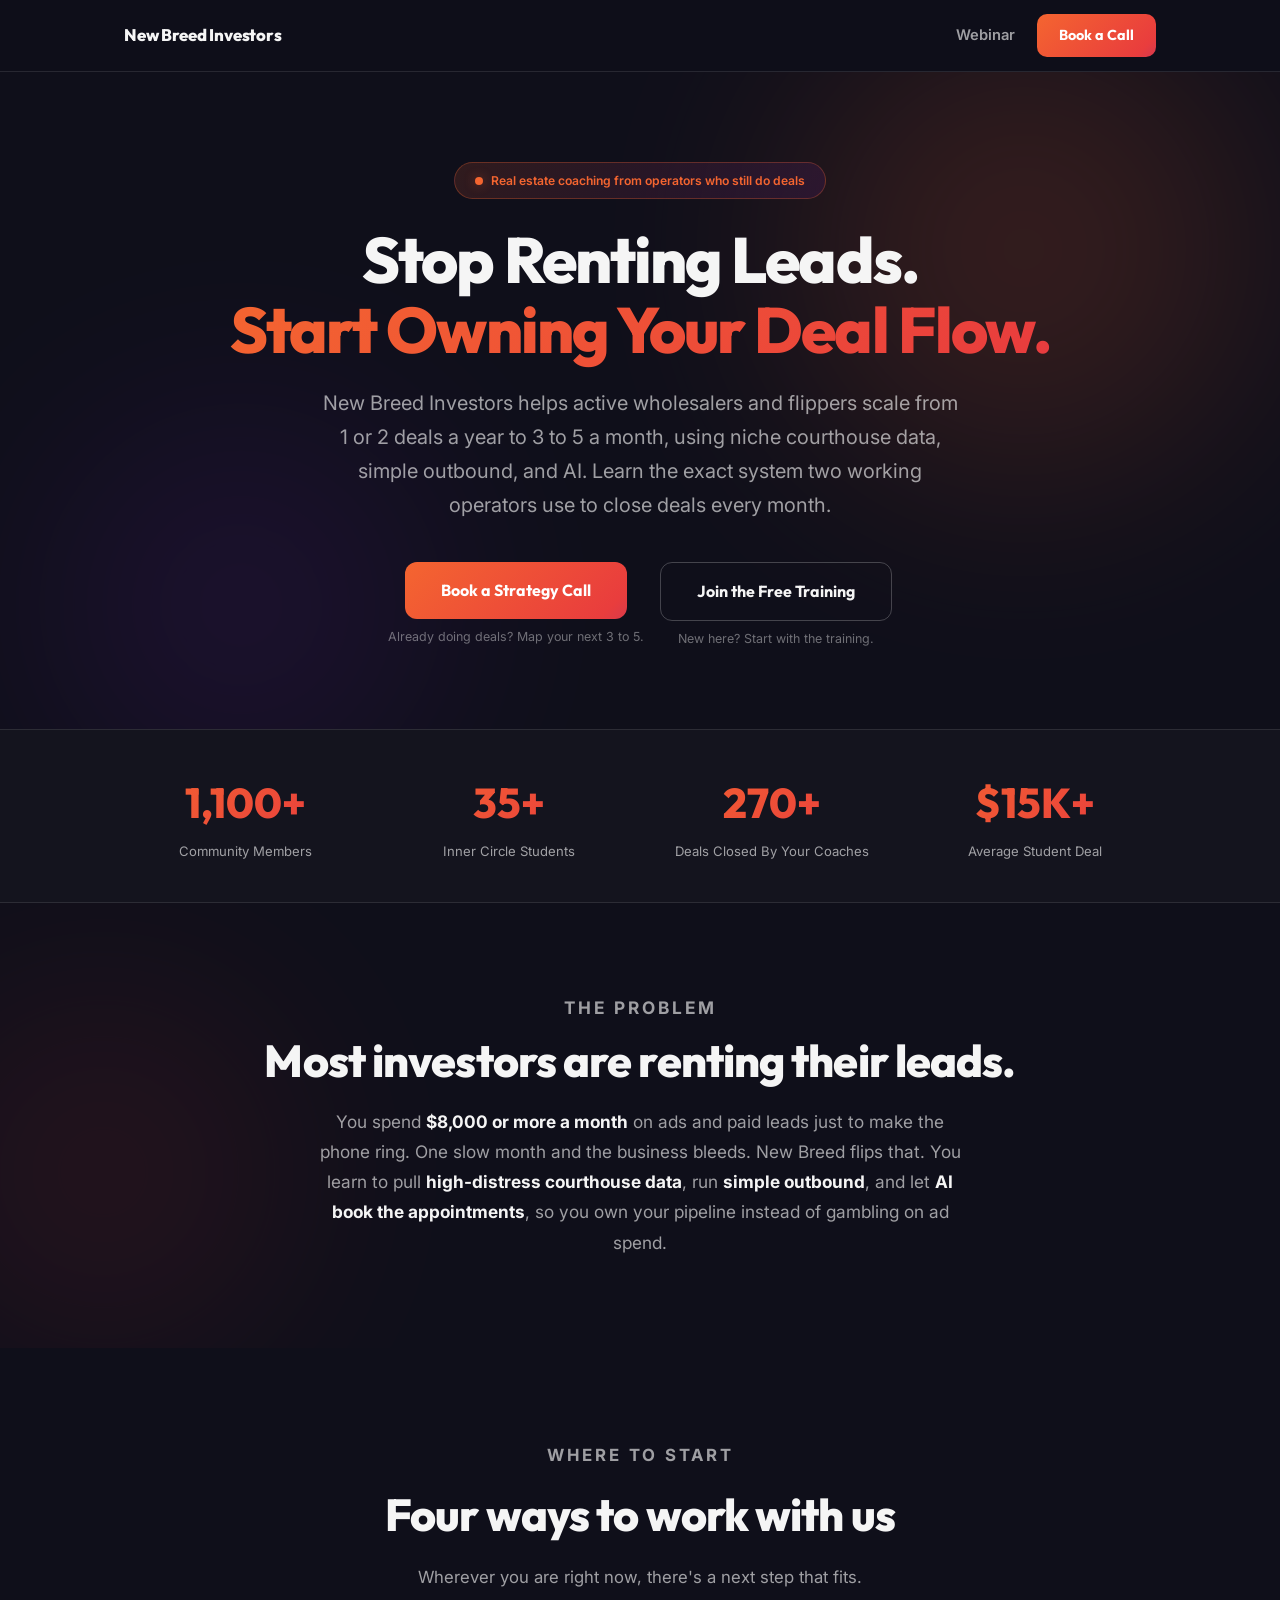
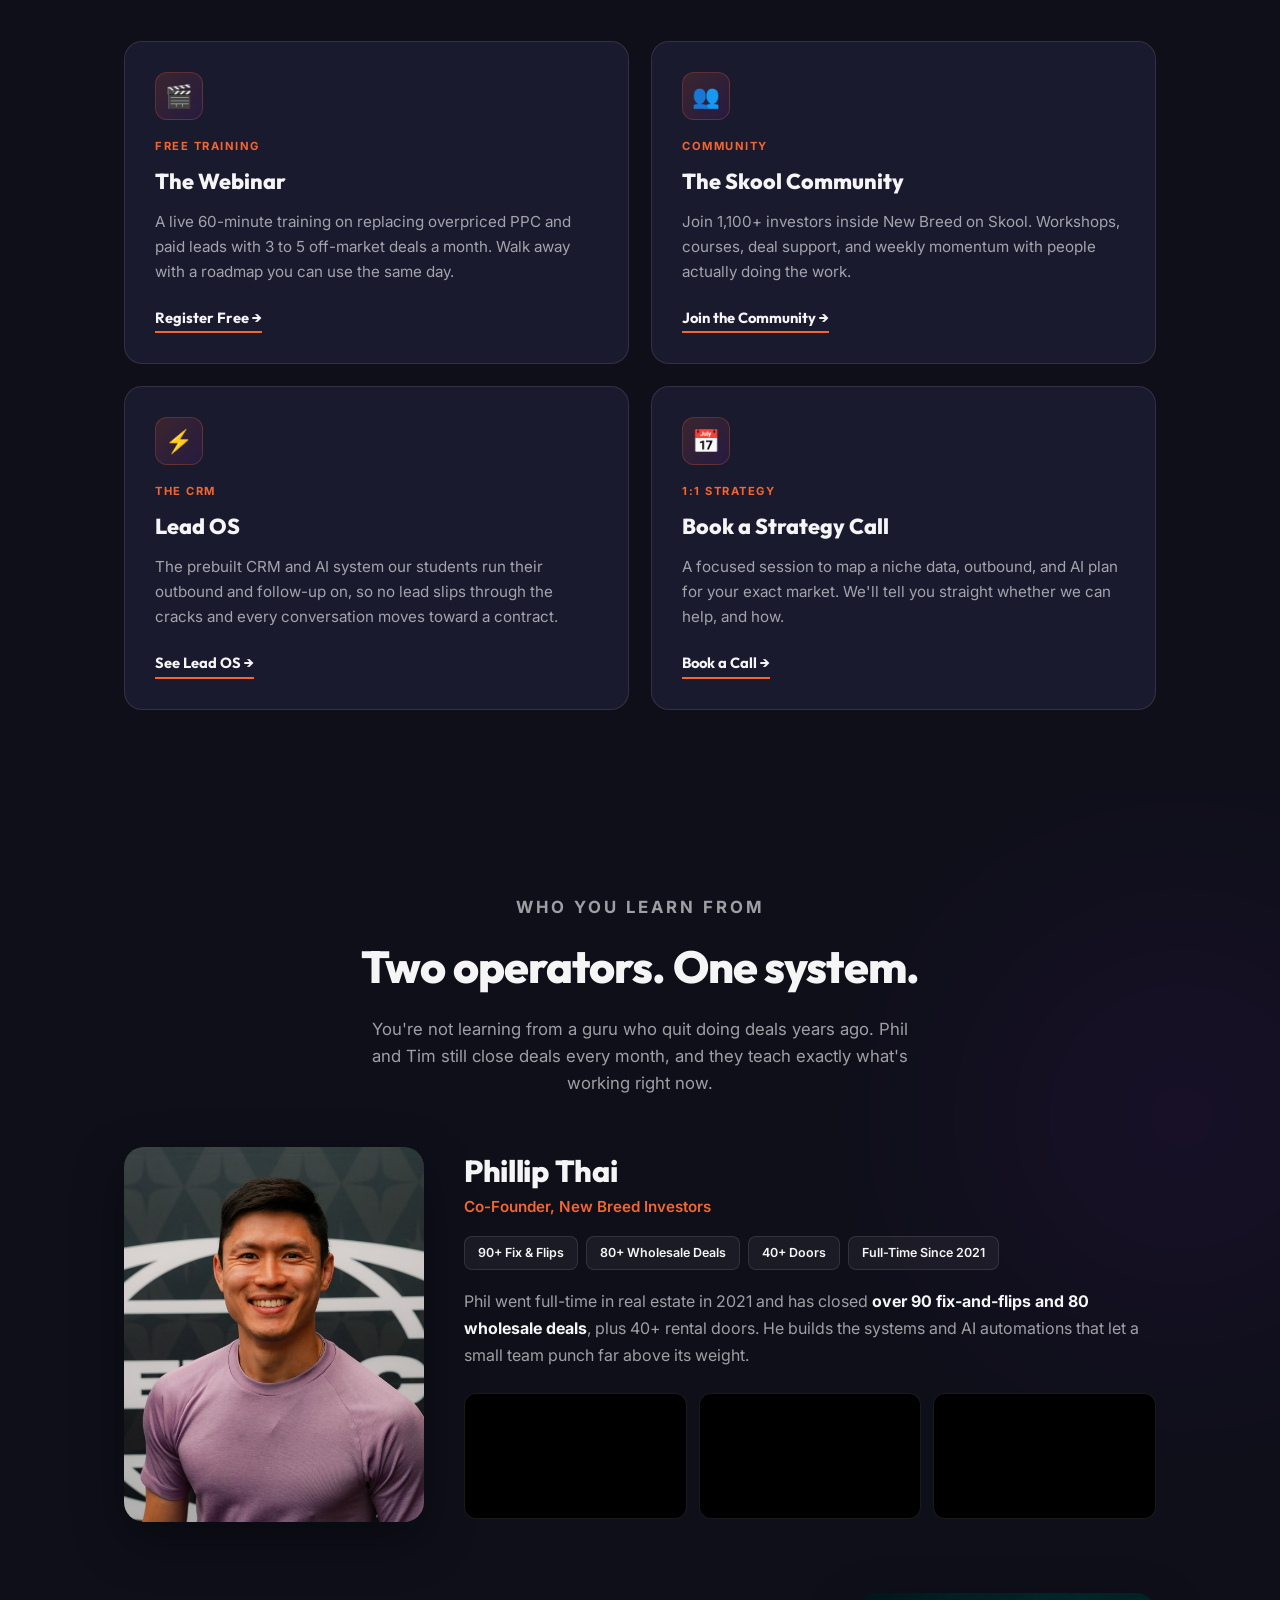
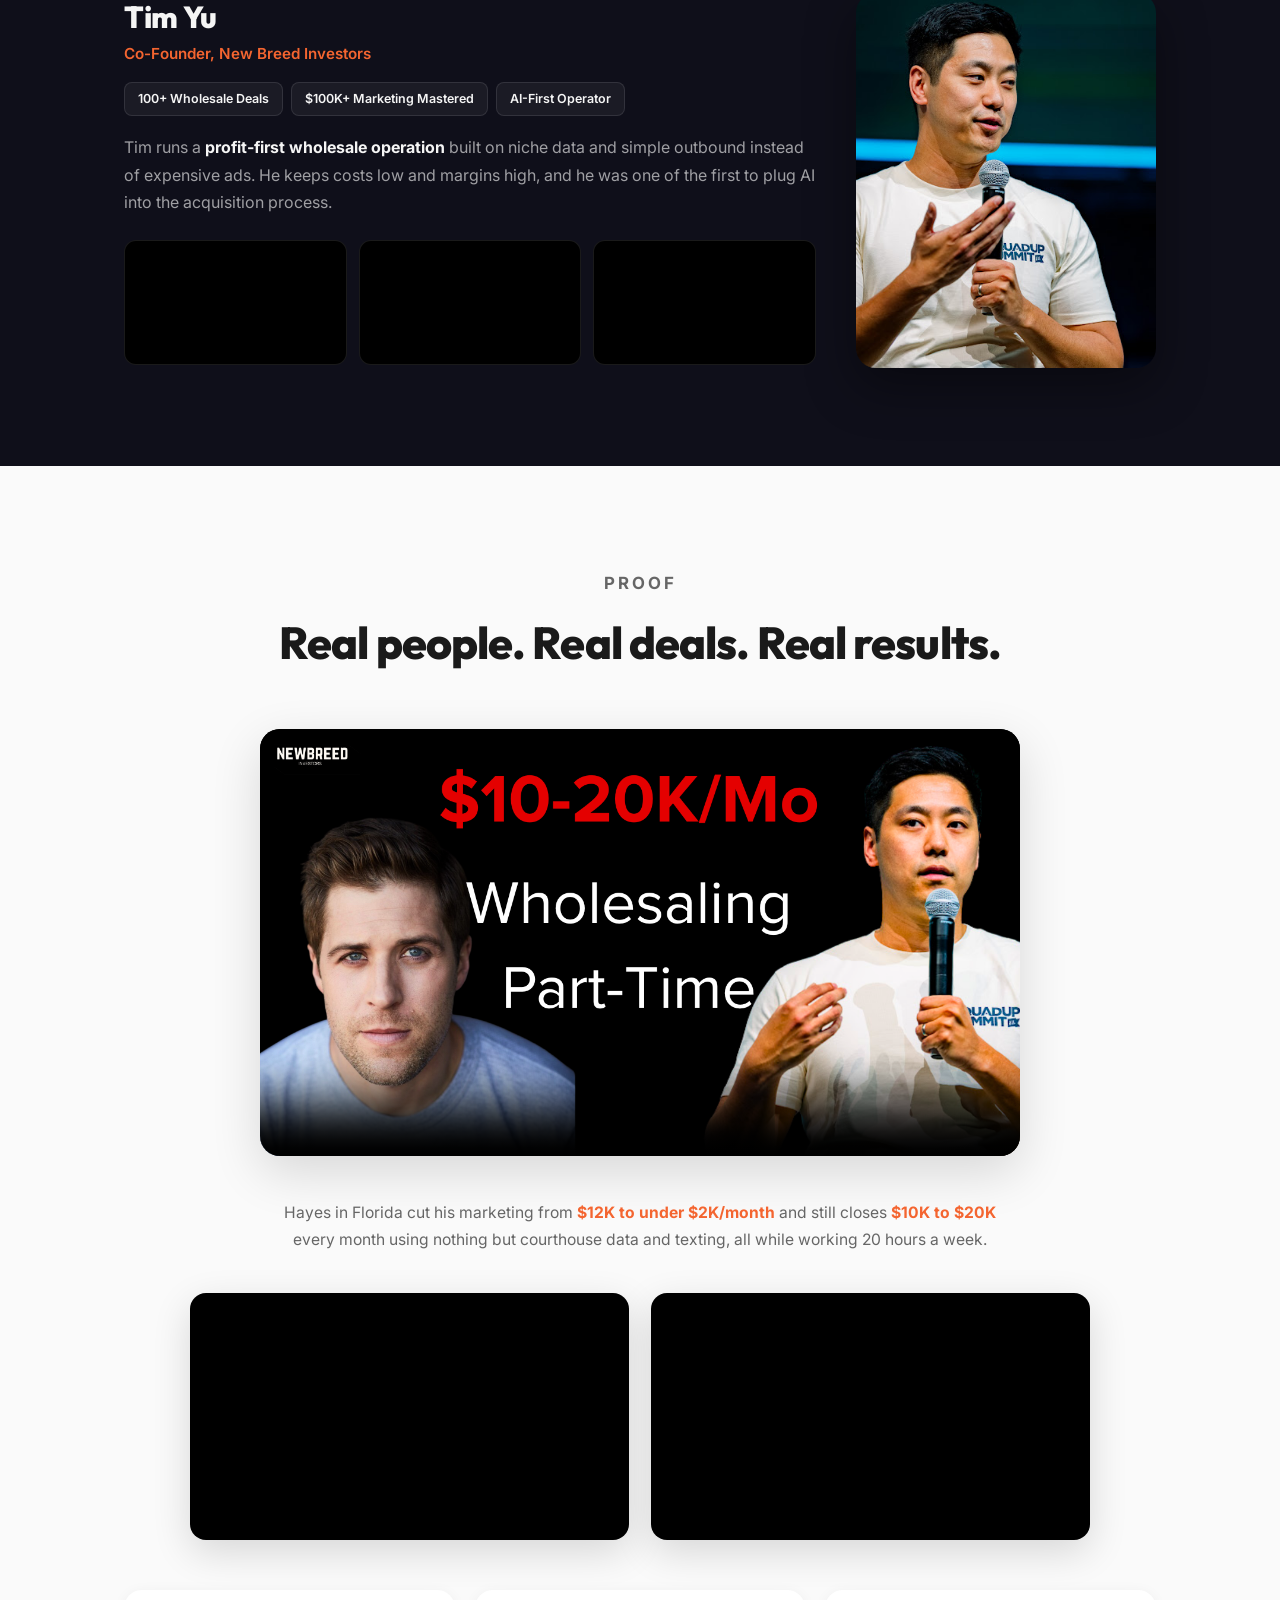
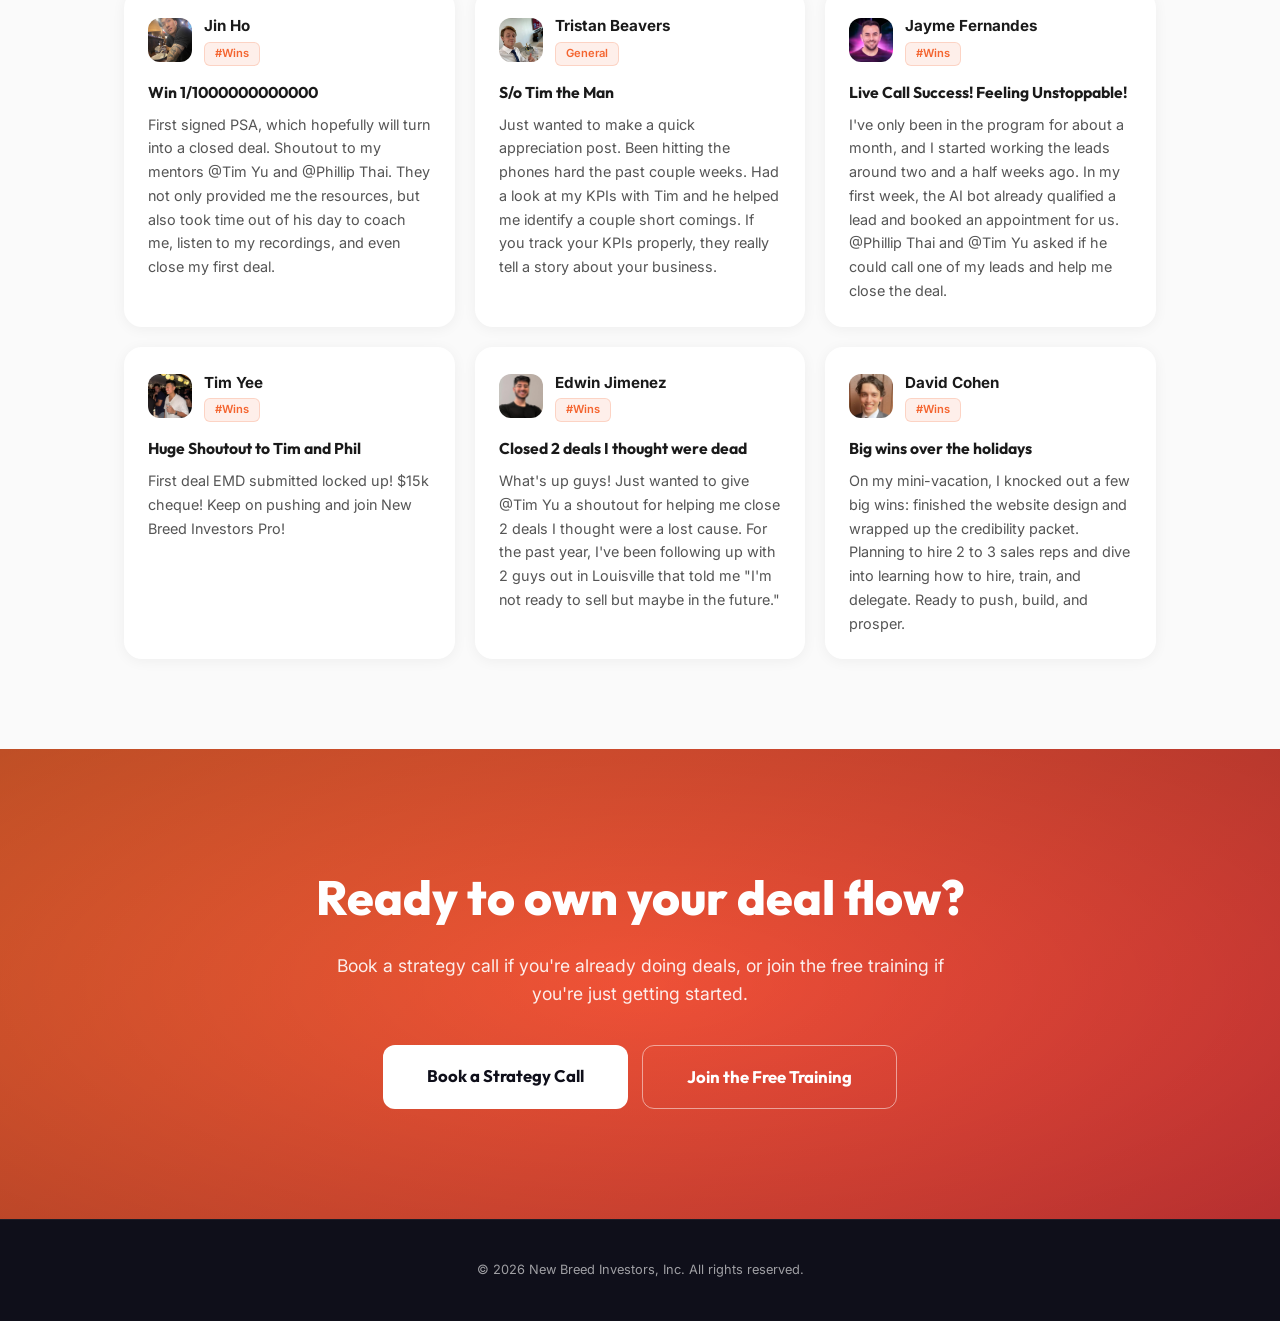
<file: index.html>
<!DOCTYPE html>
<html lang="en">
<head>
    <!-- Google Tag Manager -->
    <script>(function(w,d,s,l,i){w[l]=w[l]||[];w[l].push({'gtm.start':
    new Date().getTime(),event:'gtm.js'});var f=d.getElementsByTagName(s)[0],
    j=d.createElement(s),dl=l!='dataLayer'?'&l='+l:'';j.async=true;j.src=
    'https://www.googletagmanager.com/gtm.js?id='+i+dl;f.parentNode.insertBefore(j,f);
    })(window,document,'script','dataLayer','GTM-KGTLBKV6');</script>
    <!-- End Google Tag Manager -->
    <!-- Microsoft Clarity -->
    <script type="text/javascript">
        (function(c,l,a,r,i,t,y){
            c[a]=c[a]||function(){(c[a].q=c[a].q||[]).push(arguments)};
            t=l.createElement(r);t.async=1;t.src="https://www.clarity.ms/tag/"+i;
            y=l.getElementsByTagName(r)[0];y.parentNode.insertBefore(t,y);
        })(window, document, "clarity", "script", "x556suj2xr");
    </script>
    <!-- End Microsoft Clarity -->
<meta charset="UTF-8">
<meta name="viewport" content="width=device-width, initial-scale=1.0">
<title>New Breed Investors | Scale to 3-5 Deals a Month</title>
<meta name="description" content="New Breed Investors helps active wholesalers and flippers scale to 3-5 off-market deals a month using niche courthouse data, simple outbound, and AI. Taught by two operators who still close deals every month.">
<link href="https://fonts.googleapis.com/css2?family=Inter:wght@300;400;500;600;700;800&family=Outfit:wght@400;500;600;700;800&display=swap" rel="stylesheet">
<style>
*, *::before, *::after { margin: 0; padding: 0; box-sizing: border-box; }
:root {
  --orange: #f46530; --red: #e93d3d; --purple: #6b21a8; --purple-deep: #4c1d95;
  --dark: #0f0f1a; --dark-card: #1a1a2e; --dark-lighter: #252540;
  --text-white: #f5f5f5; --text-muted: rgba(255,255,255,0.6); --text-faint: rgba(255,255,255,0.4);
  --gradient-main: linear-gradient(135deg, #f46530, #e93d3d, #6b21a8);
  --gradient-subtle: linear-gradient(135deg, rgba(244,101,48,0.15), rgba(107,33,168,0.15));
  --glow-orange: rgba(244,101,48,0.4); --glow-purple: rgba(107,33,168,0.3);
  --border: rgba(255,255,255,0.1);
}
html { scroll-behavior: smooth; }
body { font-family: 'Inter', sans-serif; background: var(--dark); color: var(--text-white); line-height: 1.6; overflow-x: hidden; }
h1, h2, h3, h4 { font-family: 'Outfit', sans-serif; }

@keyframes gradientShift { 0% { background-position: 0% 50%; } 50% { background-position: 100% 50%; } 100% { background-position: 0% 50%; } }
@keyframes glow { 0%,100% { opacity: 0.5; } 50% { opacity: 1; } }
@keyframes meshMove { 0% { transform: translate(0,0) scale(1); } 33% { transform: translate(30px,-30px) scale(1.1); } 66% { transform: translate(-20px,20px) scale(0.95); } 100% { transform: translate(0,0) scale(1); } }

.reveal { opacity: 0; transform: translateY(38px); transition: opacity 0.7s cubic-bezier(0.16,1,0.3,1), transform 0.7s cubic-bezier(0.16,1,0.3,1); }
.reveal.visible { opacity: 1; transform: translateY(0); }
.reveal-d1 { transition-delay: 0.1s; } .reveal-d2 { transition-delay: 0.2s; } .reveal-d3 { transition-delay: 0.3s; }

.gradient-text { background: var(--gradient-main); background-size: 200% auto; -webkit-background-clip: text; -webkit-text-fill-color: transparent; background-clip: text; animation: gradientShift 5s ease infinite; }
.eyebrow { font-size: 0.72rem; font-weight: 700; letter-spacing: 3px; text-transform: uppercase; color: var(--orange); }
.section-inner { max-width: 1080px; margin: 0 auto; padding: 0 24px; position: relative; z-index: 1; }

.mesh-orb { position: absolute; border-radius: 50%; filter: blur(110px); pointer-events: none; z-index: 0; }

/* ---------- NAV ---------- */
.nav { position: sticky; top: 0; z-index: 100; background: rgba(15,15,26,0.82); backdrop-filter: blur(18px); border-bottom: 1px solid var(--border); }
.nav-inner { max-width: 1080px; margin: 0 auto; padding: 14px 24px; display: flex; align-items: center; justify-content: space-between; gap: 16px; }
.nav-logo { font-family: 'Outfit', sans-serif; font-weight: 800; font-size: 1.05rem; letter-spacing: -0.01em; color: var(--text-white); text-decoration: none; }
.nav-right { display: flex; align-items: center; gap: 22px; }
.nav-link { color: var(--text-muted); text-decoration: none; font-size: 0.92rem; font-weight: 600; transition: color 0.2s; }
.nav-link:hover { color: var(--text-white); }
.nav-cta { padding: 10px 22px; background: var(--gradient-main); background-size: 200% auto; color: #fff; font-family: 'Outfit', sans-serif; font-weight: 700; font-size: 0.9rem; border-radius: 10px; text-decoration: none; transition: transform 0.2s, box-shadow 0.3s, background-position 0.5s; }
.nav-cta:hover { transform: translateY(-2px); box-shadow: 0 8px 24px var(--glow-orange); background-position: right center; }

/* ---------- BUTTONS ---------- */
.btn-gradient { display: inline-block; padding: 16px 36px; background: var(--gradient-main); background-size: 200% auto; color: #fff; font-family: 'Outfit', sans-serif; font-weight: 700; font-size: 1rem; border: none; border-radius: 12px; text-decoration: none; cursor: pointer; transition: transform 0.2s, box-shadow 0.3s, background-position 0.5s; }
.btn-gradient:hover { transform: translateY(-2px); box-shadow: 0 8px 30px var(--glow-orange), 0 4px 15px var(--glow-purple); background-position: right center; }
.btn-outline { display: inline-block; padding: 16px 36px; background: transparent; color: var(--text-white); font-family: 'Outfit', sans-serif; font-weight: 700; font-size: 1rem; border: 1px solid rgba(255,255,255,0.22); border-radius: 12px; text-decoration: none; transition: border-color 0.2s, transform 0.2s; }
.btn-outline:hover { border-color: rgba(255,255,255,0.5); transform: translateY(-2px); }

/* ---------- HERO ---------- */
.hero { position: relative; overflow: hidden; padding: 90px 0 80px; text-align: center; }
.hero .orb-1 { width: 460px; height: 460px; background: var(--orange); opacity: 0.16; top: -8%; right: 2%; animation: meshMove 12s ease-in-out infinite; }
.hero .orb-2 { width: 380px; height: 380px; background: var(--purple); opacity: 0.15; bottom: -10%; left: 4%; animation: meshMove 16s ease-in-out infinite reverse; }
.hero-badge { display: inline-flex; align-items: center; gap: 8px; padding: 8px 20px; background: var(--gradient-subtle); border: 1px solid rgba(244,101,48,0.3); border-radius: 100px; font-size: 0.76rem; font-weight: 600; color: var(--orange); margin-bottom: 26px; }
.hero-badge .dot { width: 8px; height: 8px; background: var(--orange); border-radius: 50%; animation: glow 2s ease infinite; box-shadow: 0 0 12px var(--glow-orange); }
.hero h1 { font-size: clamp(2.4rem, 5.4vw, 4rem); font-weight: 800; line-height: 1.08; letter-spacing: -0.03em; margin-bottom: 22px; }
.hero .sub { font-size: clamp(1.05rem, 2vw, 1.25rem); color: var(--text-muted); max-width: 640px; margin: 0 auto 40px; line-height: 1.7; }
.hero-cta { display: flex; flex-wrap: wrap; gap: 16px; justify-content: center; align-items: flex-start; }
.hero-cta .cta-col { display: flex; flex-direction: column; align-items: center; gap: 8px; }
.hero-cta .micro { font-size: 0.78rem; color: var(--text-faint); }

/* ---------- STATS BAR ---------- */
.stats { border-top: 1px solid var(--border); border-bottom: 1px solid var(--border); background: rgba(255,255,255,0.02); padding: 40px 0; }
.stats-grid { display: grid; grid-template-columns: repeat(4, 1fr); gap: 20px; text-align: center; }
.stat .num { font-family: 'Outfit', sans-serif; font-size: clamp(1.8rem, 3.4vw, 2.6rem); font-weight: 800; }
.stat .lbl { font-size: 0.82rem; color: var(--text-muted); margin-top: 4px; }

/* ---------- POSITIONING ---------- */
.position { padding: 90px 0; position: relative; overflow: hidden; text-align: center; }
.position .orb-1 { width: 360px; height: 360px; background: var(--red); opacity: 0.1; top: 20%; left: -6%; animation: meshMove 14s ease-in-out infinite; }
.position h2 { font-size: clamp(1.9rem, 3.6vw, 2.8rem); font-weight: 800; letter-spacing: -0.02em; max-width: 780px; margin: 12px auto 20px; line-height: 1.15; }
.position p { font-size: 1.08rem; color: var(--text-muted); max-width: 660px; margin: 0 auto; line-height: 1.75; }
.position p strong { color: var(--text-white); }

/* ---------- OFFER CARDS ---------- */
.offer { padding: 80px 0; }
.section-head { text-align: center; margin-bottom: 50px; }
.section-head h2 { font-size: clamp(1.9rem, 3.6vw, 2.8rem); font-weight: 800; letter-spacing: -0.02em; margin-top: 10px; }
.section-head p { color: var(--text-muted); font-size: 1.05rem; max-width: 560px; margin: 14px auto 0; }
.offer-grid { display: grid; grid-template-columns: repeat(2, 1fr); gap: 22px; }
.offer-card { background: var(--dark-card); border: 1px solid var(--border); border-radius: 18px; padding: 30px; display: flex; flex-direction: column; transition: transform 0.3s cubic-bezier(0.16,1,0.3,1), border-color 0.3s; position: relative; overflow: hidden; }
.offer-card::after { content: ''; position: absolute; top: 0; left: 0; right: 0; height: 3px; background: var(--gradient-main); opacity: 0; transition: opacity 0.3s; }
.offer-card:hover { transform: translateY(-5px); border-color: rgba(244,101,48,0.3); }
.offer-card:hover::after { opacity: 1; }
.offer-icon { width: 48px; height: 48px; border-radius: 12px; background: var(--gradient-subtle); border: 1px solid rgba(244,101,48,0.25); display: flex; align-items: center; justify-content: center; font-size: 1.4rem; margin-bottom: 18px; }
.offer-tag { font-size: 0.7rem; font-weight: 700; letter-spacing: 1.5px; text-transform: uppercase; color: var(--orange); margin-bottom: 8px; }
.offer-card h3 { font-size: 1.35rem; font-weight: 800; margin-bottom: 10px; }
.offer-card p { color: var(--text-muted); font-size: 0.95rem; line-height: 1.65; margin-bottom: 22px; flex-grow: 1; }
.offer-link { align-self: flex-start; font-family: 'Outfit', sans-serif; font-weight: 700; font-size: 0.92rem; color: var(--text-white); text-decoration: none; border-bottom: 2px solid var(--orange); padding-bottom: 2px; transition: gap 0.2s; }
.offer-link:hover { color: var(--orange); }

/* ---------- COACHES ---------- */
.coaches { padding: 90px 0; position: relative; overflow: hidden; }
.coaches .orb-1 { width: 400px; height: 400px; background: var(--purple); opacity: 0.1; top: 10%; right: -8%; animation: meshMove 15s ease-in-out infinite; }
.coach { display: grid; grid-template-columns: 300px 1fr; gap: 40px; align-items: start; margin-bottom: 64px; }
.coach:last-child { margin-bottom: 0; }
.coach.flip { grid-template-columns: 1fr 300px; }
.coach.flip .coach-media { order: 2; }
.coach-photo { width: 100%; aspect-ratio: 4/5; border-radius: 20px; object-fit: cover; box-shadow: 0 18px 50px rgba(0,0,0,0.4); }
.coach-monogram { width: 100%; aspect-ratio: 4/5; border-radius: 20px; background: linear-gradient(135deg, #1a1a2e, #4c1d95); display: flex; align-items: center; justify-content: center; box-shadow: 0 18px 50px rgba(0,0,0,0.4); position: relative; overflow: hidden; }
.coach-monogram::before { content: ''; position: absolute; width: 240px; height: 240px; border-radius: 50%; background: var(--orange); opacity: 0.2; filter: blur(70px); top: -30px; right: -30px; }
.coach-monogram span { font-family: 'Outfit', sans-serif; font-weight: 800; font-size: 4rem; background: var(--gradient-main); -webkit-background-clip: text; -webkit-text-fill-color: transparent; background-clip: text; position: relative; z-index: 1; }
.coach-name { font-size: 1.9rem; font-weight: 800; letter-spacing: -0.01em; }
.coach-role { color: var(--orange); font-weight: 600; font-size: 0.95rem; margin-bottom: 16px; }
.coach-stats { display: flex; flex-wrap: wrap; gap: 8px; margin-bottom: 18px; }
.coach-stat { font-size: 0.78rem; font-weight: 600; color: var(--text-white); background: rgba(255,255,255,0.05); border: 1px solid var(--border); padding: 6px 13px; border-radius: 8px; }
.coach-bio { color: var(--text-muted); font-size: 1rem; line-height: 1.7; margin-bottom: 24px; }
.coach-bio strong { color: var(--text-white); }
.video-row { display: grid; grid-template-columns: repeat(3, 1fr); gap: 12px; }
.video-embed { position: relative; aspect-ratio: 16/9; border-radius: 12px; overflow: hidden; border: 1px solid var(--border); background: #000; }
.video-embed iframe { position: absolute; inset: 0; width: 100%; height: 100%; border: 0; }
/* Placeholder styling (swap the .video-ph div for an <iframe> once you have real links) */
.video-ph { position: absolute; inset: 0; display: flex; flex-direction: column; align-items: center; justify-content: center; gap: 8px; background: linear-gradient(135deg, #1a1a2e, #252540); cursor: default; }
.video-ph .play { width: 42px; height: 42px; border-radius: 50%; background: var(--gradient-main); display: flex; align-items: center; justify-content: center; box-shadow: 0 6px 20px var(--glow-orange); }
.video-ph .play svg { width: 16px; height: 16px; margin-left: 3px; fill: #fff; }
.video-ph .lbl { font-size: 0.72rem; color: var(--text-faint); font-weight: 600; }

/* ---------- TESTIMONIALS ---------- */
.testi { padding: 90px 0; background: #fafafa; color: #1a1a1a; }
.testi .section-head h2 { color: #1a1a1a; }
.testi .section-head p { color: #666; }
.vsl-wrap { max-width: 760px; margin: 0 auto 44px; position: relative; aspect-ratio: 16/9; border-radius: 20px; overflow: hidden; box-shadow: 0 16px 50px rgba(0,0,0,0.14); background: #000; }
.vsl-wrap video { width: 100%; height: 100%; object-fit: cover; }
.vsl-cap { text-align: center; max-width: 720px; margin: 18px auto 0; color: #666; font-size: 0.98rem; line-height: 1.7; }
.vsl-cap .hl { color: var(--orange); font-weight: 700; }
.testi-grid { display: grid; grid-template-columns: repeat(3, 1fr); gap: 20px; max-width: 1080px; margin: 50px auto 0; }
.testi-card { background: #fff; border-radius: 18px; padding: 24px; box-shadow: 0 2px 14px rgba(0,0,0,0.05); text-align: left; transition: transform 0.3s cubic-bezier(0.16,1,0.3,1), box-shadow 0.3s; }
.testi-card:hover { transform: translateY(-5px); box-shadow: 0 14px 40px rgba(0,0,0,0.09); }
.testi-head { display: flex; align-items: center; gap: 12px; margin-bottom: 14px; }
.testi-avatar { width: 44px; height: 44px; border-radius: 12px; object-fit: cover; flex-shrink: 0; }
.testi-name { font-weight: 700; font-size: 0.95rem; color: #1a1a1a; }
.testi-tag { font-size: 0.7rem; font-weight: 600; color: var(--orange); background: rgba(244,101,48,0.1); border: 1px solid rgba(244,101,48,0.2); padding: 2px 10px; border-radius: 6px; display: inline-block; margin-top: 3px; }
.testi-title { font-family: 'Outfit', sans-serif; font-weight: 700; font-size: 0.98rem; color: #1a1a1a; margin-bottom: 8px; }
.testi-body { font-size: 0.9rem; color: #555; line-height: 1.65; }
.video-testi-row { display: grid; grid-template-columns: 1fr 1fr; gap: 22px; max-width: 900px; margin: 40px auto 0; }
.video-testi { position: relative; aspect-ratio: 16/9; border-radius: 16px; overflow: hidden; box-shadow: 0 12px 38px rgba(0,0,0,0.14); background: #000; }
.video-testi iframe { position: absolute; inset: 0; width: 100%; height: 100%; border: 0; }

/* ---------- FINAL CTA ---------- */
.final { padding: 110px 24px; text-align: center; position: relative; overflow: hidden; background: var(--gradient-main); background-size: 200% 200%; animation: gradientShift 6s ease infinite; }
.final::before { content: ''; position: absolute; inset: 0; background: radial-gradient(ellipse at center, transparent 0%, rgba(0,0,0,0.22) 100%); }
.final-inner { position: relative; z-index: 1; max-width: 660px; margin: 0 auto; }
.final h2 { font-size: clamp(2rem, 4vw, 3rem); font-weight: 800; color: #fff; margin-bottom: 16px; }
.final p { color: rgba(255,255,255,0.9); font-size: 1.1rem; margin-bottom: 36px; }
.final .btn-white { display: inline-block; padding: 18px 44px; background: #fff; color: var(--dark); font-family: 'Outfit', sans-serif; font-weight: 700; font-size: 1.05rem; border-radius: 12px; text-decoration: none; transition: transform 0.2s, box-shadow 0.3s; }
.final .btn-white:hover { transform: translateY(-3px); box-shadow: 0 12px 40px rgba(0,0,0,0.2); }
.final .btn-ghost { display: inline-block; padding: 18px 44px; background: transparent; color: #fff; font-family: 'Outfit', sans-serif; font-weight: 700; font-size: 1.05rem; border: 1px solid rgba(255,255,255,0.5); border-radius: 12px; text-decoration: none; transition: background 0.2s; }
.final .btn-ghost:hover { background: rgba(255,255,255,0.12); }
.final-cta-row { display: flex; flex-wrap: wrap; gap: 14px; justify-content: center; }

/* ---------- FOOTER ---------- */
.footer { background: var(--dark); text-align: center; padding: 40px 24px; border-top: 1px solid rgba(255,255,255,0.06); font-size: 0.8rem; color: var(--text-muted); }

/* ---------- RESPONSIVE ---------- */
@media (max-width: 860px) {
  .stats-grid { grid-template-columns: repeat(2, 1fr); gap: 28px 20px; }
  .offer-grid { grid-template-columns: 1fr; }
  .testi-grid { grid-template-columns: 1fr; }
  .coach, .coach.flip { grid-template-columns: 1fr; gap: 24px; }
  .coach.flip .coach-media { order: 0; }
  .coach-media { max-width: 300px; }
}
@media (max-width: 640px) {
  .nav-right { gap: 14px; }
  .nav-link { display: none; }
  .video-row { grid-template-columns: 1fr 1fr; }
}
</style>
</head>
<body>
    <!-- Google Tag Manager (noscript) -->
    <noscript><iframe src="https://www.googletagmanager.com/ns.html?id=GTM-KGTLBKV6"
    height="0" width="0" style="display:none;visibility:hidden"></iframe></noscript>
    <!-- End Google Tag Manager (noscript) -->

<!-- ================= NAV ================= -->
<nav class="nav">
  <div class="nav-inner">
    <a href="/" class="nav-logo">New Breed Investors</a>
    <div class="nav-right">
      <a href="/ws-webinar" class="nav-link">Webinar</a>
      <a href="/start" class="nav-cta">Book a Call</a>
    </div>
  </div>
</nav>

<!-- ================= HERO ================= -->
<section class="hero">
  <div class="mesh-orb orb-1"></div>
  <div class="mesh-orb orb-2"></div>
  <div class="section-inner">
    <div class="hero-badge"><span class="dot"></span> Real estate coaching from operators who still do deals</div>
    <h1>Stop Renting Leads.<br><span class="gradient-text">Start Owning Your Deal Flow.</span></h1>
    <p class="sub">New Breed Investors helps active wholesalers and flippers scale from 1 or 2 deals a year to 3 to 5 a month, using niche courthouse data, simple outbound, and AI. Learn the exact system two working operators use to close deals every month.</p>
    <div class="hero-cta">
      <div class="cta-col">
        <a href="/start" class="btn-gradient">Book a Strategy Call</a>
        <span class="micro">Already doing deals? Map your next 3 to 5.</span>
      </div>
      <div class="cta-col">
        <a href="/ws-webinar" class="btn-outline">Join the Free Training</a>
        <span class="micro">New here? Start with the training.</span>
      </div>
    </div>
  </div>
</section>

<!-- ================= STATS BAR ================= -->
<section class="stats">
  <div class="section-inner">
    <div class="stats-grid">
      <div class="stat reveal"><div class="num gradient-text">1,100+</div><div class="lbl">Community Members</div></div>
      <div class="stat reveal reveal-d1"><div class="num gradient-text">35+</div><div class="lbl">Inner Circle Students</div></div>
      <div class="stat reveal reveal-d2"><div class="num gradient-text">270+</div><div class="lbl">Deals Closed By Your Coaches</div></div>
      <div class="stat reveal reveal-d3"><div class="num gradient-text">$15K+</div><div class="lbl">Average Student Deal</div></div>
    </div>
  </div>
</section>

<!-- ================= POSITIONING ================= -->
<section class="position">
  <div class="mesh-orb orb-1"></div>
  <div class="section-inner">
    <p class="eyebrow reveal">The Problem</p>
    <h2 class="reveal">Most investors are renting their leads.</h2>
    <p class="reveal reveal-d1">You spend <strong>$8,000 or more a month</strong> on ads and paid leads just to make the phone ring. One slow month and the business bleeds. New Breed flips that. You learn to pull <strong>high-distress courthouse data</strong>, run <strong>simple outbound</strong>, and let <strong>AI book the appointments</strong>, so you own your pipeline instead of gambling on ad spend.</p>
  </div>
</section>

<!-- ================= WHAT WE OFFER ================= -->
<section class="offer" id="offer">
  <div class="section-inner">
    <div class="section-head reveal">
      <p class="eyebrow">Where To Start</p>
      <h2>Four ways to work with us</h2>
      <p>Wherever you are right now, there's a next step that fits.</p>
    </div>
    <div class="offer-grid">

      <div class="offer-card reveal">
        <div class="offer-icon">&#127916;</div>
        <div class="offer-tag">Free Training</div>
        <h3>The Webinar</h3>
        <p>A live 60-minute training on replacing overpriced PPC and paid leads with 3 to 5 off-market deals a month. Walk away with a roadmap you can use the same day.</p>
        <a href="/ws-webinar" class="offer-link">Register Free &rarr;</a>
      </div>

      <div class="offer-card reveal reveal-d1" id="community">
        <div class="offer-icon">&#128101;</div>
        <div class="offer-tag">Community</div>
        <h3>The Skool Community</h3>
        <p>Join 1,100+ investors inside New Breed on Skool. Workshops, courses, deal support, and weekly momentum with people actually doing the work.</p>
        <a href="https://www.skool.com/newbreed" target="_blank" rel="noopener" class="offer-link">Join the Community &rarr;</a>
      </div>

      <div class="offer-card reveal" id="crm">
        <div class="offer-icon">&#9889;</div>
        <div class="offer-tag">The CRM</div>
        <h3>Lead OS</h3>
        <p>The prebuilt CRM and AI system our students run their outbound and follow-up on, so no lead slips through the cracks and every conversation moves toward a contract.</p>
        <a href="https://crmleados.com/" target="_blank" rel="noopener" class="offer-link">See Lead OS &rarr;</a>
      </div>

      <div class="offer-card reveal reveal-d1">
        <div class="offer-icon">&#128197;</div>
        <div class="offer-tag">1:1 Strategy</div>
        <h3>Book a Strategy Call</h3>
        <p>A focused session to map a niche data, outbound, and AI plan for your exact market. We'll tell you straight whether we can help, and how.</p>
        <a href="/start" class="offer-link">Book a Call &rarr;</a>
      </div>

    </div>
  </div>
</section>

<!-- ================= THE COACHES ================= -->
<section class="coaches">
  <div class="mesh-orb orb-1"></div>
  <div class="section-inner">
    <div class="section-head reveal">
      <p class="eyebrow">Who You Learn From</p>
      <h2>Two operators. One system.</h2>
      <p>You're not learning from a guru who quit doing deals years ago. Phil and Tim still close deals every month, and they teach exactly what's working right now.</p>
    </div>

    <!-- Coach: Phil -->
    <div class="coach reveal">
      <div class="coach-media">
        <img class="coach-photo" src="images/phillip-thai-headshot.jpg" alt="Phillip Thai">
      </div>
      <div class="coach-body">
        <h3 class="coach-name">Phillip Thai</h3>
        <div class="coach-role">Co-Founder, New Breed Investors</div>
        <div class="coach-stats">
          <span class="coach-stat">90+ Fix &amp; Flips</span>
          <span class="coach-stat">80+ Wholesale Deals</span>
          <span class="coach-stat">40+ Doors</span>
          <span class="coach-stat">Full-Time Since 2021</span>
        </div>
        <p class="coach-bio">Phil went full-time in real estate in 2021 and has closed <strong>over 90 fix-and-flips and 80 wholesale deals</strong>, plus 40+ rental doors. He builds the systems and AI automations that let a small team punch far above its weight.</p>
        <div class="video-row">
          <div class="video-embed"><iframe src="https://www.youtube.com/embed/SUq5YL0lFTc" title="Phillip Thai" loading="lazy" allow="accelerometer; autoplay; clipboard-write; encrypted-media; gyroscope; picture-in-picture; web-share" referrerpolicy="strict-origin-when-cross-origin" allowfullscreen></iframe></div>
          <div class="video-embed"><iframe src="https://www.youtube.com/embed/8DSDAkKYd6Y" title="Phillip Thai" loading="lazy" allow="accelerometer; autoplay; clipboard-write; encrypted-media; gyroscope; picture-in-picture; web-share" referrerpolicy="strict-origin-when-cross-origin" allowfullscreen></iframe></div>
          <div class="video-embed"><iframe src="https://www.youtube.com/embed/-6UKCqyqF-0" title="Phillip Thai" loading="lazy" allow="accelerometer; autoplay; clipboard-write; encrypted-media; gyroscope; picture-in-picture; web-share" referrerpolicy="strict-origin-when-cross-origin" allowfullscreen></iframe></div>
        </div>
      </div>
    </div>

    <!-- Coach: Tim -->
    <div class="coach flip reveal">
      <div class="coach-media">
        <img class="coach-photo" src="images/tim-speaking.jpg" alt="Tim Yu speaking on stage">
      </div>
      <div class="coach-body">
        <h3 class="coach-name">Tim Yu</h3>
        <div class="coach-role">Co-Founder, New Breed Investors</div>
        <div class="coach-stats">
          <span class="coach-stat">100+ Wholesale Deals</span>
          <span class="coach-stat">$100K+ Marketing Mastered</span>
          <span class="coach-stat">AI-First Operator</span>
        </div>
        <p class="coach-bio">Tim runs a <strong>profit-first wholesale operation</strong> built on niche data and simple outbound instead of expensive ads. He keeps costs low and margins high, and he was one of the first to plug AI into the acquisition process.</p>
        <div class="video-row">
          <div class="video-embed"><iframe src="https://www.youtube.com/embed/6GEPqV0K4a8" title="Tim Yu" loading="lazy" allow="accelerometer; autoplay; clipboard-write; encrypted-media; gyroscope; picture-in-picture; web-share" referrerpolicy="strict-origin-when-cross-origin" allowfullscreen></iframe></div>
          <div class="video-embed"><iframe src="https://www.youtube.com/embed/nBU9oWDLsPU" title="Tim Yu" loading="lazy" allow="accelerometer; autoplay; clipboard-write; encrypted-media; gyroscope; picture-in-picture; web-share" referrerpolicy="strict-origin-when-cross-origin" allowfullscreen></iframe></div>
          <div class="video-embed"><iframe src="https://www.youtube.com/embed/Jo-ORgkK2Yw" title="Tim Yu" loading="lazy" allow="accelerometer; autoplay; clipboard-write; encrypted-media; gyroscope; picture-in-picture; web-share" referrerpolicy="strict-origin-when-cross-origin" allowfullscreen></iframe></div>
        </div>
      </div>
    </div>

  </div>
</section>

<!-- ================= TESTIMONIALS ================= -->
<section class="testi">
  <div class="section-inner">
    <div class="section-head reveal">
      <p class="eyebrow">Proof</p>
      <h2>Real people. Real deals. Real results.</h2>
    </div>

    <div class="vsl-wrap reveal">
      <video controls playsinline preload="metadata" poster="images/hayes-tim-vsl-thumbnail.png">
        <source src="https://assets.cdn.filesafe.space/DtZlCxzIoAvbNURI3XeL/media/6956bc39b831c483da881132.mp4" type="video/mp4">
        Your browser does not support the video tag.
      </video>
    </div>
    <p class="vsl-cap reveal">Hayes in Florida cut his marketing from <span class="hl">$12K to under $2K/month</span> and still closes <span class="hl">$10K to $20K</span> every month using nothing but courthouse data and texting, all while working 20 hours a week.</p>

    <div class="video-testi-row reveal">
      <div class="video-testi"><iframe src="https://www.youtube.com/embed/fOqGdadf8go" title="New Breed Investors student win" loading="lazy" allow="accelerometer; autoplay; clipboard-write; encrypted-media; gyroscope; picture-in-picture; web-share" referrerpolicy="strict-origin-when-cross-origin" allowfullscreen></iframe></div>
      <div class="video-testi"><iframe src="https://www.youtube.com/embed/XvkBxISvxKQ" title="New Breed Investors student win" loading="lazy" allow="accelerometer; autoplay; clipboard-write; encrypted-media; gyroscope; picture-in-picture; web-share" referrerpolicy="strict-origin-when-cross-origin" allowfullscreen></iframe></div>
    </div>

    <div class="testi-grid">
      <div class="testi-card reveal">
        <div class="testi-head"><img class="testi-avatar" src="images/jin-ho.jpg" alt="Jin Ho"><div><div class="testi-name">Jin Ho</div><span class="testi-tag">#Wins</span></div></div>
        <div class="testi-title">Win 1/1000000000000</div>
        <div class="testi-body">First signed PSA, which hopefully will turn into a closed deal. Shoutout to my mentors @Tim Yu and @Phillip Thai. They not only provided me the resources, but also took time out of his day to coach me, listen to my recordings, and even close my first deal.</div>
      </div>
      <div class="testi-card reveal reveal-d1">
        <div class="testi-head"><img class="testi-avatar" src="images/tristan-beavers.jpg" alt="Tristan Beavers"><div><div class="testi-name">Tristan Beavers</div><span class="testi-tag">General</span></div></div>
        <div class="testi-title">S/o Tim the Man</div>
        <div class="testi-body">Just wanted to make a quick appreciation post. Been hitting the phones hard the past couple weeks. Had a look at my KPIs with Tim and he helped me identify a couple short comings. If you track your KPIs properly, they really tell a story about your business.</div>
      </div>
      <div class="testi-card reveal reveal-d2">
        <div class="testi-head"><img class="testi-avatar" src="images/jayme-fernandes.jpg" alt="Jayme Fernandes"><div><div class="testi-name">Jayme Fernandes</div><span class="testi-tag">#Wins</span></div></div>
        <div class="testi-title">Live Call Success! Feeling Unstoppable!</div>
        <div class="testi-body">I've only been in the program for about a month, and I started working the leads around two and a half weeks ago. In my first week, the AI bot already qualified a lead and booked an appointment for us. @Phillip Thai and @Tim Yu asked if he could call one of my leads and help me close the deal.</div>
      </div>
      <div class="testi-card reveal">
        <div class="testi-head"><img class="testi-avatar" src="images/tim-yee.jpg" alt="Tim Yee"><div><div class="testi-name">Tim Yee</div><span class="testi-tag">#Wins</span></div></div>
        <div class="testi-title">Huge Shoutout to Tim and Phil</div>
        <div class="testi-body">First deal EMD submitted locked up! $15k cheque! Keep on pushing and join New Breed Investors Pro!</div>
      </div>
      <div class="testi-card reveal reveal-d1">
        <div class="testi-head"><img class="testi-avatar" src="images/edwin-jimenez.jpg" alt="Edwin Jimenez"><div><div class="testi-name">Edwin Jimenez</div><span class="testi-tag">#Wins</span></div></div>
        <div class="testi-title">Closed 2 deals I thought were dead</div>
        <div class="testi-body">What's up guys! Just wanted to give @Tim Yu a shoutout for helping me close 2 deals I thought were a lost cause. For the past year, I've been following up with 2 guys out in Louisville that told me "I'm not ready to sell but maybe in the future."</div>
      </div>
      <div class="testi-card reveal reveal-d2">
        <div class="testi-head"><img class="testi-avatar" src="images/david-cohen.jpg" alt="David Cohen"><div><div class="testi-name">David Cohen</div><span class="testi-tag">#Wins</span></div></div>
        <div class="testi-title">Big wins over the holidays</div>
        <div class="testi-body">On my mini-vacation, I knocked out a few big wins: finished the website design and wrapped up the credibility packet. Planning to hire 2 to 3 sales reps and dive into learning how to hire, train, and delegate. Ready to push, build, and prosper.</div>
      </div>
    </div>
  </div>
</section>

<!-- ================= FINAL CTA ================= -->
<section class="final">
  <div class="final-inner">
    <h2>Ready to own your deal flow?</h2>
    <p>Book a strategy call if you're already doing deals, or join the free training if you're just getting started.</p>
    <div class="final-cta-row">
      <a href="/start" class="btn-white">Book a Strategy Call</a>
      <a href="/ws-webinar" class="btn-ghost">Join the Free Training</a>
    </div>
  </div>
</section>

<!-- ================= FOOTER ================= -->
<footer class="footer">
  <p>&copy; 2026 New Breed Investors, Inc. All rights reserved.</p>
</footer>

<script>
  var revealObserver = new IntersectionObserver(function (entries) {
    entries.forEach(function (e) { if (e.isIntersecting) e.target.classList.add('visible'); });
  }, { threshold: 0.12, rootMargin: '0px 0px -40px 0px' });
  document.querySelectorAll('.reveal').forEach(function (el) { revealObserver.observe(el); });
</script>
</body>
</html>
</file>
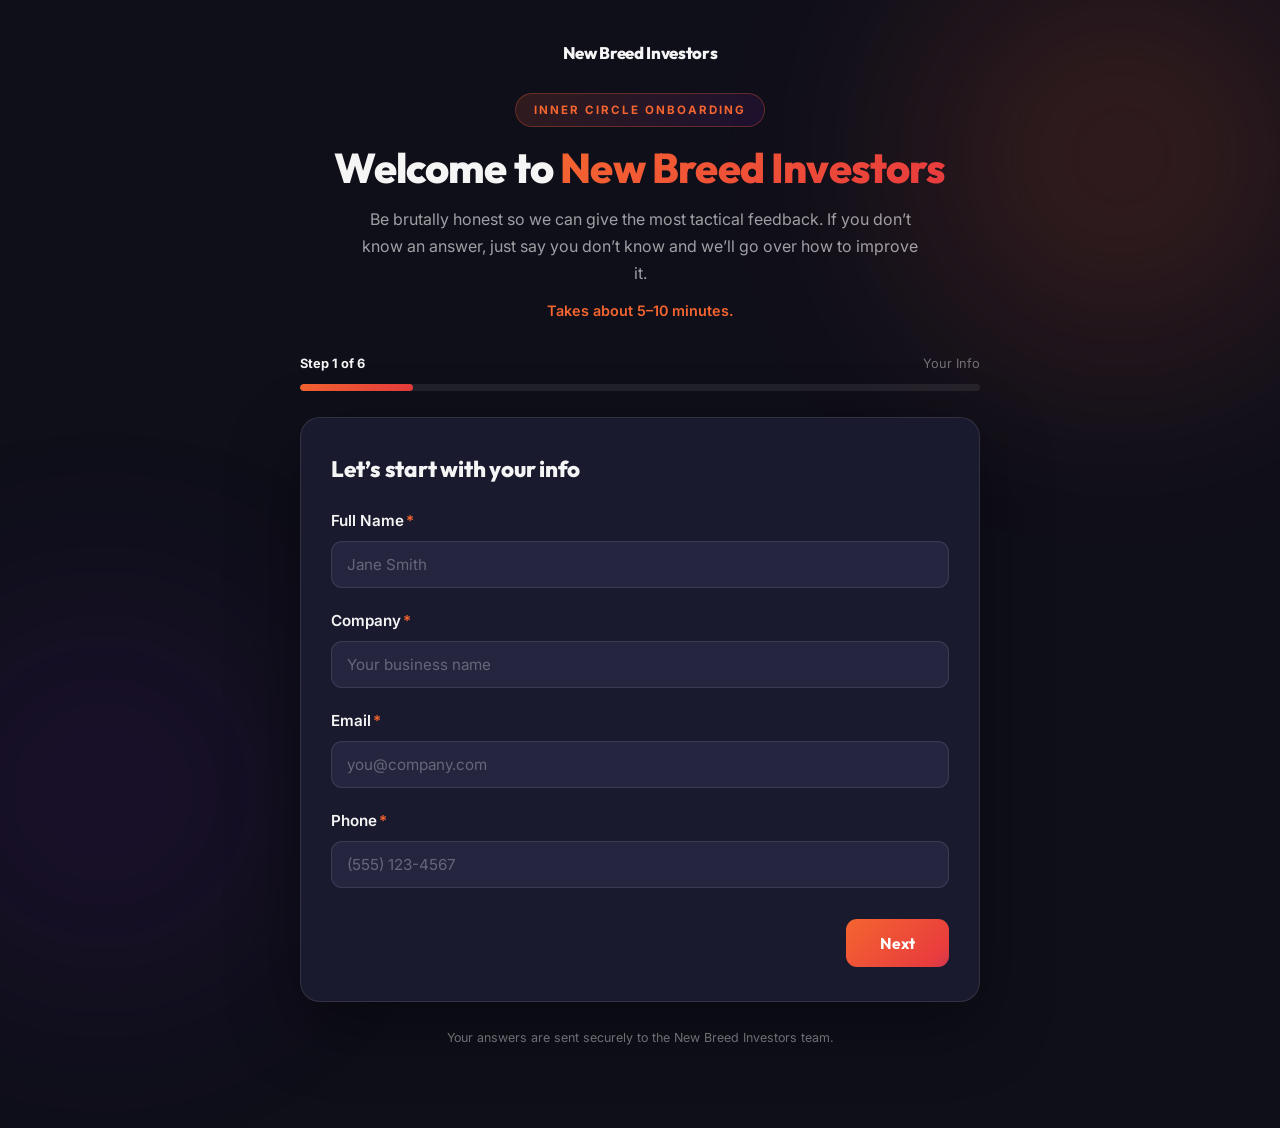
<file: onboarding/index.html>
<!DOCTYPE html>
<html lang="en">
<head>
    <!-- Google Tag Manager -->
    <script>(function(w,d,s,l,i){w[l]=w[l]||[];w[l].push({'gtm.start':
    new Date().getTime(),event:'gtm.js'});var f=d.getElementsByTagName(s)[0],
    j=d.createElement(s),dl=l!='dataLayer'?'&l='+l:'';j.async=true;j.src=
    'https://www.googletagmanager.com/gtm.js?id='+i+dl;f.parentNode.insertBefore(j,f);
    })(window,document,'script','dataLayer','GTM-KGTLBKV6');</script>
    <!-- End Google Tag Manager -->
    <!-- Microsoft Clarity -->
    <script type="text/javascript">
        (function(c,l,a,r,i,t,y){
            c[a]=c[a]||function(){(c[a].q=c[a].q||[]).push(arguments)};
            t=l.createElement(r);t.async=1;t.src="https://www.clarity.ms/tag/"+i;
            y=l.getElementsByTagName(r)[0];y.parentNode.insertBefore(t,y);
        })(window, document, "clarity", "script", "x556suj2xr");
    </script>
    <!-- End Microsoft Clarity -->
<meta charset="UTF-8">
<meta name="viewport" content="width=device-width, initial-scale=1.0">
<title>Inner Circle Onboarding | New Breed Investors</title>
<meta name="description" content="New Breed Investors Inner Circle onboarding questionnaire.">
<meta name="robots" content="noindex, nofollow">
<link href="https://fonts.googleapis.com/css2?family=Inter:wght@300;400;500;600;700;800&family=Outfit:wght@400;500;600;700;800&display=swap" rel="stylesheet">
<style>
*, *::before, *::after { margin: 0; padding: 0; box-sizing: border-box; }
:root {
  --orange: #f46530; --red: #e93d3d; --purple: #6b21a8; --purple-deep: #4c1d95;
  --dark: #0f0f1a; --dark-card: #1a1a2e; --dark-lighter: #252540;
  --text-white: #f5f5f5; --text-muted: rgba(255,255,255,0.6); --text-faint: rgba(255,255,255,0.4);
  --gradient-main: linear-gradient(135deg, #f46530, #e93d3d, #6b21a8);
  --gradient-subtle: linear-gradient(135deg, rgba(244,101,48,0.15), rgba(107,33,168,0.15));
  --glow-orange: rgba(244,101,48,0.4); --glow-purple: rgba(107,33,168,0.3);
  --border: rgba(255,255,255,0.1);
}
html { scroll-behavior: smooth; }
body { font-family: 'Inter', sans-serif; background: var(--dark); color: var(--text-white); line-height: 1.6; overflow-x: hidden; min-height: 100vh; }
h1, h2, h3, h4 { font-family: 'Outfit', sans-serif; }

@keyframes gradientShift { 0% { background-position: 0% 50%; } 50% { background-position: 100% 50%; } 100% { background-position: 0% 50%; } }
@keyframes meshMove { 0% { transform: translate(0,0) scale(1); } 33% { transform: translate(30px,-30px) scale(1.1); } 66% { transform: translate(-20px,20px) scale(0.95); } 100% { transform: translate(0,0) scale(1); } }
@keyframes fadeUp { from { opacity: 0; transform: translateY(16px); } to { opacity: 1; transform: translateY(0); } }
@keyframes popIn { 0% { transform: scale(0.6); opacity: 0; } 60% { transform: scale(1.1); } 100% { transform: scale(1); opacity: 1; } }

.mesh-orb { position: fixed; border-radius: 50%; filter: blur(110px); pointer-events: none; z-index: 0; }
.orb-1 { width: 420px; height: 420px; background: var(--orange); opacity: 0.16; top: -6%; right: -4%; animation: meshMove 12s ease-in-out infinite; }
.orb-2 { width: 360px; height: 360px; background: var(--purple); opacity: 0.14; bottom: -8%; left: -6%; animation: meshMove 16s ease-in-out infinite reverse; }

.gradient-text { background: var(--gradient-main); background-size: 200% auto; -webkit-background-clip: text; -webkit-text-fill-color: transparent; background-clip: text; animation: gradientShift 4s ease infinite; }

/* ---- Shell ---- */
.wrap { position: relative; z-index: 1; max-width: 720px; margin: 0 auto; padding: 40px 20px 80px; }
.brand { text-align: center; margin-bottom: 26px; }
.brand-name { font-family: 'Outfit', sans-serif; font-weight: 800; font-size: 1.05rem; letter-spacing: -0.02em; color: var(--text-white); }
.eyebrow { display: inline-flex; align-items: center; gap: 8px; padding: 7px 18px; background: var(--gradient-subtle); border: 1px solid rgba(244,101,48,0.3); border-radius: 100px; font-size: 0.72rem; font-weight: 700; letter-spacing: 2px; text-transform: uppercase; color: var(--orange); margin-bottom: 18px; }
.intro { text-align: center; margin-bottom: 30px; }
.intro h1 { font-size: clamp(1.8rem, 4vw, 2.6rem); font-weight: 800; line-height: 1.12; letter-spacing: -0.02em; margin-bottom: 14px; }
.intro p { font-size: 1rem; color: var(--text-muted); line-height: 1.7; max-width: 560px; margin: 0 auto; }
.intro .warmup { margin-top: 12px; font-size: 0.9rem; color: var(--orange); font-weight: 600; }

/* ---- Progress ---- */
.progress { margin-bottom: 26px; }
.progress-meta { display: flex; justify-content: space-between; align-items: baseline; margin-bottom: 10px; }
.progress-step { font-size: 0.8rem; font-weight: 700; color: var(--text-white); }
.progress-label { font-size: 0.8rem; color: var(--text-faint); }
.progress-track { height: 7px; background: rgba(255,255,255,0.08); border-radius: 100px; overflow: hidden; }
.progress-fill { height: 100%; width: 16.66%; background: var(--gradient-main); background-size: 200% auto; border-radius: 100px; transition: width 0.4s cubic-bezier(0.16,1,0.3,1); }

/* ---- Card / Steps ---- */
.card { background: var(--dark-card); border: 1px solid var(--border); border-radius: 20px; padding: 34px 30px; box-shadow: 0 24px 70px rgba(0,0,0,0.4); }
.step { display: none; animation: fadeUp 0.4s ease both; }
.step.active { display: block; }
.step-head { margin-bottom: 22px; }
.step-head h2 { font-size: 1.4rem; font-weight: 800; letter-spacing: -0.01em; }
.step-head .step-sub { font-size: 0.88rem; color: var(--text-muted); margin-top: 6px; line-height: 1.5; }

/* ---- Fields ---- */
.field { margin-bottom: 22px; }
.field > label.q, .field > .q { display: block; font-size: 0.95rem; font-weight: 600; color: var(--text-white); margin-bottom: 9px; line-height: 1.45; }
.field .req { color: var(--orange); margin-left: 2px; }
.field .opt-tag { font-size: 0.72rem; color: var(--text-faint); font-weight: 500; margin-left: 6px; }
.field .help { font-size: 0.82rem; color: var(--text-faint); margin: -4px 0 9px; line-height: 1.45; }
input[type=text], input[type=email], input[type=tel], textarea, select {
  width: 100%; padding: 13px 15px; background: var(--dark-lighter); border: 1px solid var(--border);
  border-radius: 11px; color: var(--text-white); font-family: 'Inter', sans-serif; font-size: 0.95rem; transition: border-color 0.2s, box-shadow 0.2s;
}
input::placeholder, textarea::placeholder { color: rgba(255,255,255,0.3); }
input:focus, textarea:focus, select:focus { outline: none; border-color: var(--orange); box-shadow: 0 0 0 3px rgba(244,101,48,0.15); }
textarea { min-height: 92px; resize: vertical; }
select { appearance: none; background-image: url("data:image/svg+xml,%3Csvg xmlns='http://www.w3.org/2000/svg' width='14' height='14' viewBox='0 0 24 24' fill='none' stroke='%23f46530' stroke-width='3'%3E%3Cpath d='M6 9l6 6 6-6'/%3E%3C/svg%3E"); background-repeat: no-repeat; background-position: right 15px center; padding-right: 40px; cursor: pointer; }
select option { background: var(--dark-card); color: var(--text-white); }

/* ---- Choices ---- */
.choice-group { display: flex; flex-direction: column; gap: 9px; }
.opt { display: flex; align-items: center; gap: 11px; padding: 12px 15px; background: var(--dark-lighter); border: 1px solid var(--border); border-radius: 11px; cursor: pointer; font-size: 0.92rem; color: var(--text-white); transition: border-color 0.2s, background 0.2s; }
.opt:hover { border-color: rgba(244,101,48,0.4); }
.opt input { width: 18px; height: 18px; accent-color: var(--orange); flex-shrink: 0; cursor: pointer; }
.opt.checked { border-color: var(--orange); background: rgba(244,101,48,0.08); }
.other-input { margin-top: 9px; display: none; }
.other-input.show { display: block; animation: fadeUp 0.25s ease both; }

.err-msg { color: var(--red); font-size: 0.8rem; margin-top: 7px; display: none; }
.field.has-error input, .field.has-error textarea, .field.has-error select { border-color: var(--red); }
.field.has-error .err-msg, .choice-group.has-error ~ .err-msg { display: block; }

/* ---- Nav ---- */
.step-nav { display: flex; justify-content: space-between; align-items: center; gap: 14px; margin-top: 30px; }
.btn { font-family: 'Outfit', sans-serif; font-weight: 700; border: none; border-radius: 11px; cursor: pointer; text-decoration: none; transition: transform 0.2s, box-shadow 0.3s, background-position 0.5s, opacity 0.2s; }
.btn-gradient { padding: 14px 34px; background: var(--gradient-main); background-size: 200% auto; color: #fff; font-size: 0.98rem; }
.btn-gradient:hover { transform: translateY(-2px); box-shadow: 0 8px 26px var(--glow-orange), 0 4px 14px var(--glow-purple); background-position: right center; }
.btn-gradient[disabled] { opacity: 0.6; cursor: default; transform: none; box-shadow: none; }
.btn-ghost { padding: 14px 26px; background: transparent; color: var(--text-muted); border: 1px solid var(--border); font-size: 0.92rem; }
.btn-ghost:hover { color: var(--text-white); border-color: rgba(255,255,255,0.3); }
.btn-ghost.hidden { visibility: hidden; }

/* ---- Success ---- */
.success { display: none; text-align: center; padding: 20px 10px 10px; animation: fadeUp 0.5s ease both; }
.success.show { display: block; }
.success-check { width: 82px; height: 82px; margin: 0 auto 24px; border-radius: 50%; background: var(--gradient-main); display: flex; align-items: center; justify-content: center; box-shadow: 0 12px 40px var(--glow-orange); animation: popIn 0.5s cubic-bezier(0.16,1,0.3,1) both; }
.success-check svg { width: 40px; height: 40px; stroke: #fff; stroke-width: 3; fill: none; }
.success h2 { font-size: 1.8rem; font-weight: 800; margin-bottom: 12px; }
.success p { color: var(--text-muted); font-size: 1.05rem; max-width: 440px; margin: 0 auto; }

.footer-note { text-align: center; margin-top: 26px; font-size: 0.78rem; color: var(--text-faint); }

@media (max-width: 560px) {
  .card { padding: 26px 20px; }
  .wrap { padding: 28px 16px 60px; }
  .btn-gradient, .btn-ghost { padding: 13px 22px; }
}
</style>
</head>
<body>
    <!-- Google Tag Manager (noscript) -->
    <noscript><iframe src="https://www.googletagmanager.com/ns.html?id=GTM-KGTLBKV6"
    height="0" width="0" style="display:none;visibility:hidden"></iframe></noscript>
    <!-- End Google Tag Manager (noscript) -->

<div class="mesh-orb orb-1"></div>
<div class="mesh-orb orb-2"></div>

<div class="wrap">
  <div class="brand"><span class="brand-name">New Breed Investors</span></div>

  <div class="intro" id="intro">
    <span class="eyebrow">Inner Circle Onboarding</span>
    <h1>Welcome to <span class="gradient-text">New Breed Investors</span></h1>
    <p>Be brutally honest so we can give the most tactical feedback. If you don&rsquo;t know an answer, just say you don&rsquo;t know and we&rsquo;ll go over how to improve it.</p>
    <p class="warmup">Takes about 5&ndash;10 minutes.</p>
  </div>

  <form id="onboarding-form" novalidate>
    <!-- Progress -->
    <div class="progress" id="progress">
      <div class="progress-meta">
        <span class="progress-step" id="progressStep">Step 1 of 6</span>
        <span class="progress-label" id="progressLabel">Your Info</span>
      </div>
      <div class="progress-track"><div class="progress-fill" id="progressFill"></div></div>
    </div>

    <div class="card">

      <!-- ============ STEP 1: YOUR INFO ============ -->
      <section class="step active" data-label="Your Info">
        <div class="step-head"><h2>Let&rsquo;s start with your info</h2></div>

        <div class="field">
          <label class="q" for="full_name">Full Name<span class="req">*</span></label>
          <input type="text" id="full_name" name="full_name" data-req="1" placeholder="Jane Smith" required>
          <p class="err-msg">Please enter your name.</p>
        </div>
        <div class="field">
          <label class="q" for="company">Company<span class="req">*</span></label>
          <input type="text" id="company" name="company" data-req="1" placeholder="Your business name" required>
          <p class="err-msg">Please enter your company.</p>
        </div>
        <div class="field">
          <label class="q" for="email">Email<span class="req">*</span></label>
          <input type="email" id="email" name="email" data-req="1" data-email="1" placeholder="you@company.com" required>
          <p class="err-msg">Please enter a valid email.</p>
        </div>
        <div class="field">
          <label class="q" for="phone">Phone<span class="req">*</span></label>
          <input type="tel" id="phone" name="phone" data-req="1" placeholder="(555) 123-4567" required>
          <p class="err-msg">Please enter your phone number.</p>
        </div>
      </section>

      <!-- ============ STEP 2: BUSINESS SNAPSHOT ============ -->
      <section class="step" data-label="Business Snapshot">
        <div class="step-head"><h2>Business Snapshot</h2></div>

        <div class="field">
          <label class="q" for="market">What market(s) are you in?</label>
          <textarea id="market" name="market" placeholder="City / state markets you operate in"></textarea>
        </div>
        <div class="field">
          <label class="q" for="years_wholesaling">How long have you been wholesaling?</label>
          <input type="text" id="years_wholesaling" name="years_wholesaling" placeholder="e.g. 2 years">
        </div>

        <div class="field">
          <span class="q">What is your team structure? (mark what you have)<span class="req">*</span></span>
          <div class="choice-group" data-required="1" data-type="checkbox">
            <label class="opt"><input type="checkbox" name="team_structure" value="Solo or Partners"> Solo or Partners</label>
            <label class="opt"><input type="checkbox" name="team_structure" value="Have Cold Callers / VAs"> Have Cold Callers / VAs</label>
            <label class="opt"><input type="checkbox" name="team_structure" value="Have Acquisition Reps"> Have Acquisition Reps</label>
            <label class="opt"><input type="checkbox" name="team_structure" value="Have a Disposition Lead"> Have a Disposition Lead</label>
            <label class="opt"><input type="checkbox" name="team_structure" value="You have Directors in Place"> You have Directors in Place</label>
            <label class="opt"><input type="checkbox" name="team_structure" value="Other" class="js-other"> Other</label>
          </div>
          <input type="text" class="other-input" name="team_structure_other" placeholder="Please specify">
          <p class="err-msg">Please select at least one.</p>
        </div>

        <div class="field">
          <span class="q">Main exit type last 90 days<span class="req">*</span></span>
          <div class="choice-group" data-required="1" data-type="checkbox">
            <label class="opt"><input type="checkbox" name="main_exit_type" value="Wholesale"> Wholesale</label>
            <label class="opt"><input type="checkbox" name="main_exit_type" value="Novation"> Novation</label>
            <label class="opt"><input type="checkbox" name="main_exit_type" value="Double Close"> Double Close</label>
            <label class="opt"><input type="checkbox" name="main_exit_type" value="Wholetail"> Wholetail</label>
            <label class="opt"><input type="checkbox" name="main_exit_type" value="Retail Listings (MLS)"> Retail Listings (MLS)</label>
            <label class="opt"><input type="checkbox" name="main_exit_type" value="Flip"> Flip</label>
            <label class="opt"><input type="checkbox" name="main_exit_type" value="Other" class="js-other"> Other</label>
          </div>
          <input type="text" class="other-input" name="main_exit_type_other" placeholder="Please specify">
          <p class="err-msg">Please select at least one.</p>
        </div>

        <div class="field">
          <label class="q" for="exit_type_percentages">Exit types last 90 days &mdash; % of deals (please write it out)<span class="req">*</span></label>
          <textarea id="exit_type_percentages" name="exit_type_percentages" data-req="1" placeholder="e.g. 70% wholesale, 20% novation, 10% flip"></textarea>
          <p class="err-msg">Please fill this in.</p>
        </div>
      </section>

      <!-- ============ STEP 3: DEAL FLOW & PIPELINE KPIs ============ -->
      <section class="step" data-label="Deal Flow & Pipeline">
        <div class="step-head">
          <h2>Deal Flow &amp; Pipeline KPIs</h2>
          <p class="step-sub">Last 90 days. Answer in totals and, where you can, &ldquo;per month&rdquo; so we can see averages.</p>
        </div>

        <div class="field">
          <label class="q" for="signed_contracts">Signed Contracts<span class="req">*</span></label>
          <input type="text" id="signed_contracts" name="signed_contracts" data-req="1" placeholder="e.g. 12 total / 4 per month">
          <p class="err-msg">Please fill this in.</p>
        </div>
        <div class="field">
          <label class="q" for="closed_assigned_deals">Closed / Assigned Deals<span class="req">*</span></label>
          <input type="text" id="closed_assigned_deals" name="closed_assigned_deals" data-req="1" placeholder="e.g. 8 total / ~2.6 per month">
          <p class="err-msg">Please fill this in.</p>
        </div>
        <div class="field">
          <label class="q" for="avg_gross_profit">Average gross profit per closed deal<span class="opt-tag">optional</span></label>
          <p class="help">Assignment / net before overhead.</p>
          <input type="text" id="avg_gross_profit" name="avg_gross_profit" placeholder="e.g. $11,000">
        </div>
        <div class="field">
          <label class="q" for="pct_not_closed">Of the contracts you got, what % did NOT close?<span class="req">*</span></label>
          <input type="text" id="pct_not_closed" name="pct_not_closed" data-req="1" placeholder="e.g. 30%">
          <p class="err-msg">Please fill this in.</p>
        </div>
        <div class="field">
          <label class="q" for="days_contact_to_contract">Avg days: First Contact &rarr; Contract<span class="req">*</span></label>
          <input type="text" id="days_contact_to_contract" name="days_contact_to_contract" data-req="1" placeholder="e.g. 21 days">
          <p class="err-msg">Please fill this in.</p>
        </div>
        <div class="field">
          <label class="q" for="days_contract_to_close">Avg days: Contract &rarr; Close / Assignment<span class="req">*</span></label>
          <input type="text" id="days_contract_to_close" name="days_contract_to_close" data-req="1" placeholder="e.g. 18 days">
          <p class="err-msg">Please fill this in.</p>
        </div>
        <div class="field">
          <label class="q" for="primary_acquisition_channel">Primary Acquisition Channel (pick one)<span class="req">*</span></label>
          <select id="primary_acquisition_channel" name="primary_acquisition_channel" data-req="1">
            <option value="" disabled selected>Select one&hellip;</option>
            <option value="Cold Call">Cold Call</option>
            <option value="SMS (w/ or without ai)">SMS (w/ or without ai)</option>
            <option value="Cold Email">Cold Email</option>
            <option value="PPC">PPC</option>
            <option value="Meta Ads">Meta Ads</option>
            <option value="Direct Mail">Direct Mail</option>
            <option value="Referral - JV/Agents/etc">Referral - JV/Agents/etc</option>
            <option value="Other">Other</option>
          </select>
          <input type="text" class="other-input" id="primary_channel_other" name="primary_channel_other" placeholder="Please specify your channel">
          <p class="err-msg">Please pick a channel.</p>
        </div>
      </section>

      <!-- ============ STEP 4: LEAD GEN & SALES KPIs ============ -->
      <section class="step" data-label="Lead Gen & Sales">
        <div class="step-head">
          <h2>Lead Gen &amp; Sales KPIs</h2>
          <p class="step-sub">For the primary channel you picked in the last step.</p>
        </div>

        <div class="field">
          <label class="q" for="dials_per_day">Dials per Day (Team Total)<span class="req">*</span></label>
          <input type="text" id="dials_per_day" name="dials_per_day" data-req="1" placeholder="e.g. 1,200">
          <p class="err-msg">Please fill this in.</p>
        </div>
        <div class="field">
          <label class="q" for="contacts_per_day">Contacts per Day<span class="opt-tag">optional</span></label>
          <input type="text" id="contacts_per_day" name="contacts_per_day" placeholder="e.g. 45">
        </div>
        <div class="field">
          <label class="q" for="contact_definition">Define a &ldquo;Contact&rdquo;<span class="req">*</span></label>
          <p class="help">Live convo &rarr; how many seconds on the phone, etc?</p>
          <textarea id="contact_definition" name="contact_definition" data-req="1" placeholder="How you count a contact"></textarea>
          <p class="err-msg">Please fill this in.</p>
        </div>
        <div class="field">
          <label class="q" for="leads_per_day">Leads per Day<span class="req">*</span></label>
          <p class="help">Define what makes someone a lead.</p>
          <textarea id="leads_per_day" name="leads_per_day" data-req="1" placeholder="Leads per day + your definition of a lead"></textarea>
          <p class="err-msg">Please fill this in.</p>
        </div>
        <div class="field">
          <label class="q" for="cost_per_lead">Cost Per Lead<span class="req">*</span></label>
          <input type="text" id="cost_per_lead" name="cost_per_lead" data-req="1" placeholder="e.g. $45">
          <p class="err-msg">Please fill this in.</p>
        </div>
        <div class="field">
          <label class="q" for="appointments_per_week">Appointments / Serious Sellers (per week)<span class="opt-tag">optional</span></label>
          <input type="text" id="appointments_per_week" name="appointments_per_week" placeholder="e.g. 6">
        </div>
        <div class="field">
          <label class="q" for="cost_per_appointment">Cost Per Appointment<span class="req">*</span></label>
          <input type="text" id="cost_per_appointment" name="cost_per_appointment" data-req="1" placeholder="e.g. $250">
          <p class="err-msg">Please fill this in.</p>
        </div>
        <div class="field">
          <label class="q" for="written_offers_per_week">Written Offers per Week<span class="opt-tag">optional</span></label>
          <input type="text" id="written_offers_per_week" name="written_offers_per_week" placeholder="e.g. 4">
        </div>
        <div class="field">
          <label class="q" for="leads_to_contracts">Leads &rarr; Contracts (90 Days)<span class="req">*</span></label>
          <input type="text" id="leads_to_contracts" name="leads_to_contracts_90d" data-req="1" placeholder="e.g. 300 leads -> 12 contracts">
          <p class="err-msg">Please fill this in.</p>
        </div>
        <div class="field">
          <label class="q" for="contracts_to_deals">Contracts &rarr; Deals<span class="req">*</span></label>
          <input type="text" id="contracts_to_deals" name="contracts_to_deals" data-req="1" placeholder="e.g. 12 contracts -> 8 deals">
          <p class="err-msg">Please fill this in.</p>
        </div>
      </section>

      <!-- ============ STEP 5: FINANCIAL KPIs ============ -->
      <section class="step" data-label="Financial KPIs">
        <div class="step-head">
          <h2>Financial KPIs</h2>
          <p class="step-sub">Last 90 days.</p>
        </div>

        <div class="field">
          <label class="q" for="total_revenue_collected">Total assignment / wholesale revenue collected<span class="req">*</span></label>
          <input type="text" id="total_revenue_collected" name="total_revenue_collected" data-req="1" placeholder="e.g. $88,000">
          <p class="err-msg">Please fill this in.</p>
        </div>
        <div class="field">
          <label class="q" for="marketing_spend">Marketing spend by channel<span class="req">*</span></label>
          <p class="help">Cold call data, dialer, SMS, PPC, mail, etc.</p>
          <textarea id="marketing_spend" name="marketing_spend_by_channel" data-req="1" placeholder="Break it down by channel"></textarea>
          <p class="err-msg">Please fill this in.</p>
        </div>
        <div class="field">
          <label class="q" for="operating_expenses">Rough operating expenses<span class="req">*</span></label>
          <p class="help">VAs, salary, software, misc.</p>
          <textarea id="operating_expenses" name="operating_expenses" data-req="1" placeholder="Rough monthly opex"></textarea>
          <p class="err-msg">Please fill this in.</p>
        </div>
        <div class="field">
          <label class="q" for="owners_pay">Owner&rsquo;s Pay Distribution<span class="req">*</span></label>
          <input type="text" id="owners_pay" name="owners_pay_distribution" data-req="1" placeholder="e.g. $6,000/mo">
          <p class="err-msg">Please fill this in.</p>
        </div>
        <div class="field">
          <label class="q" for="cash_in_bank">Cash in business bank account today<span class="req">*</span></label>
          <input type="text" id="cash_in_bank" name="cash_in_bank" data-req="1" placeholder="e.g. $40,000">
          <p class="err-msg">Please fill this in.</p>
        </div>
      </section>

      <!-- ============ STEP 6: SYSTEMS, DATA & GOALS ============ -->
      <section class="step" data-label="Systems & Goals">
        <div class="step-head"><h2>Systems, Data &amp; Goals</h2></div>

        <div class="field">
          <span class="q">Where do you track leads and deals now?<span class="req">*</span></span>
          <div class="choice-group" data-required="1" data-type="radio">
            <label class="opt"><input type="radio" name="lead_deal_tracking" value="GHL (Other than Lead OS)"> GHL (Other than Lead OS)</label>
            <label class="opt"><input type="radio" name="lead_deal_tracking" value="Podio"> Podio</label>
            <label class="opt"><input type="radio" name="lead_deal_tracking" value="RESimpli"> RESimpli</label>
            <label class="opt"><input type="radio" name="lead_deal_tracking" value="DataSift"> DataSift</label>
            <label class="opt"><input type="radio" name="lead_deal_tracking" value="Spreadsheets"> Spreadsheets</label>
            <label class="opt"><input type="radio" name="lead_deal_tracking" value="Other" class="js-other"> Other</label>
          </div>
          <input type="text" class="other-input" name="lead_deal_tracking_other" placeholder="Please specify">
          <p class="err-msg">Please pick one.</p>
        </div>

        <div class="field">
          <span class="q">How often do you currently look at your numbers?<span class="req">*</span></span>
          <div class="choice-group" data-required="1" data-type="radio">
            <label class="opt"><input type="radio" name="numbers_review_frequency" value="Daily"> Daily</label>
            <label class="opt"><input type="radio" name="numbers_review_frequency" value="Weekly"> Weekly</label>
            <label class="opt"><input type="radio" name="numbers_review_frequency" value="Monthly"> Monthly</label>
            <label class="opt"><input type="radio" name="numbers_review_frequency" value="Never"> Never</label>
          </div>
          <p class="err-msg">Please pick one.</p>
        </div>

        <div class="field">
          <label class="q" for="twelve_month_target">12-month target<span class="req">*</span></label>
          <p class="help">Deals/mo, avg profit/deal, desired monthly profit.</p>
          <textarea id="twelve_month_target" name="twelve_month_target" data-req="1" placeholder="Where you want to be in 12 months"></textarea>
          <p class="err-msg">Please fill this in.</p>
        </div>

        <div class="field">
          <span class="q">Biggest perceived bottleneck (pick one)<span class="req">*</span></span>
          <div class="choice-group" data-required="1" data-type="radio">
            <label class="opt"><input type="radio" name="biggest_bottleneck" value="Not enough leads"> Not enough leads</label>
            <label class="opt"><input type="radio" name="biggest_bottleneck" value="Enough leads, not enough contracts"> Enough leads, not enough contracts</label>
            <label class="opt"><input type="radio" name="biggest_bottleneck" value="Enough contracts, not enough closings"> Enough contracts, not enough closings</label>
            <label class="opt"><input type="radio" name="biggest_bottleneck" value="Enough deals, not enough profits"> Enough deals, not enough profits</label>
            <label class="opt"><input type="radio" name="biggest_bottleneck" value="Time / Systems / Team"> Time / Systems / Team</label>
          </div>
          <p class="err-msg">Please pick one.</p>
        </div>
      </section>

      <!-- Nav -->
      <div class="step-nav" id="stepNav">
        <button type="button" class="btn btn-ghost hidden" id="backBtn">Back</button>
        <button type="button" class="btn btn-gradient" id="nextBtn">Next</button>
      </div>

    </div><!-- /card -->

    <p class="footer-note">Your answers are sent securely to the New Breed Investors team.</p>
  </form>

  <!-- Success -->
  <div class="card success" id="success">
    <div class="success-check"><svg viewBox="0 0 24 24"><path d="M20 6L9 17l-5-5"/></svg></div>
    <h2>You&rsquo;re all set.</h2>
    <p>Thank you for your submission. Your coach will review your numbers and reach out shortly.</p>
  </div>
</div>

<script>
  /* ===== CONFIG: paste the GHL Inbound Webhook URL here when ready =====
     GHL -> Automation -> Workflows -> New -> "Inbound Webhook" trigger -> copy URL.
     Until this is a real https URL, the form validates + shows success but does NOT send.
  ==================================================================== */
  var GHL_WEBHOOK_URL = "https://services.leadconnectorhq.com/hooks/DtZlCxzIoAvbNURI3XeL/webhook-trigger/8393bd7c-8f5a-4891-829c-2d0a58ab2afd";

  var form = document.getElementById('onboarding-form');
  var steps = Array.prototype.slice.call(form.querySelectorAll('.step'));
  var total = steps.length;
  var current = 0;
  var backBtn = document.getElementById('backBtn');
  var nextBtn = document.getElementById('nextBtn');
  var progressStep = document.getElementById('progressStep');
  var progressLabel = document.getElementById('progressLabel');
  var progressFill = document.getElementById('progressFill');

  function render() {
    steps.forEach(function (s, i) { s.classList.toggle('active', i === current); });
    progressStep.textContent = 'Step ' + (current + 1) + ' of ' + total;
    progressLabel.textContent = steps[current].getAttribute('data-label');
    progressFill.style.width = ((current + 1) / total * 100) + '%';
    backBtn.classList.toggle('hidden', current === 0);
    nextBtn.textContent = (current === total - 1) ? 'Submit' : 'Next';
    window.scrollTo({ top: 0, behavior: 'smooth' });
  }

  // "Other" toggles + checked styling
  form.addEventListener('change', function (e) {
    var group = e.target.closest('.choice-group');
    if (group) {
      // checked styling
      group.querySelectorAll('.opt').forEach(function (opt) {
        var input = opt.querySelector('input');
        opt.classList.toggle('checked', input.checked);
      });
      // other toggle
      var other = group.parentElement.querySelector('.other-input');
      var otherOpt = group.querySelector('.js-other');
      if (other && otherOpt) {
        var show = otherOpt.checked;
        other.classList.toggle('show', show);
        if (!show) other.value = '';
      }
      clearError(group.closest('.field'));
    }
    if (e.target.tagName === 'SELECT') {
      var f = e.target.closest('.field');
      var oi = f.querySelector('.other-input');
      if (oi) {
        var show2 = (e.target.value === 'Other');
        oi.classList.toggle('show', show2);
        if (!show2) oi.value = '';
      }
      clearError(f);
    }
  });
  form.addEventListener('input', function (e) {
    if (e.target.matches('input, textarea')) clearError(e.target.closest('.field'));
  });

  function clearError(field) { if (field) field.classList.remove('has-error'); }

  function validateStep(stepEl) {
    var ok = true; var firstBad = null;
    // single inputs / textareas / selects
    stepEl.querySelectorAll('[data-req="1"]').forEach(function (el) {
      var field = el.closest('.field');
      var val = (el.value || '').trim();
      var bad = !val;
      if (!bad && el.getAttribute('data-email') === '1') {
        bad = !/^[^\s@]+@[^\s@]+\.[^\s@]+$/.test(val);
      }
      if (bad) { field.classList.add('has-error'); ok = false; firstBad = firstBad || field; }
    });
    // required choice groups
    stepEl.querySelectorAll('.choice-group[data-required="1"]').forEach(function (g) {
      var field = g.closest('.field');
      if (!g.querySelector('input:checked')) { field.classList.add('has-error'); ok = false; firstBad = firstBad || field; }
    });
    if (firstBad) firstBad.scrollIntoView({ behavior: 'smooth', block: 'center' });
    return ok;
  }

  function serialize() {
    var params = new URLSearchParams();
    // text-like + selects
    form.querySelectorAll('input[type=text], input[type=email], input[type=tel], textarea, select').forEach(function (el) {
      var v = (el.value || '').trim();
      if (v) params.append(el.name, v);
    });
    // radios
    form.querySelectorAll('input[type=radio]:checked').forEach(function (r) { params.append(r.name, r.value); });
    // checkboxes grouped -> comma-joined
    var groups = {};
    form.querySelectorAll('input[type=checkbox]:checked').forEach(function (c) {
      (groups[c.name] = groups[c.name] || []).push(c.value);
    });
    Object.keys(groups).forEach(function (n) { params.append(n, groups[n].join(', ')); });
    params.append('source', 'ic-onboarding');
    return params;
  }

  async function submitForm() {
    nextBtn.disabled = true;
    var label = nextBtn.textContent;
    nextBtn.textContent = 'Submitting...';
    var params = serialize();
    try {
      if (GHL_WEBHOOK_URL.indexOf('http') === 0) {
        await fetch(GHL_WEBHOOK_URL, { method: 'POST', body: params, mode: 'no-cors' });
      }
      document.getElementById('progress').style.display = 'none';
      form.style.display = 'none';
      document.getElementById('intro').style.display = 'none';
      var s = document.getElementById('success');
      s.classList.add('show');
      window.dataLayer = window.dataLayer || [];
      window.dataLayer.push({ event: 'ic_onboarding_submitted' });
      window.scrollTo({ top: 0, behavior: 'smooth' });
    } catch (err) {
      nextBtn.disabled = false;
      nextBtn.textContent = label;
      alert('Something went wrong sending your form. Please try again.');
    }
  }

  nextBtn.addEventListener('click', function () {
    if (!validateStep(steps[current])) return;
    if (current === total - 1) { submitForm(); return; }
    current++; render();
  });
  backBtn.addEventListener('click', function () { if (current > 0) { current--; render(); } });

  render();
</script>
</body>
</html>
</file>
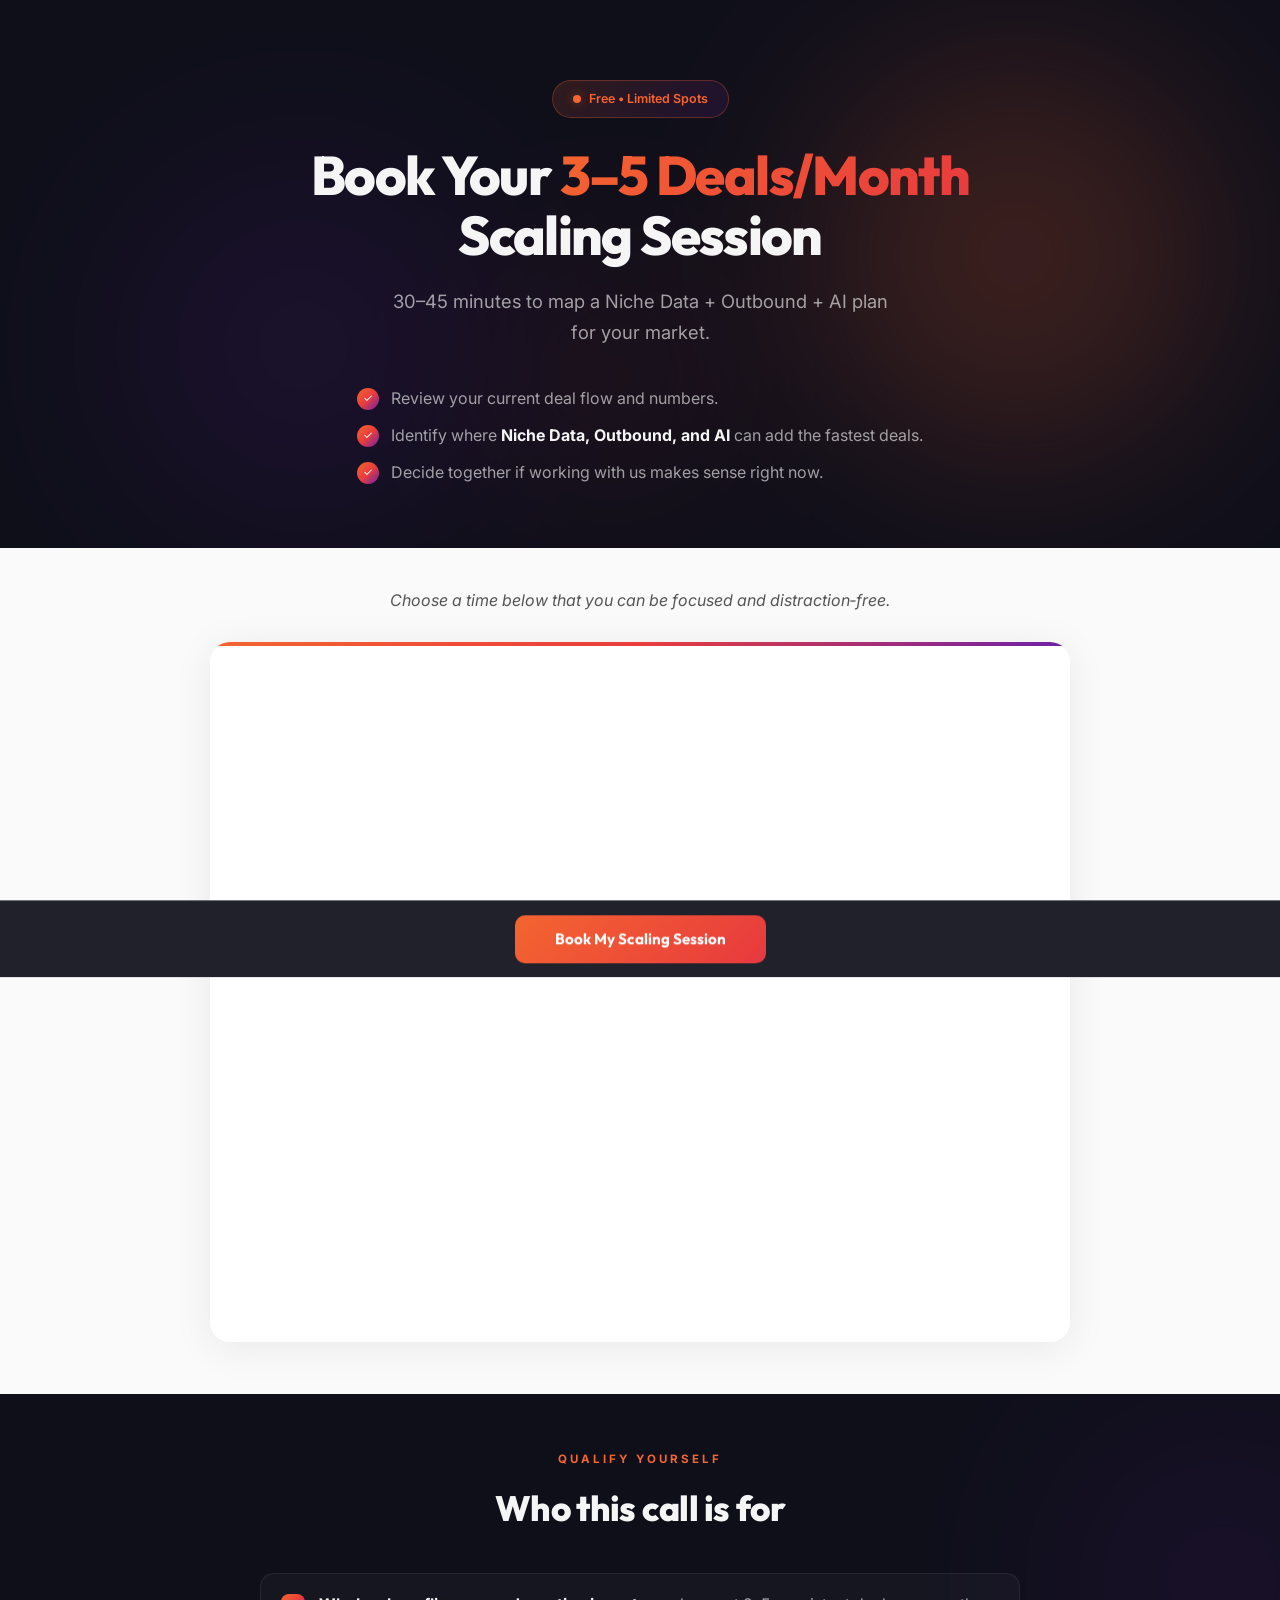
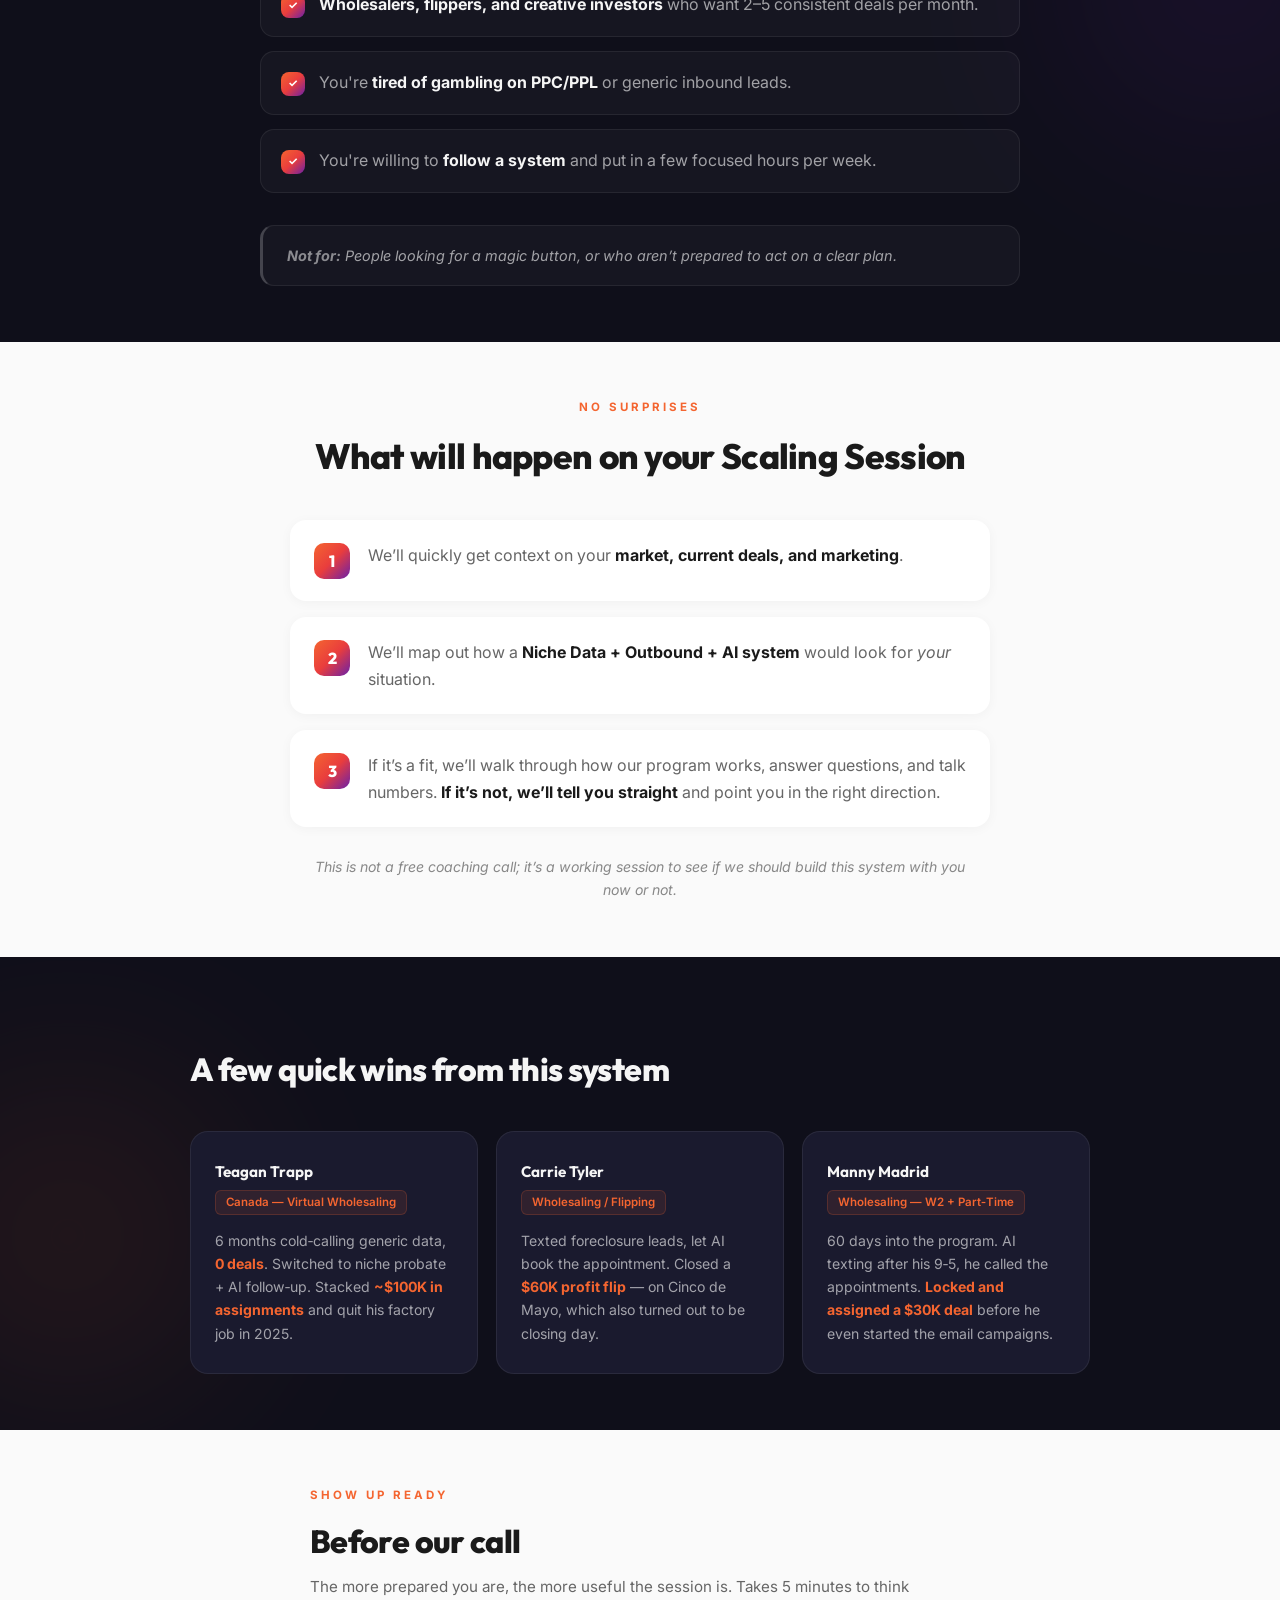
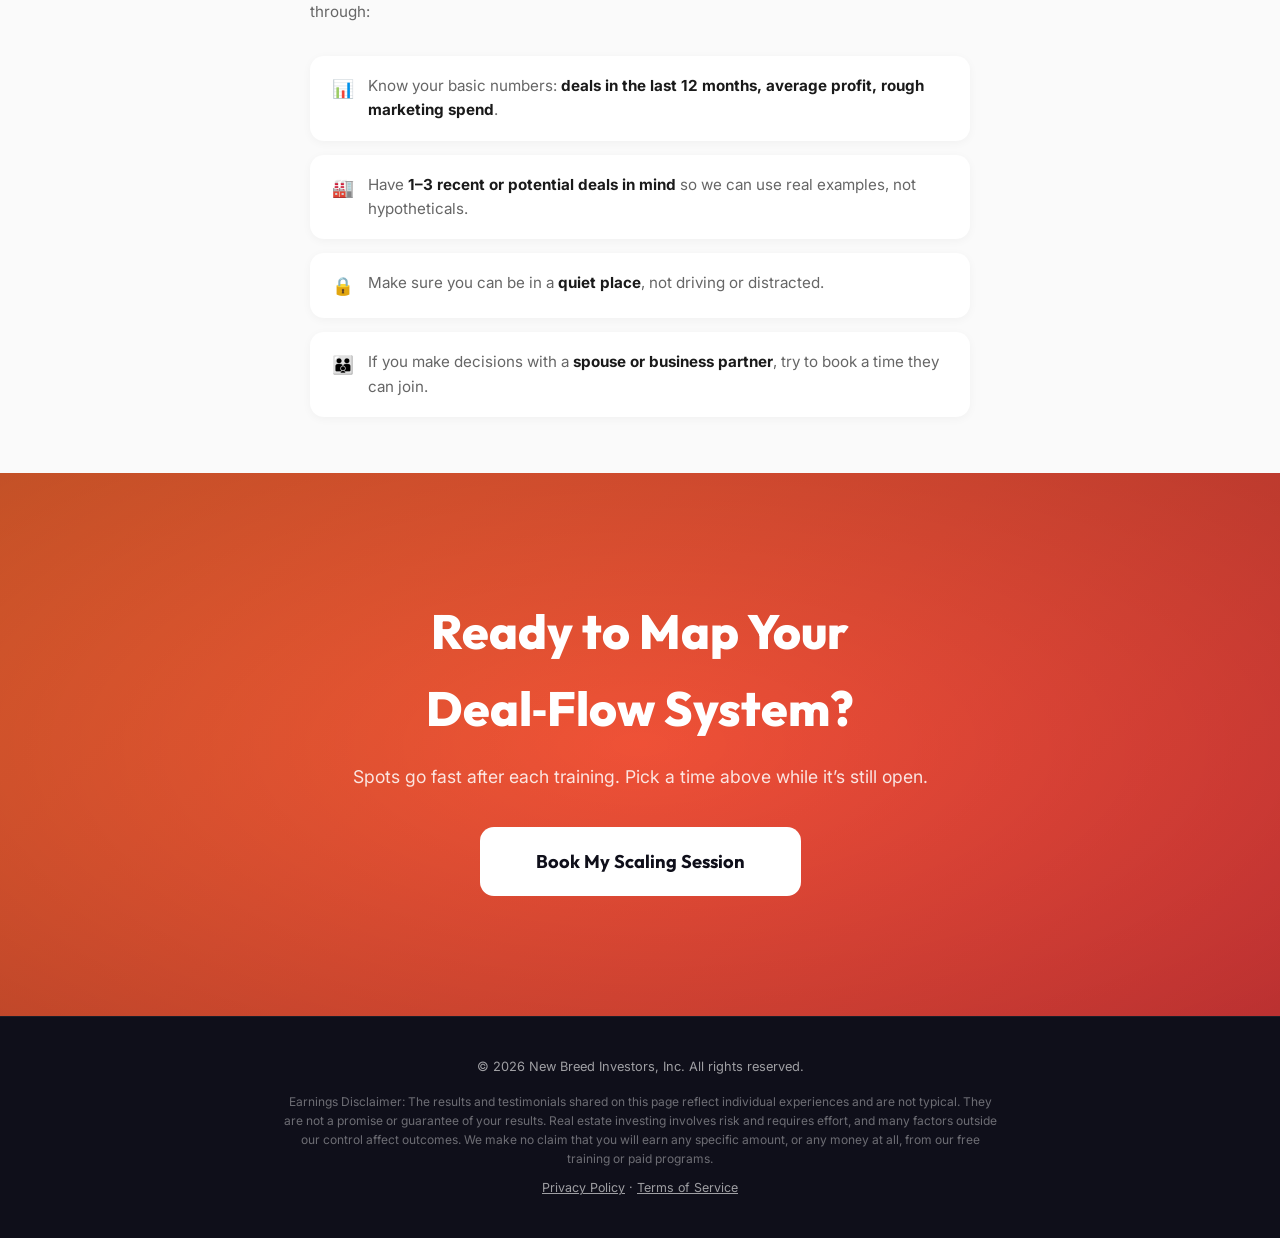
<file: scale-session/index.html>
<!DOCTYPE html>
<html lang="en">
<head>
    <!-- Google Tag Manager -->
    <script>(function(w,d,s,l,i){w[l]=w[l]||[];w[l].push({'gtm.start':
    new Date().getTime(),event:'gtm.js'});var f=d.getElementsByTagName(s)[0],
    j=d.createElement(s),dl=l!='dataLayer'?'&l='+l:'';j.async=true;j.src=
    'https://www.googletagmanager.com/gtm.js?id='+i+dl;f.parentNode.insertBefore(j,f);
    })(window,document,'script','dataLayer','GTM-KGTLBKV6');</script>
    <!-- End Google Tag Manager -->
    <!-- Microsoft Clarity -->
    <script type="text/javascript">
        (function(c,l,a,r,i,t,y){
            c[a]=c[a]||function(){(c[a].q=c[a].q||[]).push(arguments)};
            t=l.createElement(r);t.async=1;t.src="https://www.clarity.ms/tag/"+i;
            y=l.getElementsByTagName(r)[0];y.parentNode.insertBefore(t,y);
        })(window, document, "clarity", "script", "x556suj2xr");
    </script>
    <!-- End Microsoft Clarity -->
<meta charset="UTF-8">
<meta name="viewport" content="width=device-width, initial-scale=1.0">
<title>Book Your Scaling Session | New Breed Investors</title>
<meta name="description" content="45–60 minutes to map a Niche Data + Outbound + AI plan for your market. Book your free Scaling Session with New Breed Investors.">
<meta property="og:title" content="Book Your Scaling Session | New Breed Investors">
<meta property="og:description" content="45-60 minutes to map a Niche Data + Outbound + AI plan for your market.">
<meta property="og:type" content="website">
<meta property="og:url" content="https://newbreedinvestor.io/scale-session/">
<meta property="og:image" content="https://newbreedinvestor.io/images/tim-speaking.jpg">
<link href="https://fonts.googleapis.com/css2?family=Inter:wght@300;400;500;600;700;800&family=Outfit:wght@400;500;600;700;800&display=swap" rel="stylesheet">
<link rel="stylesheet" href="/styles.css">
<!-- Meta Pixel Code -->
<script>
!function(f,b,e,v,n,t,s)
{if(f.fbq)return;n=f.fbq=function(){n.callMethod?
n.callMethod.apply(n,arguments):n.queue.push(arguments)};
if(!f._fbq)f._fbq=n;n.push=n;n.loaded=!0;n.version='2.0';
n.queue=[];t=b.createElement(e);t.async=!0;
t.src=v;s=b.getElementsByTagName(e)[0];
s.parentNode.insertBefore(t,s)}(window, document,'script',
'https://connect.facebook.net/en_US/fbevents.js');
fbq('init', '734895069233033');
fbq('track', 'PageView');
</script>
<noscript><img height="1" width="1" style="display:none"
src="https://www.facebook.com/tr?id=734895069233033&ev=PageView&noscript=1"
/></noscript>
<!-- End Meta Pixel Code -->
<style>
/* ============================================
   SCALE SESSION PAGE
   ============================================ */

/* Hero */
.ss-hero {
  padding: 80px 24px 64px;
  background: var(--dark);
  position: relative;
  overflow: hidden;
  text-align: center;
}
.ss-hero-inner {
  max-width: 680px;
  margin: 0 auto;
  position: relative;
  z-index: 1;
  animation: fadeUp 0.7s ease both;
}
.ss-hero h1 {
  font-size: clamp(2.2rem, 4.5vw, 3.4rem);
  font-weight: 800;
  line-height: 1.1;
  letter-spacing: -0.03em;
  margin-bottom: 20px;
}
.ss-hero-sub {
  font-size: 1.15rem;
  color: var(--text-muted);
  line-height: 1.7;
  margin-bottom: 36px;
  max-width: 520px;
  margin-left: auto;
  margin-right: auto;
}
.ss-bullet-list {
  list-style: none;
  display: inline-flex;
  flex-direction: column;
  gap: 12px;
  text-align: left;
  margin-bottom: 0;
}
.ss-bullet-list li {
  display: flex;
  align-items: flex-start;
  gap: 12px;
  font-size: 1rem;
  color: var(--text-muted);
  line-height: 1.55;
}
.ss-bullet-list li strong { color: var(--text-white); }
.ss-bullet-check {
  flex-shrink: 0;
  width: 22px;
  height: 22px;
  border-radius: 50%;
  background: var(--gradient-main);
  display: inline-flex;
  align-items: center;
  justify-content: center;
  font-size: 0.7rem;
  color: #fff;
  margin-top: 2px;
}

/* Calendar Section */
.ss-calendar-section {
  background: #fafafa;
  color: var(--text-dark);
  padding: 40px 24px 52px;
}
.ss-calendar-inner {
  max-width: 860px;
  margin: 0 auto;
}
.ss-calendar-anchor {
  text-align: center;
  font-size: 1rem;
  color: #555;
  margin-bottom: 28px;
  font-style: italic;
}
.ss-calendar-wrapper {
  background: #fff;
  border-radius: 20px;
  overflow: hidden;
  box-shadow: 0 6px 40px rgba(0,0,0,0.07);
  position: relative;
}
.ss-calendar-wrapper::before {
  content: '';
  position: absolute;
  top: 0; left: 0; right: 0;
  height: 4px;
  background: var(--gradient-main);
  z-index: 1;
}

/* Who This Is For */
.ss-qualify {
  background: var(--dark);
  padding: 56px 24px;
  position: relative;
  overflow: hidden;
}
.ss-qualify-inner {
  max-width: 760px;
  margin: 0 auto;
  position: relative;
  z-index: 1;
  text-align: center;
}
.ss-qualify h2 {
  font-size: clamp(1.6rem, 3vw, 2.2rem);
  font-weight: 800;
  margin-bottom: 36px;
  letter-spacing: -0.02em;
}
.ss-for-list {
  list-style: none;
  display: flex;
  flex-direction: column;
  gap: 14px;
  margin-bottom: 32px;
}
.ss-for-list li {
  display: flex;
  align-items: flex-start;
  gap: 14px;
  font-size: 1rem;
  color: var(--text-muted);
  line-height: 1.6;
  padding: 18px 20px;
  background: rgba(255,255,255,0.03);
  border: 1px solid rgba(255,255,255,0.07);
  border-radius: 14px;
  text-align: left;
}
.ss-for-list li strong { color: var(--text-white); }
.ss-for-icon {
  flex-shrink: 0;
  width: 24px;
  height: 24px;
  border-radius: 8px;
  background: var(--gradient-main);
  display: inline-flex;
  align-items: center;
  justify-content: center;
  font-size: 0.7rem;
  color: #fff;
  font-weight: 700;
  margin-top: 2px;
}
.ss-not-for {
  padding: 18px 24px;
  border-radius: 14px;
  background: rgba(255,255,255,0.03);
  border: 1px solid rgba(255,255,255,0.07);
  border-left: 3px solid rgba(255,255,255,0.2);
  font-size: 0.9rem;
  color: var(--text-muted);
  font-style: italic;
  line-height: 1.6;
  text-align: left;
}
.ss-not-for strong { color: rgba(255,255,255,0.5); }

/* What Happens */
.ss-what-happens {
  background: #fafafa;
  color: var(--text-dark);
  padding: 56px 24px;
}
.ss-what-happens-inner {
  max-width: 700px;
  margin: 0 auto;
  text-align: center;
}
.ss-what-happens h2 {
  font-size: clamp(1.6rem, 3vw, 2.2rem);
  font-weight: 800;
  margin-bottom: 36px;
  color: var(--text-dark);
  letter-spacing: -0.02em;
}
.ss-steps-list {
  list-style: none;
  display: flex;
  flex-direction: column;
  gap: 16px;
  margin-bottom: 28px;
}
.ss-steps-list li {
  display: flex;
  align-items: flex-start;
  gap: 18px;
  padding: 22px 24px;
  background: #fff;
  border-radius: 16px;
  box-shadow: 0 2px 12px rgba(0,0,0,0.04);
  font-size: 1rem;
  color: var(--text-dark-muted);
  line-height: 1.65;
  transition: transform 0.3s cubic-bezier(0.16,1,0.3,1), box-shadow 0.3s;
  text-align: left;
}
.ss-steps-list li:hover {
  transform: translateY(-3px);
  box-shadow: 0 10px 32px rgba(0,0,0,0.08);
}
.ss-step-num {
  flex-shrink: 0;
  width: 36px;
  height: 36px;
  border-radius: 10px;
  background: var(--gradient-main);
  display: flex;
  align-items: center;
  justify-content: center;
  font-family: 'Outfit', sans-serif;
  font-size: 1rem;
  font-weight: 800;
  color: #fff;
  margin-top: 1px;
}
.ss-steps-list li strong { color: var(--text-dark); }
.ss-call-note {
  font-size: 0.88rem;
  color: #888;
  font-style: italic;
  text-align: center;
  line-height: 1.65;
  padding: 0 12px;
}

/* Micro-Proof Strip */
.ss-proof {
  background: var(--dark);
  padding: 56px 24px;
  position: relative;
  overflow: hidden;
}
.ss-proof-inner {
  max-width: 900px;
  margin: 0 auto;
  position: relative;
  z-index: 1;
}
.ss-proof h2 {
  font-size: clamp(1.5rem, 2.8vw, 2rem);
  font-weight: 800;
  margin-bottom: 36px;
  letter-spacing: -0.02em;
}
.ss-proof-grid {
  display: grid;
  grid-template-columns: 1fr 1fr 1fr;
  gap: 18px;
}
.ss-proof-card {
  padding: 28px 24px;
  border-radius: 18px;
  background: var(--dark-card);
  border: 1px solid rgba(255,255,255,0.07);
  position: relative;
  overflow: hidden;
  transition: transform 0.3s cubic-bezier(0.16,1,0.3,1), border-color 0.3s;
}
.ss-proof-card:hover {
  transform: translateY(-5px);
  border-color: rgba(244,101,48,0.25);
}
.ss-proof-card::after {
  content: '';
  position: absolute;
  bottom: 0; left: 0; right: 0;
  height: 2px;
  background: var(--gradient-main);
  opacity: 0;
  transition: opacity 0.3s;
}
.ss-proof-card:hover::after { opacity: 1; }
.ss-proof-name {
  font-family: 'Outfit', sans-serif;
  font-weight: 700;
  font-size: 0.95rem;
  color: var(--text-white);
  margin-bottom: 4px;
}
.ss-proof-market {
  font-size: 0.72rem;
  font-weight: 600;
  color: var(--orange);
  background: rgba(244,101,48,0.1);
  border: 1px solid rgba(244,101,48,0.2);
  padding: 2px 10px;
  border-radius: 6px;
  display: inline-block;
  margin-bottom: 14px;
}
.ss-proof-card p {
  font-size: 0.88rem;
  color: var(--text-muted);
  line-height: 1.65;
}
.ss-proof-card p strong { color: var(--orange); }

/* Homework / Before The Call */
.ss-homework {
  background: #fafafa;
  color: var(--text-dark);
  padding: 56px 24px;
}
.ss-homework-inner {
  max-width: 660px;
  margin: 0 auto;
}
.ss-homework h2 {
  font-size: clamp(1.5rem, 2.8vw, 2rem);
  font-weight: 800;
  margin-bottom: 8px;
  color: var(--text-dark);
  letter-spacing: -0.02em;
}
.ss-homework-sub {
  font-size: 0.95rem;
  color: var(--text-dark-muted);
  margin-bottom: 32px;
  line-height: 1.6;
}
.ss-homework-list {
  list-style: none;
  display: flex;
  flex-direction: column;
  gap: 14px;
}
.ss-homework-list li {
  display: flex;
  align-items: flex-start;
  gap: 14px;
  padding: 18px 22px;
  background: #fff;
  border-radius: 14px;
  box-shadow: 0 2px 10px rgba(0,0,0,0.04);
  font-size: 0.95rem;
  color: var(--text-dark-muted);
  line-height: 1.6;
}
.ss-homework-list li strong { color: var(--text-dark); }
.ss-hw-icon {
  flex-shrink: 0;
  font-size: 1.1rem;
  margin-top: 1px;
}

/* Mobile */
@media (max-width: 768px) {
  .ss-proof-grid { grid-template-columns: 1fr; }
  .ss-hero { padding: 56px 20px 48px; }
  .ss-hero h1 { letter-spacing: -0.02em; }
  .ss-bullet-list { width: 100%; }
}
</style>
</head>
<body>
    <!-- Google Tag Manager (noscript) -->
    <noscript><iframe src="https://www.googletagmanager.com/ns.html?id=GTM-KGTLBKV6"
    height="0" width="0" style="display:none;visibility:hidden"></iframe></noscript>
    <!-- End Google Tag Manager (noscript) -->

<!-- ============ 1. HERO ============ -->
<section class="ss-hero">
  <div class="mesh-orb orb-1"></div>
  <div class="mesh-orb orb-2"></div>
  <div class="mesh-orb orb-3"></div>
  <div class="ss-hero-inner">
    <div class="hero-badge" style="margin-bottom: 28px;"><span class="live-dot"></span> Free &bull; Limited Spots</div>
    <h1>Book Your <span class="gradient-text">3&ndash;5 Deals/Month</span> Scaling Session</h1>
    <p class="ss-hero-sub">30&ndash;45 minutes to map a Niche Data + Outbound + AI plan for your market.</p>
    <ul class="ss-bullet-list">
      <li>
        <span class="ss-bullet-check">&#10003;</span>
        <span>Review your current deal flow and numbers.</span>
      </li>
      <li>
        <span class="ss-bullet-check">&#10003;</span>
        <span>Identify where <strong>Niche Data, Outbound, and AI</strong> can add the fastest deals.</span>
      </li>
      <li>
        <span class="ss-bullet-check">&#10003;</span>
        <span>Decide together if working with us makes sense right now.</span>
      </li>
    </ul>
  </div>
</section>

<!-- ============ 2. CALENDAR EMBED ============ -->
<section class="ss-calendar-section">
  <div class="ss-calendar-inner">
    <p class="ss-calendar-anchor">Choose a time below that you can be focused and distraction&#8209;free.</p>
    <div class="ss-calendar-wrapper reveal">
      <!-- Calendly inline embed -->
      <div class="calendly-inline-widget" data-url="https://calendly.com/nbinvestor/newbreed-strategy-session-clone?hide_event_type_details=1&hide_gdpr_banner=1&primary_color=f46530" style="min-width:320px;height:700px;"></div>
      <script type="text/javascript" src="https://assets.calendly.com/assets/external/widget.js" async></script>
    </div>
  </div>
</section>

<!-- ============ 3. WHO THIS IS FOR ============ -->
<section class="ss-qualify">
  <div class="mesh-orb" style="width: 320px; height: 320px; background: var(--purple); opacity: 0.12; top: 5%; right: -8%; animation: meshMove 14s ease-in-out infinite;"></div>
  <div class="ss-qualify-inner">
    <p class="section-eyebrow gradient reveal">Qualify Yourself</p>
    <h2 class="reveal">Who this call is for</h2>
    <ul class="ss-for-list">
      <li class="reveal">
        <span class="ss-for-icon">&#10003;</span>
        <span><strong>Wholesalers, flippers, and creative investors</strong> who want 2&ndash;5 consistent deals per month.</span>
      </li>
      <li class="reveal reveal-delay-1">
        <span class="ss-for-icon">&#10003;</span>
        <span>You're <strong>tired of gambling on PPC/PPL</strong> or generic inbound leads.</span>
      </li>
      <li class="reveal reveal-delay-2">
        <span class="ss-for-icon">&#10003;</span>
        <span>You're willing to <strong>follow a system</strong> and put in a few focused hours per week.</span>
      </li>
    </ul>
    <div class="ss-not-for reveal">
      <strong>Not for:</strong> People looking for a magic button, or who aren&rsquo;t prepared to act on a clear plan.
    </div>
  </div>
</section>

<!-- ============ 4. WHAT HAPPENS ON THE CALL ============ -->
<section class="ss-what-happens">
  <div class="ss-what-happens-inner">
    <p class="section-eyebrow gradient reveal" style="color: var(--orange);">No Surprises</p>
    <h2 class="reveal">What will happen on your Scaling Session</h2>
    <ol class="ss-steps-list">
      <li class="reveal">
        <span class="ss-step-num">1</span>
        <span>We&rsquo;ll quickly get context on your <strong>market, current deals, and marketing</strong>.</span>
      </li>
      <li class="reveal reveal-delay-1">
        <span class="ss-step-num">2</span>
        <span>We&rsquo;ll map out how a <strong>Niche Data + Outbound + AI system</strong> would look for <em>your</em> situation.</span>
      </li>
      <li class="reveal reveal-delay-2">
        <span class="ss-step-num">3</span>
        <span>If it&rsquo;s a fit, we&rsquo;ll walk through how our program works, answer questions, and talk numbers. <strong>If it&rsquo;s not, we&rsquo;ll tell you straight</strong> and point you in the right direction.</span>
      </li>
    </ol>
    <p class="ss-call-note reveal">
      <em>This is not a free coaching call; it&rsquo;s a working session to see if we should build this system with you now or not.</em>
    </p>
  </div>
</section>

<!-- ============ 5. MICRO-PROOF STRIP ============ -->
<section class="ss-proof">
  <div class="mesh-orb" style="width: 340px; height: 340px; background: var(--orange); opacity: 0.09; bottom: 5%; left: -8%; animation: meshMove 12s ease-in-out infinite reverse;"></div>
  <div class="ss-proof-inner">
    <p class="section-eyebrow gradient reveal">Real Results</p>
    <h2 class="reveal">A few quick wins from this system</h2>
    <div class="ss-proof-grid">

      <div class="ss-proof-card reveal">
        <div class="ss-proof-name">Teagan Trapp</div>
        <span class="ss-proof-market">Canada &mdash; Virtual Wholesaling</span>
        <p>6 months cold&#8209;calling generic data, <strong>0 deals</strong>. Switched to niche probate + AI follow&#8209;up. Stacked <strong>~$100K in assignments</strong> and quit his factory job in 2025.</p>
      </div>

      <div class="ss-proof-card reveal reveal-delay-1">
        <div class="ss-proof-name">Carrie Tyler</div>
        <span class="ss-proof-market">Wholesaling / Flipping</span>
        <p>Texted foreclosure leads, let AI book the appointment. Closed a <strong>$60K profit flip</strong> &mdash; on Cinco de Mayo, which also turned out to be closing day.</p>
      </div>

      <div class="ss-proof-card reveal reveal-delay-2">
        <div class="ss-proof-name">Manny Madrid</div>
        <span class="ss-proof-market">Wholesaling &mdash; W2 + Part&#8209;Time</span>
        <p>60 days into the program. AI texting after his 9&#8209;5, he called the appointments. <strong>Locked and assigned a $30K deal</strong> before he even started the email campaigns.</p>
      </div>

    </div>
  </div>
</section>

<!-- ============ 6. BEFORE THE CALL ============ -->
<section class="ss-homework">
  <div class="ss-homework-inner">
    <p class="section-eyebrow gradient reveal" style="color: var(--orange);">Show Up Ready</p>
    <h2 class="reveal">Before our call</h2>
    <p class="ss-homework-sub reveal">The more prepared you are, the more useful the session is. Takes 5 minutes to think through:</p>
    <ul class="ss-homework-list">
      <li class="reveal">
        <span class="ss-hw-icon">&#128202;</span>
        <span>Know your basic numbers: <strong>deals in the last 12 months, average profit, rough marketing spend</strong>.</span>
      </li>
      <li class="reveal reveal-delay-1">
        <span class="ss-hw-icon">&#127981;</span>
        <span>Have <strong>1&ndash;3 recent or potential deals in mind</strong> so we can use real examples, not hypotheticals.</span>
      </li>
      <li class="reveal reveal-delay-2">
        <span class="ss-hw-icon">&#128274;</span>
        <span>Make sure you can be in a <strong>quiet place</strong>, not driving or distracted.</span>
      </li>
      <li class="reveal reveal-delay-3">
        <span class="ss-hw-icon">&#128106;</span>
        <span>If you make decisions with a <strong>spouse or business partner</strong>, try to book a time they can join.</span>
      </li>
    </ul>
  </div>
</section>

<!-- Final CTA -->
<section class="final-cta">
  <div class="final-cta-inner reveal">
    <h2>Ready to Map Your Deal&#8209;Flow System?</h2>
    <p>Spots go fast after each training. Pick a time above while it&rsquo;s still open.</p>
    <a href="#" onclick="document.querySelector('.ss-calendar-wrapper').scrollIntoView({behavior:'smooth', block:'start'}); return false;" class="btn-white">Book My Scaling Session</a>
  </div>
</section>

<!-- Footer -->
<footer class="footer">
  <p>&copy; 2026 New Breed Investors, Inc. All rights reserved.</p>
  <p style="max-width: 720px; margin: 14px auto 0; font-size: 0.75rem; line-height: 1.6; opacity: 0.65;">Earnings Disclaimer: The results and testimonials shared on this page reflect individual experiences and are not typical. They are not a promise or guarantee of your results. Real estate investing involves risk and requires effort, and many factors outside our control affect outcomes. We make no claim that you will earn any specific amount, or any money at all, from our free training or paid programs.</p>
  <p style="margin-top: 10px; font-size: 0.78rem;"><a href="/privacy.html" style="color: inherit;">Privacy Policy</a> &middot; <a href="/terms.html" style="color: inherit;">Terms of Service</a></p>
</footer>

<!-- Sticky CTA Bar -->
<div class="cta-bar" id="ctaBar">
  <a href="#" onclick="document.querySelector('.ss-calendar-wrapper').scrollIntoView({behavior:'smooth', block:'start'}); return false;">Book My Scaling Session</a>
</div>

<script src="/animations.js"></script>
<script>
  // Override sticky bar trigger — use first section as anchor
  const heroEl = document.querySelector('.ss-hero');
  const ctaBarEl = document.getElementById('ctaBar');
  if (heroEl && ctaBarEl) {
    const obs = new IntersectionObserver((entries) => {
      entries.forEach(e => ctaBarEl.classList.toggle('visible', !e.isIntersecting));
    }, { threshold: 0 });
    obs.observe(heroEl);
  }
</script>
<!-- Calendly booking confirmed -> dataLayer (GA4 via GTM) + Meta conversion -->
<script>
(function () {
  function isCalendlyEvent(e) {
    return e.data && typeof e.data.event === 'string' && e.data.event.indexOf('calendly') === 0;
  }
  window.addEventListener('message', function (e) {
    if (!isCalendlyEvent(e)) return;
    if (e.data.event === 'calendly.event_scheduled') {
      window.dataLayer = window.dataLayer || [];
      window.dataLayer.push({ event: 'book_call_completed', booking_source: 'scale-session' });
      if (typeof fbq === 'function') { fbq('track', 'Schedule'); }
      // Tells the booked page Schedule already fired, so a post-booking
      // redirect there won't double-count.
      try { sessionStorage.setItem('nbi_scheduled', '1'); } catch (err) {}
    }
  });
})();
</script>
</body>
</html>
</file>
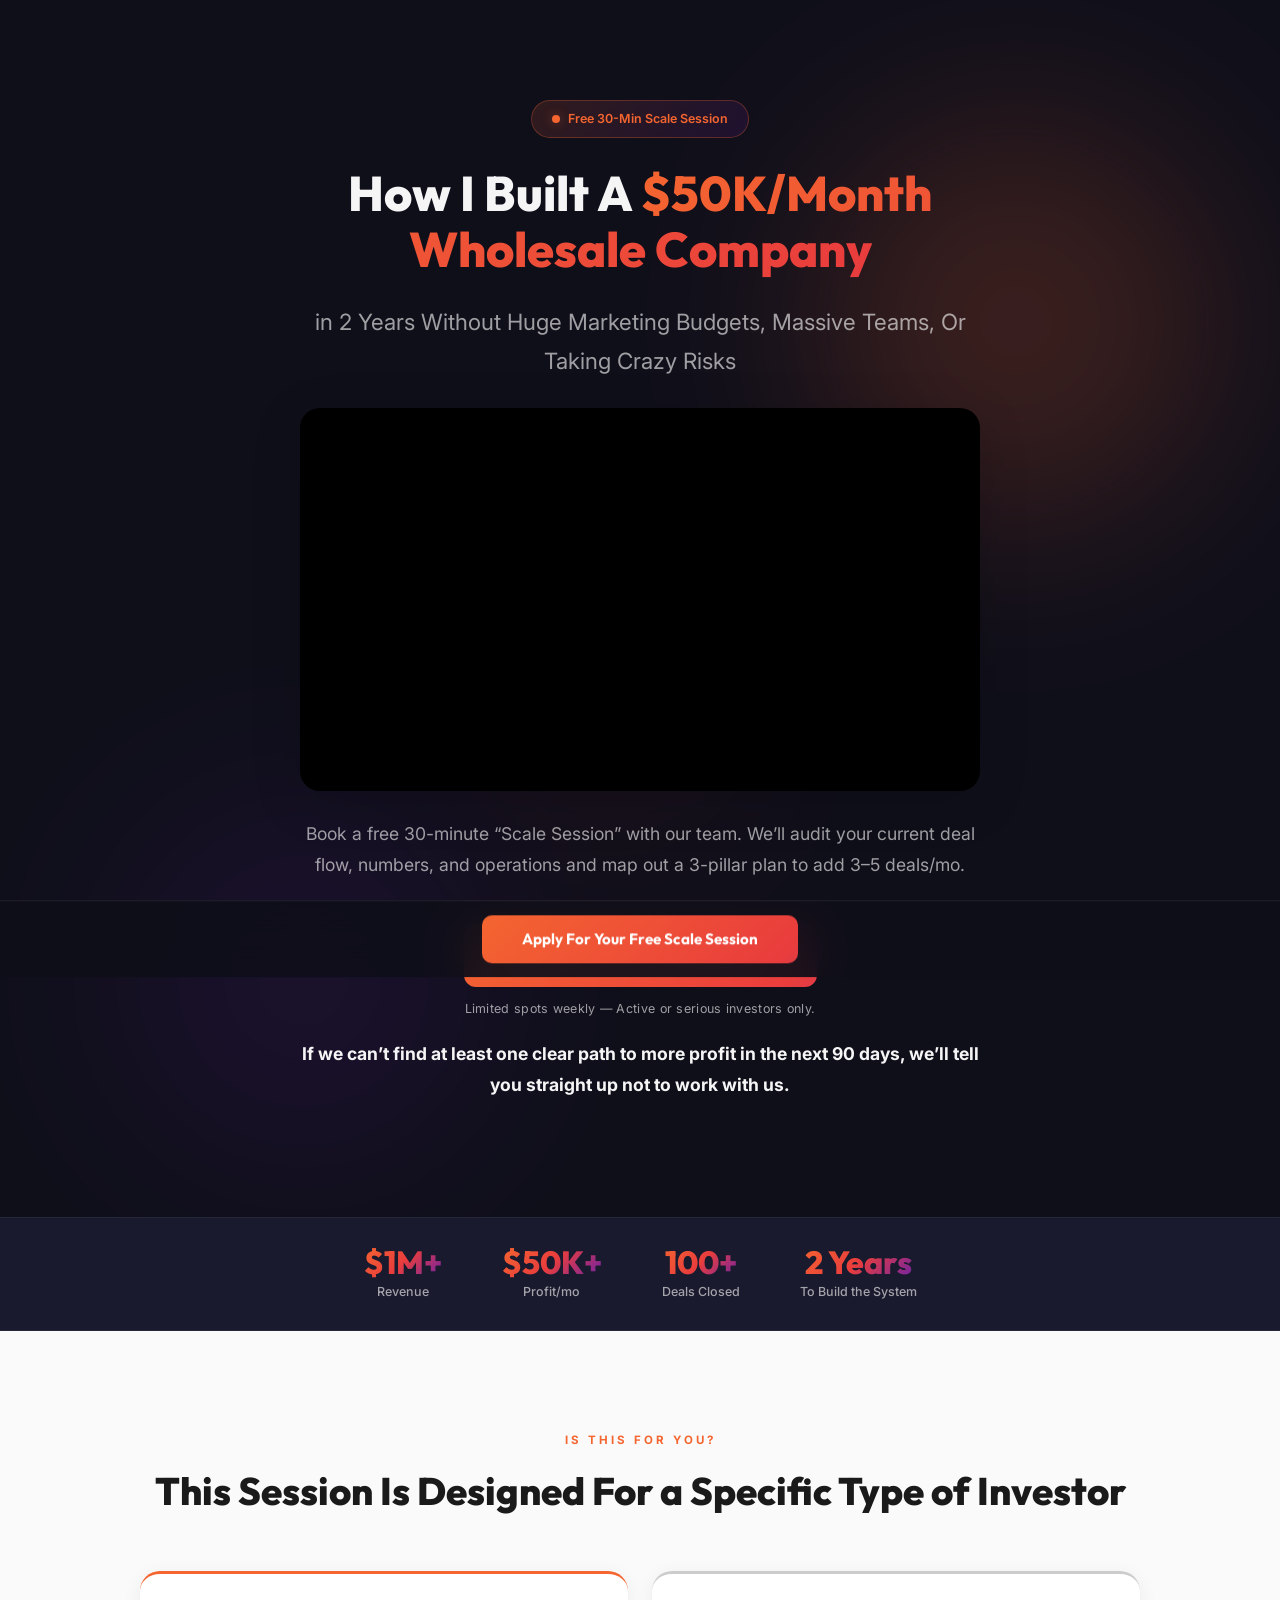
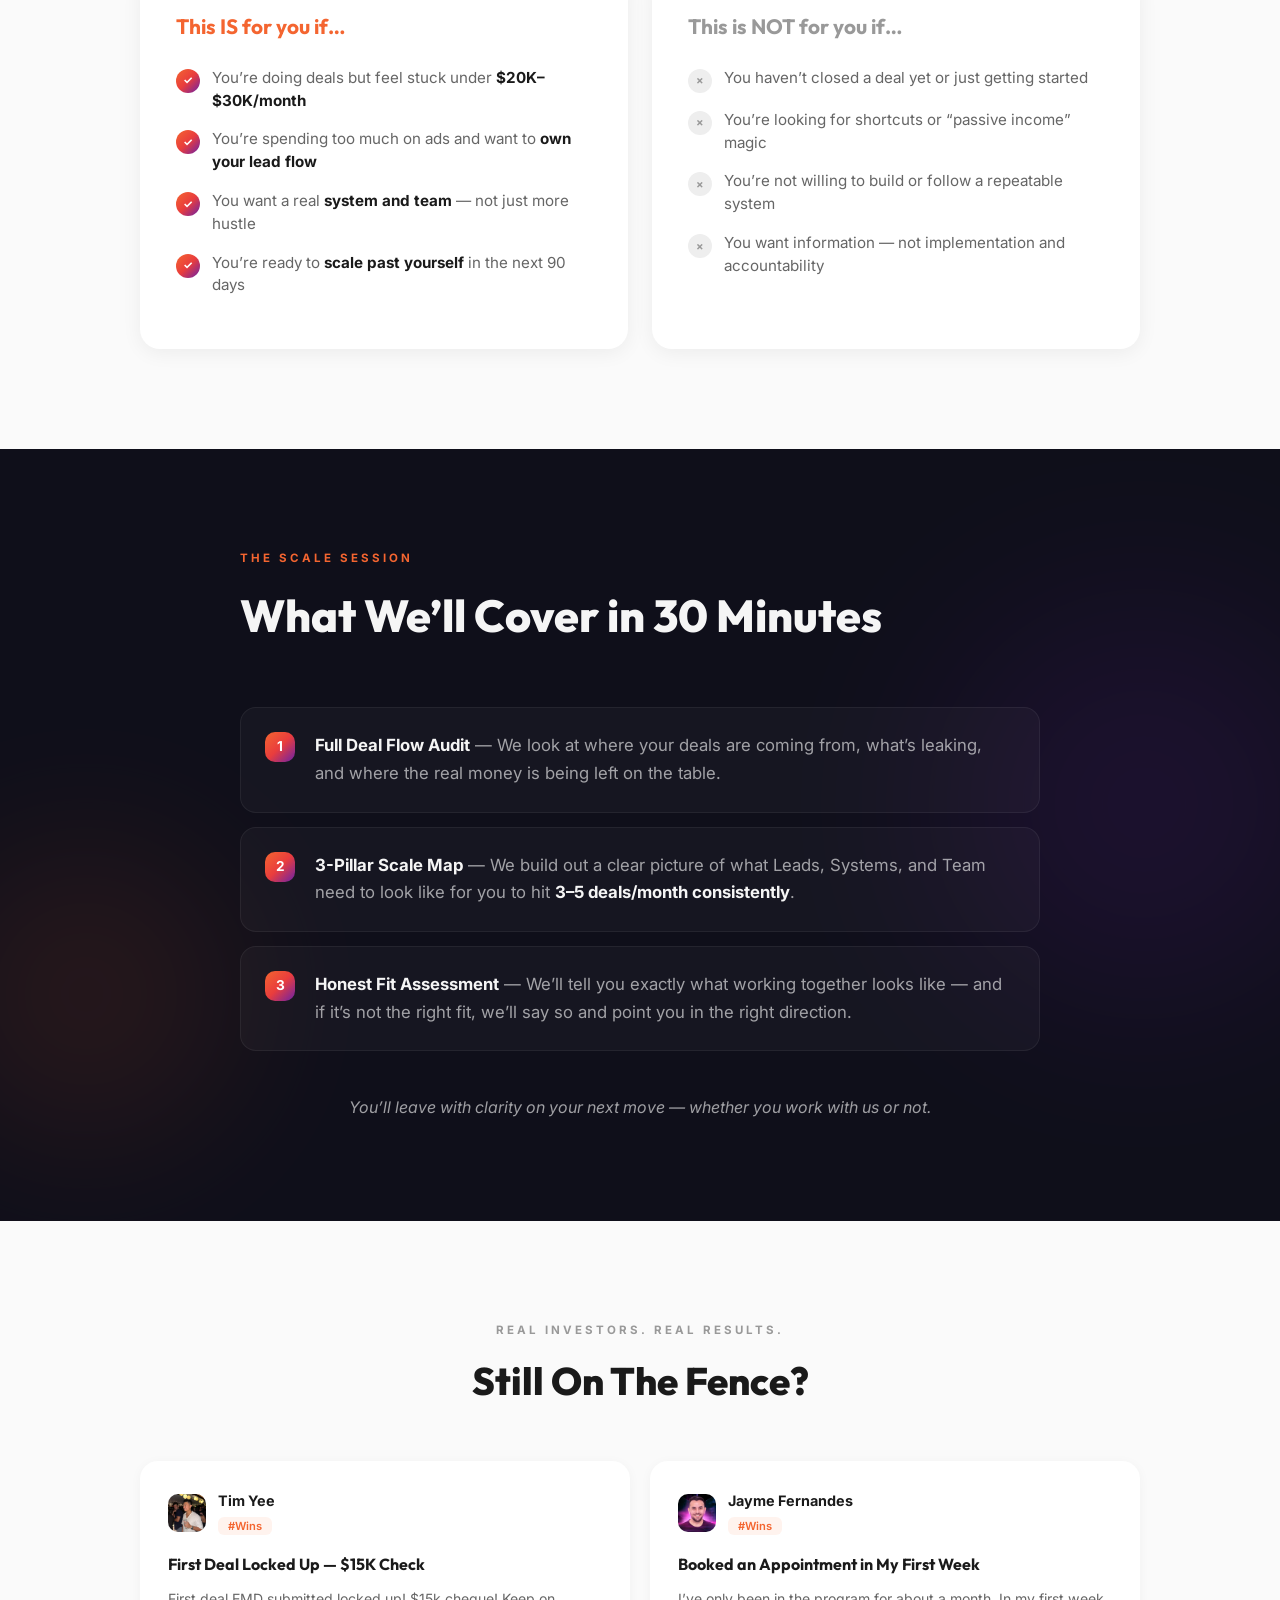
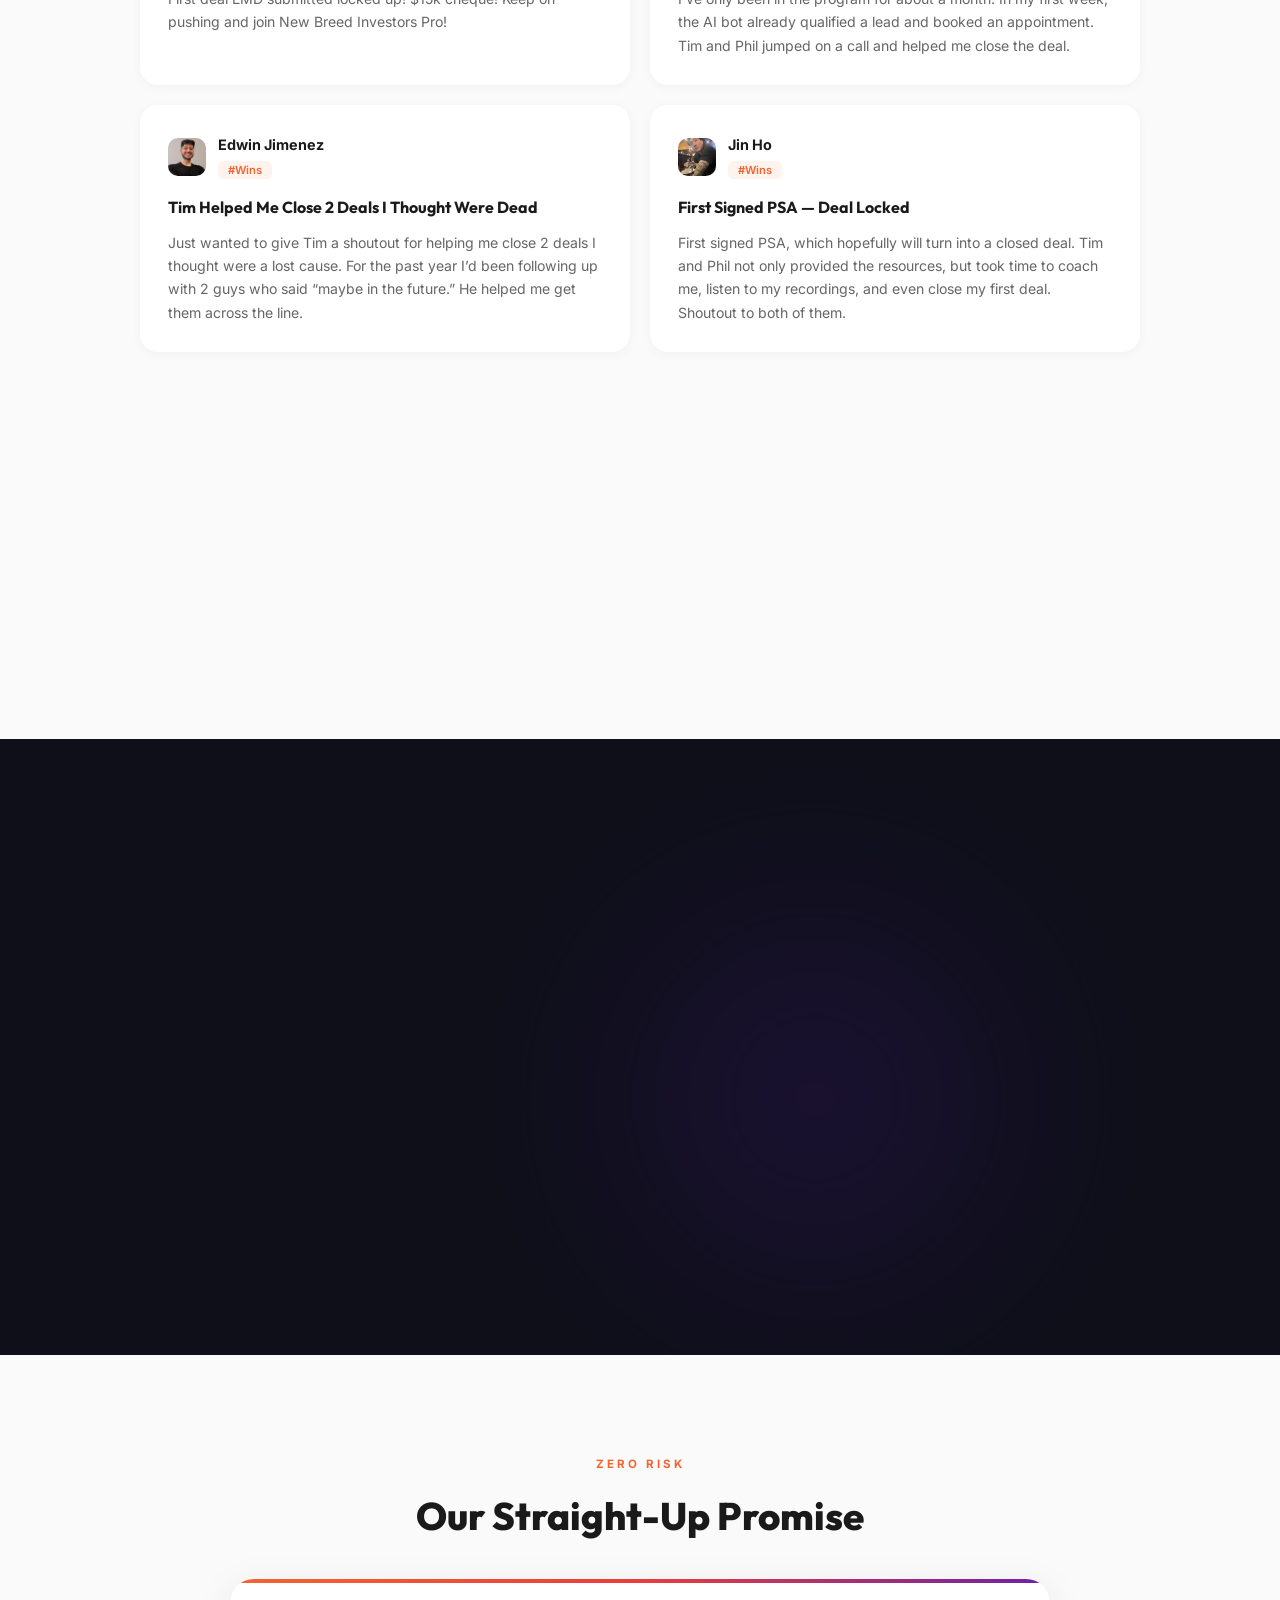
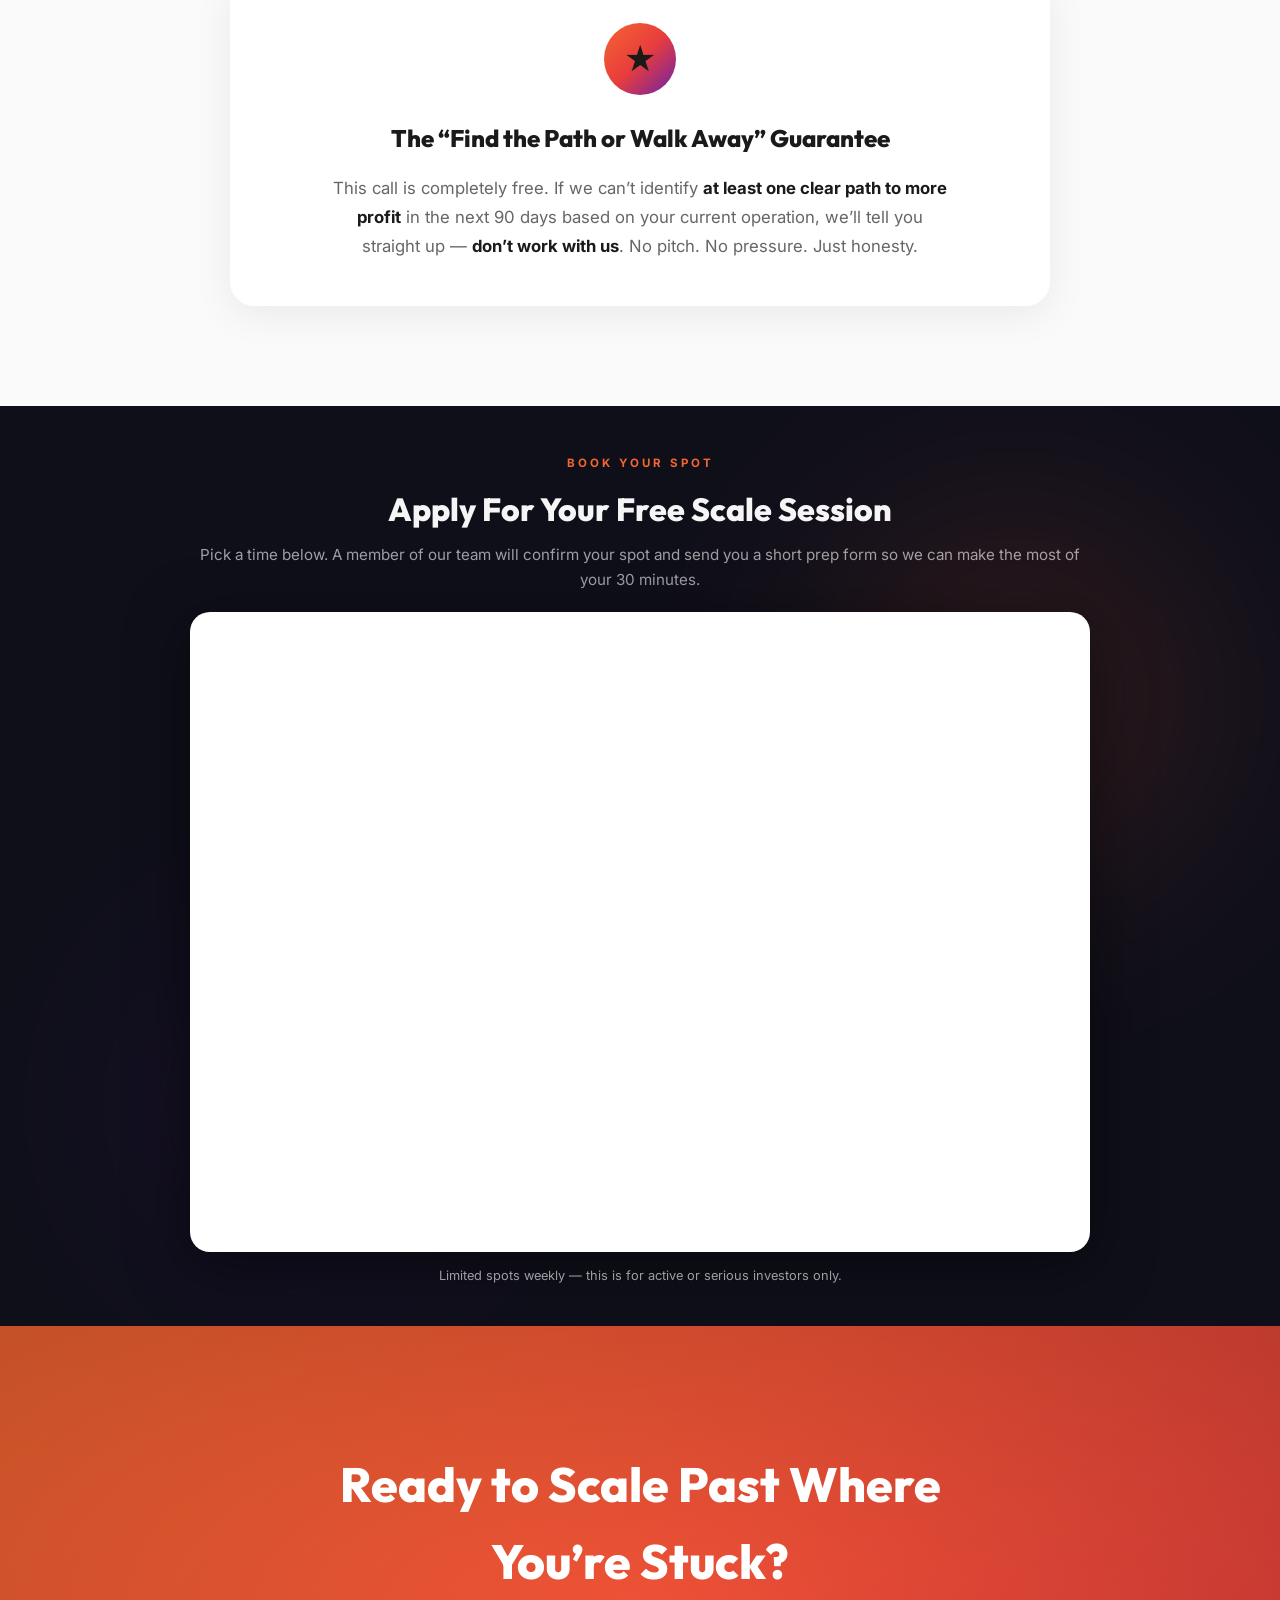
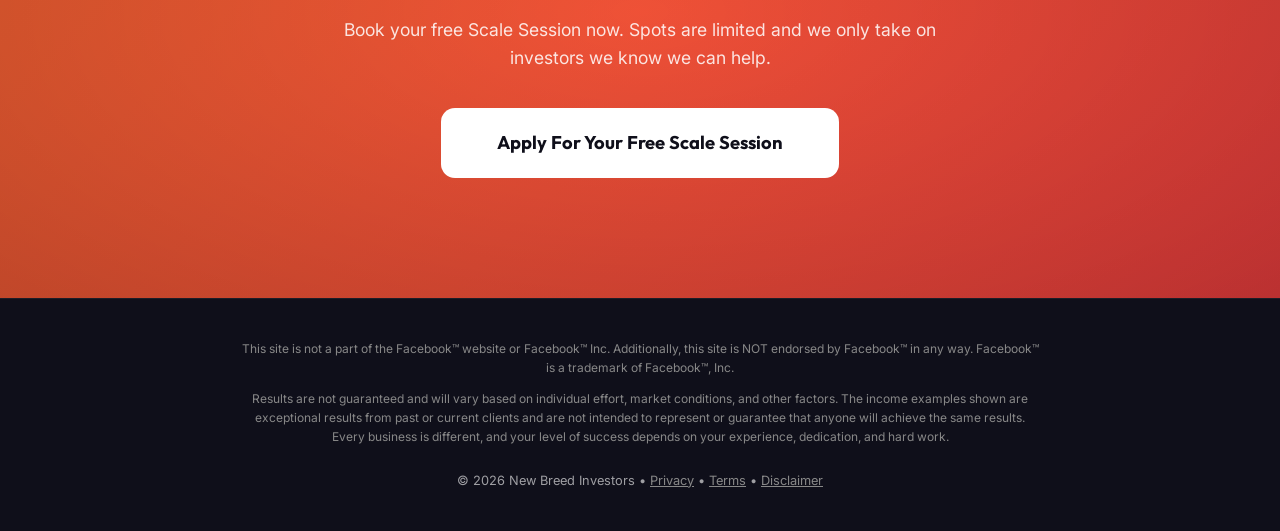
<file: start/index.html>
<!DOCTYPE html>
<html lang="en">
<head>
    <!-- Google Tag Manager -->
    <script>(function(w,d,s,l,i){w[l]=w[l]||[];w[l].push({'gtm.start':
    new Date().getTime(),event:'gtm.js'});var f=d.getElementsByTagName(s)[0],
    j=d.createElement(s),dl=l!='dataLayer'?'&l='+l:'';j.async=true;j.src=
    'https://www.googletagmanager.com/gtm.js?id='+i+dl;f.parentNode.insertBefore(j,f);
    })(window,document,'script','dataLayer','GTM-KGTLBKV6');</script>
    <!-- End Google Tag Manager -->
    <!-- Microsoft Clarity -->
    <script type="text/javascript">
        (function(c,l,a,r,i,t,y){
            c[a]=c[a]||function(){(c[a].q=c[a].q||[]).push(arguments)};
            t=l.createElement(r);t.async=1;t.src="https://www.clarity.ms/tag/"+i;
            y=l.getElementsByTagName(r)[0];y.parentNode.insertBefore(t,y);
        })(window, document, "clarity", "script", "x556suj2xr");
    </script>
    <!-- End Microsoft Clarity -->
<meta charset="UTF-8">
<meta name="viewport" content="width=device-width, initial-scale=1.0">
<title>Book Your Free Scale Session | New Breed Investors</title>
<meta name="description" content="Book a free 30-minute Scale Session. We'll audit your deal flow, numbers, and operations and map out a 3-pillar plan to add 3-5 deals/mo — or we'll tell you straight up not to work with us.">
<link href="https://fonts.googleapis.com/css2?family=Inter:wght@300;400;500;600;700;800&family=Outfit:wght@400;500;600;700;800&display=swap" rel="stylesheet">
<link rel="stylesheet" href="styles.css">
<!-- Meta Pixel Code -->
<script>
!function(f,b,e,v,n,t,s)
{if(f.fbq)return;n=f.fbq=function(){n.callMethod?
n.callMethod.apply(n,arguments):n.queue.push(arguments)};
if(!f._fbq)f._fbq=n;n.push=n;n.loaded=!0;n.version='2.0';
n.queue=[];t=b.createElement(e);t.async=!0;
t.src=v;s=b.getElementsByTagName(e)[0];
s.parentNode.insertBefore(t,s)}(window, document,'script',
'https://connect.facebook.net/en_US/fbevents.js');
fbq('init', '734895069233033');
fbq('track', 'PageView');
</script>
<noscript><img height="1" width="1" style="display:none"
src="https://www.facebook.com/tr?id=734895069233033&ev=PageView&noscript=1"
/></noscript>
<!-- End Meta Pixel Code -->
</head>
<body>
    <!-- Google Tag Manager (noscript) -->
    <noscript><iframe src="https://www.googletagmanager.com/ns.html?id=GTM-KGTLBKV6"
    height="0" width="0" style="display:none;visibility:hidden"></iframe></noscript>
    <!-- End Google Tag Manager (noscript) -->

<!-- Hero -->
<section class="start-hero">
  <div class="mesh-orb orb-1"></div>
  <div class="mesh-orb orb-2"></div>
  <div class="mesh-orb orb-3"></div>
  <div class="start-hero-inner">
    <div class="hero-badge"><span class="live-dot"></span> Free 30-Min Scale Session</div>
    <h1>How I Built A <span class="gradient-text">$50K/Month Wholesale Company</span></h1>
    <p class="hero-sub-large">in 2 Years Without Huge Marketing Budgets, Massive Teams, Or Taking Crazy Risks</p>

    <!-- Hero Video -->
    <div class="vsl-wrapper reveal">
      <iframe src="https://drive.google.com/file/d/1FPfL4KdptpINfuCpLEBKxl-83Z_Y9gVQ/preview" width="100%" height="100%" allow="autoplay" allowfullscreen style="border:none; border-radius:12px; display:block;"></iframe>
    </div>

    <p class="hero-sub">Book a free 30-minute &ldquo;Scale Session&rdquo; with our team. We&rsquo;ll audit your current deal flow, numbers, and operations and map out a 3-pillar plan to add 3&ndash;5 deals/mo.</p>
    <div class="cta-group">
      <a href="#book" class="btn-gradient">Apply For Your Free Scale Session</a>
      <span class="cta-note">Limited spots weekly &mdash; Active or serious investors only.</span>
    </div>
    <p class="hero-sub"><strong>If we can&rsquo;t find at least one clear path to more profit in the next 90 days, we&rsquo;ll tell you straight up not to work with us.</strong></p>
  </div>
</section>

<!-- Metrics Strip -->
<div class="metrics-strip">
  <div class="metrics-strip-inner">
    <div class="metric-item reveal">
      <div class="metric-value">$1M+</div>
      <div class="metric-label">Revenue</div>
    </div>
    <div class="metric-item reveal reveal-delay-1">
      <div class="metric-value">$50K+</div>
      <div class="metric-label">Profit/mo</div>
    </div>
    <div class="metric-item reveal reveal-delay-2">
      <div class="metric-value">100+</div>
      <div class="metric-label">Deals Closed</div>
    </div>
    <div class="metric-item reveal reveal-delay-3">
      <div class="metric-value">2 Years</div>
      <div class="metric-label">To Build the System</div>
    </div>
  </div>
</div>

<!-- Qualifier -->
<section class="qualifier">
  <div class="qualifier-inner">
    <div class="qualifier-header">
      <p class="section-eyebrow gradient reveal">Is This For You?</p>
      <h2 class="reveal">This Session Is Designed For a Specific Type of Investor</h2>
    </div>
    <div class="qualifier-grid">
      <div class="qualifier-card is-for reveal">
        <h3>This IS for you if&hellip;</h3>
        <div class="qualifier-item"><span class="icon">&check;</span><span>You&rsquo;re doing deals but feel stuck under <strong>$20K&ndash;$30K/month</strong></span></div>
        <div class="qualifier-item"><span class="icon">&check;</span><span>You&rsquo;re spending too much on ads and want to <strong>own your lead flow</strong></span></div>
        <div class="qualifier-item"><span class="icon">&check;</span><span>You want a real <strong>system and team</strong> &mdash; not just more hustle</span></div>
        <div class="qualifier-item"><span class="icon">&check;</span><span>You&rsquo;re ready to <strong>scale past yourself</strong> in the next 90 days</span></div>
      </div>
      <div class="qualifier-card not-for reveal reveal-delay-1">
        <h3>This is NOT for you if&hellip;</h3>
        <div class="qualifier-item"><span class="icon">&times;</span><span>You haven&rsquo;t closed a deal yet or just getting started</span></div>
        <div class="qualifier-item"><span class="icon">&times;</span><span>You&rsquo;re looking for shortcuts or &ldquo;passive income&rdquo; magic</span></div>
        <div class="qualifier-item"><span class="icon">&times;</span><span>You&rsquo;re not willing to build or follow a repeatable system</span></div>
        <div class="qualifier-item"><span class="icon">&times;</span><span>You want information &mdash; not implementation and accountability</span></div>
      </div>
    </div>
  </div>
</section>

<!-- What Happens on the Call -->
<section class="discover">
  <div class="mesh-orb-1"></div>
  <div class="mesh-orb-2"></div>
  <div class="discover-inner">
    <p class="section-eyebrow gradient reveal">The Scale Session</p>
    <h2 class="reveal">What We&rsquo;ll Cover in 30 Minutes</h2>

    <div class="discover-item reveal">
      <div class="discover-check">1</div>
      <p><strong>Full Deal Flow Audit</strong> &mdash; We look at where your deals are coming from, what&rsquo;s leaking, and where the real money is being left on the table.</p>
    </div>
    <div class="discover-item reveal reveal-delay-1">
      <div class="discover-check">2</div>
      <p><strong>3-Pillar Scale Map</strong> &mdash; We build out a clear picture of what Leads, Systems, and Team need to look like for you to hit <strong>3&ndash;5 deals/month consistently</strong>.</p>
    </div>
    <div class="discover-item reveal reveal-delay-2">
      <div class="discover-check">3</div>
      <p><strong>Honest Fit Assessment</strong> &mdash; We&rsquo;ll tell you exactly what working together looks like &mdash; and if it&rsquo;s not the right fit, we&rsquo;ll say so and point you in the right direction.</p>
    </div>

    <p class="discover-closing reveal">You&rsquo;ll leave with clarity on your next move &mdash; whether you work with us or not.</p>
  </div>
</section>

<!-- Testimonials -->
<section class="testimonials">
  <div class="testimonials-inner">
    <div class="testimonials-header">
      <p class="section-eyebrow neutral reveal">Real Investors. Real Results.</p>
      <h2 class="reveal">Still On The Fence?</h2>
    </div>
    <div class="testimonial-grid">

      <div class="testimonial-card reveal">
        <div class="testimonial-header">
          <img class="testimonial-avatar-img" src="images/tim-yee.jpg" alt="Tim Yee">
          <div>
            <div class="testimonial-name">Tim Yee</div>
            <span class="testimonial-tag">#Wins</span>
          </div>
        </div>
        <div class="testimonial-title">First Deal Locked Up &mdash; $15K Check</div>
        <div class="testimonial-body">First deal EMD submitted locked up! $15k cheque! Keep on pushing and join New Breed Investors Pro!</div>
      </div>

      <div class="testimonial-card reveal reveal-delay-1">
        <div class="testimonial-header">
          <img class="testimonial-avatar-img" src="images/jayme-fernandes.jpg" alt="Jayme Fernandes">
          <div>
            <div class="testimonial-name">Jayme Fernandes</div>
            <span class="testimonial-tag">#Wins</span>
          </div>
        </div>
        <div class="testimonial-title">Booked an Appointment in My First Week</div>
        <div class="testimonial-body">I&rsquo;ve only been in the program for about a month. In my first week, the AI bot already qualified a lead and booked an appointment. Tim and Phil jumped on a call and helped me close the deal.</div>
      </div>

      <div class="testimonial-card reveal">
        <div class="testimonial-header">
          <img class="testimonial-avatar-img" src="images/edwin-jimenez.jpg" alt="Edwin Jimenez">
          <div>
            <div class="testimonial-name">Edwin Jimenez</div>
            <span class="testimonial-tag">#Wins</span>
          </div>
        </div>
        <div class="testimonial-title">Tim Helped Me Close 2 Deals I Thought Were Dead</div>
        <div class="testimonial-body">Just wanted to give Tim a shoutout for helping me close 2 deals I thought were a lost cause. For the past year I&rsquo;d been following up with 2 guys who said &ldquo;maybe in the future.&rdquo; He helped me get them across the line.</div>
      </div>

      <div class="testimonial-card reveal reveal-delay-1">
        <div class="testimonial-header">
          <img class="testimonial-avatar-img" src="images/jin-ho.jpg" alt="Jin Ho">
          <div>
            <div class="testimonial-name">Jin Ho</div>
            <span class="testimonial-tag">#Wins</span>
          </div>
        </div>
        <div class="testimonial-title">First Signed PSA — Deal Locked</div>
        <div class="testimonial-body">First signed PSA, which hopefully will turn into a closed deal. Tim and Phil not only provided the resources, but took time to coach me, listen to my recordings, and even close my first deal. Shoutout to both of them.</div>
      </div>

      <div class="testimonial-card reveal">
        <div class="testimonial-header">
          <img class="testimonial-avatar-img" src="images/tristan-beavers.jpg" alt="Tristan Beavers">
          <div>
            <div class="testimonial-name">Tristan Beavers</div>
            <span class="testimonial-tag">General</span>
          </div>
        </div>
        <div class="testimonial-title">KPI Review Changed Everything</div>
        <div class="testimonial-body">Been hitting the phones hard the past couple weeks. Had a look at my KPIs with Tim and he helped me identify a couple shortcomings. If you track your KPIs properly, they really tell a story about your business.</div>
      </div>

      <div class="testimonial-card reveal reveal-delay-1">
        <div class="testimonial-header">
          <div class="testimonial-avatar">WT</div>
          <div>
            <div class="testimonial-name">Wayna Thompson</div>
            <span class="testimonial-tag">Community</span>
          </div>
        </div>
        <div class="testimonial-title">More Value in One Call Than I Expected</div>
        <div class="testimonial-body">First conversation with Tim, he gave so much value in a short amount of time. Not only do I want to continue to work with and learn from Tim, but with everyone in this community. Currently a wholesaler working two W2&rsquo;s.</div>
      </div>

    </div>
  </div>
</section>

<!-- About Tim -->
<section class="instructor">
  <div class="mesh-orb"></div>
  <div class="instructor-inner">
    <div class="instructor-photo reveal">
      <img src="images/tim-speaking.jpg" alt="Tim Yu speaking on stage">
    </div>
    <div class="instructor-content reveal reveal-delay-1">
      <h2>Tim Yu</h2>
      <div class="instructor-stats">
        <span class="instructor-stat">80+ Wholesale Deals</span>
        <span class="instructor-stat">$50K/Month Operation</span>
        <span class="instructor-stat">AI + First to Market</span>
      </div>
      <blockquote>
        <p>I built a <strong>$50K/month wholesale business</strong> without a massive team, massive ad budget, or massive risk.</p>
        <p>Most investors keep grinding &mdash; working 60-hour weeks, renting leads, and never really scaling. I wanted something different: <strong>a real business with systems, margins, and a life.</strong></p>
        <p>The 3-pillar system we teach is exactly what got us there &mdash; and what we&rsquo;ll map out for you on the call.</p>
      </blockquote>
      <p class="instructor-bottom"><span class="gradient-text">If we can find the path, we&rsquo;ll show it to you &mdash; free.</span></p>
    </div>
  </div>
</section>

<!-- Guarantee -->
<section class="guarantee-section">
  <div class="guarantee-inner">
    <p class="section-eyebrow gradient reveal">Zero Risk</p>
    <h2 class="reveal">Our Straight-Up Promise</h2>
    <div class="guarantee-card reveal">
      <div class="guarantee-badge">&#9733;</div>
      <h3>The &ldquo;Find the Path or Walk Away&rdquo; Guarantee</h3>
      <p>This call is completely free. If we can&rsquo;t identify <strong>at least one clear path to more profit</strong> in the next 90 days based on your current operation, we&rsquo;ll tell you straight up &mdash; <strong>don&rsquo;t work with us</strong>. No pitch. No pressure. Just honesty.</p>
    </div>
  </div>
</section>

<!-- Book the Call (Calendly) -->
<section class="book-section" id="book">
  <div class="mesh-orb orb-1" style="opacity:0.12;"></div>
  <div class="mesh-orb orb-2" style="opacity:0.1;"></div>
  <div class="book-section-inner">
    <p class="section-eyebrow gradient reveal">Book Your Spot</p>
    <h2 class="reveal">Apply For Your Free Scale Session</h2>
    <p class="sub reveal">Pick a time below. A member of our team will confirm your spot and send you a short prep form so we can make the most of your 30 minutes.</p>
    <div class="calendly-wrap reveal">
      <!-- Calendly inline widget begin -->
      <div class="calendly-inline-widget" data-url="https://calendly.com/nbinvestor/newbreed-strategy-session-clone?hide_gdpr_banner=1&background_color=ffffff&text_color=1a1a1a&primary_color=f46530&utm_source=newbreed-site&utm_medium=calendly-embed&utm_campaign=scale-session&utm_content=start-page" style="min-width:320px;height:600px;"></div>
      <script type="text/javascript" src="https://assets.calendly.com/assets/external/widget.js" async></script>
      <!-- Calendly inline widget end -->
    </div>
    <p class="book-note reveal">Limited spots weekly &mdash; this is for active or serious investors only.</p>
  </div>
</section>

<!-- Final CTA -->
<section class="final-cta">
  <div class="final-cta-inner reveal">
    <h2>Ready to Scale Past Where You&rsquo;re Stuck?</h2>
    <p>Book your free Scale Session now. Spots are limited and we only take on investors we know we can help.</p>
    <a href="#book" class="btn-white">Apply For Your Free Scale Session</a>
  </div>
</section>

<!-- Footer -->
<footer class="footer">
  <div style="max-width:800px; margin:0 auto 24px; font-size:0.75rem; color:#888; line-height:1.6; text-align:center;">
    <p style="margin-bottom:12px;">This site is not a part of the Facebook&trade; website or Facebook&trade; Inc. Additionally, this site is NOT endorsed by Facebook&trade; in any way. Facebook&trade; is a trademark of Facebook&trade;, Inc.</p>
    <p>Results are not guaranteed and will vary based on individual effort, market conditions, and other factors. The income examples shown are exceptional results from past or current clients and are not intended to represent or guarantee that anyone will achieve the same results. Every business is different, and your level of success depends on your experience, dedication, and hard work.</p>
  </div>
  <p>&copy; 2026 New Breed Investors &bull; <a href="#" style="color:#888;">Privacy</a> &bull; <a href="#" style="color:#888;">Terms</a> &bull; <a href="#" style="color:#888;">Disclaimer</a></p>
</footer>

<!-- Sticky CTA Bar -->
<div class="cta-bar" id="ctaBar">
  <a href="#book">Apply For Your Free Scale Session</a>
</div>

<script src="animations.js"></script>

<!-- Calendly booking confirmed -> dataLayer (GA4 via GTM) + Meta conversion -->
<script>
(function () {
  function isCalendlyEvent(e) {
    return e.data && typeof e.data.event === 'string' && e.data.event.indexOf('calendly') === 0;
  }
  window.addEventListener('message', function (e) {
    if (!isCalendlyEvent(e)) return;
    if (e.data.event === 'calendly.event_scheduled') {
      window.dataLayer = window.dataLayer || [];
      window.dataLayer.push({ event: 'book_call_completed', booking_source: 'start-page' });
      if (typeof fbq === 'function') { fbq('track', 'Schedule'); }
    }
  });
})();
</script>
</body>
</html>
</file>
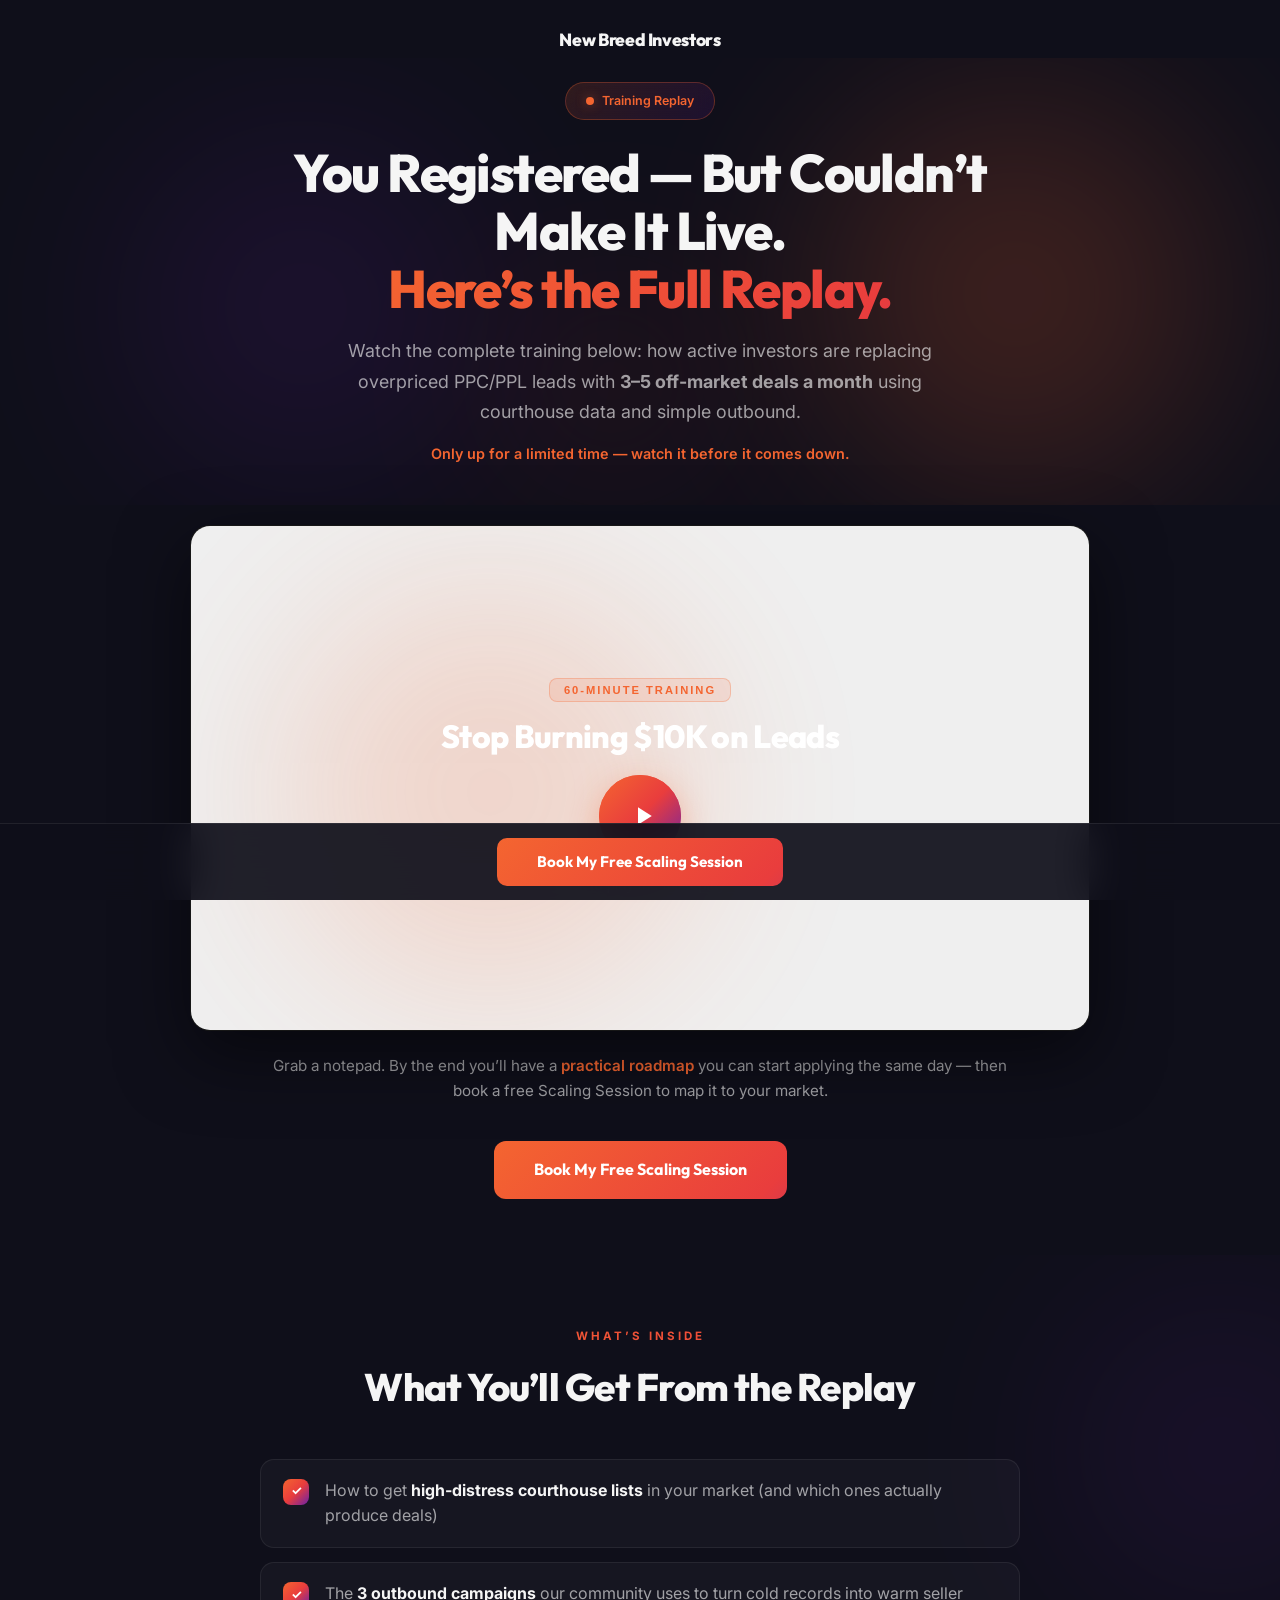
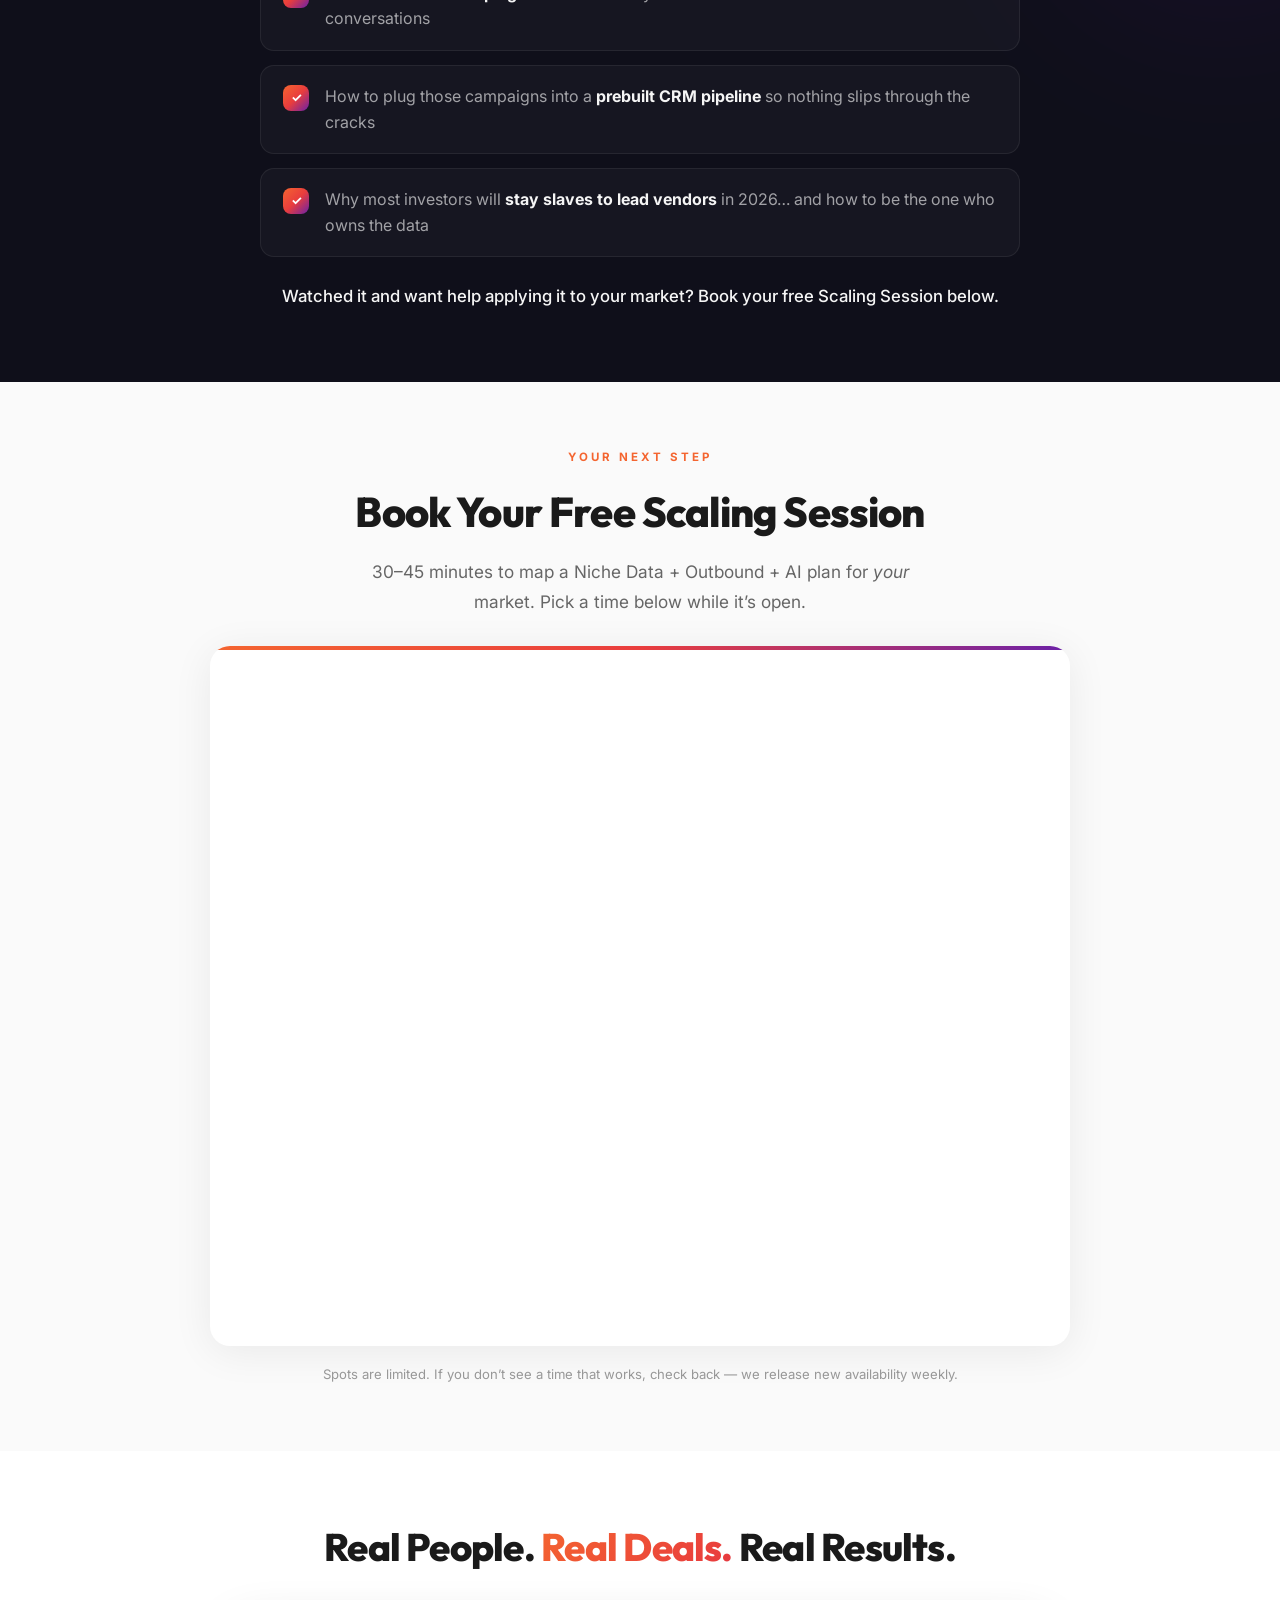
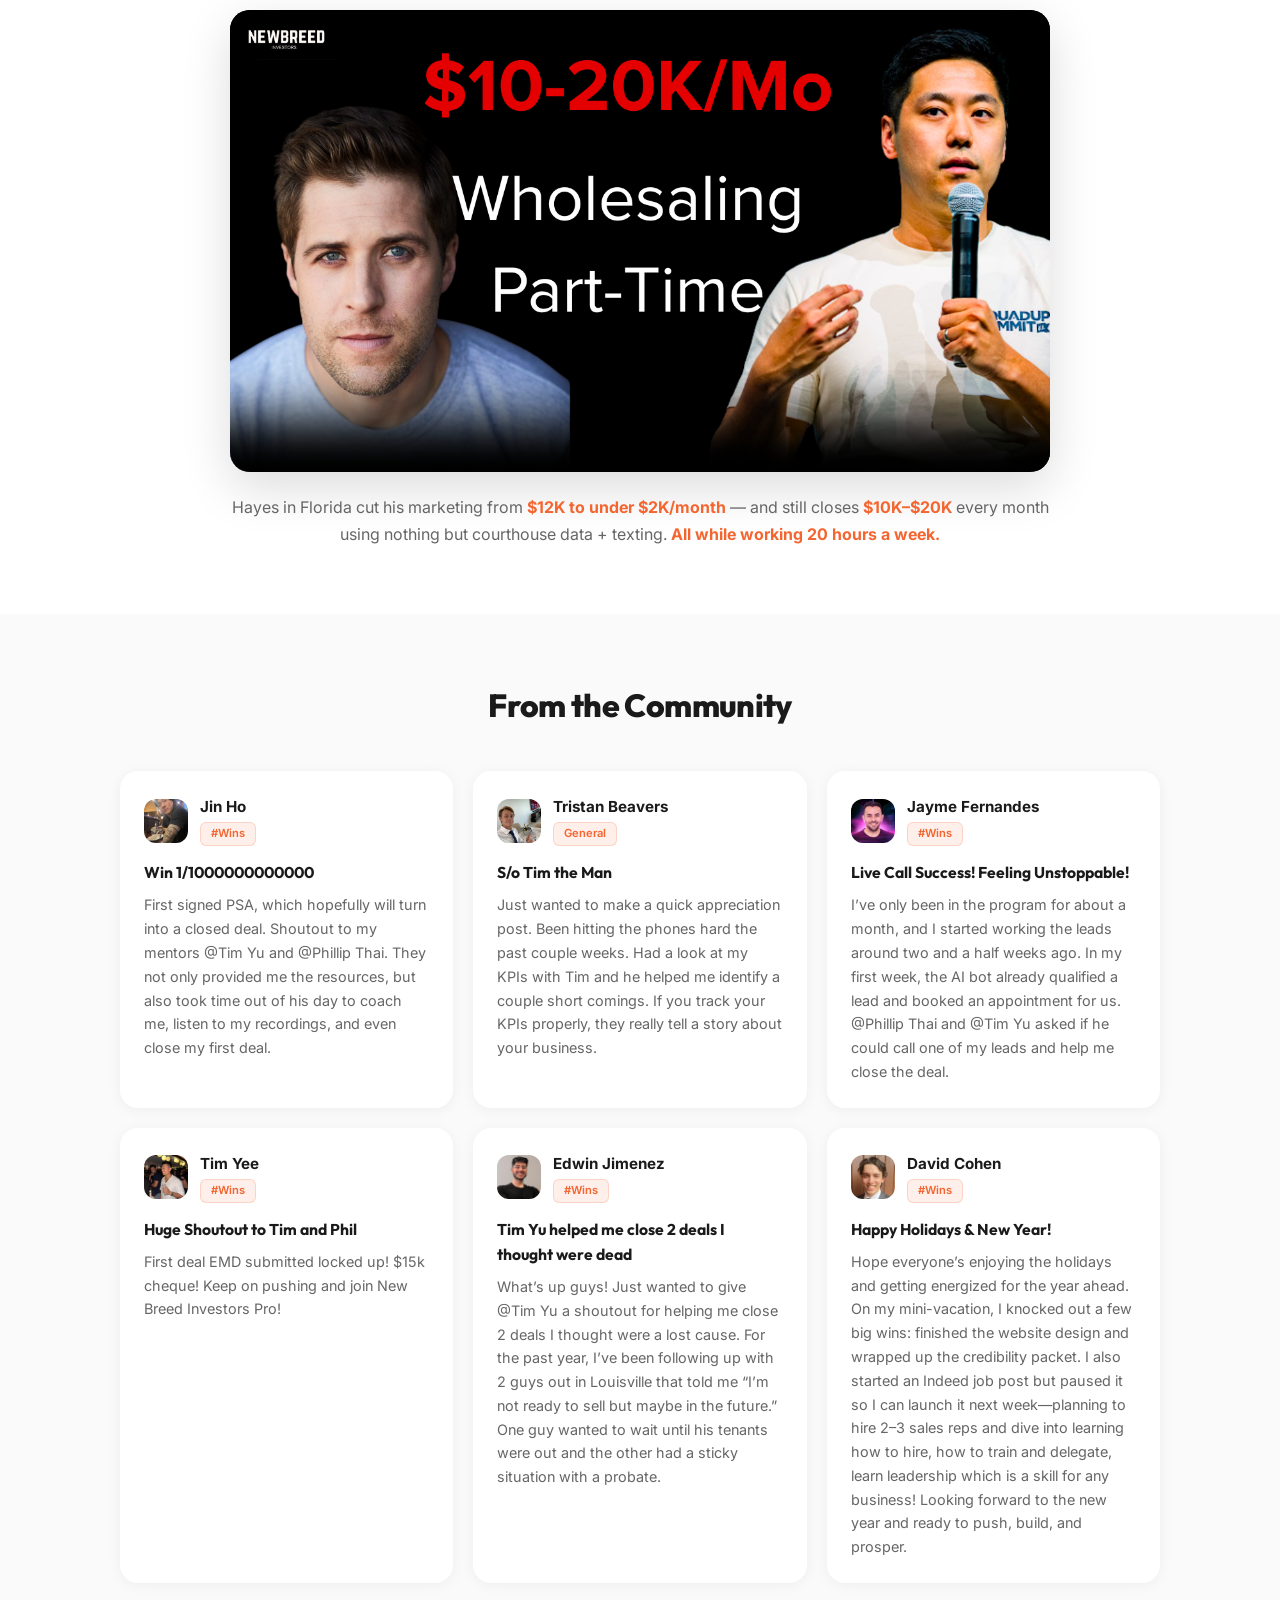
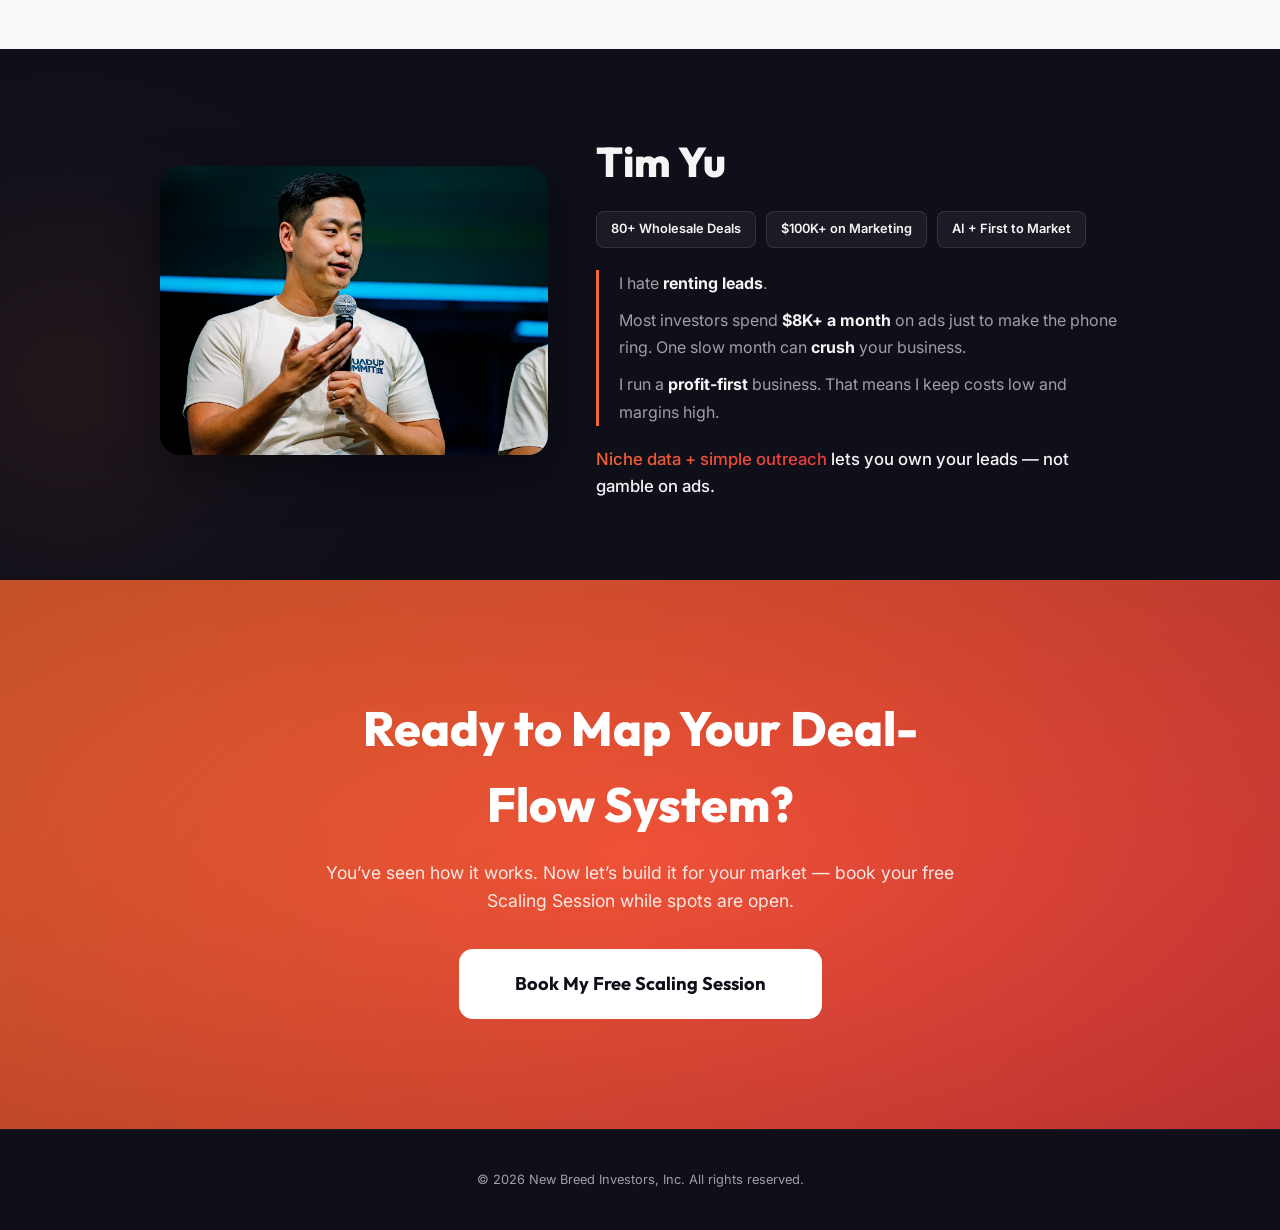
<file: webinar-replay/index.html>
<!DOCTYPE html>
<html lang="en">
<head>
    <!-- Google Tag Manager -->
    <script>(function(w,d,s,l,i){w[l]=w[l]||[];w[l].push({'gtm.start':
    new Date().getTime(),event:'gtm.js'});var f=d.getElementsByTagName(s)[0],
    j=d.createElement(s),dl=l!='dataLayer'?'&l='+l:'';j.async=true;j.src=
    'https://www.googletagmanager.com/gtm.js?id='+i+dl;f.parentNode.insertBefore(j,f);
    })(window,document,'script','dataLayer','GTM-KGTLBKV6');</script>
    <!-- End Google Tag Manager -->
    <!-- Microsoft Clarity -->
    <script type="text/javascript">
        (function(c,l,a,r,i,t,y){
            c[a]=c[a]||function(){(c[a].q=c[a].q||[]).push(arguments)};
            t=l.createElement(r);t.async=1;t.src="https://www.clarity.ms/tag/"+i;
            y=l.getElementsByTagName(r)[0];y.parentNode.insertBefore(t,y);
        })(window, document, "clarity", "script", "x556suj2xr");
    </script>
    <!-- End Microsoft Clarity -->
<meta charset="UTF-8">
<meta name="viewport" content="width=device-width, initial-scale=1.0">
<title>Training Replay: Stop Burning $10K on Leads | New Breed Investors</title>
<meta name="description" content="Missed the live training? Watch the full replay: how investors replace overpriced PPC/PPL leads with 3-5 off-market deals per month using courthouse data and simple outbound.">
<meta name="robots" content="noindex, nofollow">
<link href="https://fonts.googleapis.com/css2?family=Inter:wght@300;400;500;600;700;800&family=Outfit:wght@400;500;600;700;800&display=swap" rel="stylesheet">
<!-- Meta Pixel Code -->
<script>
!function(f,b,e,v,n,t,s)
{if(f.fbq)return;n=f.fbq=function(){n.callMethod?
n.callMethod.apply(n,arguments):n.queue.push(arguments)};
if(!f._fbq)f._fbq=n;n.push=n;n.loaded=!0;n.version='2.0';
n.queue=[];t=b.createElement(e);t.async=!0;
t.src=v;s=b.getElementsByTagName(e)[0];
s.parentNode.insertBefore(t,s)}(window, document,'script',
'https://connect.facebook.net/en_US/fbevents.js');
fbq('init', '734895069233033');
fbq('track', 'PageView');
</script>
<noscript><img height="1" width="1" style="display:none"
src="https://www.facebook.com/tr?id=734895069233033&ev=PageView&noscript=1"
/></noscript>
<!-- End Meta Pixel Code -->
<style>
/* ============================================
   BASE — NBI Brand Tokens
   ============================================ */
*, *::before, *::after { margin: 0; padding: 0; box-sizing: border-box; }

:root {
  --orange: #f46530;
  --red: #e93d3d;
  --purple: #6b21a8;
  --purple-deep: #4c1d95;
  --dark: #0f0f1a;
  --dark-card: #1a1a2e;
  --dark-lighter: #252540;
  --text-white: #f5f5f5;
  --text-muted: rgba(255,255,255,0.6);
  --text-dark: #1a1a1a;
  --text-dark-muted: #666;
  --gradient-main: linear-gradient(135deg, #f46530, #e93d3d, #6b21a8);
  --gradient-subtle: linear-gradient(135deg, rgba(244,101,48,0.15), rgba(107,33,168,0.15));
  --glow-orange: rgba(244,101,48,0.4);
  --glow-purple: rgba(107,33,168,0.3);
}

html { scroll-behavior: smooth; }
body {
  font-family: 'Inter', sans-serif;
  background: var(--dark);
  color: var(--text-white);
  line-height: 1.6;
  overflow-x: hidden;
}
h1, h2, h3, h4 { font-family: 'Outfit', sans-serif; }

/* ---- Keyframes ---- */
@keyframes gradientShift { 0% { background-position: 0% 50%; } 50% { background-position: 100% 50%; } 100% { background-position: 0% 50%; } }
@keyframes glow { 0%, 100% { opacity: 0.5; } 50% { opacity: 1; } }
@keyframes meshMove { 0% { transform: translate(0,0) scale(1); } 33% { transform: translate(30px,-30px) scale(1.1); } 66% { transform: translate(-20px,20px) scale(0.95); } 100% { transform: translate(0,0) scale(1); } }
@keyframes pulseRing { 0% { transform: scale(0.9); opacity: 0.7; } 70% { transform: scale(1.5); opacity: 0; } 100% { opacity: 0; } }

/* ---- Scroll Reveal ---- */
.reveal { opacity: 0; transform: translateY(40px); transition: opacity 0.7s cubic-bezier(0.16,1,0.3,1), transform 0.7s cubic-bezier(0.16,1,0.3,1); }
.reveal.visible { opacity: 1; transform: translateY(0); }
.reveal-delay-1 { transition-delay: 0.1s; }
.reveal-delay-2 { transition-delay: 0.2s; }
.reveal-delay-3 { transition-delay: 0.3s; }

/* ---- Utilities ---- */
.gradient-text {
  background: var(--gradient-main);
  background-size: 200% auto;
  -webkit-background-clip: text; -webkit-text-fill-color: transparent; background-clip: text;
  animation: gradientShift 4s ease infinite;
}
.section-eyebrow { font-size: 0.72rem; font-weight: 700; letter-spacing: 3px; text-transform: uppercase; margin-bottom: 12px; color: var(--orange); }

/* ---- Mesh Orbs ---- */
.mesh-orb { position: absolute; border-radius: 50%; filter: blur(100px); pointer-events: none; }
.orb-1 { width: 400px; height: 400px; background: var(--orange); opacity: 0.2; top: 8%; right: 5%; animation: meshMove 10s ease-in-out infinite; }
.orb-2 { width: 350px; height: 350px; background: var(--purple); opacity: 0.15; bottom: 5%; left: 10%; animation: meshMove 14s ease-in-out infinite reverse; }
.orb-3 { width: 200px; height: 200px; background: var(--red); opacity: 0.12; top: 50%; left: 40%; animation: meshMove 8s ease-in-out infinite; }

/* ---- Brand Wordmark (no nav) ---- */
.brandbar { text-align: center; padding: 26px 24px 4px; position: relative; z-index: 2; }
.brandbar a { font-family: 'Outfit', sans-serif; font-weight: 800; font-size: 1.1rem; letter-spacing: -0.02em; text-decoration: none; color: var(--text-white); }

/* ---- Hero Badge ---- */
.hero-badge {
  display: inline-flex; align-items: center; gap: 8px; padding: 8px 20px;
  background: var(--gradient-subtle); border: 1px solid rgba(244,101,48,0.3);
  border-radius: 100px; font-size: 0.78rem; font-weight: 600; color: var(--orange);
  margin-bottom: 24px; backdrop-filter: blur(10px);
}
.live-dot { width: 8px; height: 8px; background: var(--orange); border-radius: 50%; animation: glow 2s ease infinite; box-shadow: 0 0 12px var(--glow-orange); }

/* ---- Buttons ---- */
.btn-gradient {
  display: inline-block; padding: 16px 40px; background: var(--gradient-main); background-size: 200% auto;
  color: #fff; font-family: 'Outfit', sans-serif; font-size: 1rem; font-weight: 700; border: none;
  border-radius: 12px; cursor: pointer; text-decoration: none;
  transition: transform 0.2s, box-shadow 0.3s, background-position 0.5s;
}
.btn-gradient:hover { transform: translateY(-2px); box-shadow: 0 8px 30px var(--glow-orange), 0 4px 15px var(--glow-purple); background-position: right center; }
.btn-white {
  display: inline-block; padding: 20px 56px; background: #fff; color: var(--dark);
  font-family: 'Outfit', sans-serif; font-size: 1.15rem; font-weight: 700; border: none;
  border-radius: 14px; cursor: pointer; transition: transform 0.2s, box-shadow 0.3s; text-decoration: none;
}
.btn-white:hover { transform: translateY(-3px); box-shadow: 0 12px 40px rgba(0,0,0,0.2); }

/* ============================================
   HERO
   ============================================ */
.hero { padding: 24px 24px 40px; position: relative; overflow: hidden; text-align: center; }
.hero-inner { max-width: 780px; margin: 0 auto; position: relative; z-index: 1; }
.hero h1 { font-size: clamp(2.1rem, 4.6vw, 3.3rem); font-weight: 800; line-height: 1.1; letter-spacing: -0.03em; margin-bottom: 18px; }
.hero-sub { font-size: 1.12rem; color: var(--text-muted); line-height: 1.7; max-width: 600px; margin: 0 auto 14px; }
.hero-note { font-size: 0.9rem; color: var(--orange); font-weight: 600; }

/* ============================================
   VIDEO REPLAY (click-to-play)
   ============================================ */
.replay-section { padding: 20px 24px 8px; position: relative; }
.replay-video {
  position: relative; width: 100%; max-width: 900px; margin: 0 auto; aspect-ratio: 16 / 9;
  border-radius: 20px; overflow: hidden; box-shadow: 0 24px 70px rgba(0,0,0,0.5);
  border: 1px solid rgba(255,255,255,0.09); background: #000;
}
.replay-iframe { position: absolute; inset: 0; width: 100%; height: 100%; border: 0; }
.replay-poster {
  position: absolute; inset: 0; width: 100%; height: 100%; border: 0; cursor: pointer;
  display: flex; flex-direction: column; align-items: center; justify-content: center; gap: 16px;
  padding: 24px; text-align: center; overflow: hidden;
}
.replay-poster-bg { position: absolute; inset: 0; background: linear-gradient(135deg, #0f0f1a 0%, #1a1a2e 55%, #4c1d95 120%); }
.replay-poster-bg::after { content: ''; position: absolute; width: 420px; height: 420px; border-radius: 50%; background: var(--orange); opacity: 0.18; filter: blur(90px); top: -80px; right: -60px; }
.replay-poster > * { position: relative; z-index: 1; }
.replay-tag {
  display: inline-block; font-size: 0.7rem; font-weight: 700; letter-spacing: 2px; text-transform: uppercase;
  color: var(--orange); background: rgba(244,101,48,0.12); border: 1px solid rgba(244,101,48,0.28);
  padding: 5px 14px; border-radius: 8px;
}
.replay-poster-title { font-family: 'Outfit', sans-serif; font-weight: 800; font-size: clamp(1.3rem, 3vw, 2rem); color: #fff; line-height: 1.15; max-width: 620px; letter-spacing: -0.02em; }
.replay-play-wrap { position: relative; width: 82px; height: 82px; margin: 4px 0; }
.replay-play-ring { position: absolute; inset: 0; border-radius: 50%; background: var(--gradient-main); animation: pulseRing 2.4s cubic-bezier(0.16,1,0.3,1) infinite; }
.replay-play {
  position: absolute; inset: 0; width: 82px; height: 82px; border-radius: 50%; background: var(--gradient-main);
  display: flex; align-items: center; justify-content: center; box-shadow: 0 10px 34px var(--glow-orange);
  transition: transform 0.25s;
}
.replay-poster:hover .replay-play { transform: scale(1.06); }
.replay-play svg { width: 30px; height: 30px; margin-left: 5px; fill: #fff; }
.replay-poster-cta { font-size: 0.92rem; color: rgba(255,255,255,0.75); font-weight: 500; }
.replay-caption { max-width: 760px; margin: 22px auto 0; text-align: center; font-size: 0.95rem; color: var(--text-muted); line-height: 1.65; }
.replay-caption .hl { color: var(--orange); font-weight: 600; }

/* Inline CTA under video */
.after-video-cta { text-align: center; padding: 30px 24px 56px; }

/* ============================================
   DISCOVER (dark + mesh)
   ============================================ */
.discover { padding: 72px 24px; position: relative; overflow: hidden; background: var(--dark); }
.discover-inner { max-width: 760px; margin: 0 auto; position: relative; z-index: 1; text-align: center; }
.discover h2 { font-size: clamp(1.7rem, 3.2vw, 2.4rem); font-weight: 800; margin-bottom: 40px; letter-spacing: -0.02em; }
.discover-item { display: flex; align-items: flex-start; gap: 16px; text-align: left; padding: 18px 22px; margin-bottom: 14px; background: rgba(255,255,255,0.03); border: 1px solid rgba(255,255,255,0.07); border-radius: 14px; }
.discover-item p { font-size: 1rem; color: var(--text-muted); line-height: 1.6; }
.discover-item strong { color: var(--text-white); }
.discover-check { flex-shrink: 0; width: 26px; height: 26px; border-radius: 8px; background: var(--gradient-main); display: inline-flex; align-items: center; justify-content: center; font-size: 0.8rem; color: #fff; font-weight: 700; margin-top: 1px; }
.discover-closing { margin-top: 26px; font-size: 1.05rem; color: var(--text-white); font-weight: 500; }

/* ============================================
   BOOKING (light + calendar)
   ============================================ */
.booking { background: #fafafa; color: var(--text-dark); padding: 66px 24px; }
.booking-inner { max-width: 860px; margin: 0 auto; text-align: center; }
.booking h2 { font-size: clamp(1.8rem, 3.4vw, 2.6rem); font-weight: 800; color: var(--text-dark); letter-spacing: -0.02em; margin-bottom: 12px; }
.booking-sub { font-size: 1.08rem; color: var(--text-dark-muted); line-height: 1.7; max-width: 600px; margin: 0 auto 30px; }
.calendar-wrapper { background: #fff; border-radius: 20px; overflow: hidden; box-shadow: 0 6px 40px rgba(0,0,0,0.07); position: relative; }
.calendar-wrapper::before { content: ''; position: absolute; top: 0; left: 0; right: 0; height: 4px; background: var(--gradient-main); z-index: 1; }
.booking-fineprint { font-size: 0.82rem; color: #999; margin-top: 18px; }

/* ============================================
   SOCIAL PROOF / VSL (light)
   ============================================ */
.social-proof { background: #fff; color: var(--text-dark); padding: 66px 24px; }
.social-proof-inner { max-width: 820px; margin: 0 auto; text-align: center; }
.social-proof h2 { font-size: clamp(1.7rem, 3.2vw, 2.4rem); font-weight: 800; color: var(--text-dark); letter-spacing: -0.02em; margin-bottom: 32px; }
.vsl-wrapper { position: relative; width: 100%; aspect-ratio: 16 / 9; border-radius: 20px; overflow: hidden; box-shadow: 0 16px 50px rgba(0,0,0,0.14); background: #000; }
.vsl-wrapper video { width: 100%; height: 100%; object-fit: cover; }
.vsl-caption { text-align: center; margin-top: 22px; font-size: 1rem; color: var(--text-dark-muted); line-height: 1.7; }
.vsl-caption .highlight { color: var(--orange); font-weight: 700; }

/* ============================================
   TESTIMONIALS (light)
   ============================================ */
.testimonials { background: #fafafa; color: var(--text-dark); padding: 66px 24px; }
.testimonials-inner { max-width: 1040px; margin: 0 auto; }
.testimonials-header { text-align: center; margin-bottom: 40px; }
.testimonials-header h3 { font-size: clamp(1.5rem, 2.8vw, 2rem); font-weight: 800; color: var(--text-dark); letter-spacing: -0.02em; }
.testimonial-grid { display: grid; grid-template-columns: repeat(3, 1fr); gap: 20px; }
.testimonial-card { background: #fff; border-radius: 18px; padding: 24px; box-shadow: 0 2px 14px rgba(0,0,0,0.05); text-align: left; transition: transform 0.3s cubic-bezier(0.16,1,0.3,1), box-shadow 0.3s; }
.testimonial-card:hover { transform: translateY(-5px); box-shadow: 0 14px 40px rgba(0,0,0,0.09); }
.testimonial-header { display: flex; align-items: center; gap: 12px; margin-bottom: 14px; }
.testimonial-avatar-img { width: 44px; height: 44px; border-radius: 12px; object-fit: cover; flex-shrink: 0; }
.testimonial-name { font-weight: 700; font-size: 0.95rem; color: var(--text-dark); }
.testimonial-tag { font-size: 0.7rem; font-weight: 600; color: var(--orange); background: rgba(244,101,48,0.1); border: 1px solid rgba(244,101,48,0.2); padding: 2px 10px; border-radius: 6px; display: inline-block; margin-top: 3px; }
.testimonial-title { font-family: 'Outfit', sans-serif; font-weight: 700; font-size: 0.98rem; color: var(--text-dark); margin-bottom: 8px; }
.testimonial-body { font-size: 0.9rem; color: var(--text-dark-muted); line-height: 1.65; }

/* ============================================
   INSTRUCTOR (dark)
   ============================================ */
.instructor { background: var(--dark); padding: 80px 24px; position: relative; overflow: hidden; }
.instructor-inner { max-width: 960px; margin: 0 auto; display: grid; grid-template-columns: 0.85fr 1.15fr; gap: 48px; align-items: center; position: relative; z-index: 1; }
.instructor-photo img { width: 100%; border-radius: 20px; box-shadow: 0 16px 50px rgba(0,0,0,0.4); }
.instructor-content h2 { font-size: clamp(1.8rem, 3.4vw, 2.6rem); font-weight: 800; margin-bottom: 16px; }
.instructor-stats { display: flex; flex-wrap: wrap; gap: 10px; margin-bottom: 22px; }
.instructor-stat { font-size: 0.8rem; font-weight: 600; color: var(--text-white); background: rgba(255,255,255,0.05); border: 1px solid rgba(255,255,255,0.1); padding: 7px 14px; border-radius: 8px; }
.instructor-content blockquote { border-left: 3px solid var(--orange); padding-left: 20px; margin-bottom: 20px; }
.instructor-content blockquote p { color: var(--text-muted); font-size: 1rem; line-height: 1.7; margin-bottom: 10px; }
.instructor-content blockquote strong { color: var(--text-white); }
.instructor-bottom { font-size: 1.05rem; font-weight: 500; }

/* ============================================
   FINAL CTA (gradient)
   ============================================ */
.final-cta { padding: 110px 24px; text-align: center; position: relative; overflow: hidden; background: var(--gradient-main); background-size: 200% 200%; animation: gradientShift 6s ease infinite; }
.final-cta::before { content: ''; position: absolute; inset: 0; background: radial-gradient(ellipse at center, transparent 0%, rgba(0,0,0,0.2) 100%); }
.final-cta-inner { position: relative; z-index: 1; max-width: 640px; margin: 0 auto; }
.final-cta h2 { font-size: clamp(2rem, 4vw, 3rem); font-weight: 800; margin-bottom: 16px; color: #fff; }
.final-cta p { color: rgba(255,255,255,0.88); margin-bottom: 34px; font-size: 1.1rem; }

/* ---- Footer ---- */
.footer { background: var(--dark); text-align: center; padding: 40px 24px; border-top: 1px solid rgba(255,255,255,0.06); font-size: 0.8rem; color: var(--text-muted); }

/* ---- Sticky CTA Bar ---- */
.cta-bar { position: fixed; bottom: 0; left: 0; right: 0; padding: 14px 24px; background: rgba(15,15,26,0.92); backdrop-filter: blur(20px); border-top: 1px solid rgba(255,255,255,0.08); display: flex; justify-content: center; z-index: 100; transform: translateY(100%); transition: transform 0.4s cubic-bezier(0.16,1,0.3,1); }
.cta-bar.visible { transform: translateY(0); }
.cta-bar a { padding: 12px 40px; background: var(--gradient-main); background-size: 200% auto; color: #fff; font-family: 'Outfit', sans-serif; font-size: 0.95rem; font-weight: 700; border: none; border-radius: 10px; cursor: pointer; transition: background-position 0.5s; text-decoration: none; }
.cta-bar a:hover { background-position: right center; }

/* ---- Mobile ---- */
@media (max-width: 860px) {
  .testimonial-grid { grid-template-columns: 1fr; }
  .instructor-inner { grid-template-columns: 1fr; gap: 28px; }
  .instructor-photo { max-width: 340px; margin: 0 auto; }
}
</style>
</head>
<body>
    <!-- Google Tag Manager (noscript) -->
    <noscript><iframe src="https://www.googletagmanager.com/ns.html?id=GTM-KGTLBKV6"
    height="0" width="0" style="display:none;visibility:hidden"></iframe></noscript>
    <!-- End Google Tag Manager (noscript) -->

<!-- Brand wordmark (no navigation) -->
<div class="brandbar"><a href="https://newbreedinvestor.io/">New Breed Investors</a></div>

<!-- ============ HERO ============ -->
<section class="hero" id="hero">
  <div class="mesh-orb orb-1"></div>
  <div class="mesh-orb orb-2"></div>
  <div class="mesh-orb orb-3"></div>
  <div class="hero-inner">
    <div class="hero-badge"><span class="live-dot"></span> Training Replay</div>
    <h1>You Registered &mdash; But Couldn&rsquo;t Make It Live.<br><span class="gradient-text">Here&rsquo;s the Full Replay.</span></h1>
    <p class="hero-sub">Watch the complete training below: how active investors are replacing overpriced PPC/PPL leads with <strong>3&ndash;5 off-market deals a month</strong> using courthouse data and simple outbound.</p>
    <p class="hero-note">Only up for a limited time &mdash; watch it before it comes down.</p>
  </div>
</section>

<!-- ============ VIDEO REPLAY ============ -->
<section class="replay-section">
  <div class="replay-video" id="replayVideo">
    <button class="replay-poster" id="replayPoster" type="button" aria-label="Play the training replay">
      <span class="replay-poster-bg"></span>
      <span class="replay-tag">60-Minute Training</span>
      <span class="replay-poster-title">Stop Burning $10K on Leads</span>
      <span class="replay-play-wrap">
        <span class="replay-play-ring"></span>
        <span class="replay-play"><svg viewBox="0 0 24 24" aria-hidden="true"><path d="M8 5v14l11-7z"/></svg></span>
      </span>
      <span class="replay-poster-cta">Click to play the full replay</span>
    </button>
  </div>
  <p class="replay-caption">Grab a notepad. By the end you&rsquo;ll have a <span class="hl">practical roadmap</span> you can start applying the same day &mdash; then book a free Scaling Session to map it to your market.</p>
</section>

<!-- Inline CTA under the video -->
<div class="after-video-cta">
  <a href="#book" class="btn-gradient" data-cta="after-video">Book My Free Scaling Session</a>
</div>

<!-- ============ WHAT YOU'LL DISCOVER ============ -->
<section class="discover">
  <div class="mesh-orb" style="width:320px;height:320px;background:var(--purple);opacity:0.12;top:5%;right:-8%;animation:meshMove 14s ease-in-out infinite;"></div>
  <div class="discover-inner">
    <p class="section-eyebrow gradient-text reveal">What&rsquo;s Inside</p>
    <h2 class="reveal">What You&rsquo;ll Get From the Replay</h2>
    <div class="discover-item reveal">
      <div class="discover-check">&#10003;</div>
      <p>How to get <strong>high-distress courthouse lists</strong> in your market (and which ones actually produce deals)</p>
    </div>
    <div class="discover-item reveal reveal-delay-1">
      <div class="discover-check">&#10003;</div>
      <p>The <strong>3 outbound campaigns</strong> our community uses to turn cold records into warm seller conversations</p>
    </div>
    <div class="discover-item reveal reveal-delay-2">
      <div class="discover-check">&#10003;</div>
      <p>How to plug those campaigns into a <strong>prebuilt CRM pipeline</strong> so nothing slips through the cracks</p>
    </div>
    <div class="discover-item reveal reveal-delay-3">
      <div class="discover-check">&#10003;</div>
      <p>Why most investors will <strong>stay slaves to lead vendors</strong> in 2026&hellip; and how to be the one who owns the data</p>
    </div>
    <p class="discover-closing reveal">Watched it and want help applying it to your market? Book your free Scaling Session below.</p>
  </div>
</section>

<!-- ============ BOOKING (Calendly) ============ -->
<section class="booking" id="book">
  <div class="booking-inner">
    <p class="section-eyebrow reveal">Your Next Step</p>
    <h2 class="reveal">Book Your Free Scaling Session</h2>
    <p class="booking-sub reveal">30&ndash;45 minutes to map a Niche Data + Outbound + AI plan for <em>your</em> market. Pick a time below while it&rsquo;s open.</p>
    <div class="calendar-wrapper reveal">
      <!-- Calendly inline embed — scaling session, tagged for the webinar-replay funnel -->
      <div class="calendly-inline-widget" data-url="https://calendly.com/nbinvestor/newbreed-strategy-session-clone?hide_event_type_details=1&hide_gdpr_banner=1&primary_color=f46530&utm_source=newbreed-site&utm_medium=calendly-embed&utm_campaign=webinar-replay&utm_content=webinar-replay" style="min-width:320px;height:700px;"></div>
      <script type="text/javascript" src="https://assets.calendly.com/assets/external/widget.js" async></script>
    </div>
    <p class="booking-fineprint">Spots are limited. If you don&rsquo;t see a time that works, check back &mdash; we release new availability weekly.</p>
  </div>
</section>

<!-- ============ SOCIAL PROOF / VSL ============ -->
<section class="social-proof">
  <div class="social-proof-inner">
    <h2 class="reveal">Real People. <span class="gradient-text">Real Deals.</span> Real Results.</h2>
    <div class="vsl-wrapper reveal">
      <video controls playsinline preload="metadata" poster="../images/hayes-tim-vsl-thumbnail.png">
        <source src="https://assets.cdn.filesafe.space/DtZlCxzIoAvbNURI3XeL/media/6956bc39b831c483da881132.mp4" type="video/mp4">
        Your browser does not support the video tag.
      </video>
    </div>
    <p class="vsl-caption reveal">Hayes in Florida cut his marketing from <span class="highlight">$12K to under $2K/month</span> &mdash; and still closes <span class="highlight">$10K&ndash;$20K</span> every month using nothing but courthouse data + texting. <span class="highlight">All while working 20 hours a week.</span></p>
  </div>
</section>

<!-- ============ TESTIMONIALS ============ -->
<section class="testimonials">
  <div class="testimonials-inner">
    <div class="testimonials-header"><h3 class="reveal">From the Community</h3></div>
    <div class="testimonial-grid">
      <div class="testimonial-card reveal">
        <div class="testimonial-header">
          <img class="testimonial-avatar-img" src="../images/jin-ho.jpg" alt="Jin Ho">
          <div><div class="testimonial-name">Jin Ho</div><span class="testimonial-tag">#Wins</span></div>
        </div>
        <div class="testimonial-title">Win 1/1000000000000</div>
        <div class="testimonial-body">First signed PSA, which hopefully will turn into a closed deal. Shoutout to my mentors @Tim Yu and @Phillip Thai. They not only provided me the resources, but also took time out of his day to coach me, listen to my recordings, and even close my first deal.</div>
      </div>
      <div class="testimonial-card reveal reveal-delay-1">
        <div class="testimonial-header">
          <img class="testimonial-avatar-img" src="../images/tristan-beavers.jpg" alt="Tristan Beavers">
          <div><div class="testimonial-name">Tristan Beavers</div><span class="testimonial-tag">General</span></div>
        </div>
        <div class="testimonial-title">S/o Tim the Man</div>
        <div class="testimonial-body">Just wanted to make a quick appreciation post. Been hitting the phones hard the past couple weeks. Had a look at my KPIs with Tim and he helped me identify a couple short comings. If you track your KPIs properly, they really tell a story about your business.</div>
      </div>
      <div class="testimonial-card reveal reveal-delay-2">
        <div class="testimonial-header">
          <img class="testimonial-avatar-img" src="../images/jayme-fernandes.jpg" alt="Jayme Fernandes">
          <div><div class="testimonial-name">Jayme Fernandes</div><span class="testimonial-tag">#Wins</span></div>
        </div>
        <div class="testimonial-title">Live Call Success! Feeling Unstoppable!</div>
        <div class="testimonial-body">I&rsquo;ve only been in the program for about a month, and I started working the leads around two and a half weeks ago. In my first week, the AI bot already qualified a lead and booked an appointment for us. @Phillip Thai and @Tim Yu asked if he could call one of my leads and help me close the deal.</div>
      </div>
      <div class="testimonial-card reveal">
        <div class="testimonial-header">
          <img class="testimonial-avatar-img" src="../images/tim-yee.jpg" alt="Tim Yee">
          <div><div class="testimonial-name">Tim Yee</div><span class="testimonial-tag">#Wins</span></div>
        </div>
        <div class="testimonial-title">Huge Shoutout to Tim and Phil</div>
        <div class="testimonial-body">First deal EMD submitted locked up! $15k cheque! Keep on pushing and join New Breed Investors Pro!</div>
      </div>
      <div class="testimonial-card reveal reveal-delay-1">
        <div class="testimonial-header">
          <img class="testimonial-avatar-img" src="../images/edwin-jimenez.jpg" alt="Edwin Jimenez">
          <div><div class="testimonial-name">Edwin Jimenez</div><span class="testimonial-tag">#Wins</span></div>
        </div>
        <div class="testimonial-title">Tim Yu helped me close 2 deals I thought were dead</div>
        <div class="testimonial-body">What&rsquo;s up guys! Just wanted to give @Tim Yu a shoutout for helping me close 2 deals I thought were a lost cause. For the past year, I&rsquo;ve been following up with 2 guys out in Louisville that told me &ldquo;I&rsquo;m not ready to sell but maybe in the future.&rdquo; One guy wanted to wait until his tenants were out and the other had a sticky situation with a probate.</div>
      </div>
      <div class="testimonial-card reveal reveal-delay-2">
        <div class="testimonial-header">
          <img class="testimonial-avatar-img" src="../images/david-cohen.jpg" alt="David Cohen">
          <div><div class="testimonial-name">David Cohen</div><span class="testimonial-tag">#Wins</span></div>
        </div>
        <div class="testimonial-title">Happy Holidays &amp; New Year!</div>
        <div class="testimonial-body">Hope everyone&rsquo;s enjoying the holidays and getting energized for the year ahead. On my mini-vacation, I knocked out a few big wins: finished the website design and wrapped up the credibility packet. I also started an Indeed job post but paused it so I can launch it next week&mdash;planning to hire 2&ndash;3 sales reps and dive into learning how to hire, how to train and delegate, learn leadership which is a skill for any business! Looking forward to the new year and ready to push, build, and prosper.</div>
      </div>
    </div>
  </div>
</section>

<!-- ============ INSTRUCTOR ============ -->
<section class="instructor">
  <div class="mesh-orb" style="width:340px;height:340px;background:var(--orange);opacity:0.09;bottom:5%;left:-8%;animation:meshMove 12s ease-in-out infinite reverse;"></div>
  <div class="instructor-inner">
    <div class="instructor-photo reveal">
      <img src="../images/tim-speaking.jpg" alt="Tim Yu speaking on stage">
    </div>
    <div class="instructor-content reveal reveal-delay-1">
      <h2>Tim Yu</h2>
      <div class="instructor-stats">
        <span class="instructor-stat">80+ Wholesale Deals</span>
        <span class="instructor-stat">$100K+ on Marketing</span>
        <span class="instructor-stat">AI + First to Market</span>
      </div>
      <blockquote>
        <p>I hate <strong>renting leads</strong>.</p>
        <p>Most investors spend <strong>$8K+ a month</strong> on ads just to make the phone ring. One slow month can <strong>crush</strong> your business.</p>
        <p>I run a <strong>profit-first</strong> business. That means I keep costs low and margins high.</p>
      </blockquote>
      <p class="instructor-bottom"><span class="gradient-text">Niche data + simple outreach</span> lets you own your leads &mdash; not gamble on ads.</p>
    </div>
  </div>
</section>

<!-- ============ FINAL CTA ============ -->
<section class="final-cta">
  <div class="final-cta-inner reveal">
    <h2>Ready to Map Your Deal-Flow System?</h2>
    <p>You&rsquo;ve seen how it works. Now let&rsquo;s build it for your market &mdash; book your free Scaling Session while spots are open.</p>
    <a href="#book" class="btn-white" data-cta="final">Book My Free Scaling Session</a>
  </div>
</section>

<!-- Footer (no navigation) -->
<footer class="footer">
  <p>&copy; 2026 New Breed Investors, Inc. All rights reserved.</p>
</footer>

<!-- Sticky CTA Bar -->
<div class="cta-bar" id="ctaBar">
  <a href="#book" data-cta="sticky">Book My Free Scaling Session</a>
</div>

<script>
  /* ==== CONFIG: paste the Google Drive FILE ID of the webinar recording here ====
     From a share link like https://drive.google.com/file/d/1AbC...XyZ/view?usp=sharing
     copy ONLY the part between /d/ and /view  ->  1AbC...XyZ
     Also set the file's sharing to "Anyone with the link – Viewer".
  ============================================================================= */
  var DRIVE_FILE_ID = "122DmAheLEaJtLjCTgGielqvze-RgiBtv";

  // Click-to-play: swap the poster for the Drive player on click
  (function () {
    var poster = document.getElementById('replayPoster');
    var wrap = document.getElementById('replayVideo');
    if (!poster || !wrap) return;
    poster.addEventListener('click', function () {
      var iframe = document.createElement('iframe');
      iframe.className = 'replay-iframe';
      iframe.src = 'https://drive.google.com/file/d/' + DRIVE_FILE_ID + '/preview';
      iframe.allow = 'autoplay; fullscreen';
      iframe.setAttribute('allowfullscreen', '');
      wrap.innerHTML = '';
      wrap.appendChild(iframe);
      window.dataLayer = window.dataLayer || [];
      window.dataLayer.push({ event: 'replay_play', video: 'stop-burning-10k' });
      if (typeof fbq === 'function') { fbq('trackCustom', 'ReplayPlay'); }
    });
  })();

  // Scroll reveal
  var revealObserver = new IntersectionObserver(function (entries) {
    entries.forEach(function (entry) { if (entry.isIntersecting) entry.target.classList.add('visible'); });
  }, { threshold: 0.1, rootMargin: '0px 0px -50px 0px' });
  document.querySelectorAll('.reveal').forEach(function (el) { revealObserver.observe(el); });

  // Sticky CTA bar after hero scrolls out
  var heroEl = document.getElementById('hero');
  var ctaBarEl = document.getElementById('ctaBar');
  if (heroEl && ctaBarEl) {
    var obs = new IntersectionObserver(function (entries) {
      entries.forEach(function (e) { ctaBarEl.classList.toggle('visible', !e.isIntersecting); });
    }, { threshold: 0 });
    obs.observe(heroEl);
  }

  // Calendly booking confirmed -> dataLayer (GA4 via GTM) + Meta conversion
  (function () {
    function isCalendlyEvent(e) {
      return e.data && typeof e.data.event === 'string' && e.data.event.indexOf('calendly') === 0;
    }
    window.addEventListener('message', function (e) {
      if (!isCalendlyEvent(e)) return;
      if (e.data.event === 'calendly.event_scheduled') {
        window.dataLayer = window.dataLayer || [];
        window.dataLayer.push({ event: 'book_call_completed', booking_source: 'webinar-replay' });
        if (typeof fbq === 'function') { fbq('track', 'Schedule'); }
      }
    });
  })();
</script>
</body>
</html>
</file>
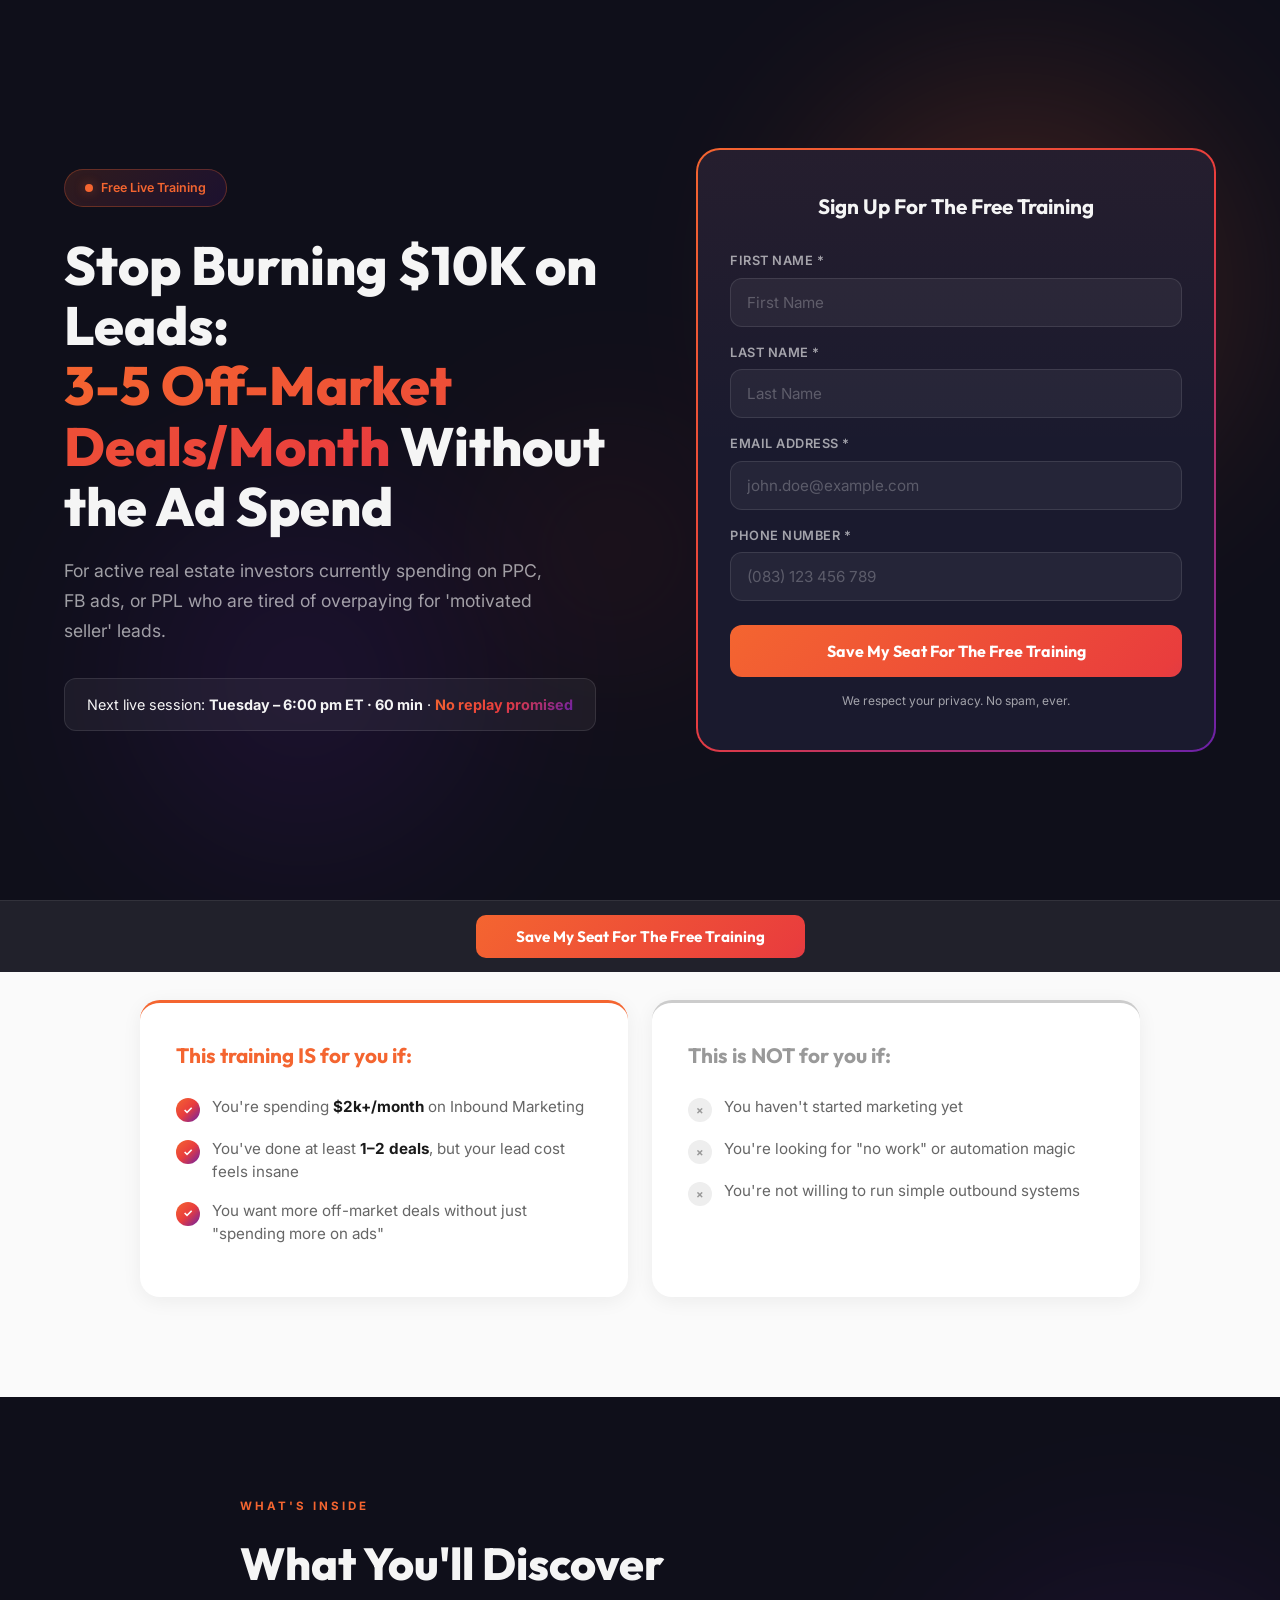
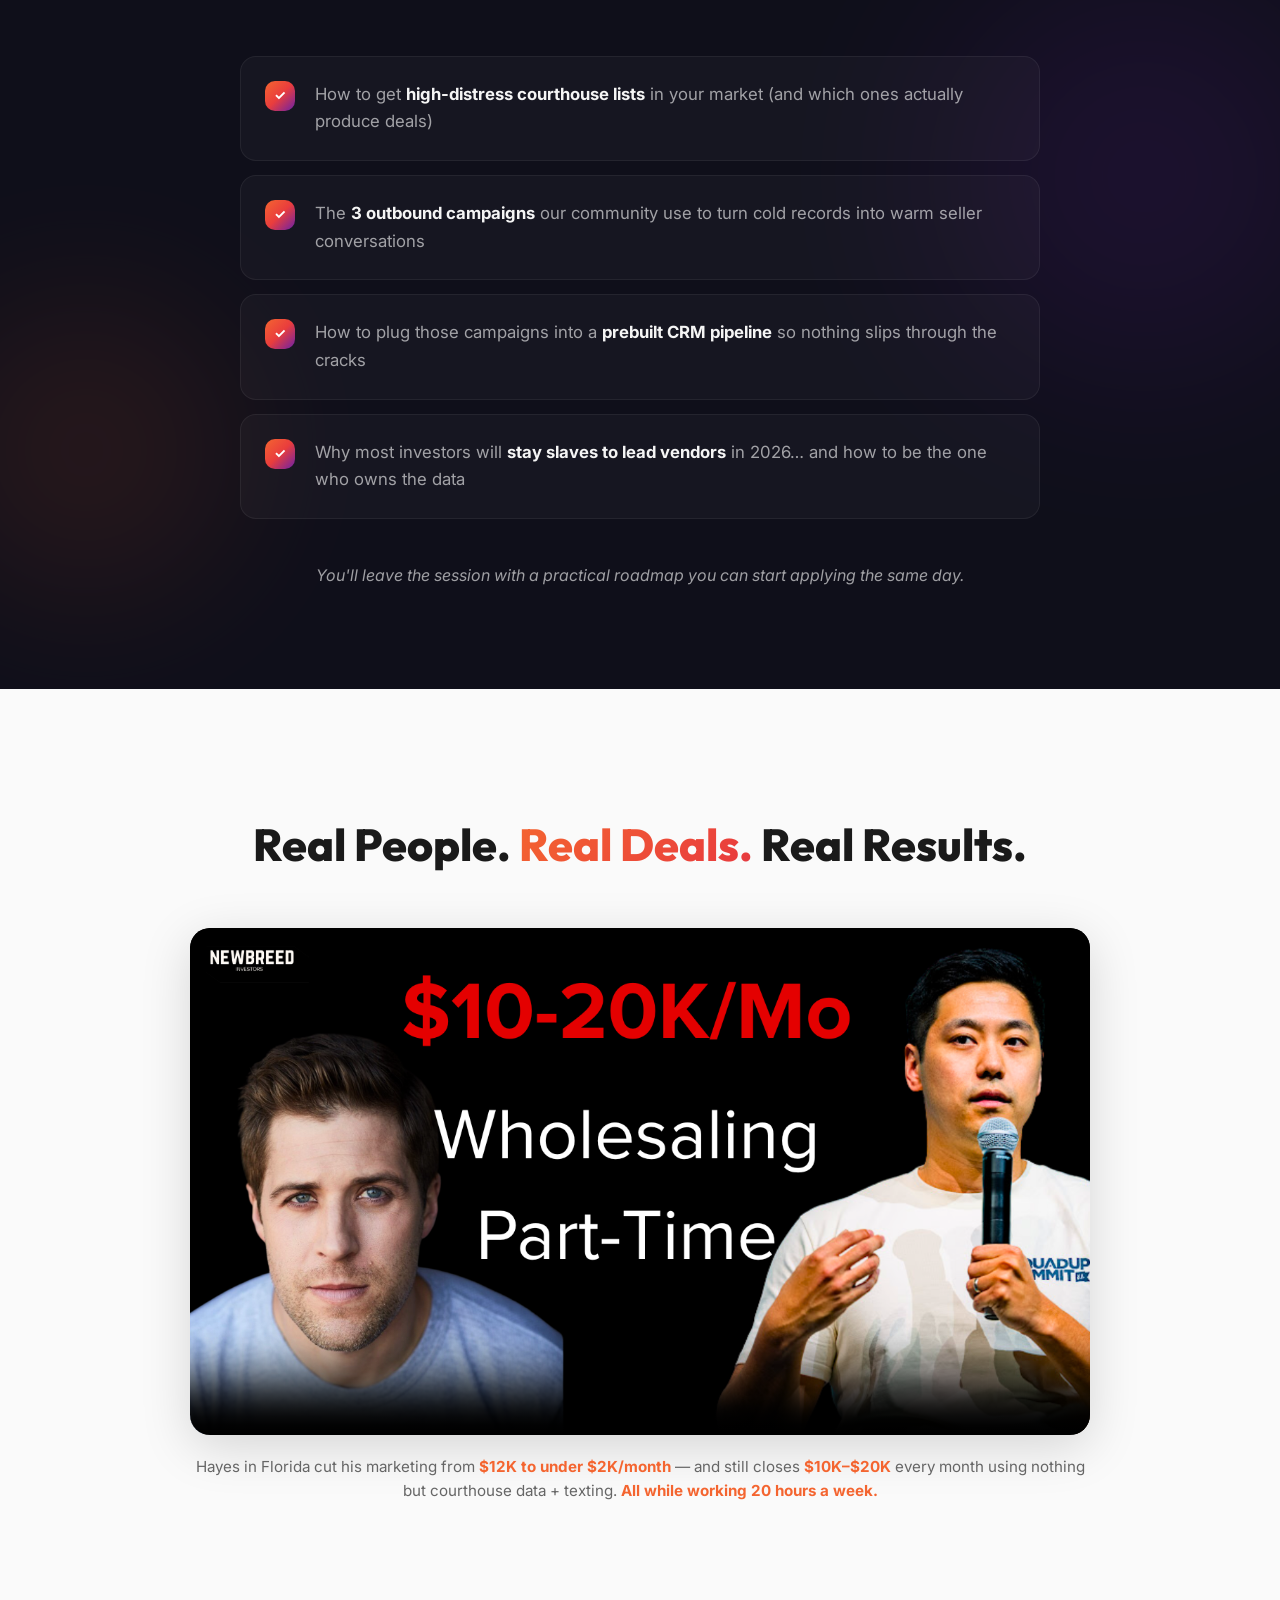
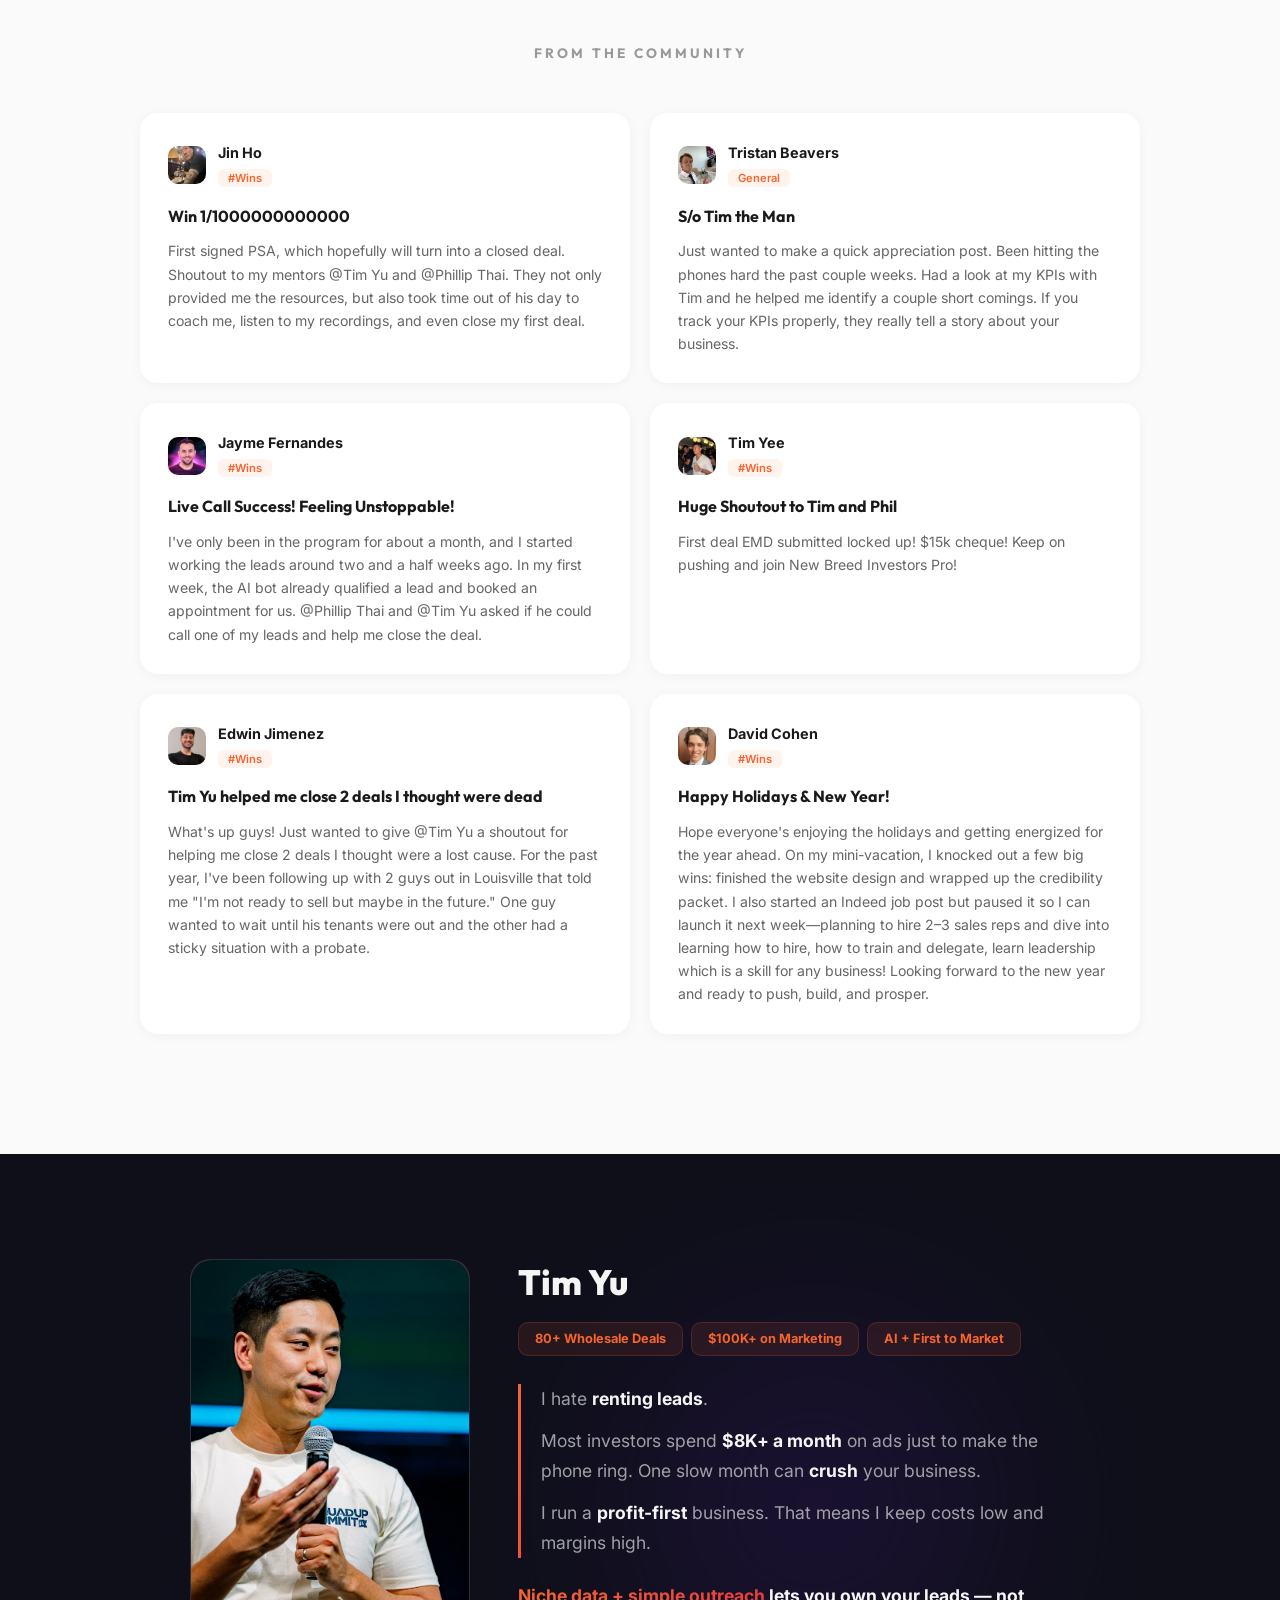
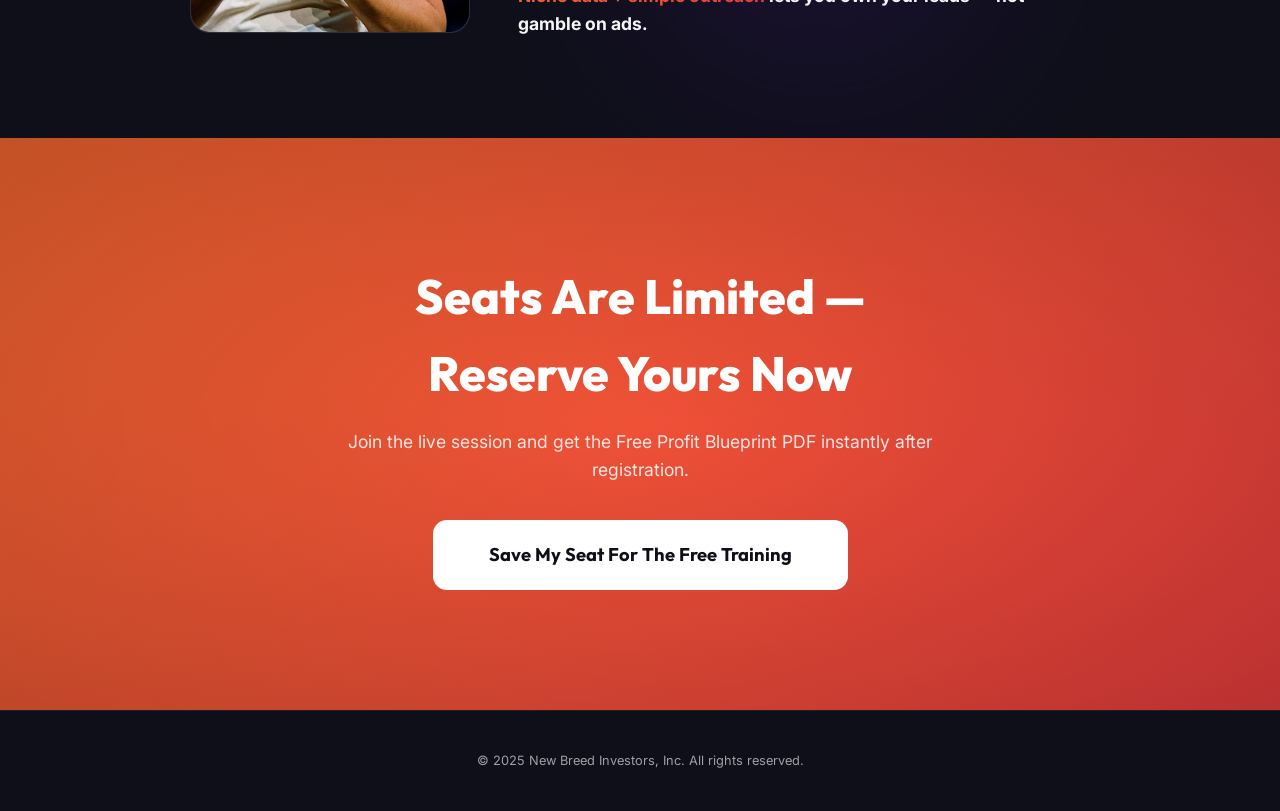
<file: ws-webinar/index.html>
<!DOCTYPE html>
<html lang="en">
<head>
    <!-- Google Tag Manager -->
    <script>(function(w,d,s,l,i){w[l]=w[l]||[];w[l].push({'gtm.start':
    new Date().getTime(),event:'gtm.js'});var f=d.getElementsByTagName(s)[0],
    j=d.createElement(s),dl=l!='dataLayer'?'&l='+l:'';j.async=true;j.src=
    'https://www.googletagmanager.com/gtm.js?id='+i+dl;f.parentNode.insertBefore(j,f);
    })(window,document,'script','dataLayer','GTM-KGTLBKV6');</script>
    <!-- End Google Tag Manager -->
    <!-- Microsoft Clarity -->
    <script type="text/javascript">
        (function(c,l,a,r,i,t,y){
            c[a]=c[a]||function(){(c[a].q=c[a].q||[]).push(arguments)};
            t=l.createElement(r);t.async=1;t.src="https://www.clarity.ms/tag/"+i;
            y=l.getElementsByTagName(r)[0];y.parentNode.insertBefore(t,y);
        })(window, document, "clarity", "script", "x556suj2xr");
    </script>
    <!-- End Microsoft Clarity -->
<meta charset="UTF-8">
<meta name="viewport" content="width=device-width, initial-scale=1.0">
<title>Free Training: Stop Burning $10K on Leads | New Breed Investors</title>
<meta name="description" content="Learn how investors are replacing overpriced PPC/PPL leads with 3-5 off-market deals per month using courthouse data and simple outbound systems.">
<link href="https://fonts.googleapis.com/css2?family=Inter:wght@300;400;500;600;700;800&family=Outfit:wght@400;500;600;700;800&display=swap" rel="stylesheet">
<link rel="stylesheet" href="styles.css">
</head>
<body>
    <!-- Google Tag Manager (noscript) -->
    <noscript><iframe src="https://www.googletagmanager.com/ns.html?id=GTM-KGTLBKV6"
    height="0" width="0" style="display:none;visibility:hidden"></iframe></noscript>
    <!-- End Google Tag Manager (noscript) -->

<!-- Hero -->
<section class="hero">
  <div class="mesh-orb orb-1"></div>
  <div class="mesh-orb orb-2"></div>
  <div class="mesh-orb orb-3"></div>
  <div class="hero-inner">
    <div class="hero-content">
      <div class="hero-badge"><span class="live-dot"></span> Free Live Training</div>
      <h1>Stop Burning $10K on Leads:<br><span class="gradient-text">3-5 Off-Market Deals/Month</span> Without the Ad Spend</h1>
      <p class="hero-sub">For active real estate investors currently spending on PPC, FB ads, or PPL who are tired of overpaying for 'motivated seller' leads.</p>
      <div class="hero-event">
        <span>Next live session: <strong>Tuesday &ndash; 6:00 pm ET &middot; 60 min</strong> &middot; <span class="no-replay">No replay promised</span></span>
      </div>
    </div>
    <div class="form-card">
      <div class="form-card-inner">
        <h3>Sign Up For The Free Training</h3>
        <form id="registration-form">
          <div class="form-group">
            <label>First Name *</label>
            <input type="text" name="first_name" placeholder="First Name" required>
          </div>
          <div class="form-group">
            <label>Last Name *</label>
            <input type="text" name="last_name" placeholder="Last Name" required>
          </div>
          <div class="form-group">
            <label>Email Address *</label>
            <input type="email" name="email" placeholder="john.doe@example.com" required>
          </div>
          <div class="form-group">
            <label>Phone Number *</label>
            <input type="tel" name="phone" placeholder="(083) 123 456 789" required>
          </div>
          <button type="submit" class="btn-gradient" id="submit-btn">Save My Seat For The Free Training</button>
          <p class="form-error" id="form-error" style="display:none; text-align:center; color:#e93d3d; font-size:0.85rem; margin-top:10px;"></p>
        </form>
        <p class="form-privacy">We respect your privacy. No spam, ever.</p>
      </div>
    </div>
  </div>
</section>

<!-- Qualifier (Light) -->
<section class="qualifier">
  <div class="qualifier-inner">
    <div class="qualifier-grid">
      <div class="qualifier-card is-for reveal">
        <h3>This training IS for you if:</h3>
        <div class="qualifier-item"><span class="icon">&check;</span><span>You're spending <strong>$2k+/month</strong> on Inbound Marketing</span></div>
        <div class="qualifier-item"><span class="icon">&check;</span><span>You've done at least <strong>1&ndash;2 deals</strong>, but your lead cost feels insane</span></div>
        <div class="qualifier-item"><span class="icon">&check;</span><span>You want more off-market deals without just "spending more on ads"</span></div>
      </div>
      <div class="qualifier-card not-for reveal reveal-delay-1">
        <h3>This is NOT for you if:</h3>
        <div class="qualifier-item"><span class="icon">&times;</span><span>You haven't started marketing yet</span></div>
        <div class="qualifier-item"><span class="icon">&times;</span><span>You're looking for "no work" or automation magic</span></div>
        <div class="qualifier-item"><span class="icon">&times;</span><span>You're not willing to run simple outbound systems</span></div>
      </div>
    </div>
  </div>
</section>

<!-- What You'll Discover (Dark + Mesh) -->
<section class="discover">
  <div class="mesh-orb-1"></div>
  <div class="mesh-orb-2"></div>
  <div class="discover-inner">
    <p class="section-eyebrow gradient reveal">What's Inside</p>
    <h2 class="reveal">What You'll Discover</h2>

    <div class="discover-item reveal">
      <div class="discover-check">&check;</div>
      <p>How to get <strong>high-distress courthouse lists</strong> in your market (and which ones actually produce deals)</p>
    </div>
    <div class="discover-item reveal reveal-delay-1">
      <div class="discover-check">&check;</div>
      <p>The <strong>3 outbound campaigns</strong> our community use to turn cold records into warm seller conversations</p>
    </div>
    <div class="discover-item reveal reveal-delay-2">
      <div class="discover-check">&check;</div>
      <p>How to plug those campaigns into a <strong>prebuilt CRM pipeline</strong> so nothing slips through the cracks</p>
    </div>
    <div class="discover-item reveal reveal-delay-3">
      <div class="discover-check">&check;</div>
      <p>Why most investors will <strong>stay slaves to lead vendors</strong> in 2026&hellip; and how to be the one who owns the data</p>
    </div>

    <p class="discover-closing reveal">You'll leave the session with a practical roadmap you can start applying the same day.</p>
  </div>
</section>

<!-- Social Proof + VSL (Light) -->
<section class="social-proof">
  <div class="social-proof-inner">
    <h2 class="reveal">Real People. <span class="gradient-text">Real Deals.</span> Real Results.</h2>

    <!-- Hayes Video Testimonial -->
    <div class="vsl-wrapper reveal">
      <video controls playsinline preload="metadata" poster="images/hayes-tim-vsl-thumbnail.png" style="width:100%; height:100%; object-fit:cover; border-radius:20px;">
        <source src="https://assets.cdn.filesafe.space/DtZlCxzIoAvbNURI3XeL/media/6956bc39b831c483da881132.mp4" type="video/mp4">
        Your browser does not support the video tag.
      </video>
    </div>
    <p class="vsl-caption reveal" style="text-align: center;">Hayes in Florida cut his marketing from <strong><span class="highlight">$12K to under $2K/month</span></strong> &mdash; and still closes <strong><span class="highlight">$10K&ndash;$20K</span></strong> every month using nothing but courthouse data + texting. <span class="highlight">All while working 20 hours a week.</span></p>
  </div>
</section>

<!-- Testimonials (Light) -->
<section class="testimonials">
  <div class="testimonials-inner">
    <div class="testimonials-header">
      <h3 class="reveal">From the Community</h3>
    </div>
    <div class="testimonial-grid">

      <div class="testimonial-card reveal">
        <div class="testimonial-header">
          <img class="testimonial-avatar-img" src="images/jin-ho.jpg" alt="Jin Ho">
          <div>
            <div class="testimonial-name">Jin Ho</div>
            <span class="testimonial-tag">#Wins</span>
          </div>
        </div>
        <div class="testimonial-title">Win 1/1000000000000</div>
        <div class="testimonial-body">First signed PSA, which hopefully will turn into a closed deal. Shoutout to my mentors @Tim Yu and @Phillip Thai. They not only provided me the resources, but also took time out of his day to coach me, listen to my recordings, and even close my first deal.</div>
      </div>

      <div class="testimonial-card reveal reveal-delay-1">
        <div class="testimonial-header">
          <img class="testimonial-avatar-img" src="images/tristan-beavers.jpg" alt="Tristan Beavers">
          <div>
            <div class="testimonial-name">Tristan Beavers</div>
            <span class="testimonial-tag">General</span>
          </div>
        </div>
        <div class="testimonial-title">S/o Tim the Man</div>
        <div class="testimonial-body">Just wanted to make a quick appreciation post. Been hitting the phones hard the past couple weeks. Had a look at my KPIs with Tim and he helped me identify a couple short comings. If you track your KPIs properly, they really tell a story about your business.</div>
      </div>

      <div class="testimonial-card reveal">
        <div class="testimonial-header">
          <img class="testimonial-avatar-img" src="images/jayme-fernandes.jpg" alt="Jayme Fernandes">
          <div>
            <div class="testimonial-name">Jayme Fernandes</div>
            <span class="testimonial-tag">#Wins</span>
          </div>
        </div>
        <div class="testimonial-title">Live Call Success! Feeling Unstoppable!</div>
        <div class="testimonial-body">I've only been in the program for about a month, and I started working the leads around two and a half weeks ago. In my first week, the AI bot already qualified a lead and booked an appointment for us. @Phillip Thai and @Tim Yu asked if he could call one of my leads and help me close the deal.</div>
      </div>

      <div class="testimonial-card reveal reveal-delay-1">
        <div class="testimonial-header">
          <img class="testimonial-avatar-img" src="images/tim-yee.jpg" alt="Tim Yee">
          <div>
            <div class="testimonial-name">Tim Yee</div>
            <span class="testimonial-tag">#Wins</span>
          </div>
        </div>
        <div class="testimonial-title">Huge Shoutout to Tim and Phil</div>
        <div class="testimonial-body">First deal EMD submitted locked up! $15k cheque! Keep on pushing and join New Breed Investors Pro!</div>
      </div>

      <div class="testimonial-card reveal">
        <div class="testimonial-header">
          <img class="testimonial-avatar-img" src="images/edwin-jimenez.jpg" alt="Edwin Jimenez">
          <div>
            <div class="testimonial-name">Edwin Jimenez</div>
            <span class="testimonial-tag">#Wins</span>
          </div>
        </div>
        <div class="testimonial-title">Tim Yu helped me close 2 deals I thought were dead</div>
        <div class="testimonial-body">What's up guys! Just wanted to give @Tim Yu a shoutout for helping me close 2 deals I thought were a lost cause. For the past year, I've been following up with 2 guys out in Louisville that told me "I'm not ready to sell but maybe in the future." One guy wanted to wait until his tenants were out and the other had a sticky situation with a probate.</div>
      </div>

      <div class="testimonial-card reveal reveal-delay-1">
        <div class="testimonial-header">
          <img class="testimonial-avatar-img" src="images/david-cohen.jpg" alt="David Cohen">
          <div>
            <div class="testimonial-name">David Cohen</div>
            <span class="testimonial-tag">#Wins</span>
          </div>
        </div>
        <div class="testimonial-title">Happy Holidays & New Year!</div>
        <div class="testimonial-body">Hope everyone's enjoying the holidays and getting energized for the year ahead. On my mini-vacation, I knocked out a few big wins: finished the website design and wrapped up the credibility packet. I also started an Indeed job post but paused it so I can launch it next week&mdash;planning to hire 2&ndash;3 sales reps and dive into learning how to hire, how to train and delegate, learn leadership which is a skill for any business! Looking forward to the new year and ready to push, build, and prosper.</div>
      </div>

    </div>
  </div>
</section>

<!-- Instructor (Dark) -->
<section class="instructor">
  <div class="mesh-orb"></div>
  <div class="instructor-inner">
    <div class="instructor-photo reveal">
      <img src="images/tim-speaking.jpg" alt="Tim Yu speaking on stage">
    </div>
    <div class="instructor-content reveal reveal-delay-1">
      <h2>Tim Yu</h2>
      <div class="instructor-stats">
        <span class="instructor-stat">80+ Wholesale Deals</span>
        <span class="instructor-stat">$100K+ on Marketing</span>
        <span class="instructor-stat">AI + First to Market</span>
      </div>
      <blockquote>
        <p>I hate <strong>renting leads</strong>.</p>
        <p>Most investors spend <strong>$8K+ a month</strong> on ads just to make the phone ring. One slow month can <strong>crush</strong> your business.</p>
        <p>I run a <strong>profit-first</strong> business. That means I keep costs low and margins high.</p>
      </blockquote>
      <p class="instructor-bottom"><span class="gradient-text">Niche data + simple outreach</span> lets you own your leads &mdash; not gamble on ads.</p>
    </div>
  </div>
</section>

<!-- Final CTA (Gradient) -->
<section class="final-cta">
  <div class="final-cta-inner reveal">
    <h2>Seats Are Limited &mdash; Reserve Yours Now</h2>
    <p>Join the live session and get the Free Profit Blueprint PDF instantly after registration.</p>
    <a href="#" class="btn-white" onclick="window.scrollTo({top:0,behavior:'smooth'}); return false;">Save My Seat For The Free Training</a>
  </div>
</section>

<!-- Footer -->
<footer class="footer">
  <p>&copy; 2025 New Breed Investors, Inc. All rights reserved.</p>
</footer>

<!-- Sticky CTA Bar -->
<div class="cta-bar" id="ctaBar">
  <button onclick="window.scrollTo({top:0,behavior:'smooth'})">Save My Seat For The Free Training</button>
</div>

<script src="animations.js"></script>
</body>
</html>
</file>
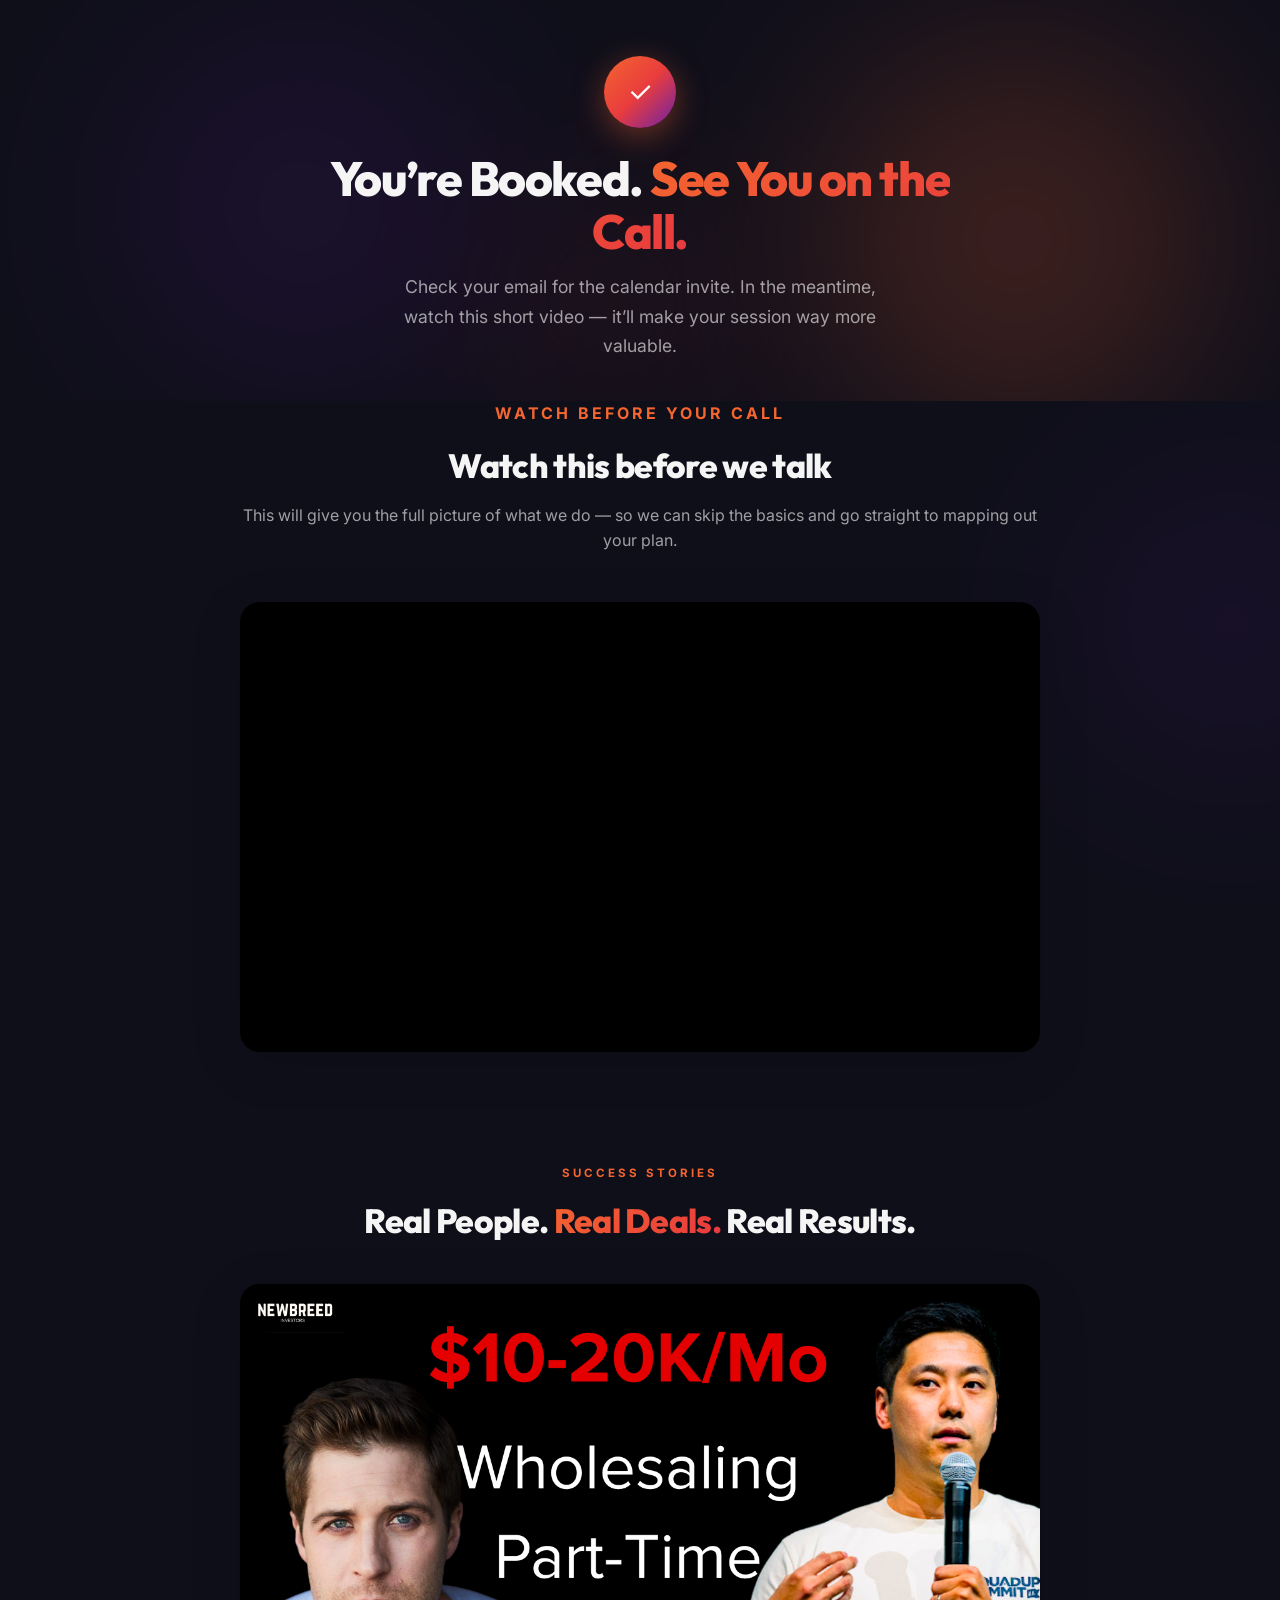
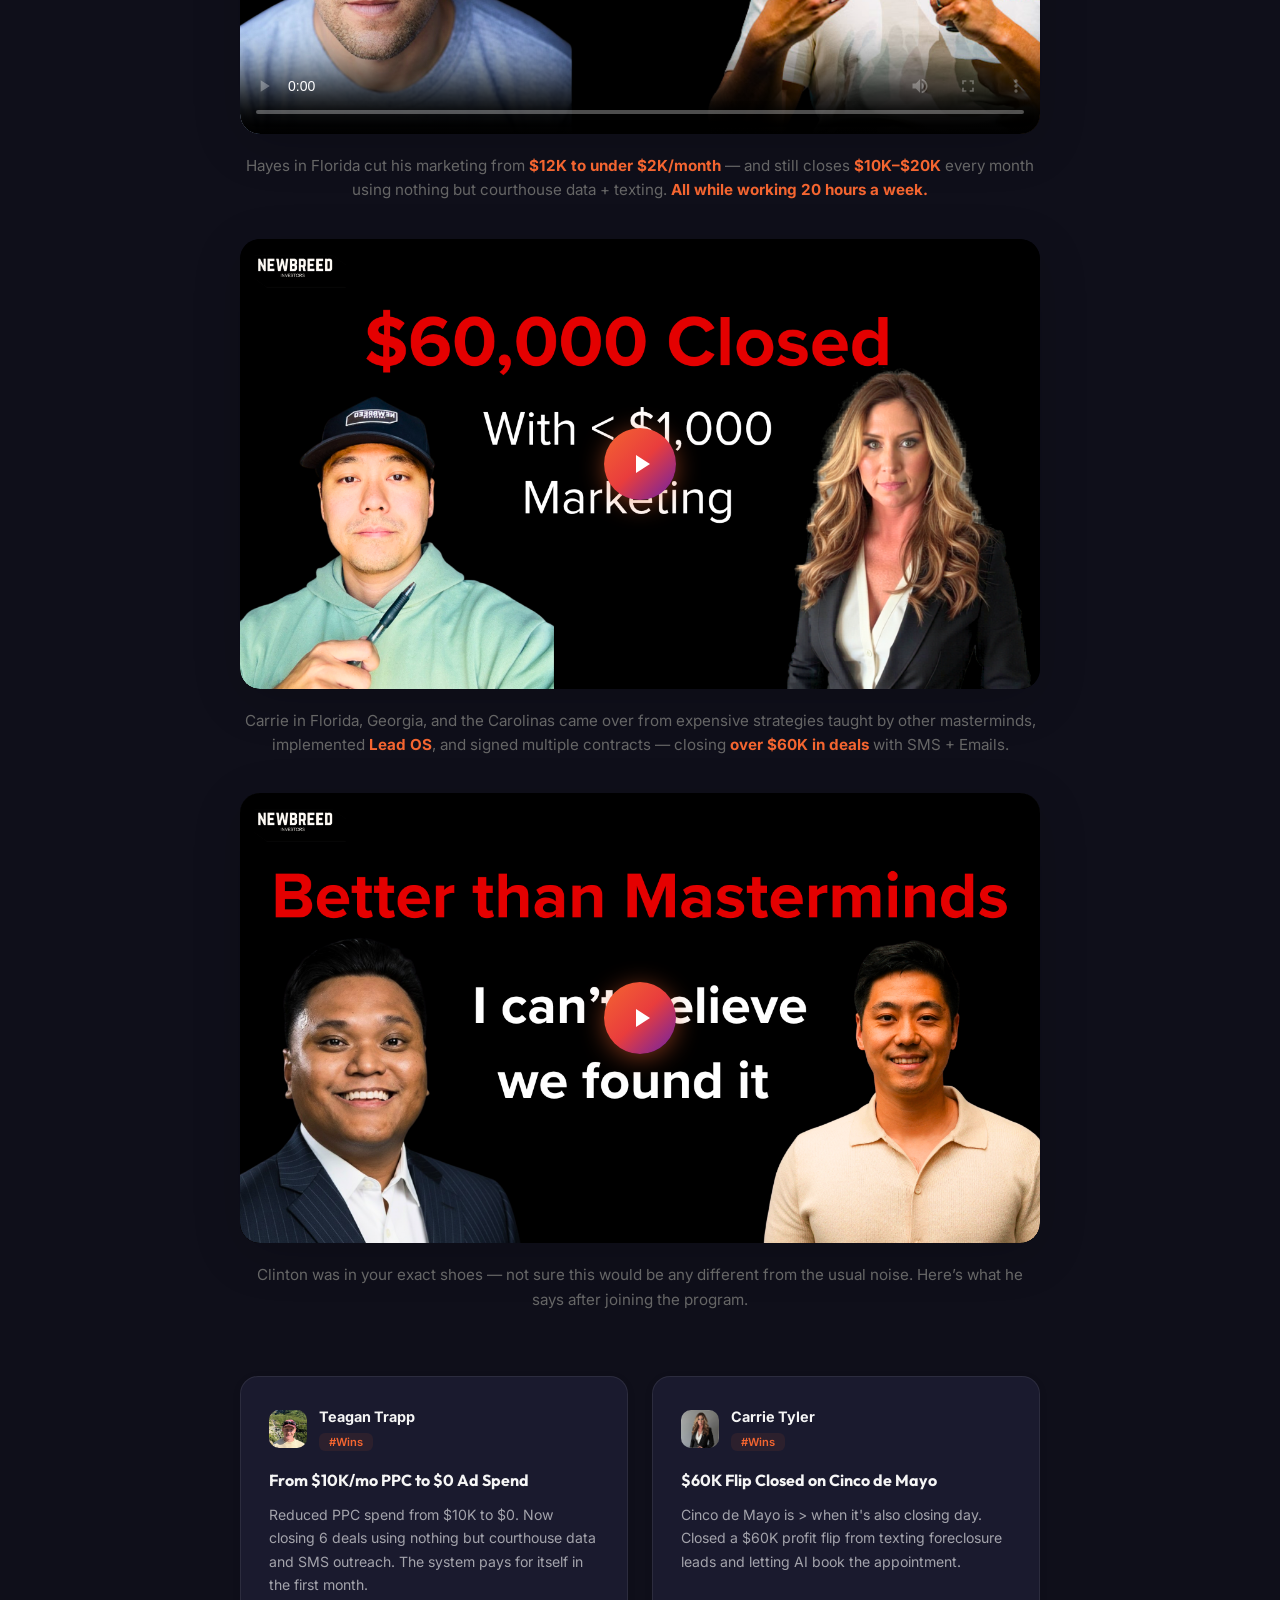
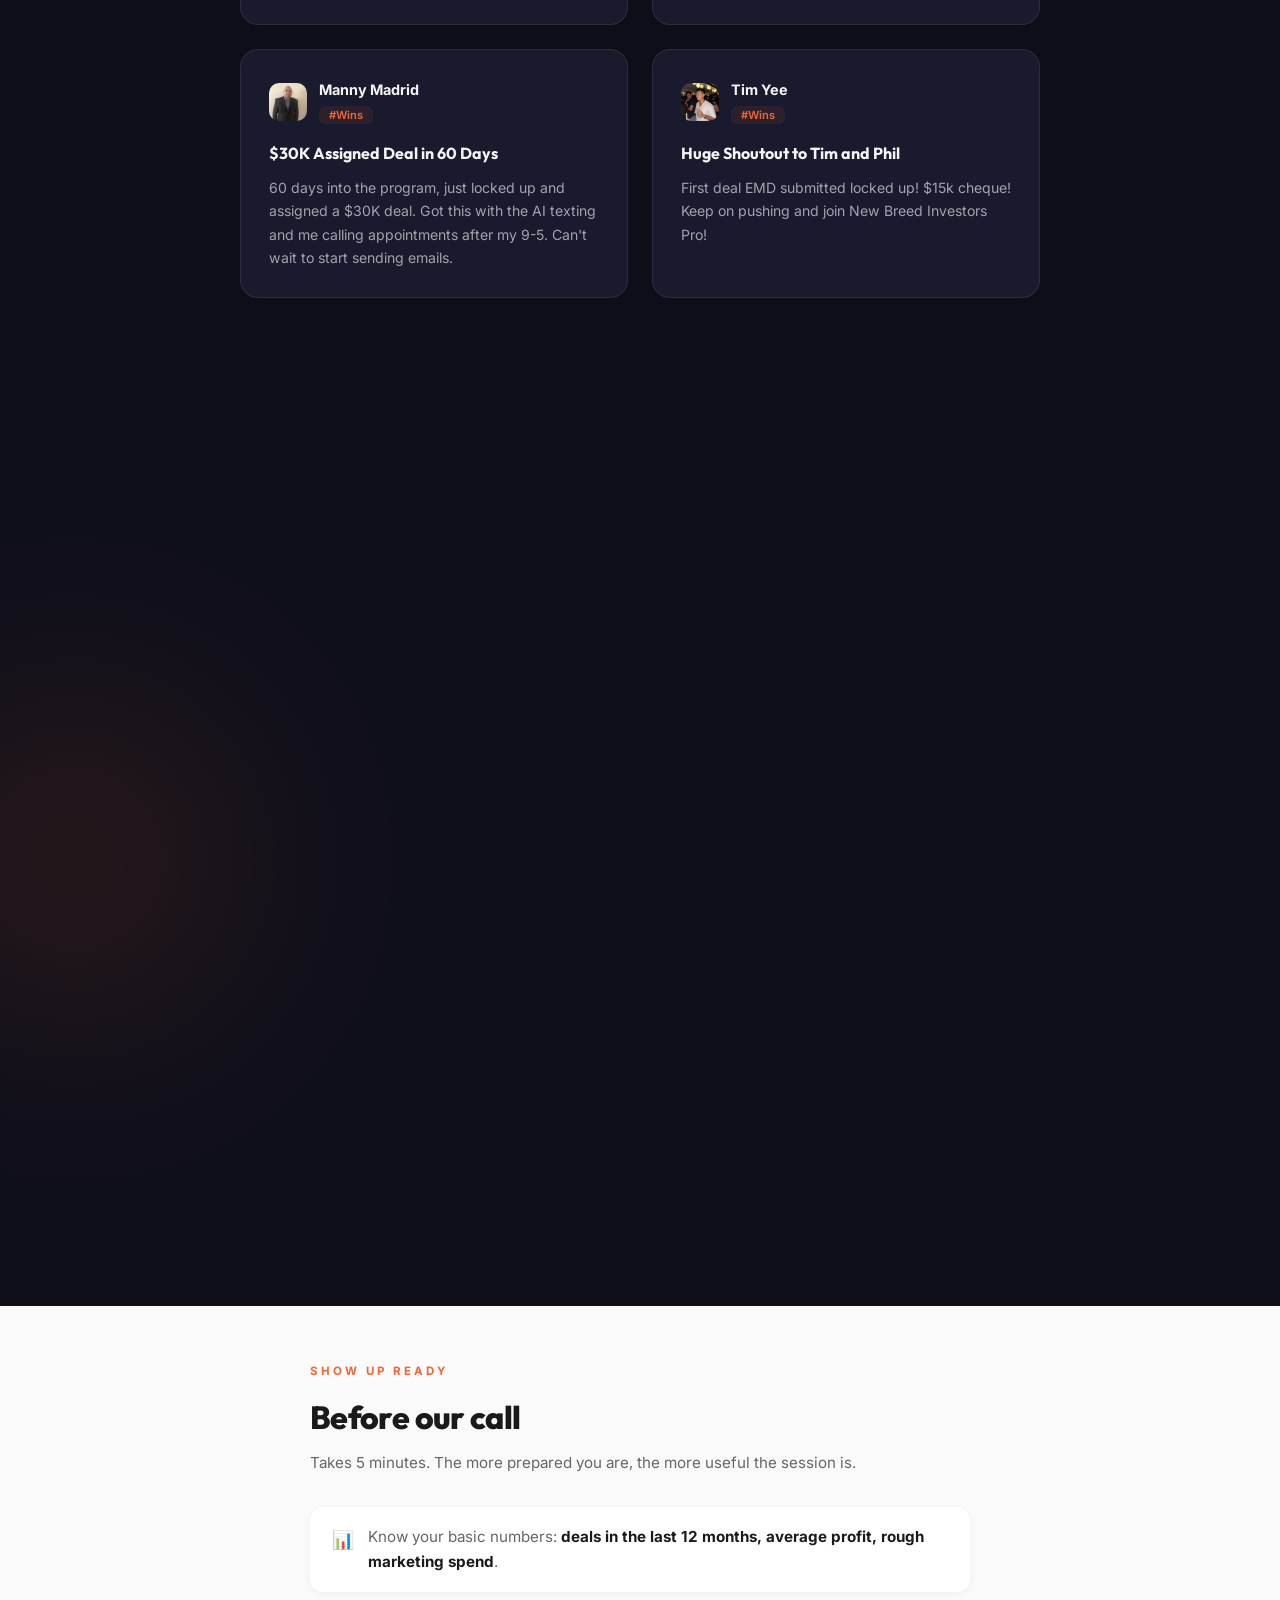
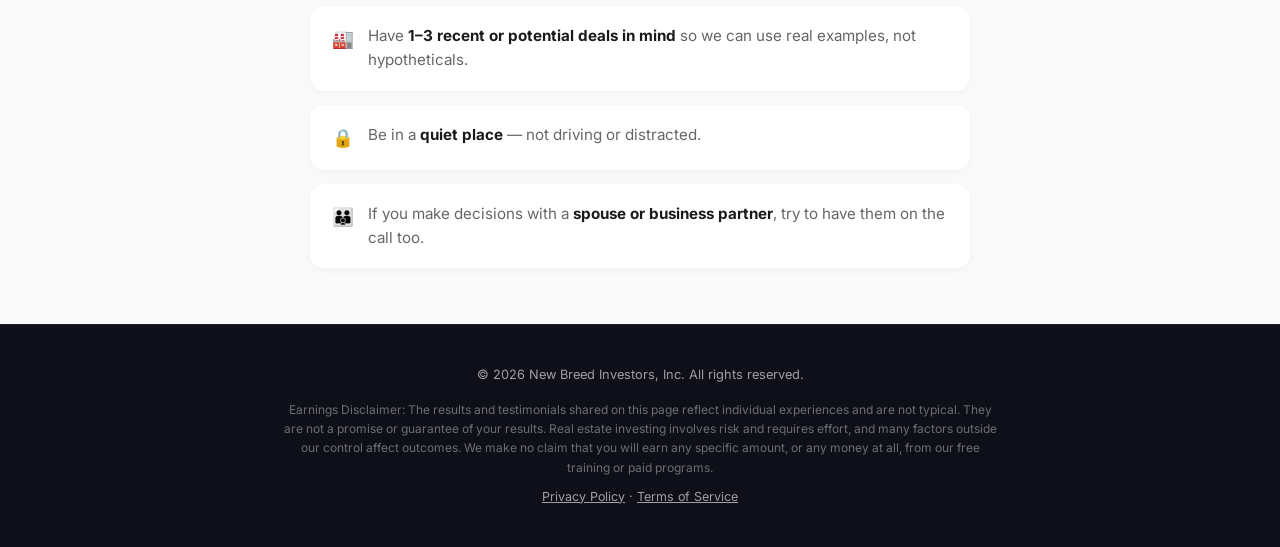
<file: scale-session/booked/index.html>
<!DOCTYPE html>
<html lang="en">
<head>
    <!-- Google Tag Manager -->
    <script>(function(w,d,s,l,i){w[l]=w[l]||[];w[l].push({'gtm.start':
    new Date().getTime(),event:'gtm.js'});var f=d.getElementsByTagName(s)[0],
    j=d.createElement(s),dl=l!='dataLayer'?'&l='+l:'';j.async=true;j.src=
    'https://www.googletagmanager.com/gtm.js?id='+i+dl;f.parentNode.insertBefore(j,f);
    })(window,document,'script','dataLayer','GTM-KGTLBKV6');</script>
    <!-- End Google Tag Manager -->
    <!-- Microsoft Clarity -->
    <script type="text/javascript">
        (function(c,l,a,r,i,t,y){
            c[a]=c[a]||function(){(c[a].q=c[a].q||[]).push(arguments)};
            t=l.createElement(r);t.async=1;t.src="https://www.clarity.ms/tag/"+i;
            y=l.getElementsByTagName(r)[0];y.parentNode.insertBefore(t,y);
        })(window, document, "clarity", "script", "x556suj2xr");
    </script>
    <!-- End Microsoft Clarity -->
<meta charset="UTF-8">
<meta name="viewport" content="width=device-width, initial-scale=1.0">
<title>You're Booked! | New Breed Investors</title>
<meta name="description" content="Your Scaling Session is confirmed. Watch this short video before your call to get the most out of your session.">
<meta name="robots" content="noindex">
<link href="https://fonts.googleapis.com/css2?family=Inter:wght@300;400;500;600;700;800&family=Outfit:wght@400;500;600;700;800&display=swap" rel="stylesheet">
<link rel="stylesheet" href="/styles.css">
<!-- Meta Pixel Code -->
<script>
!function(f,b,e,v,n,t,s)
{if(f.fbq)return;n=f.fbq=function(){n.callMethod?
n.callMethod.apply(n,arguments):n.queue.push(arguments)};
if(!f._fbq)f._fbq=n;n.push=n;n.loaded=!0;n.version='2.0';
n.queue=[];t=b.createElement(e);t.async=!0;
t.src=v;s=b.getElementsByTagName(e)[0];
s.parentNode.insertBefore(t,s)}(window, document,'script',
'https://connect.facebook.net/en_US/fbevents.js');
fbq('init', '734895069233033');
fbq('track', 'PageView');
// Schedule is skipped if it already fired on the booking page at the moment
// of booking (scale-session's Calendly listener sets this flag).
try {
  if (sessionStorage.getItem('nbi_scheduled') === '1') {
    sessionStorage.removeItem('nbi_scheduled');
  } else {
    fbq('track', 'Schedule');
  }
} catch (e) { fbq('track', 'Schedule'); }
</script>
<noscript><img height="1" width="1" style="display:none"
src="https://www.facebook.com/tr?id=734895069233033&ev=PageView&noscript=1"
/></noscript>
<!-- End Meta Pixel Code -->
<style>
.booked-hero {
  padding: 56px 24px 40px;
  text-align: center;
  position: relative;
  overflow: hidden;
  background: var(--dark);
}
.booked-hero-inner {
  max-width: 680px;
  margin: 0 auto;
  position: relative;
  z-index: 1;
}
.booked-check {
  width: 72px;
  height: 72px;
  border-radius: 50%;
  background: var(--gradient-main);
  display: inline-flex;
  align-items: center;
  justify-content: center;
  font-size: 1.8rem;
  color: #fff;
  margin-bottom: 24px;
  animation: fadeUp 0.6s ease both;
  box-shadow: 0 8px 32px rgba(244,101,48,0.4);
}
.booked-hero h1 {
  font-size: clamp(2rem, 4vw, 3rem);
  font-weight: 800;
  line-height: 1.1;
  letter-spacing: -0.03em;
  margin-bottom: 14px;
  animation: fadeUp 0.6s ease 0.1s both;
}
.booked-hero p {
  font-size: 1.1rem;
  color: var(--text-muted);
  line-height: 1.7;
  max-width: 520px;
  margin: 0 auto;
  animation: fadeUp 0.6s ease 0.2s both;
}

/* Video Section */
.booked-video-section {
  background: var(--dark);
  padding: 0 24px 56px;
  position: relative;
  overflow: hidden;
}
.booked-video-inner {
  max-width: 800px;
  margin: 0 auto;
  position: relative;
  z-index: 1;
}
.booked-video-heading {
  text-align: center;
  margin-bottom: 32px;
}
.booked-video-heading h2 {
  font-size: clamp(1.5rem, 3vw, 2.1rem);
  font-weight: 800;
  letter-spacing: -0.02em;
  margin-bottom: 10px;
}
.booked-video-heading p {
  font-size: 1rem;
  color: var(--text-muted);
  line-height: 1.6;
}

/* Prep Section */
.booked-prep {
  background: #fafafa;
  color: var(--text-dark);
  padding: 56px 24px;
}
.booked-prep-inner {
  max-width: 660px;
  margin: 0 auto;
}
.booked-prep h2 {
  font-size: clamp(1.5rem, 2.8vw, 2rem);
  font-weight: 800;
  margin-bottom: 8px;
  color: var(--text-dark);
  letter-spacing: -0.02em;
}
.booked-prep-sub {
  font-size: 0.95rem;
  color: var(--text-dark-muted);
  margin-bottom: 32px;
  line-height: 1.6;
}
.booked-prep-list {
  list-style: none;
  display: flex;
  flex-direction: column;
  gap: 14px;
}
.booked-prep-list li {
  display: flex;
  align-items: flex-start;
  gap: 14px;
  padding: 18px 22px;
  background: #fff;
  border-radius: 14px;
  box-shadow: 0 2px 10px rgba(0,0,0,0.04);
  font-size: 0.95rem;
  color: var(--text-dark-muted);
  line-height: 1.6;
  transition: transform 0.3s cubic-bezier(0.16,1,0.3,1), box-shadow 0.3s;
}
.booked-prep-list li:hover {
  transform: translateY(-2px);
  box-shadow: 0 8px 28px rgba(0,0,0,0.08);
}
.booked-prep-list li strong { color: var(--text-dark); }
.booked-prep-icon {
  flex-shrink: 0;
  font-size: 1.1rem;
  margin-top: 1px;
}

/* Testimonials */
.booked-proof {
  background: var(--dark);
  padding: 56px 24px 72px;
  position: relative;
  overflow: hidden;
}
.booked-proof-inner {
  max-width: 800px;
  margin: 0 auto;
  position: relative;
  z-index: 1;
}
.booked-proof-heading {
  text-align: center;
  margin-bottom: 8px;
}
.booked-proof-heading h2 {
  font-size: clamp(1.5rem, 3vw, 2.1rem);
  font-weight: 800;
  letter-spacing: -0.02em;
  margin-bottom: 10px;
}
.booked-proof .vsl-wrapper { margin-top: 36px; }
.booked-proof .vsl-caption { margin-top: 20px; text-align: center; }
.booked-proof-grid {
  display: grid;
  grid-template-columns: repeat(auto-fit, minmax(280px, 1fr));
  gap: 24px;
  margin-top: 64px;
}
.booked-proof-grid .testimonial-card {
  background: var(--dark-card);
  border: 1px solid rgba(255,255,255,0.08);
}
.booked-proof-grid .testimonial-name,
.booked-proof-grid .testimonial-title { color: var(--text-white); }
.booked-proof-grid .testimonial-body { color: var(--text-muted); }

@media (max-width: 768px) {
  .booked-hero { padding: 40px 20px 28px; }
  .booked-hero h1 { letter-spacing: -0.02em; }
  .booked-video-section { padding: 0 16px 44px; }
  .booked-proof { padding: 44px 16px 56px; }
}
</style>
</head>
<body>
    <!-- Google Tag Manager (noscript) -->
    <noscript><iframe src="https://www.googletagmanager.com/ns.html?id=GTM-KGTLBKV6"
    height="0" width="0" style="display:none;visibility:hidden"></iframe></noscript>
    <!-- End Google Tag Manager (noscript) -->

<!-- ============ HERO ============ -->
<section class="booked-hero">
  <div class="mesh-orb orb-1"></div>
  <div class="mesh-orb orb-2"></div>
  <div class="mesh-orb orb-3"></div>
  <div class="booked-hero-inner">
    <div class="booked-check">&#10003;</div>
    <h1>You&rsquo;re Booked. <span class="gradient-text">See You on the Call.</span></h1>
    <p>Check your email for the calendar invite. In the meantime, watch this short video &mdash; it&rsquo;ll make your session way more valuable.</p>
  </div>
</section>

<!-- ============ VIDEO ============ -->
<section class="booked-video-section">
  <div class="mesh-orb" style="width: 300px; height: 300px; background: var(--purple); opacity: 0.12; top: 10%; right: -8%; animation: meshMove 14s ease-in-out infinite;"></div>
  <div class="booked-video-inner">
    <div class="booked-video-heading reveal">
      <p class="section-eyebrow gradient">Watch Before Your Call</p>
      <h2>Watch this before we talk</h2>
      <p>This will give you the full picture of what we do &mdash; so we can skip the basics and go straight to mapping out your plan.</p>
    </div>
    <div class="vsl-wrapper reveal">
      <iframe src="https://drive.google.com/file/d/1rGA-xUWn4EnRPqIPTwRB80v5hVDM7aEg/preview" allow="autoplay; fullscreen" allowfullscreen></iframe>
    </div>
  </div>
</section>

<!-- ============ TESTIMONIALS ============ -->
<section class="booked-proof">
  <div class="mesh-orb" style="width: 350px; height: 350px; background: var(--orange); opacity: 0.1; bottom: 8%; left: -8%; animation: meshMove 12s ease-in-out infinite;"></div>
  <div class="booked-proof-inner">
    <div class="booked-proof-heading reveal">
      <p class="section-eyebrow gradient">Success Stories</p>
      <h2>Real People. <span class="gradient-text">Real Deals.</span> Real Results.</h2>
    </div>

    <!-- Hayes Video Testimonial -->
    <div class="vsl-wrapper reveal">
      <video controls playsinline preload="metadata" poster="/images/hayes-tim-vsl-thumbnail.png" style="width:100%; height:100%; object-fit:cover; border-radius:20px;">
        <source src="https://assets.cdn.filesafe.space/DtZlCxzIoAvbNURI3XeL/media/6956bc39b831c483da881132.mp4" type="video/mp4">
        Your browser does not support the video tag.
      </video>
    </div>
    <p class="vsl-caption reveal">Hayes in Florida cut his marketing from <strong><span class="highlight">$12K to under $2K/month</span></strong> &mdash; and still closes <strong><span class="highlight">$10K&ndash;$20K</span></strong> every month using nothing but courthouse data + texting. <span class="highlight">All while working 20 hours a week.</span></p>

    <!-- Carrie Video Testimonial -->
    <div class="vsl-wrapper reveal" style="position: relative;">
      <div id="carrie-thumbnail" style="position:absolute; inset:0; cursor:pointer; border-radius:20px; overflow:hidden; z-index:2;" onclick="var f=document.getElementById('carrie-iframe'); f.src='https://drive.google.com/file/d/1jI00bfaDOxfc-FLNnBWZwpV27ezWyLIm/preview?autoplay=1'; f.style.display='block'; this.style.display='none';">
        <img src="/images/Tim and Carrie Testimonial Thumbnail.png" alt="Carrie testimonial" style="width:100%; height:100%; object-fit:cover; border-radius:20px;">
        <div style="position:absolute; inset:0; display:flex; align-items:center; justify-content:center;">
          <div style="width:72px; height:72px; border-radius:50%; background:linear-gradient(135deg,#f46530,#e93d3d,#6b21a8); display:flex; align-items:center; justify-content:center; padding-left:5px; box-shadow:0 4px 24px rgba(244,101,48,0.5);">
            <svg width="24" height="24" viewBox="0 0 24 24" fill="white"><polygon points="5,3 19,12 5,21"/></svg>
          </div>
        </div>
      </div>
      <iframe id="carrie-iframe" src="" style="width:100%; height:100%; border:none; border-radius:20px; display:none;" allow="autoplay; fullscreen" allowfullscreen></iframe>
    </div>
    <p class="vsl-caption reveal">Carrie in Florida, Georgia, and the Carolinas came over from expensive strategies taught by other masterminds, implemented <strong><span class="highlight">Lead OS</span></strong>, and signed multiple contracts &mdash; closing <strong><span class="highlight">over $60K in deals</span></strong> with SMS + Emails.</p>

    <!-- Clinton Video Testimonial -->
    <div class="vsl-wrapper reveal" style="position: relative;">
      <div id="clinton-thumbnail" style="position:absolute; inset:0; cursor:pointer; border-radius:20px; overflow:hidden; z-index:2; background:#111;" onclick="var f=document.getElementById('clinton-iframe'); f.src='https://drive.google.com/file/d/1QTfjYgL50CAc-43Ld5siF8MlDr5XlpEy/preview?autoplay=1'; f.style.display='block'; this.style.display='none';">
        <img src="/images/Clinton-Thumbnail.png" alt="Clinton testimonial" style="width:100%; height:100%; object-fit:cover; border-radius:20px;">
        <div style="position:absolute; inset:0; display:flex; align-items:center; justify-content:center;">
          <div style="width:72px; height:72px; border-radius:50%; background:linear-gradient(135deg,#f46530,#e93d3d,#6b21a8); display:flex; align-items:center; justify-content:center; padding-left:5px; box-shadow:0 4px 24px rgba(244,101,48,0.5);">
            <svg width="24" height="24" viewBox="0 0 24 24" fill="white"><polygon points="5,3 19,12 5,21"/></svg>
          </div>
        </div>
      </div>
      <iframe id="clinton-iframe" src="" style="width:100%; height:100%; border:none; border-radius:20px; display:none;" allow="autoplay; fullscreen" allowfullscreen></iframe>
    </div>
    <p class="vsl-caption reveal">Clinton was in your exact shoes &mdash; not sure this would be any different from the usual noise. Here&rsquo;s what he says after joining the program.</p>

    <!-- Community Testimonials -->
    <div class="booked-proof-grid">

      <div class="testimonial-card reveal">
        <div class="testimonial-header">
          <img class="testimonial-avatar-img" src="/images/teagan-trapp.jpg" alt="Teagan Trapp">
          <div>
            <div class="testimonial-name">Teagan Trapp</div>
            <span class="testimonial-tag">#Wins</span>
          </div>
        </div>
        <div class="testimonial-title">From $10K/mo PPC to $0 Ad Spend</div>
        <div class="testimonial-body">Reduced PPC spend from $10K to $0. Now closing 6 deals using nothing but courthouse data and SMS outreach. The system pays for itself in the first month.</div>
      </div>

      <div class="testimonial-card reveal reveal-delay-1">
        <div class="testimonial-header">
          <img class="testimonial-avatar-img" src="/images/Carrie.jpeg" alt="Carrie Tyler">
          <div>
            <div class="testimonial-name">Carrie Tyler</div>
            <span class="testimonial-tag">#Wins</span>
          </div>
        </div>
        <div class="testimonial-title">$60K Flip Closed on Cinco de Mayo</div>
        <div class="testimonial-body">Cinco de Mayo is &gt; when it's also closing day. Closed a $60K profit flip from texting foreclosure leads and letting AI book the appointment.</div>
      </div>

      <div class="testimonial-card reveal">
        <div class="testimonial-header">
          <img class="testimonial-avatar-img" src="/images/Manny Madrid.jpeg" alt="Manny Madrid">
          <div>
            <div class="testimonial-name">Manny Madrid</div>
            <span class="testimonial-tag">#Wins</span>
          </div>
        </div>
        <div class="testimonial-title">$30K Assigned Deal in 60 Days</div>
        <div class="testimonial-body">60 days into the program, just locked up and assigned a $30K deal. Got this with the AI texting and me calling appointments after my 9-5. Can't wait to start sending emails.</div>
      </div>

      <div class="testimonial-card reveal reveal-delay-1">
        <div class="testimonial-header">
          <img class="testimonial-avatar-img" src="/images/tim-yee.jpg" alt="Tim Yee">
          <div>
            <div class="testimonial-name">Tim Yee</div>
            <span class="testimonial-tag">#Wins</span>
          </div>
        </div>
        <div class="testimonial-title">Huge Shoutout to Tim and Phil</div>
        <div class="testimonial-body">First deal EMD submitted locked up! $15k cheque! Keep on pushing and join New Breed Investors Pro!</div>
      </div>

      <div class="testimonial-card reveal">
        <div class="testimonial-header">
          <img class="testimonial-avatar-img" src="/images/edwin-jimenez.jpg" alt="Edwin Jimenez">
          <div>
            <div class="testimonial-name">Edwin Jimenez</div>
            <span class="testimonial-tag">#Wins</span>
          </div>
        </div>
        <div class="testimonial-title">Closed 2 Deals I Thought Were Dead</div>
        <div class="testimonial-body">Just wanted to give Tim Yu a shoutout for helping me close 2 deals I thought were a lost cause. For the past year I'd been following up with 2 guys that told me "I'm not ready to sell." Tim helped me turn both into closed deals.</div>
      </div>

      <div class="testimonial-card reveal reveal-delay-1">
        <div class="testimonial-header">
          <img class="testimonial-avatar-img" src="/images/jayme-fernandes.jpg" alt="Jayme Fernandes">
          <div>
            <div class="testimonial-name">Jayme Fernandes</div>
            <span class="testimonial-tag">#Wins</span>
          </div>
        </div>
        <div class="testimonial-title">Live Call Success! Feeling Unstoppable!</div>
        <div class="testimonial-body">I've only been in the program for about a month, and started working leads around two and a half weeks ago. In my first week, the AI bot already qualified a lead and booked an appointment for us.</div>
      </div>

      <div class="testimonial-card reveal">
        <div class="testimonial-header">
          <img class="testimonial-avatar-img" src="/images/jin-ho.jpg" alt="Jin Ho">
          <div>
            <div class="testimonial-name">Jin Ho</div>
            <span class="testimonial-tag">#Wins</span>
          </div>
        </div>
        <div class="testimonial-title">Win 1/1000000000000</div>
        <div class="testimonial-body">First signed PSA, which hopefully will turn into a closed deal. Shoutout to my mentors @Tim Yu and @Phillip Thai. They not only provided me the resources, but also took time out of his day to coach me, listen to my recordings, and even close my first deal.</div>
      </div>

      <div class="testimonial-card reveal reveal-delay-1">
        <div class="testimonial-header">
          <img class="testimonial-avatar-img" src="/images/ashton-campbell.jpg" alt="Ashton Campbell">
          <div>
            <div class="testimonial-name">Ashton Campbell</div>
            <span class="testimonial-tag">#Wins</span>
          </div>
        </div>
        <div class="testimonial-title">Solo Closer with AI Appointment Booking</div>
        <div class="testimonial-body">Running a solo closer operation with AI handling appointment booking. No team overhead, no massive ad budget &mdash; just data, outbound, and systems that work on autopilot.</div>
      </div>

      <div class="testimonial-card reveal">
        <div class="testimonial-header">
          <img class="testimonial-avatar-img" src="/images/tristan-beavers.jpg" alt="Tristan Beavers">
          <div>
            <div class="testimonial-name">Tristan Beavers</div>
            <span class="testimonial-tag">General</span>
          </div>
        </div>
        <div class="testimonial-title">S/o Tim the Man</div>
        <div class="testimonial-body">Just wanted to make a quick appreciation post. Been hitting the phones hard the past couple weeks. Had a look at my KPIs with Tim and he helped me identify a couple short comings. If you track your KPIs properly, they really tell a story about your business.</div>
      </div>

      <div class="testimonial-card reveal reveal-delay-1">
        <div class="testimonial-header">
          <img class="testimonial-avatar-img" src="/images/david-cohen.jpg" alt="David Cohen">
          <div>
            <div class="testimonial-name">David Cohen</div>
            <span class="testimonial-tag">#Wins</span>
          </div>
        </div>
        <div class="testimonial-title">Big Wins Over the Holidays</div>
        <div class="testimonial-body">On my mini-vacation, I knocked out a few big wins: finished the website design and wrapped up the credibility packet. Planning to hire 2&ndash;3 sales reps next week. Looking forward to the year ahead &mdash; ready to push, build, and prosper.</div>
      </div>

    </div>
  </div>
</section>

<!-- ============ PREP ============ -->
<section class="booked-prep">
  <div class="booked-prep-inner">
    <p class="section-eyebrow gradient reveal" style="color: var(--orange);">Show Up Ready</p>
    <h2 class="reveal">Before our call</h2>
    <p class="booked-prep-sub reveal">Takes 5 minutes. The more prepared you are, the more useful the session is.</p>
    <ul class="booked-prep-list">
      <li class="reveal">
        <span class="booked-prep-icon">&#128202;</span>
        <span>Know your basic numbers: <strong>deals in the last 12 months, average profit, rough marketing spend</strong>.</span>
      </li>
      <li class="reveal reveal-delay-1">
        <span class="booked-prep-icon">&#127981;</span>
        <span>Have <strong>1&ndash;3 recent or potential deals in mind</strong> so we can use real examples, not hypotheticals.</span>
      </li>
      <li class="reveal reveal-delay-2">
        <span class="booked-prep-icon">&#128274;</span>
        <span>Be in a <strong>quiet place</strong> &mdash; not driving or distracted.</span>
      </li>
      <li class="reveal reveal-delay-3">
        <span class="booked-prep-icon">&#128106;</span>
        <span>If you make decisions with a <strong>spouse or business partner</strong>, try to have them on the call too.</span>
      </li>
    </ul>
  </div>
</section>

<!-- Footer -->
<footer class="footer">
  <p>&copy; 2026 New Breed Investors, Inc. All rights reserved.</p>
  <p style="max-width: 720px; margin: 14px auto 0; font-size: 0.75rem; line-height: 1.6; opacity: 0.65;">Earnings Disclaimer: The results and testimonials shared on this page reflect individual experiences and are not typical. They are not a promise or guarantee of your results. Real estate investing involves risk and requires effort, and many factors outside our control affect outcomes. We make no claim that you will earn any specific amount, or any money at all, from our free training or paid programs.</p>
  <p style="margin-top: 10px; font-size: 0.78rem;"><a href="/privacy.html" style="color: inherit;">Privacy Policy</a> &middot; <a href="/terms.html" style="color: inherit;">Terms of Service</a></p>
</footer>

<script src="/animations.js"></script>
</body>
</html>
</file>
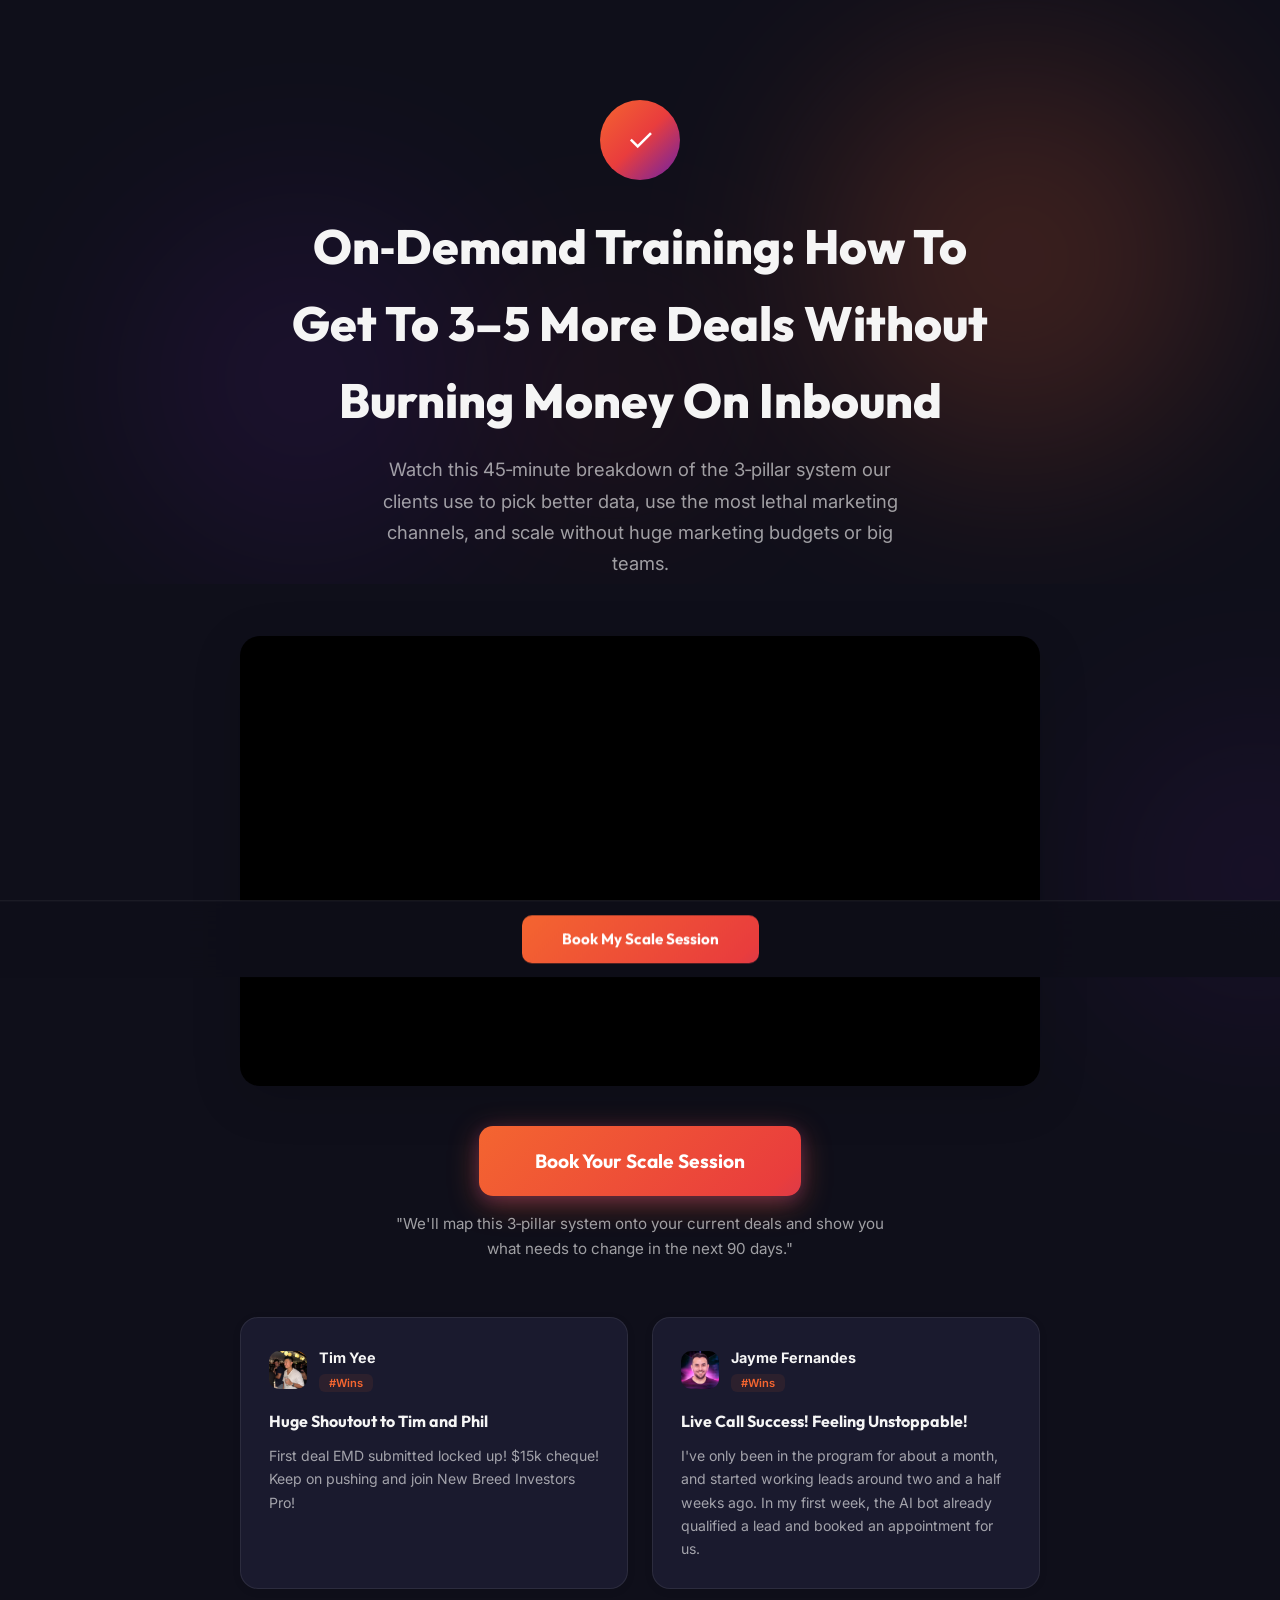
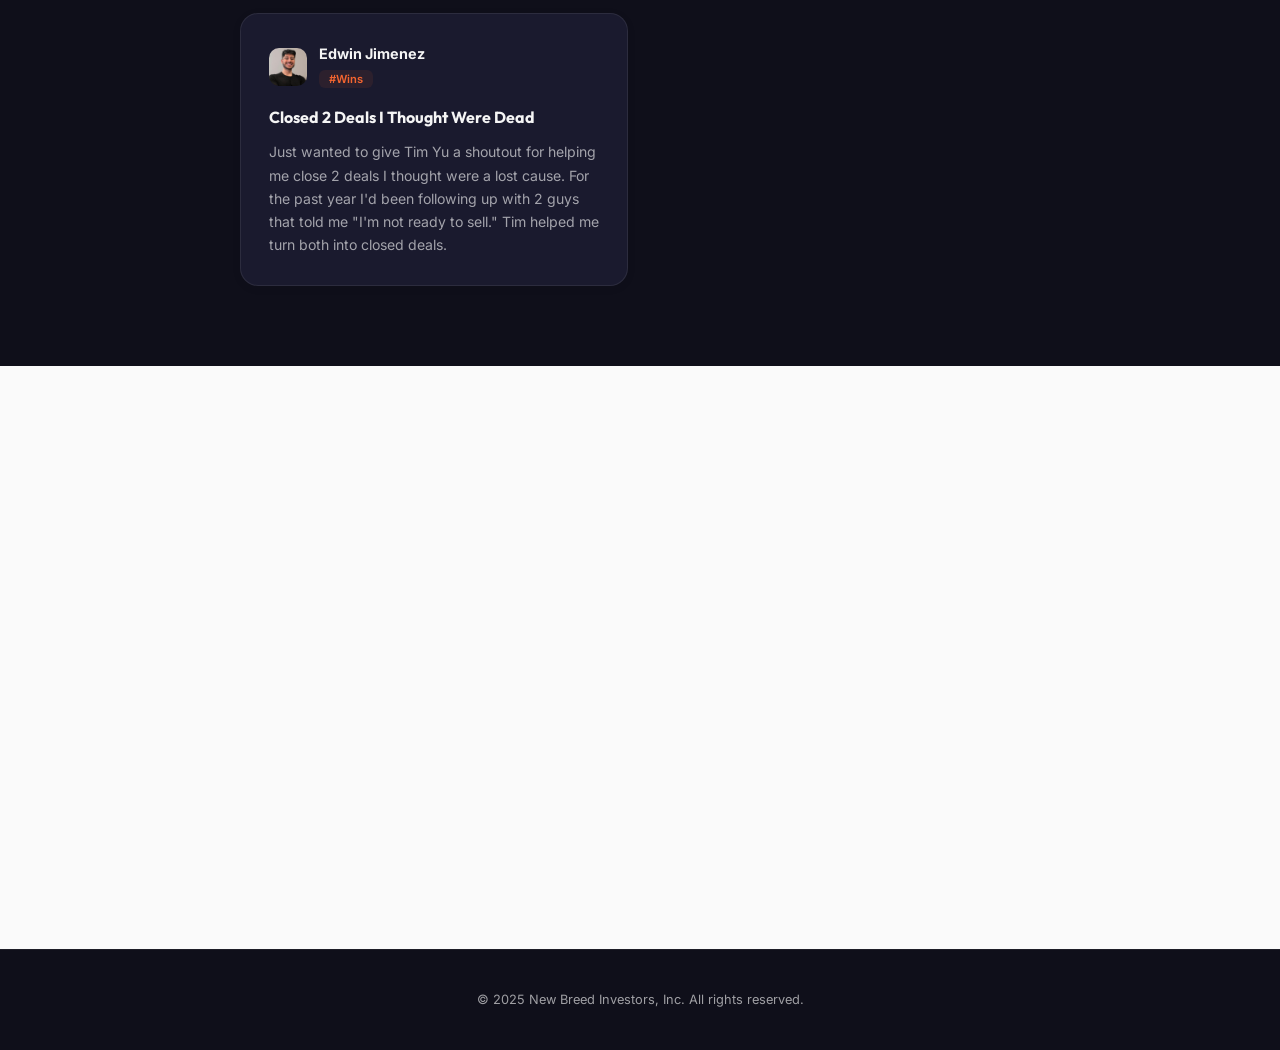
<file: ws-webinar/registered/index.html>
<!DOCTYPE html>
<html lang="en">
<head>
    <!-- Google Tag Manager -->
    <script>(function(w,d,s,l,i){w[l]=w[l]||[];w[l].push({'gtm.start':
    new Date().getTime(),event:'gtm.js'});var f=d.getElementsByTagName(s)[0],
    j=d.createElement(s),dl=l!='dataLayer'?'&l='+l:'';j.async=true;j.src=
    'https://www.googletagmanager.com/gtm.js?id='+i+dl;f.parentNode.insertBefore(j,f);
    })(window,document,'script','dataLayer','GTM-KGTLBKV6');</script>
    <!-- End Google Tag Manager -->
    <!-- Microsoft Clarity -->
    <script type="text/javascript">
        (function(c,l,a,r,i,t,y){
            c[a]=c[a]||function(){(c[a].q=c[a].q||[]).push(arguments)};
            t=l.createElement(r);t.async=1;t.src="https://www.clarity.ms/tag/"+i;
            y=l.getElementsByTagName(r)[0];y.parentNode.insertBefore(t,y);
        })(window, document, "clarity", "script", "x556suj2xr");
    </script>
    <!-- End Microsoft Clarity -->
<meta charset="UTF-8">
<meta name="viewport" content="width=device-width, initial-scale=1.0">
<title>You're Registered! | New Breed Investors</title>
<meta name="description" content="You're registered for the free live training. Check your email, add the session to your calendar, and book your free Lead Efficiency Audit.">
<link href="https://fonts.googleapis.com/css2?family=Inter:wght@300;400;500;600;700;800&family=Outfit:wght@400;500;600;700;800&display=swap" rel="stylesheet">
<link rel="stylesheet" href="../styles.css">
</head>
<body>
    <!-- Google Tag Manager (noscript) -->
    <noscript><iframe src="https://www.googletagmanager.com/ns.html?id=GTM-KGTLBKV6"
    height="0" width="0" style="display:none;visibility:hidden"></iframe></noscript>
    <!-- End Google Tag Manager (noscript) -->

<!-- Thank You Hero (Dark + Mesh) -->
<section class="thankyou-hero" style="padding-bottom: 4px;">
  <div class="mesh-orb orb-1"></div>
  <div class="mesh-orb orb-2"></div>
  <div class="mesh-orb orb-3"></div>
  <div class="thankyou-hero-inner">
    <div class="check-circle">&check;</div>
    <h1>On&#8209;Demand Training: How To Get To 3&ndash;5 More Deals Without Burning Money On Inbound</h1>
    <p>Watch this 45&#8209;minute breakdown of the 3&#8209;pillar system our clients use to pick better data, use the most lethal marketing channels, and scale without huge marketing budgets or big teams.</p>
  </div>
</section>

<!-- VSL Video (Dark) -->
<section class="vsl-section" style="padding-top: 4px;">
  <div class="mesh-orb" style="width: 300px; height: 300px; background: var(--purple); opacity: 0.12; top: 10%; right: -10%; animation: meshMove 14s ease-in-out infinite;"></div>
  <div class="vsl-section-inner">
    <div class="vsl-wrapper reveal">
      <iframe src="https://drive.google.com/file/d/1bz55GgkXroFNbO_Ozs7JgHfDt7VZGex-/preview" allow="autoplay; fullscreen" allowfullscreen></iframe>
    </div>
    <div style="text-align: center; margin-top: 40px; position: relative; z-index: 1;">
      <a href="https://newbreedinvestor.io/scale-session/" target="_blank" rel="noopener" style="display: inline-block; padding: 20px 56px; background: var(--gradient-main); background-size: 200% auto; color: #fff; font-family: 'Outfit', sans-serif; font-size: 1.2rem; font-weight: 700; border-radius: 14px; text-decoration: none; box-shadow: 0 8px 30px var(--glow-orange), 0 4px 15px var(--glow-purple); transition: transform 0.2s, box-shadow 0.3s;" onmouseover="this.style.transform='translateY(-2px)'" onmouseout="this.style.transform='translateY(0)'">Book Your Scale Session</a>
      <p style="margin-top: 16px; color: rgba(255,255,255,0.6); font-size: 0.95rem; line-height: 1.6; max-width: 520px; margin-left: auto; margin-right: auto;">"We'll map this 3&#8209;pillar system onto your current deals and show you what needs to change in the next 90 days."</p>
    </div>

    <!-- Testimonials -->
    <div style="display: grid; grid-template-columns: repeat(auto-fit, minmax(260px, 1fr)); gap: 24px; margin-top: 56px; position: relative; z-index: 1;">

      <div class="testimonial-card reveal" style="background: var(--dark-card); border: 1px solid rgba(255,255,255,0.08);">
        <div class="testimonial-header">
          <img class="testimonial-avatar-img" src="../images/tim-yee.jpg" alt="Tim Yee">
          <div>
            <div class="testimonial-name" style="color: var(--text-white);">Tim Yee</div>
            <span class="testimonial-tag">#Wins</span>
          </div>
        </div>
        <div class="testimonial-title" style="color: var(--text-white);">Huge Shoutout to Tim and Phil</div>
        <div class="testimonial-body" style="color: var(--text-muted);">First deal EMD submitted locked up! $15k cheque! Keep on pushing and join New Breed Investors Pro!</div>
      </div>

      <div class="testimonial-card reveal reveal-delay-1" style="background: var(--dark-card); border: 1px solid rgba(255,255,255,0.08);">
        <div class="testimonial-header">
          <img class="testimonial-avatar-img" src="../images/jayme-fernandes.jpg" alt="Jayme Fernandes">
          <div>
            <div class="testimonial-name" style="color: var(--text-white);">Jayme Fernandes</div>
            <span class="testimonial-tag">#Wins</span>
          </div>
        </div>
        <div class="testimonial-title" style="color: var(--text-white);">Live Call Success! Feeling Unstoppable!</div>
        <div class="testimonial-body" style="color: var(--text-muted);">I've only been in the program for about a month, and started working leads around two and a half weeks ago. In my first week, the AI bot already qualified a lead and booked an appointment for us.</div>
      </div>

      <div class="testimonial-card reveal reveal-delay-2" style="background: var(--dark-card); border: 1px solid rgba(255,255,255,0.08);">
        <div class="testimonial-header">
          <img class="testimonial-avatar-img" src="../images/edwin-jimenez.jpg" alt="Edwin Jimenez">
          <div>
            <div class="testimonial-name" style="color: var(--text-white);">Edwin Jimenez</div>
            <span class="testimonial-tag">#Wins</span>
          </div>
        </div>
        <div class="testimonial-title" style="color: var(--text-white);">Closed 2 Deals I Thought Were Dead</div>
        <div class="testimonial-body" style="color: var(--text-muted);">Just wanted to give Tim Yu a shoutout for helping me close 2 deals I thought were a lost cause. For the past year I'd been following up with 2 guys that told me "I'm not ready to sell." Tim helped me turn both into closed deals.</div>
      </div>

    </div>
  </div>
</section>

<!-- FAQ (Light) -->
<section class="faq">
  <div class="faq-inner">
    <h2 class="reveal">Frequently Asked Questions</h2>

    <div class="faq-item open reveal">
      <button class="faq-question">
        Who is this for?
        <span class="arrow">&#9660;</span>
      </button>
      <div class="faq-answer">
        <p>Active or aspiring off-market investors who want 3&ndash;5 profitable deals per month.</p>
      </div>
    </div>

    <div class="faq-item reveal reveal-delay-1">
      <button class="faq-question">
        What happens on the call?
        <span class="arrow">&#9660;</span>
      </button>
      <div class="faq-answer">
        <p>We audit your current deals, show where you're leaking profit, and give you a 90&#8209;day plan. If it makes sense, we'll talk about working together.</p>
      </div>
    </div>

    <div class="faq-item reveal reveal-delay-2">
      <button class="faq-question">
        Is this free?
        <span class="arrow">&#9660;</span>
      </button>
      <div class="faq-answer">
        <p>Yes. If we can't find at least one way to improve your business, we'll tell you straight and end the call.</p>
      </div>
    </div>

  </div>
</section>


<!-- Footer -->
<footer class="footer">
  <p>&copy; 2025 New Breed Investors, Inc. All rights reserved.</p>
</footer>

<!-- Sticky CTA Bar -->
<div class="cta-bar" id="ctaBar">
  <a href="https://newbreedinvestor.io/scale-session/" target="_blank" rel="noopener">Book My Scale Session</a>
</div>

<script src="../animations.js"></script>
</body>
</html>
</file>
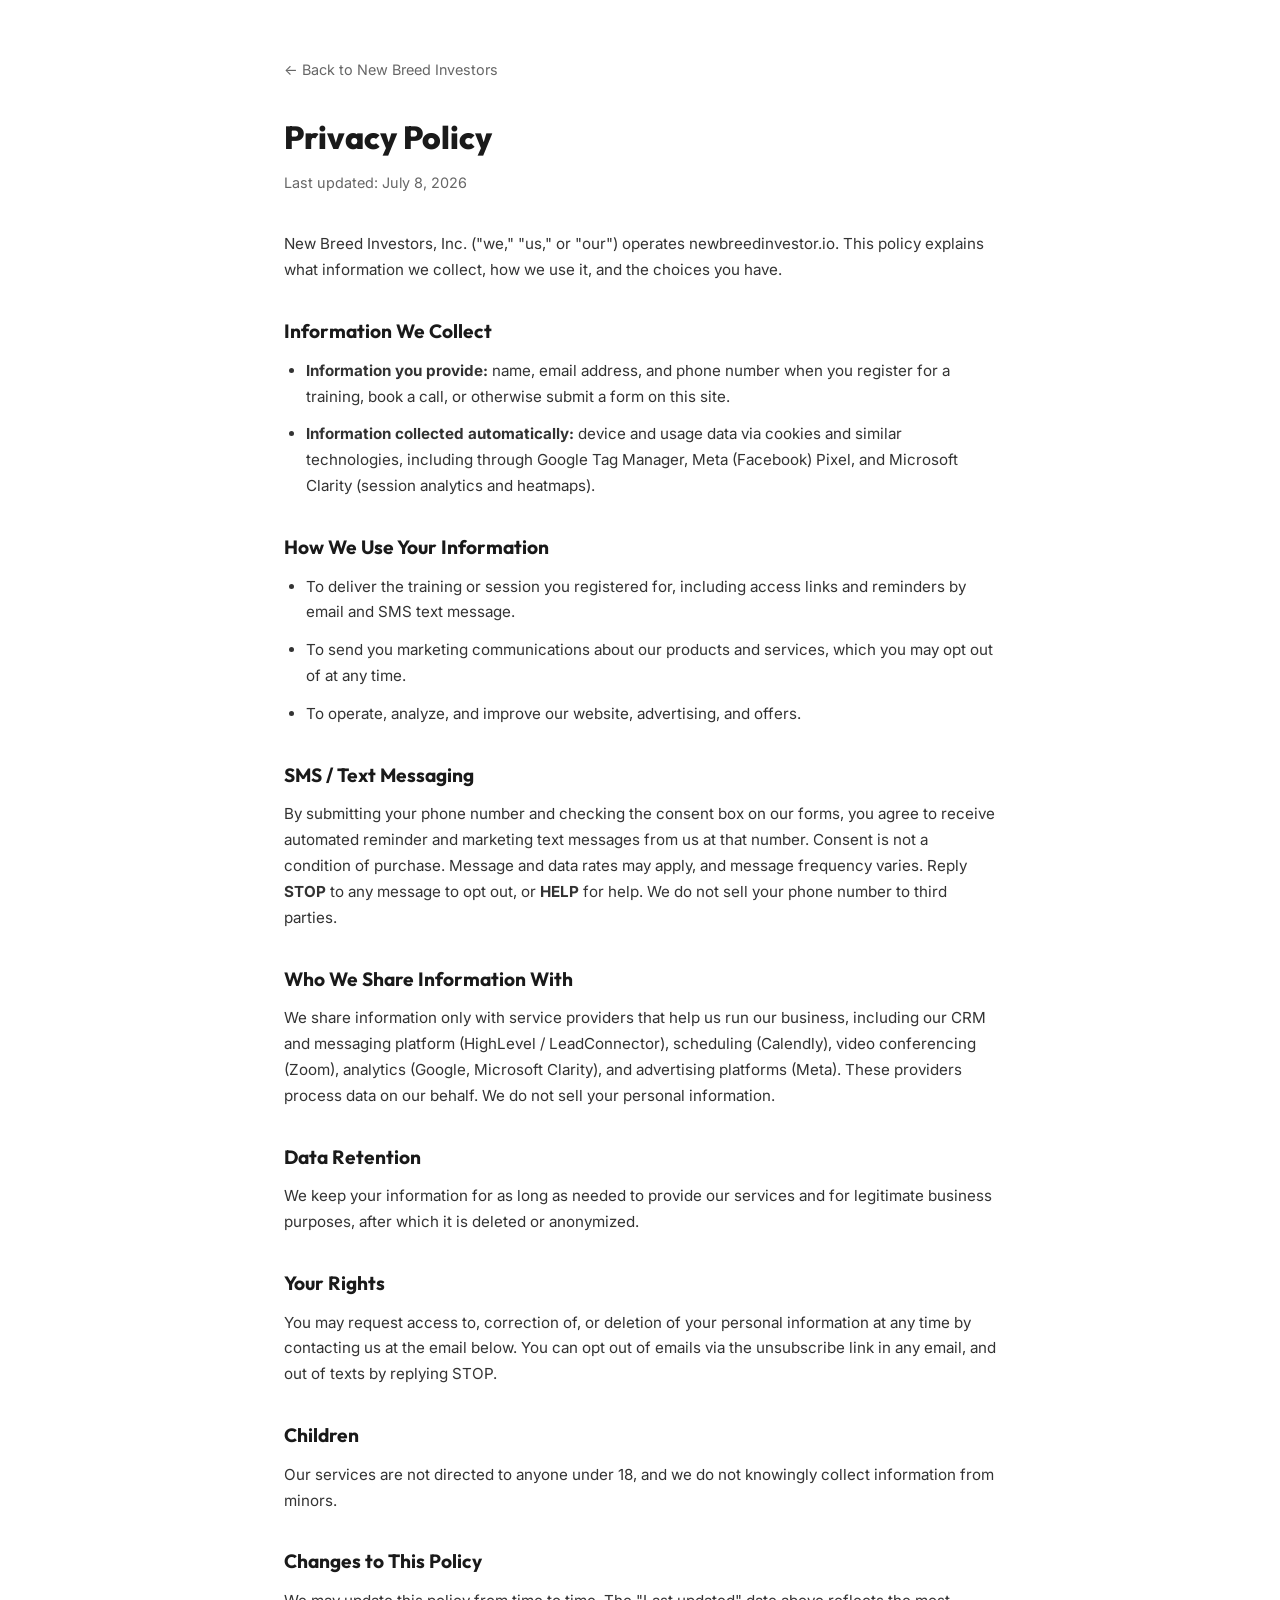
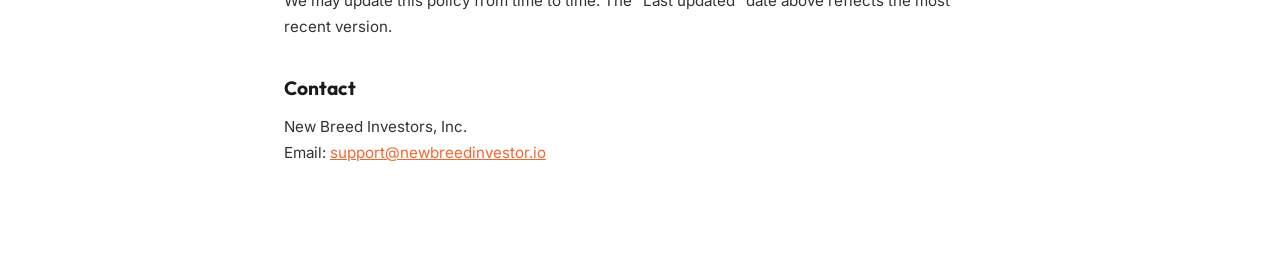
<file: privacy.html>
<!DOCTYPE html>
<html lang="en">
<head>
<meta charset="UTF-8">
<meta name="viewport" content="width=device-width, initial-scale=1.0">
<title>Privacy Policy | New Breed Investors</title>
<meta name="description" content="Privacy Policy for New Breed Investors, Inc.">
<meta name="robots" content="noindex">
<link href="https://fonts.googleapis.com/css2?family=Inter:wght@300;400;500;600;700&family=Outfit:wght@600;700;800&display=swap" rel="stylesheet">
<style>
  *, *::before, *::after { margin: 0; padding: 0; box-sizing: border-box; }
  body { font-family: 'Inter', sans-serif; background: #fff; color: #1a1a1a; line-height: 1.7; }
  .legal-wrap { max-width: 760px; margin: 0 auto; padding: 56px 24px 80px; }
  h1 { font-family: 'Outfit', sans-serif; font-size: 2rem; font-weight: 800; margin-bottom: 6px; }
  .updated { color: #666; font-size: 0.9rem; margin-bottom: 36px; }
  h2 { font-family: 'Outfit', sans-serif; font-size: 1.2rem; font-weight: 700; margin: 32px 0 10px; }
  p, li { font-size: 0.95rem; color: #333; margin-bottom: 12px; }
  ul { padding-left: 22px; margin-bottom: 12px; }
  a { color: #f46530; }
  .back { display: inline-block; margin-bottom: 28px; font-size: 0.9rem; color: #666; text-decoration: none; }
</style>
</head>
<body>
<div class="legal-wrap">
  <a class="back" href="/ws-webinar/">&larr; Back to New Breed Investors</a>
  <h1>Privacy Policy</h1>
  <p class="updated">Last updated: July 8, 2026</p>

  <p>New Breed Investors, Inc. ("we," "us," or "our") operates newbreedinvestor.io. This policy explains what information we collect, how we use it, and the choices you have.</p>

  <h2>Information We Collect</h2>
  <ul>
    <li><strong>Information you provide:</strong> name, email address, and phone number when you register for a training, book a call, or otherwise submit a form on this site.</li>
    <li><strong>Information collected automatically:</strong> device and usage data via cookies and similar technologies, including through Google Tag Manager, Meta (Facebook) Pixel, and Microsoft Clarity (session analytics and heatmaps).</li>
  </ul>

  <h2>How We Use Your Information</h2>
  <ul>
    <li>To deliver the training or session you registered for, including access links and reminders by email and SMS text message.</li>
    <li>To send you marketing communications about our products and services, which you may opt out of at any time.</li>
    <li>To operate, analyze, and improve our website, advertising, and offers.</li>
  </ul>

  <h2>SMS / Text Messaging</h2>
  <p>By submitting your phone number and checking the consent box on our forms, you agree to receive automated reminder and marketing text messages from us at that number. Consent is not a condition of purchase. Message and data rates may apply, and message frequency varies. Reply <strong>STOP</strong> to any message to opt out, or <strong>HELP</strong> for help. We do not sell your phone number to third parties.</p>

  <h2>Who We Share Information With</h2>
  <p>We share information only with service providers that help us run our business, including our CRM and messaging platform (HighLevel / LeadConnector), scheduling (Calendly), video conferencing (Zoom), analytics (Google, Microsoft Clarity), and advertising platforms (Meta). These providers process data on our behalf. We do not sell your personal information.</p>

  <h2>Data Retention</h2>
  <p>We keep your information for as long as needed to provide our services and for legitimate business purposes, after which it is deleted or anonymized.</p>

  <h2>Your Rights</h2>
  <p>You may request access to, correction of, or deletion of your personal information at any time by contacting us at the email below. You can opt out of emails via the unsubscribe link in any email, and out of texts by replying STOP.</p>

  <h2>Children</h2>
  <p>Our services are not directed to anyone under 18, and we do not knowingly collect information from minors.</p>

  <h2>Changes to This Policy</h2>
  <p>We may update this policy from time to time. The "Last updated" date above reflects the most recent version.</p>

  <h2>Contact</h2>
  <p>New Breed Investors, Inc.<br>Email: <a href="mailto:support@newbreedinvestor.io">support@newbreedinvestor.io</a></p>
</div>
</body>
</html>
</file>
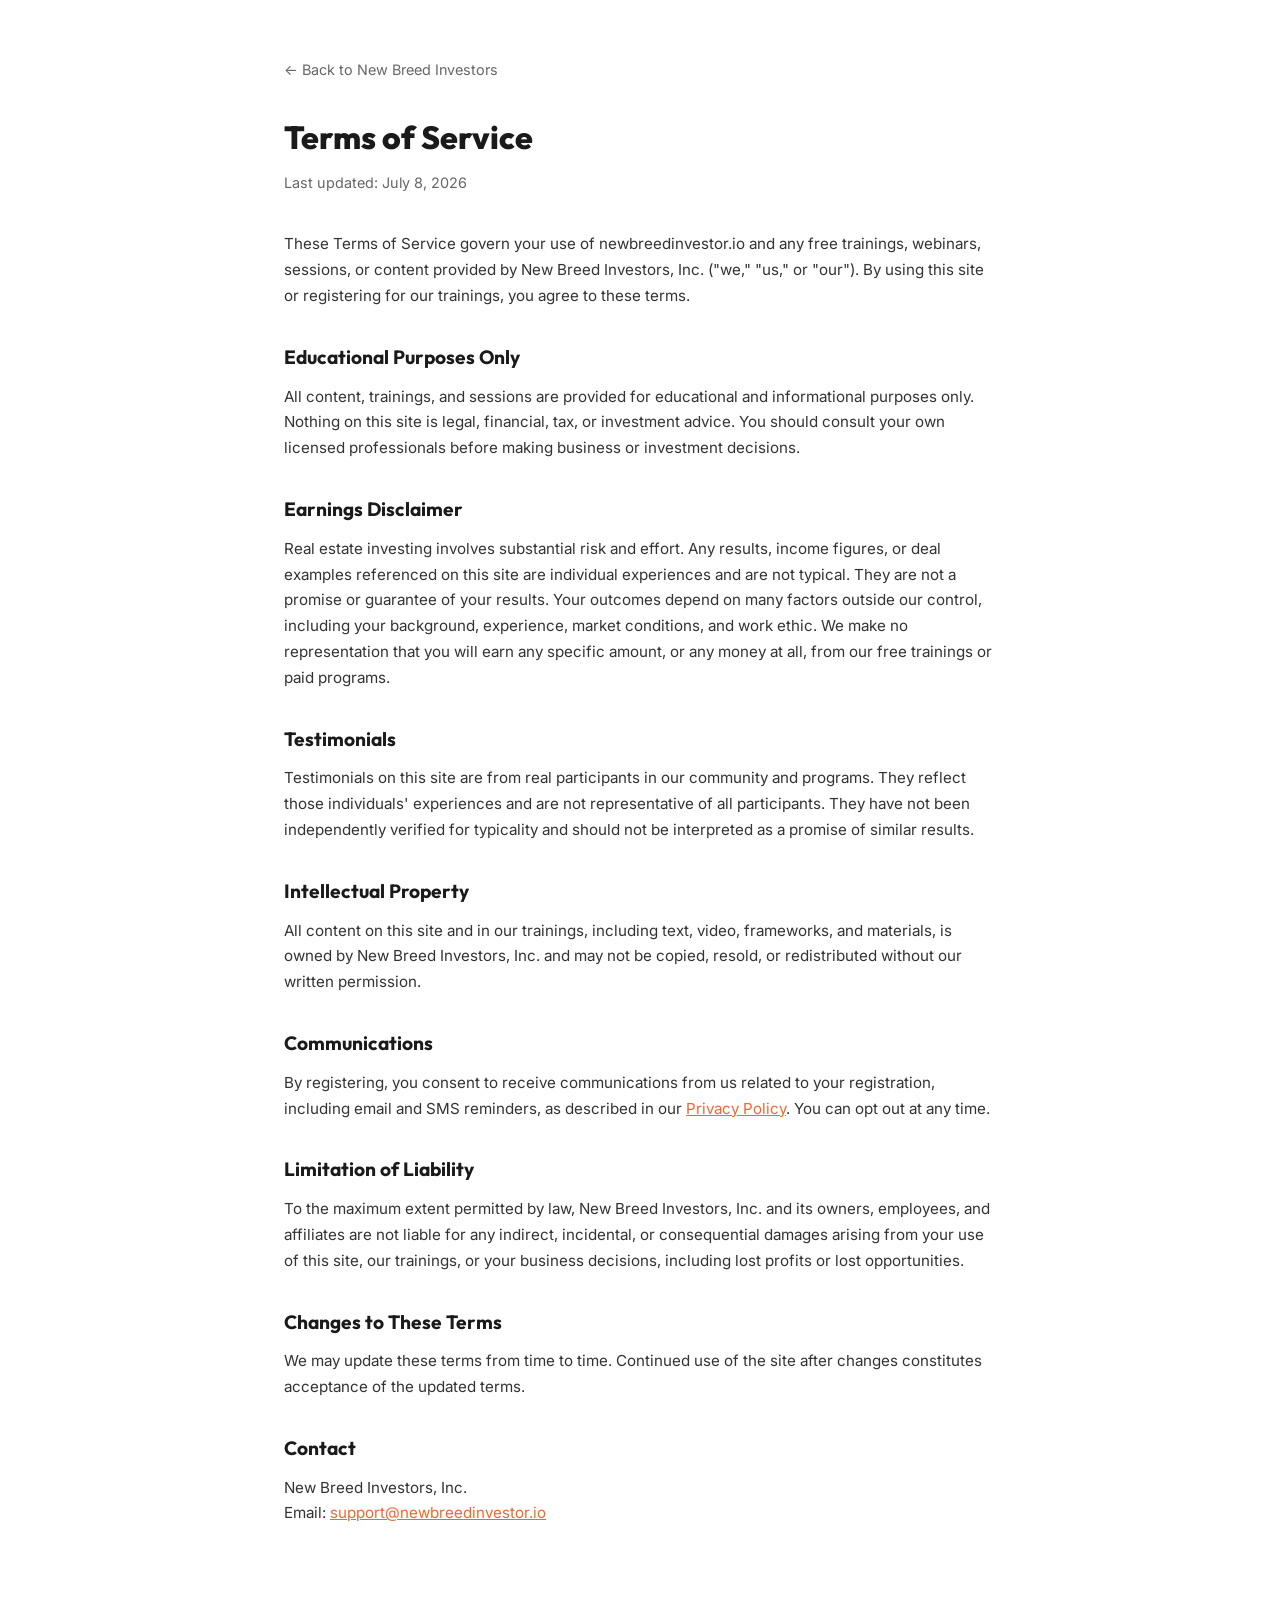
<file: terms.html>
<!DOCTYPE html>
<html lang="en">
<head>
<meta charset="UTF-8">
<meta name="viewport" content="width=device-width, initial-scale=1.0">
<title>Terms of Service | New Breed Investors</title>
<meta name="description" content="Terms of Service for New Breed Investors, Inc.">
<meta name="robots" content="noindex">
<link href="https://fonts.googleapis.com/css2?family=Inter:wght@300;400;500;600;700&family=Outfit:wght@600;700;800&display=swap" rel="stylesheet">
<style>
  *, *::before, *::after { margin: 0; padding: 0; box-sizing: border-box; }
  body { font-family: 'Inter', sans-serif; background: #fff; color: #1a1a1a; line-height: 1.7; }
  .legal-wrap { max-width: 760px; margin: 0 auto; padding: 56px 24px 80px; }
  h1 { font-family: 'Outfit', sans-serif; font-size: 2rem; font-weight: 800; margin-bottom: 6px; }
  .updated { color: #666; font-size: 0.9rem; margin-bottom: 36px; }
  h2 { font-family: 'Outfit', sans-serif; font-size: 1.2rem; font-weight: 700; margin: 32px 0 10px; }
  p, li { font-size: 0.95rem; color: #333; margin-bottom: 12px; }
  ul { padding-left: 22px; margin-bottom: 12px; }
  a { color: #f46530; }
  .back { display: inline-block; margin-bottom: 28px; font-size: 0.9rem; color: #666; text-decoration: none; }
</style>
</head>
<body>
<div class="legal-wrap">
  <a class="back" href="/ws-webinar/">&larr; Back to New Breed Investors</a>
  <h1>Terms of Service</h1>
  <p class="updated">Last updated: July 8, 2026</p>

  <p>These Terms of Service govern your use of newbreedinvestor.io and any free trainings, webinars, sessions, or content provided by New Breed Investors, Inc. ("we," "us," or "our"). By using this site or registering for our trainings, you agree to these terms.</p>

  <h2>Educational Purposes Only</h2>
  <p>All content, trainings, and sessions are provided for educational and informational purposes only. Nothing on this site is legal, financial, tax, or investment advice. You should consult your own licensed professionals before making business or investment decisions.</p>

  <h2>Earnings Disclaimer</h2>
  <p>Real estate investing involves substantial risk and effort. Any results, income figures, or deal examples referenced on this site are individual experiences and are not typical. They are not a promise or guarantee of your results. Your outcomes depend on many factors outside our control, including your background, experience, market conditions, and work ethic. We make no representation that you will earn any specific amount, or any money at all, from our free trainings or paid programs.</p>

  <h2>Testimonials</h2>
  <p>Testimonials on this site are from real participants in our community and programs. They reflect those individuals' experiences and are not representative of all participants. They have not been independently verified for typicality and should not be interpreted as a promise of similar results.</p>

  <h2>Intellectual Property</h2>
  <p>All content on this site and in our trainings, including text, video, frameworks, and materials, is owned by New Breed Investors, Inc. and may not be copied, resold, or redistributed without our written permission.</p>

  <h2>Communications</h2>
  <p>By registering, you consent to receive communications from us related to your registration, including email and SMS reminders, as described in our <a href="/privacy.html">Privacy Policy</a>. You can opt out at any time.</p>

  <h2>Limitation of Liability</h2>
  <p>To the maximum extent permitted by law, New Breed Investors, Inc. and its owners, employees, and affiliates are not liable for any indirect, incidental, or consequential damages arising from your use of this site, our trainings, or your business decisions, including lost profits or lost opportunities.</p>

  <h2>Changes to These Terms</h2>
  <p>We may update these terms from time to time. Continued use of the site after changes constitutes acceptance of the updated terms.</p>

  <h2>Contact</h2>
  <p>New Breed Investors, Inc.<br>Email: <a href="mailto:support@newbreedinvestor.io">support@newbreedinvestor.io</a></p>
</div>
</body>
</html>
</file>
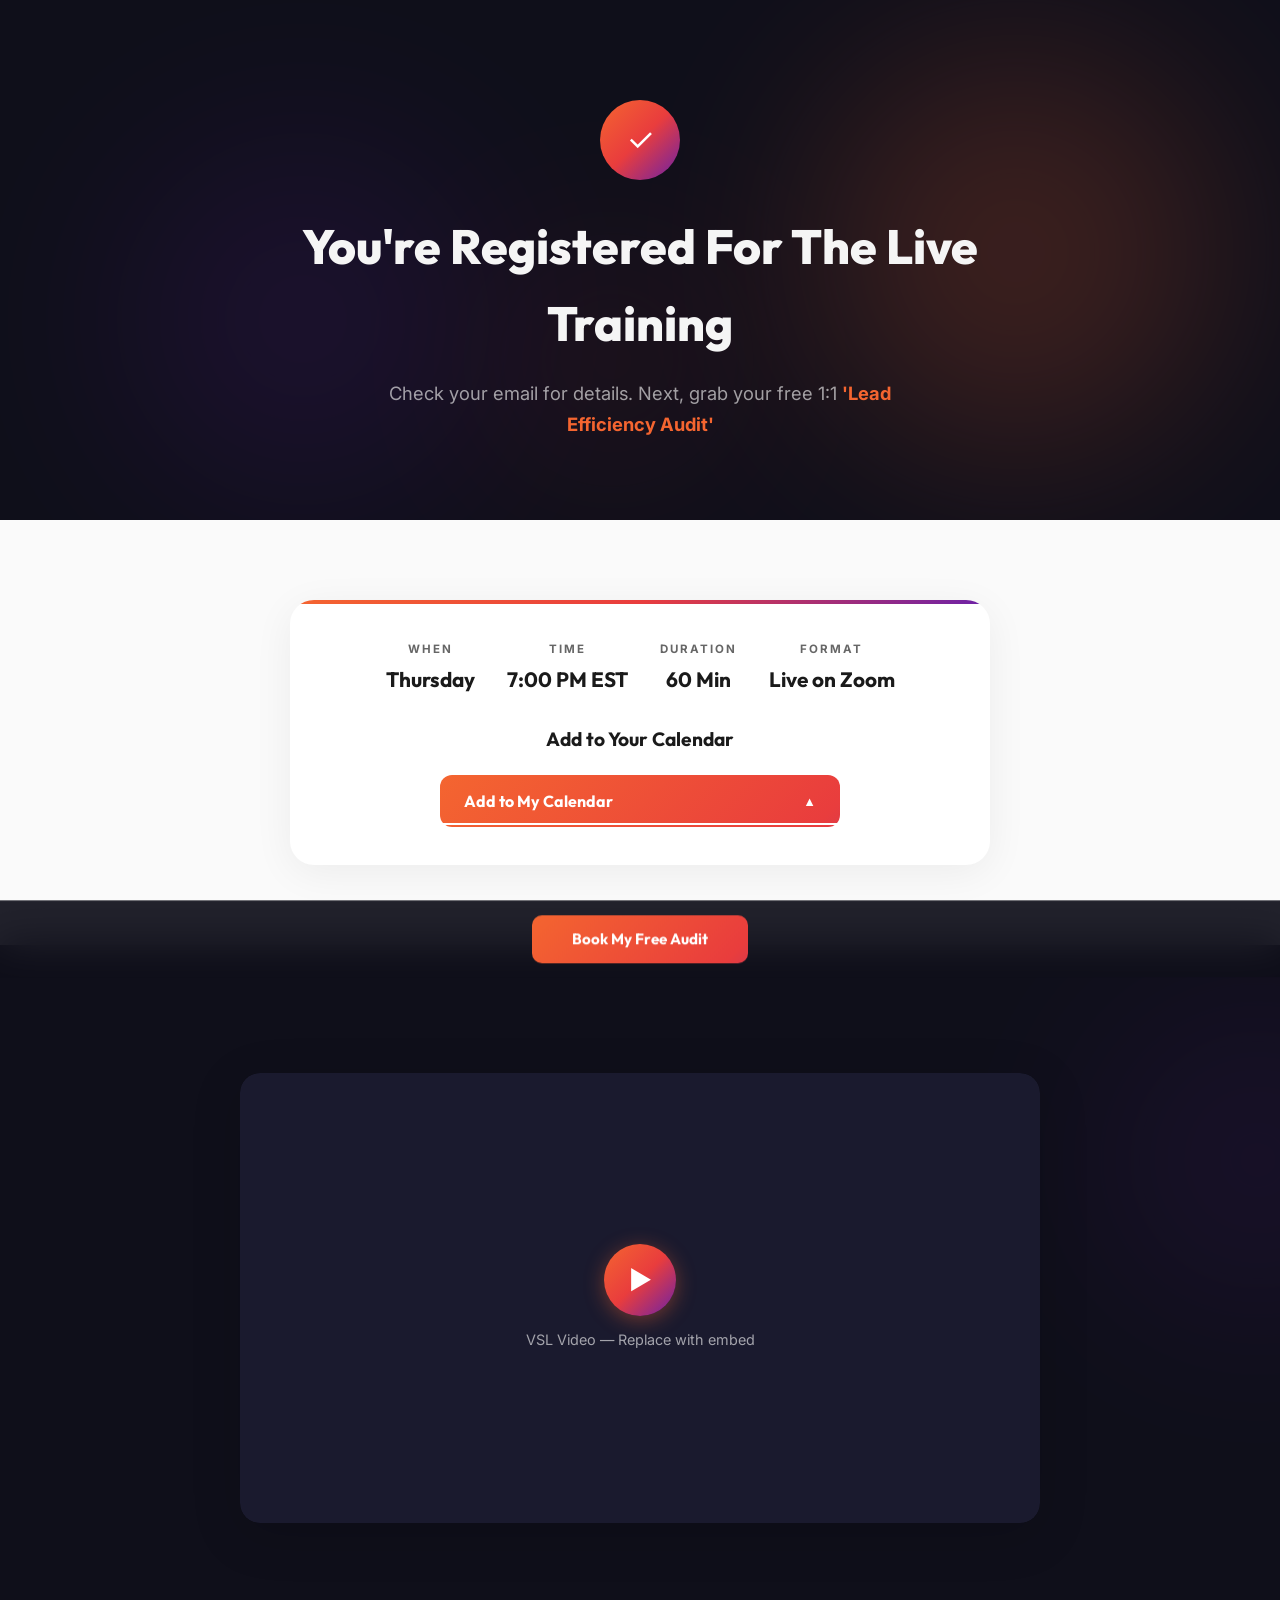
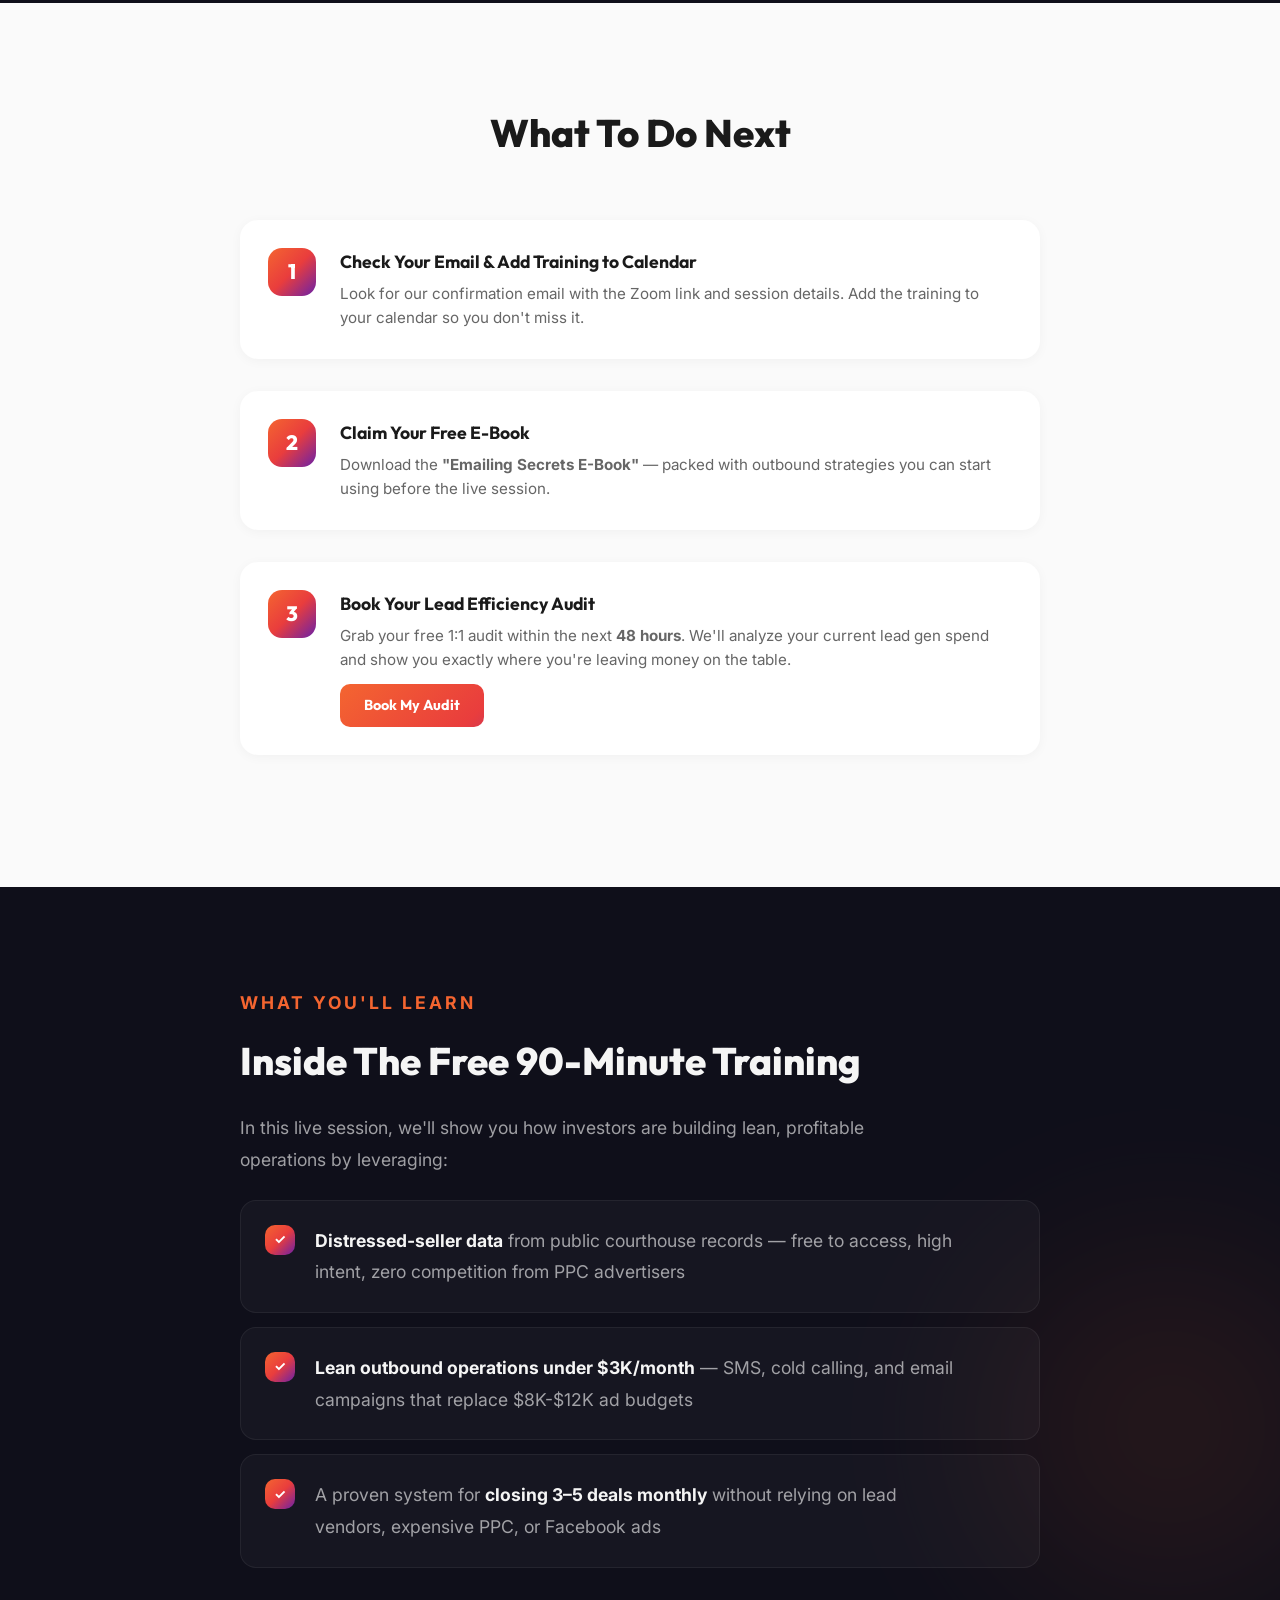
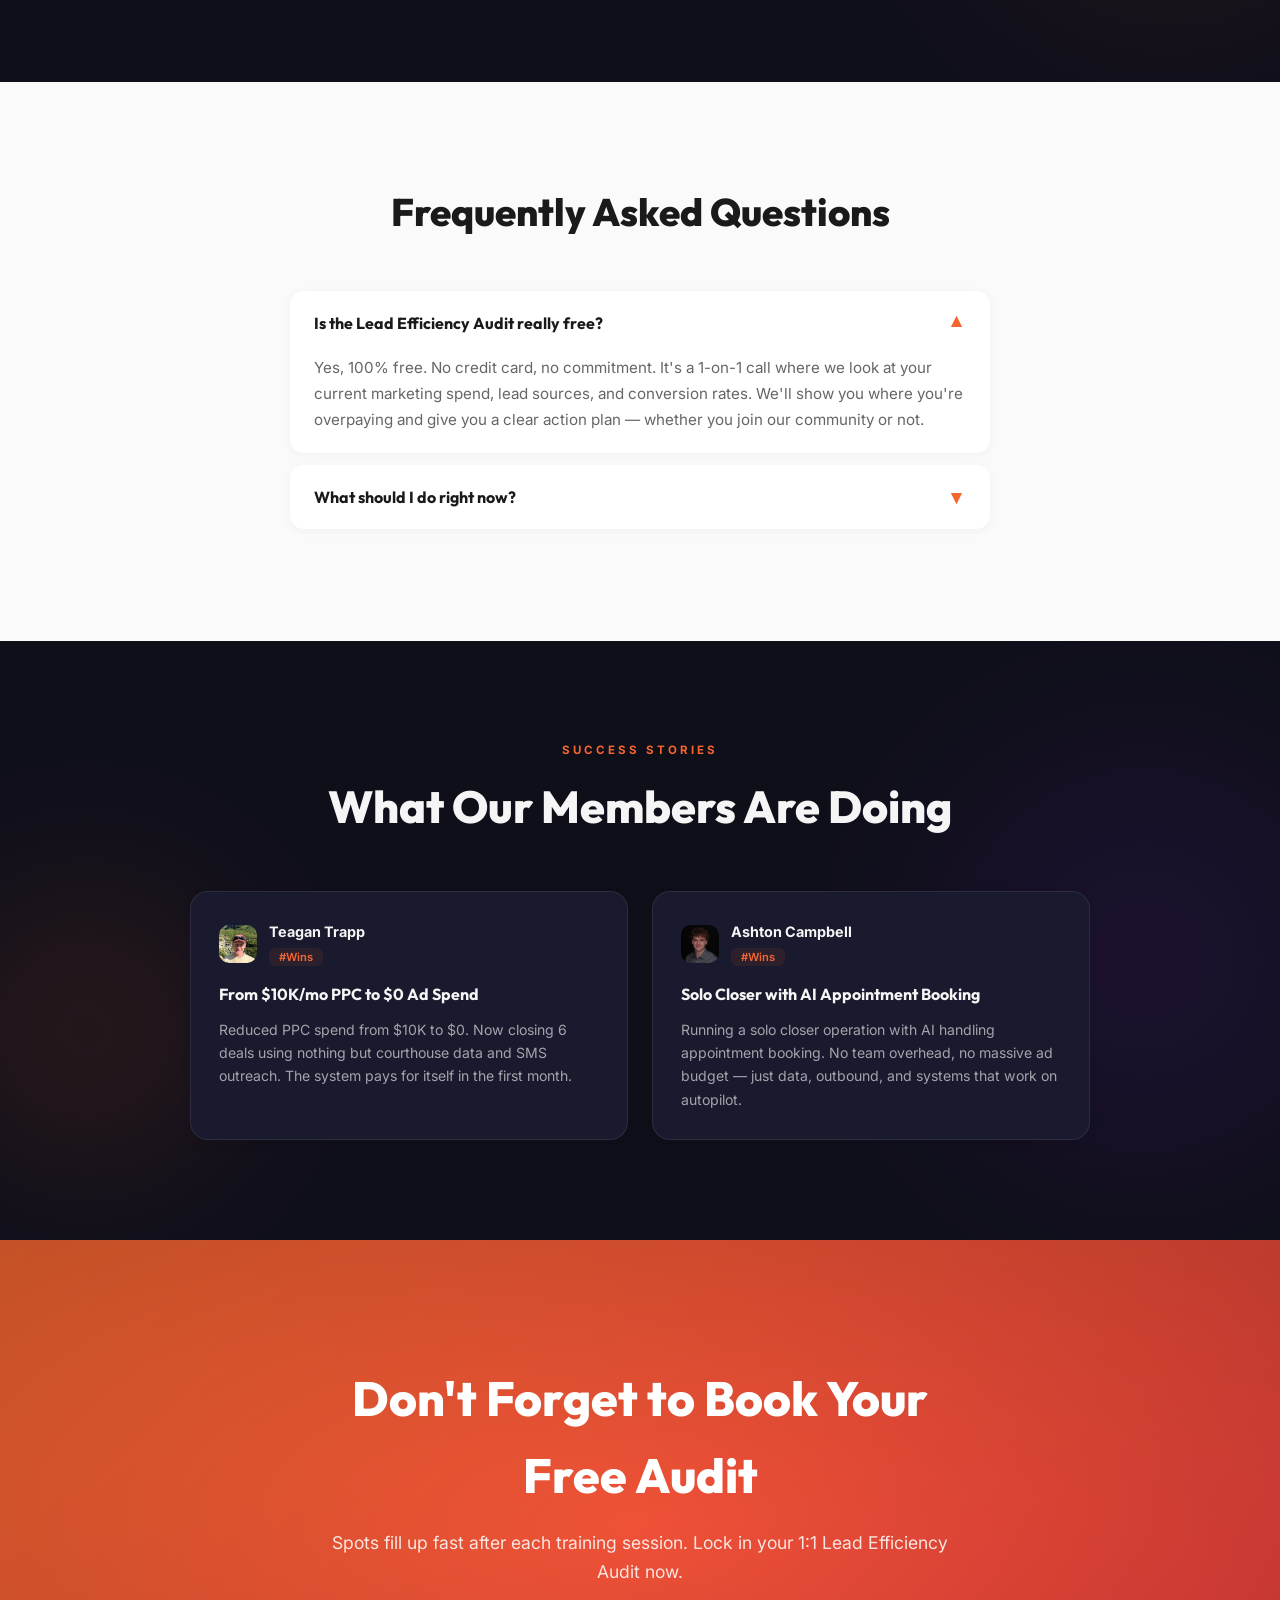
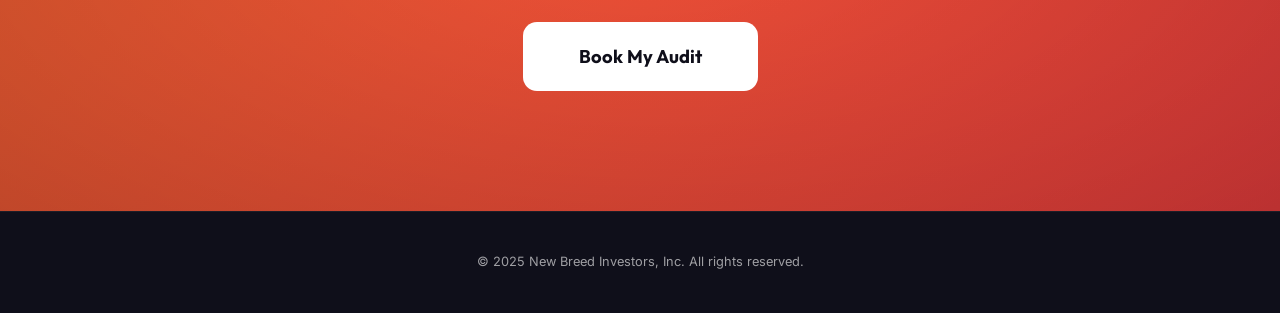
<file: start/thankyou.html>
<!DOCTYPE html>
<html lang="en">
<head>
    <!-- Google Tag Manager -->
    <script>(function(w,d,s,l,i){w[l]=w[l]||[];w[l].push({'gtm.start':
    new Date().getTime(),event:'gtm.js'});var f=d.getElementsByTagName(s)[0],
    j=d.createElement(s),dl=l!='dataLayer'?'&l='+l:'';j.async=true;j.src=
    'https://www.googletagmanager.com/gtm.js?id='+i+dl;f.parentNode.insertBefore(j,f);
    })(window,document,'script','dataLayer','GTM-KGTLBKV6');</script>
    <!-- End Google Tag Manager -->
    <!-- Microsoft Clarity -->
    <script type="text/javascript">
        (function(c,l,a,r,i,t,y){
            c[a]=c[a]||function(){(c[a].q=c[a].q||[]).push(arguments)};
            t=l.createElement(r);t.async=1;t.src="https://www.clarity.ms/tag/"+i;
            y=l.getElementsByTagName(r)[0];y.parentNode.insertBefore(t,y);
        })(window, document, "clarity", "script", "x556suj2xr");
    </script>
    <!-- End Microsoft Clarity -->
<meta charset="UTF-8">
<meta name="viewport" content="width=device-width, initial-scale=1.0">
<title>You're Registered! | New Breed Investors</title>
<meta name="description" content="You're registered for the free live training. Check your email, add the session to your calendar, and book your free Lead Efficiency Audit.">
<link href="https://fonts.googleapis.com/css2?family=Inter:wght@300;400;500;600;700;800&family=Outfit:wght@400;500;600;700;800&display=swap" rel="stylesheet">
<link rel="stylesheet" href="styles.css">
</head>
<body>
    <!-- Google Tag Manager (noscript) -->
    <noscript><iframe src="https://www.googletagmanager.com/ns.html?id=GTM-KGTLBKV6"
    height="0" width="0" style="display:none;visibility:hidden"></iframe></noscript>
    <!-- End Google Tag Manager (noscript) -->

<!-- Thank You Hero (Dark + Mesh) -->
<section class="thankyou-hero">
  <div class="mesh-orb orb-1"></div>
  <div class="mesh-orb orb-2"></div>
  <div class="mesh-orb orb-3"></div>
  <div class="thankyou-hero-inner">
    <div class="check-circle">&check;</div>
    <h1>You're Registered For The Live Training</h1>
    <p>Check your email for details. Next, grab your free 1:1 <strong style="color: var(--orange);">'Lead Efficiency Audit'</strong></p>
  </div>
</section>

<!-- Event Details + Calendar (Light) -->
<section class="event-details">
  <div class="event-details-inner">
    <div class="event-card reveal">
      <div class="event-meta">
        <div class="event-meta-item">
          <span class="label">When</span>
          <span class="value">Thursday</span>
        </div>
        <div class="event-meta-item">
          <span class="label">Time</span>
          <span class="value">7:00 PM EST</span>
        </div>
        <div class="event-meta-item">
          <span class="label">Duration</span>
          <span class="value">60 Min</span>
        </div>
        <div class="event-meta-item">
          <span class="label">Format</span>
          <span class="value">Live on Zoom</span>
        </div>
      </div>
      <h3 style="font-size: 1.2rem; font-weight: 700; margin-bottom: 20px; color: var(--text-dark);">Add to Your Calendar</h3>
      <div class="calendar-dropdown">
        <button class="calendar-dropdown-toggle" id="calendarToggle">
          <span>Add to My Calendar</span>
          <span class="calendar-arrow" id="calendarArrow">&#9650;</span>
        </button>
        <div class="calendar-dropdown-menu" id="calendarMenu">
          <a href="#" id="gcal-link" class="calendar-dropdown-item" target="_blank" rel="noopener">Google Calendar</a>
          <a href="#" id="ics-link" class="calendar-dropdown-item" download="nbi-webinar.ics">Apple Calendar (ICS)</a>
          <a href="#" id="outlook-link" class="calendar-dropdown-item" target="_blank" rel="noopener">Outlook / Microsoft 365</a>
          <a href="#" id="yahoo-link" class="calendar-dropdown-item" target="_blank" rel="noopener">Yahoo Calendar</a>
          <p class="calendar-note">Apple Calendar uses an .ics download (standard behavior on many devices).</p>
        </div>
      </div>
    </div>
  </div>
</section>

<!-- VSL Video (Dark) -->
<section class="vsl-section">
  <div class="mesh-orb" style="width: 300px; height: 300px; background: var(--purple); opacity: 0.12; top: 10%; right: -10%; animation: meshMove 14s ease-in-out infinite;"></div>
  <div class="vsl-section-inner">
    <div class="vsl-wrapper reveal">
      <!-- TODO: Replace with actual video embed URL -->
      <div class="vsl-placeholder">
        <div class="play-icon">&#9654;</div>
        <span>VSL Video — Replace with embed</span>
      </div>
    </div>
  </div>
</section>

<!-- 3-Step Next Actions (Light) -->
<section class="steps">
  <div class="steps-inner">
    <h2 class="reveal">What To Do Next</h2>

    <div class="step reveal">
      <div class="step-number">1</div>
      <div class="step-content">
        <h3>Check Your Email &amp; Add Training to Calendar</h3>
        <p>Look for our confirmation email with the Zoom link and session details. Add the training to your calendar so you don't miss it.</p>
      </div>
    </div>

    <div class="step reveal reveal-delay-1">
      <div class="step-number">2</div>
      <div class="step-content">
        <h3>Claim Your Free E-Book</h3>
        <p>Download the <strong>"Emailing Secrets E-Book"</strong> &mdash; packed with outbound strategies you can start using before the live session.</p>
      </div>
    </div>

    <div class="step reveal reveal-delay-2">
      <div class="step-number">3</div>
      <div class="step-content">
        <h3>Book Your Lead Efficiency Audit</h3>
        <p>Grab your free 1:1 audit within the next <strong>48 hours</strong>. We'll analyze your current lead gen spend and show you exactly where you're leaving money on the table.</p>
        <div class="step-cta">
          <a href="https://calendly.com/nbinvestor/newbreed-strategy-session-clone?utm_source=newbreed-site&utm_medium=calendly-link&utm_campaign=audit-followup&utm_content=start-thankyou" target="_blank" rel="noopener">Book My Audit</a>
        </div>
      </div>
    </div>

  </div>
</section>

<!-- Training Preview (Dark) -->
<section class="training-preview">
  <div class="mesh-orb" style="width: 350px; height: 350px; background: var(--orange); opacity: 0.1; bottom: 10%; right: -5%; animation: meshMove 11s ease-in-out infinite;"></div>
  <div class="training-preview-inner">
    <p class="section-eyebrow gradient reveal">What You'll Learn</p>
    <h2 class="reveal">Inside The Free 90-Minute Training</h2>
    <p class="reveal" style="margin-bottom: 24px;">In this live session, we'll show you how investors are building lean, profitable operations by leveraging:</p>

    <div class="discover-item reveal">
      <div class="discover-check">&check;</div>
      <p><strong>Distressed-seller data</strong> from public courthouse records &mdash; free to access, high intent, zero competition from PPC advertisers</p>
    </div>
    <div class="discover-item reveal reveal-delay-1">
      <div class="discover-check">&check;</div>
      <p><strong>Lean outbound operations under $3K/month</strong> &mdash; SMS, cold calling, and email campaigns that replace $8K-$12K ad budgets</p>
    </div>
    <div class="discover-item reveal reveal-delay-2">
      <div class="discover-check">&check;</div>
      <p>A proven system for <strong>closing 3&ndash;5 deals monthly</strong> without relying on lead vendors, expensive PPC, or Facebook ads</p>
    </div>
  </div>
</section>

<!-- FAQ (Light) -->
<section class="faq">
  <div class="faq-inner">
    <h2 class="reveal">Frequently Asked Questions</h2>

    <div class="faq-item open reveal">
      <button class="faq-question">
        Is the Lead Efficiency Audit really free?
        <span class="arrow">&#9660;</span>
      </button>
      <div class="faq-answer">
        <p>Yes, 100% free. No credit card, no commitment. It's a 1-on-1 call where we look at your current marketing spend, lead sources, and conversion rates. We'll show you where you're overpaying and give you a clear action plan &mdash; whether you join our community or not.</p>
      </div>
    </div>

    <div class="faq-item reveal reveal-delay-1">
      <button class="faq-question">
        What should I do right now?
        <span class="arrow">&#9660;</span>
      </button>
      <div class="faq-answer">
        <p>Three things: (1) Add the training to your calendar so you don't forget, (2) Download the free Emailing Secrets E-Book from your confirmation email, and (3) Book your Lead Efficiency Audit while slots are available &mdash; they fill up fast after each training session.</p>
      </div>
    </div>

  </div>
</section>

<!-- Social Proof (Dark) -->
<section class="discover" style="padding: 100px 24px;">
  <div class="mesh-orb-1"></div>
  <div class="mesh-orb-2"></div>
  <div class="discover-inner" style="max-width: 900px;">
    <p class="section-eyebrow gradient reveal" style="text-align: center;">Success Stories</p>
    <h2 class="reveal" style="text-align: center; margin-bottom: 48px;">What Our Members Are Doing</h2>

    <div style="display: grid; grid-template-columns: 1fr 1fr; gap: 24px;">

      <div class="testimonial-card reveal" style="background: var(--dark-card); border: 1px solid rgba(255,255,255,0.08);">
        <div class="testimonial-header">
          <img class="testimonial-avatar-img" src="images/teagan-trapp.jpg" alt="Teagan Trapp">
          <div>
            <div class="testimonial-name" style="color: var(--text-white);">Teagan Trapp</div>
            <span class="testimonial-tag">#Wins</span>
          </div>
        </div>
        <div class="testimonial-title" style="color: var(--text-white);">From $10K/mo PPC to $0 Ad Spend</div>
        <div class="testimonial-body" style="color: var(--text-muted);">Reduced PPC spend from $10K to $0. Now closing 6 deals using nothing but courthouse data and SMS outreach. The system pays for itself in the first month.</div>
      </div>

      <div class="testimonial-card reveal reveal-delay-1" style="background: var(--dark-card); border: 1px solid rgba(255,255,255,0.08);">
        <div class="testimonial-header">
          <img class="testimonial-avatar-img" src="images/ashton-campbell.jpg" alt="Ashton Campbell">
          <div>
            <div class="testimonial-name" style="color: var(--text-white);">Ashton Campbell</div>
            <span class="testimonial-tag">#Wins</span>
          </div>
        </div>
        <div class="testimonial-title" style="color: var(--text-white);">Solo Closer with AI Appointment Booking</div>
        <div class="testimonial-body" style="color: var(--text-muted);">Running a solo closer operation with AI handling appointment booking. No team overhead, no massive ad budget &mdash; just data, outbound, and systems that work on autopilot.</div>
      </div>

    </div>
  </div>
</section>

<!-- Final CTA (Gradient) -->
<section class="final-cta">
  <div class="final-cta-inner reveal">
    <h2>Don't Forget to Book Your Free Audit</h2>
    <p>Spots fill up fast after each training session. Lock in your 1:1 Lead Efficiency Audit now.</p>
    <a href="https://calendly.com/nbinvestor/newbreed-strategy-session-clone?utm_source=newbreed-site&utm_medium=calendly-link&utm_campaign=audit-followup&utm_content=start-thankyou" target="_blank" rel="noopener" class="btn-white">Book My Audit</a>
  </div>
</section>

<!-- Footer -->
<footer class="footer">
  <p>&copy; 2025 New Breed Investors, Inc. All rights reserved.</p>
</footer>

<!-- Sticky CTA Bar -->
<div class="cta-bar" id="ctaBar">
  <a href="https://calendly.com/nbinvestor/newbreed-strategy-session-clone?utm_source=newbreed-site&utm_medium=calendly-link&utm_campaign=audit-followup&utm_content=start-thankyou" target="_blank" rel="noopener">Book My Free Audit</a>
</div>

<script src="animations.js"></script>
</body>
</html>
</file>
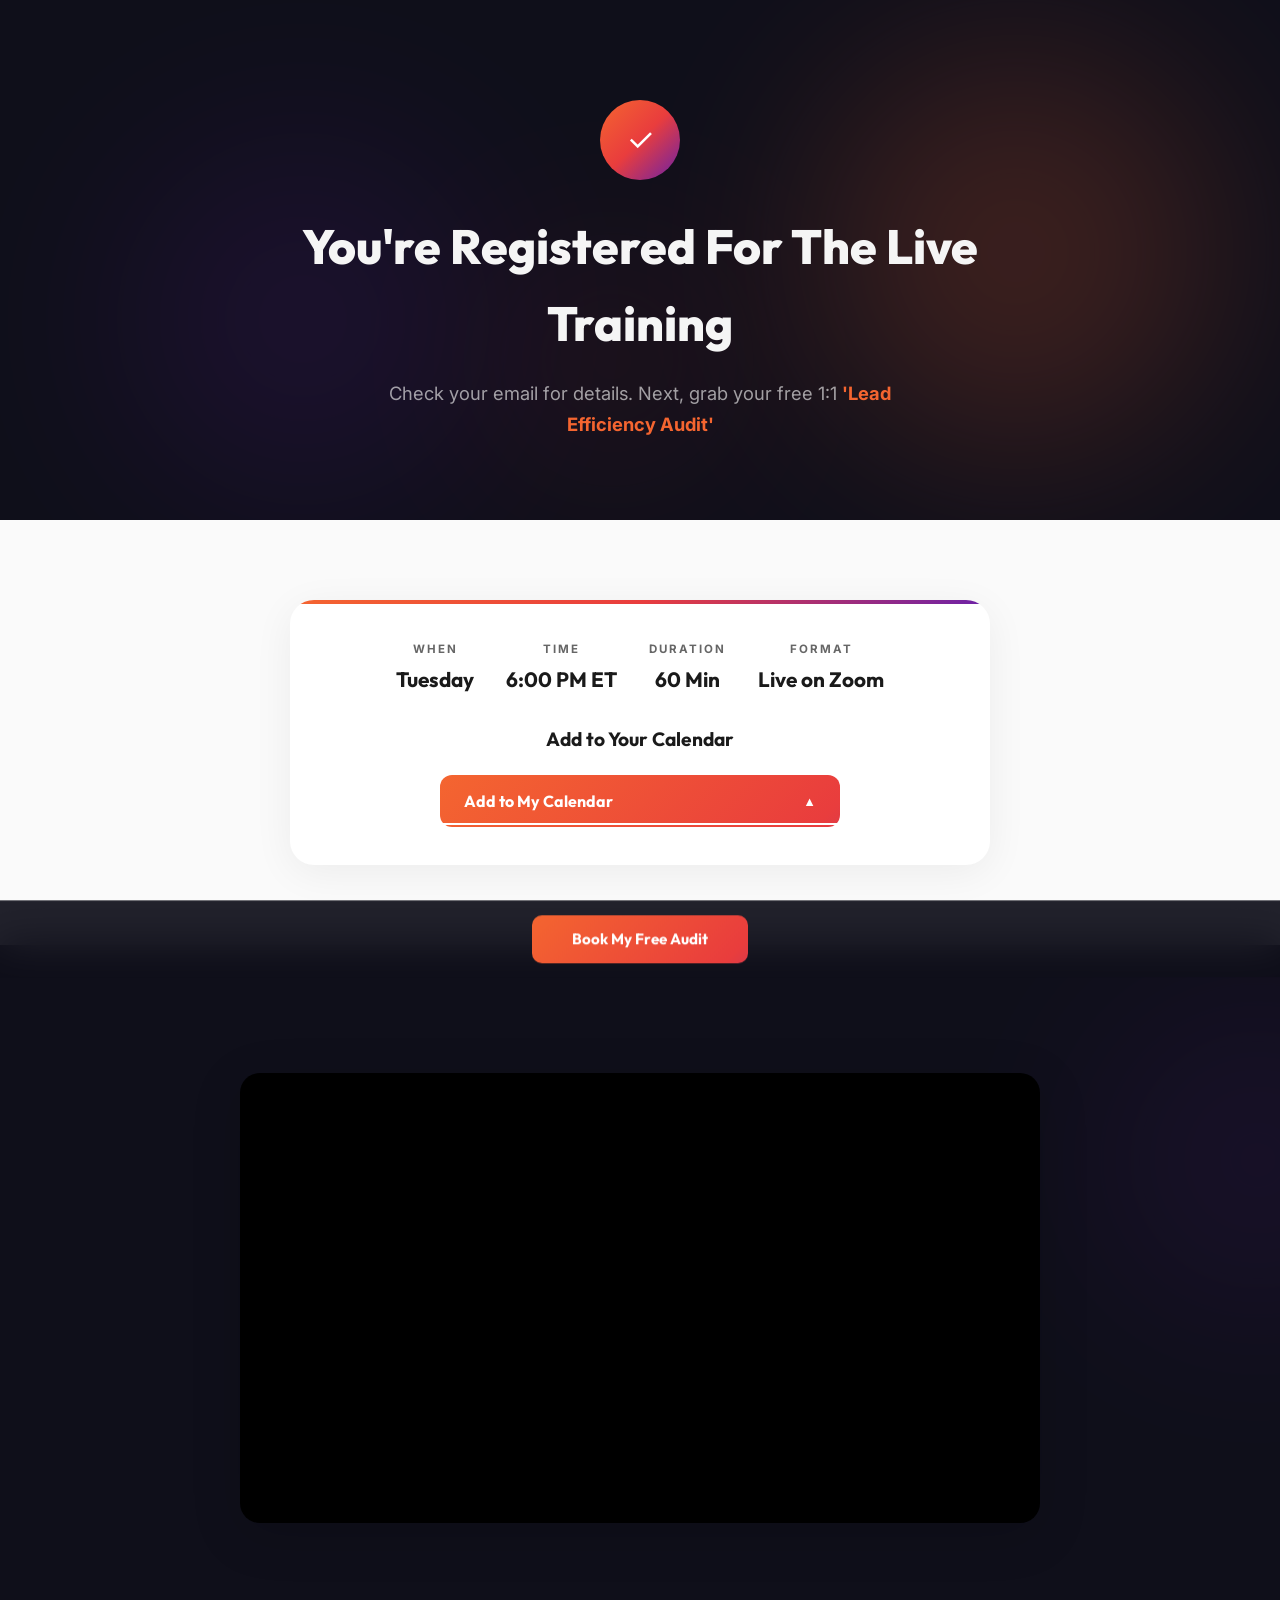
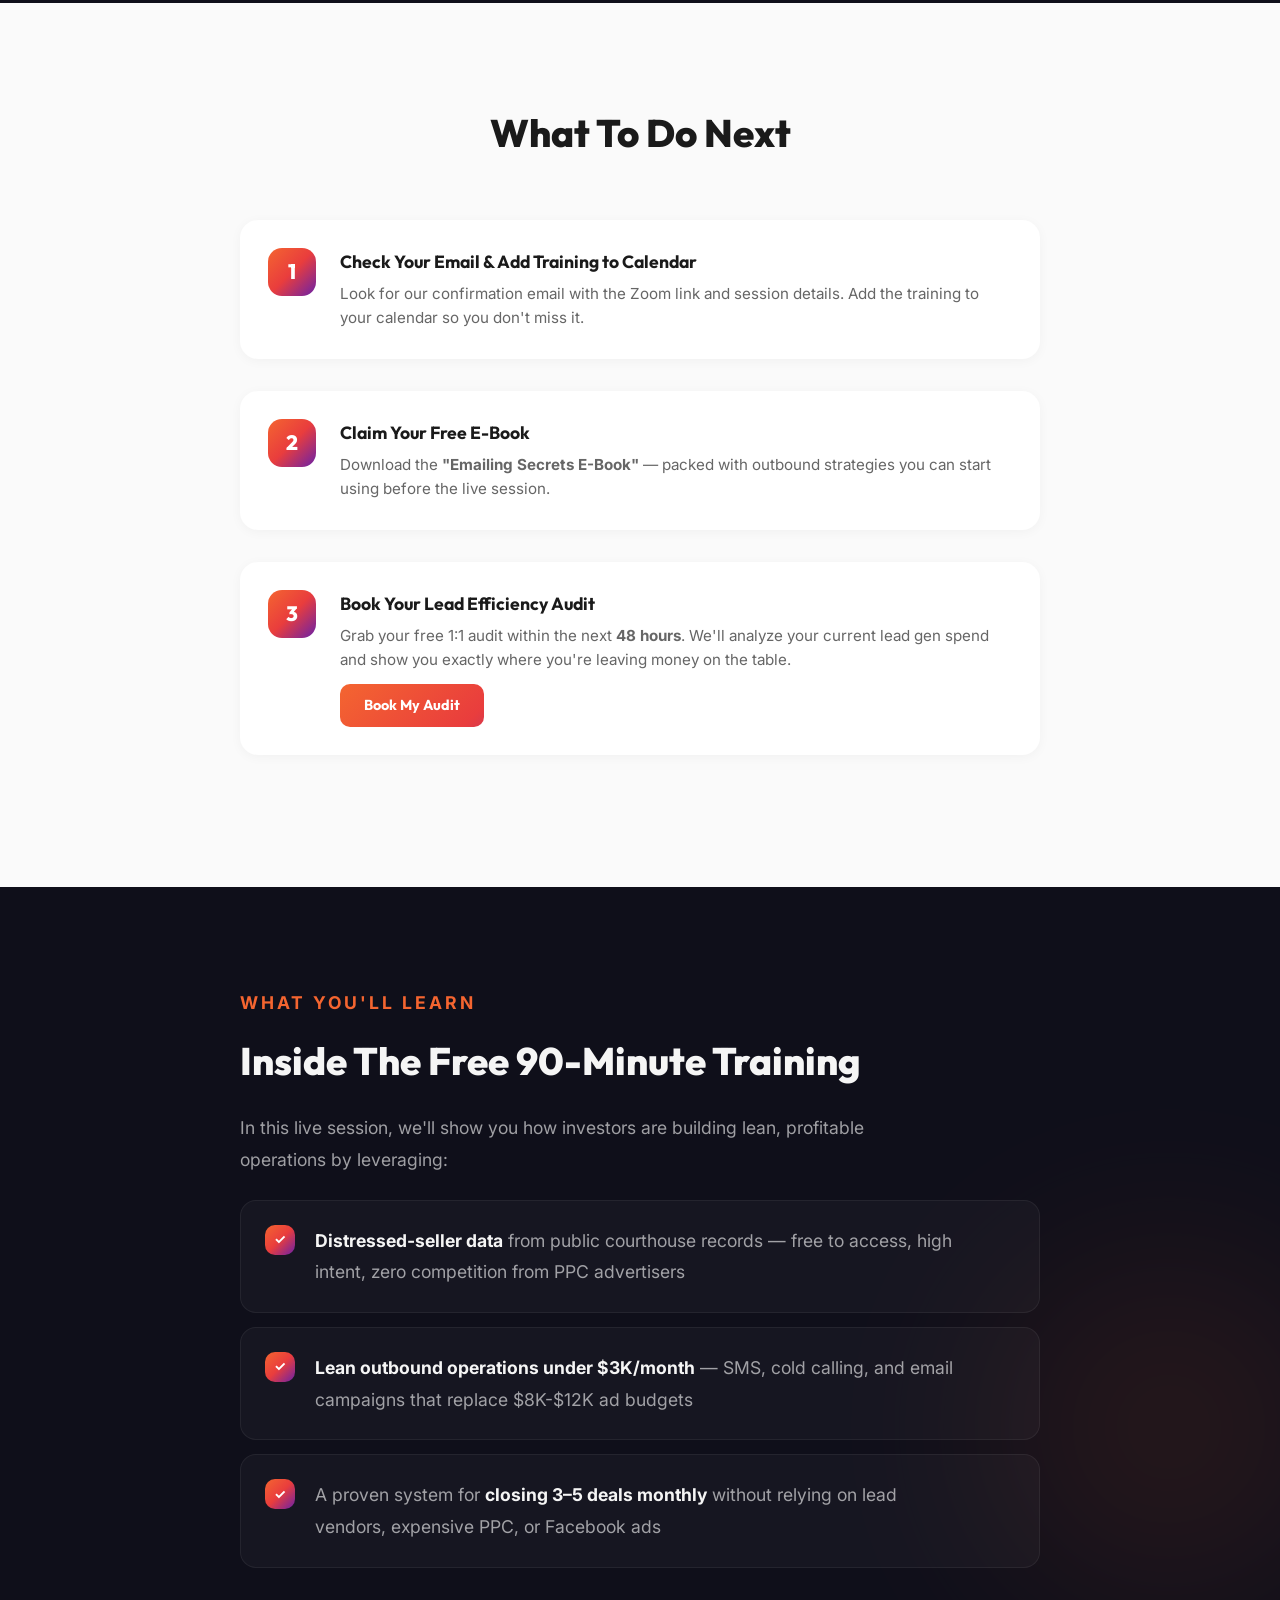
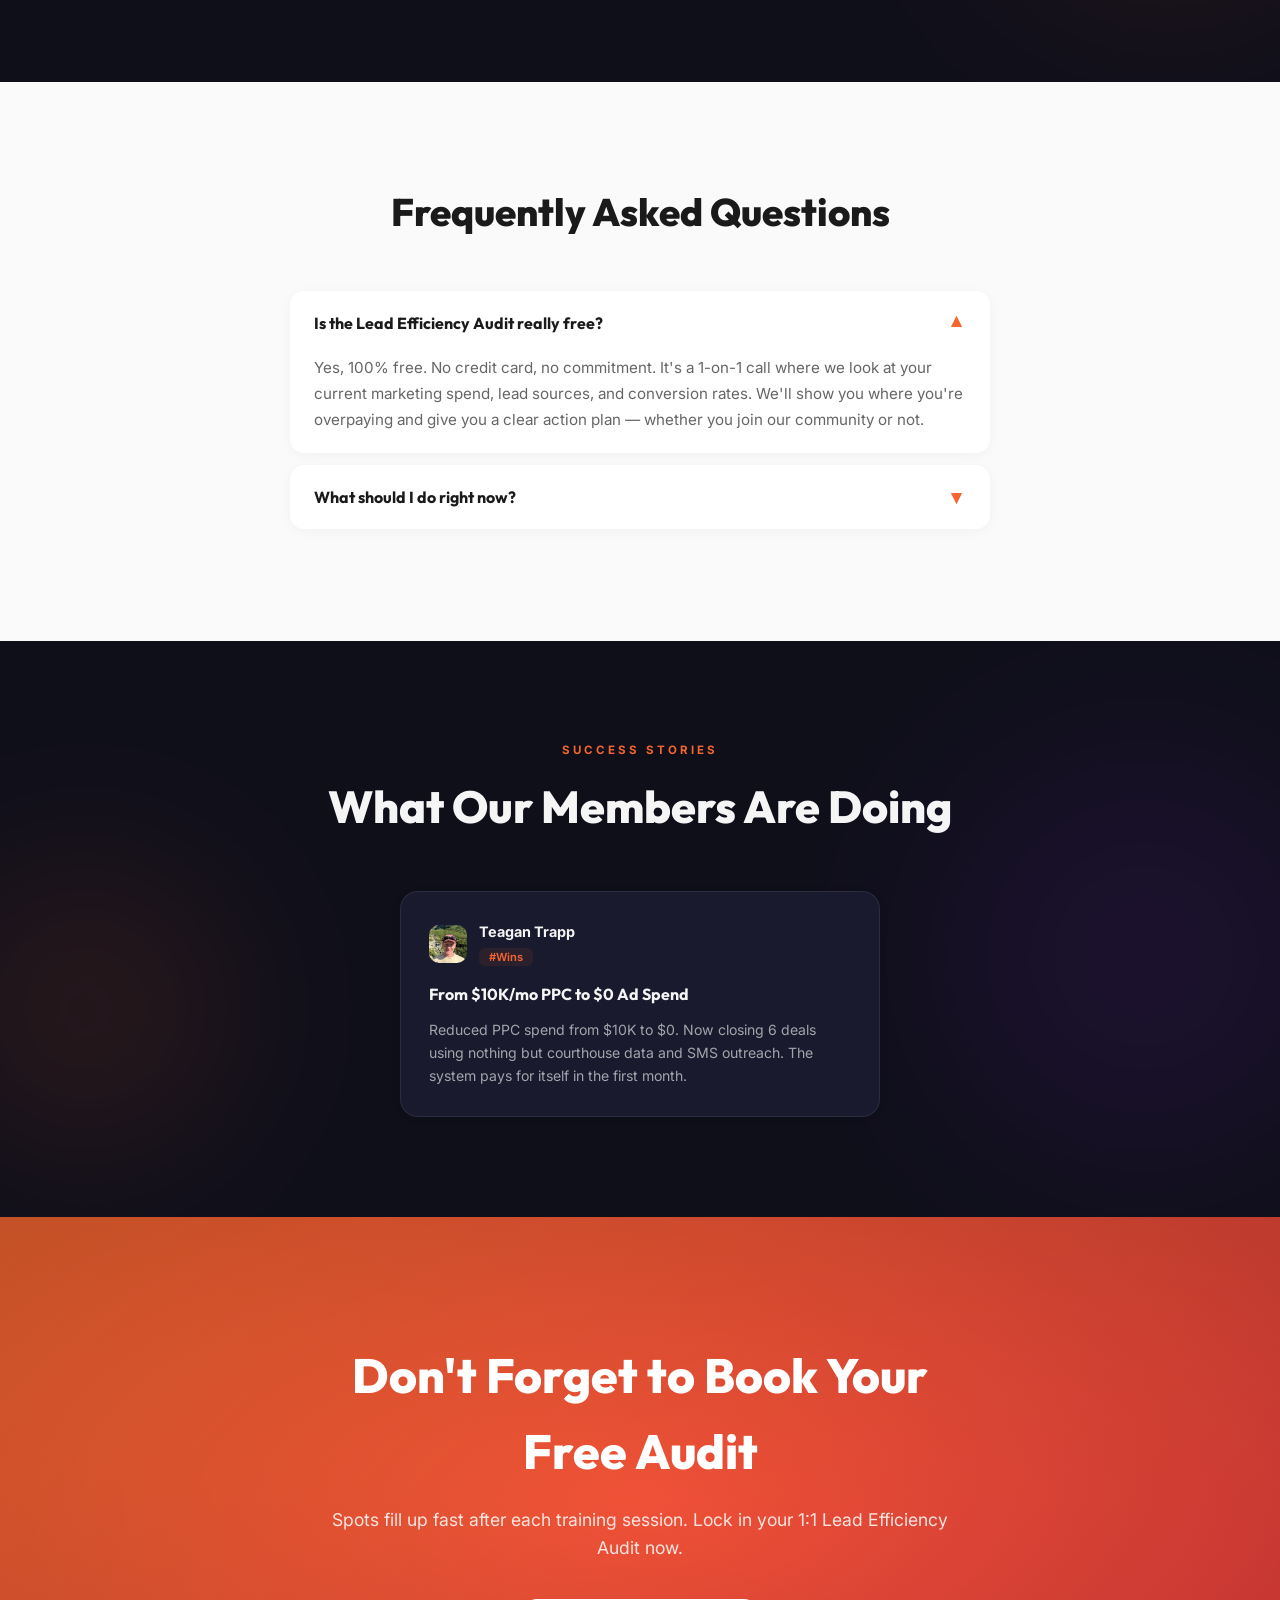
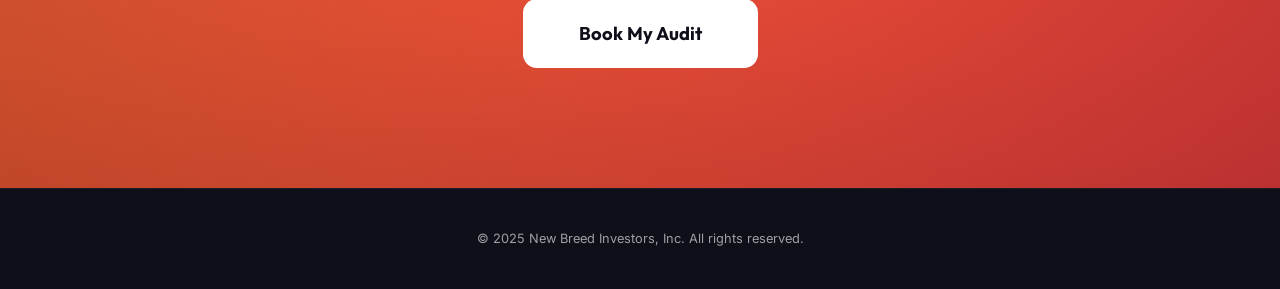
<file: ws-webinar/thankyou.html>
<!DOCTYPE html>
<html lang="en">
<head>
    <!-- Google Tag Manager -->
    <script>(function(w,d,s,l,i){w[l]=w[l]||[];w[l].push({'gtm.start':
    new Date().getTime(),event:'gtm.js'});var f=d.getElementsByTagName(s)[0],
    j=d.createElement(s),dl=l!='dataLayer'?'&l='+l:'';j.async=true;j.src=
    'https://www.googletagmanager.com/gtm.js?id='+i+dl;f.parentNode.insertBefore(j,f);
    })(window,document,'script','dataLayer','GTM-KGTLBKV6');</script>
    <!-- End Google Tag Manager -->
    <!-- Microsoft Clarity -->
    <script type="text/javascript">
        (function(c,l,a,r,i,t,y){
            c[a]=c[a]||function(){(c[a].q=c[a].q||[]).push(arguments)};
            t=l.createElement(r);t.async=1;t.src="https://www.clarity.ms/tag/"+i;
            y=l.getElementsByTagName(r)[0];y.parentNode.insertBefore(t,y);
        })(window, document, "clarity", "script", "x556suj2xr");
    </script>
    <!-- End Microsoft Clarity -->
<meta charset="UTF-8">
<meta name="viewport" content="width=device-width, initial-scale=1.0">
<title>You're Registered! | New Breed Investors</title>
<meta name="description" content="You're registered for the free live training. Check your email, add the session to your calendar, and book your free Lead Efficiency Audit.">
<link href="https://fonts.googleapis.com/css2?family=Inter:wght@300;400;500;600;700;800&family=Outfit:wght@400;500;600;700;800&display=swap" rel="stylesheet">
<link rel="stylesheet" href="styles.css">
</head>
<body>
    <!-- Google Tag Manager (noscript) -->
    <noscript><iframe src="https://www.googletagmanager.com/ns.html?id=GTM-KGTLBKV6"
    height="0" width="0" style="display:none;visibility:hidden"></iframe></noscript>
    <!-- End Google Tag Manager (noscript) -->

<!-- Thank You Hero (Dark + Mesh) -->
<section class="thankyou-hero">
  <div class="mesh-orb orb-1"></div>
  <div class="mesh-orb orb-2"></div>
  <div class="mesh-orb orb-3"></div>
  <div class="thankyou-hero-inner">
    <div class="check-circle">&check;</div>
    <h1>You're Registered For The Live Training</h1>
    <p>Check your email for details. Next, grab your free 1:1 <strong style="color: var(--orange);">'Lead Efficiency Audit'</strong></p>
  </div>
</section>

<!-- Event Details + Calendar (Light) -->
<section class="event-details">
  <div class="event-details-inner">
    <div class="event-card reveal">
      <div class="event-meta">
        <div class="event-meta-item">
          <span class="label">When</span>
          <span class="value">Tuesday</span>
        </div>
        <div class="event-meta-item">
          <span class="label">Time</span>
          <span class="value">6:00 PM ET</span>
        </div>
        <div class="event-meta-item">
          <span class="label">Duration</span>
          <span class="value">60 Min</span>
        </div>
        <div class="event-meta-item">
          <span class="label">Format</span>
          <span class="value">Live on Zoom</span>
        </div>
      </div>
      <h3 style="font-size: 1.2rem; font-weight: 700; margin-bottom: 20px; color: var(--text-dark);">Add to Your Calendar</h3>
      <div class="calendar-dropdown">
        <button class="calendar-dropdown-toggle" id="calendarToggle">
          <span>Add to My Calendar</span>
          <span class="calendar-arrow" id="calendarArrow">&#9650;</span>
        </button>
        <div class="calendar-dropdown-menu" id="calendarMenu">
          <a href="#" id="gcal-link" class="calendar-dropdown-item" target="_blank" rel="noopener">Google Calendar</a>
          <a href="#" id="ics-link" class="calendar-dropdown-item" download="nbi-webinar.ics">Apple Calendar (ICS)</a>
          <a href="#" id="outlook-link" class="calendar-dropdown-item" target="_blank" rel="noopener">Outlook / Microsoft 365</a>
          <a href="#" id="yahoo-link" class="calendar-dropdown-item" target="_blank" rel="noopener">Yahoo Calendar</a>
          <p class="calendar-note">Apple Calendar uses an .ics download (standard behavior on many devices).</p>
        </div>
      </div>
    </div>
  </div>
</section>

<!-- VSL Video (Dark) -->
<section class="vsl-section">
  <div class="mesh-orb" style="width: 300px; height: 300px; background: var(--purple); opacity: 0.12; top: 10%; right: -10%; animation: meshMove 14s ease-in-out infinite;"></div>
  <div class="vsl-section-inner">
    <div class="vsl-wrapper reveal">
      <iframe src="https://drive.google.com/file/d/1FPfL4KdptpINfuCpLEBKxl-83Z_Y9gVQ/preview" allow="autoplay; fullscreen" allowfullscreen></iframe>
    </div>
  </div>
</section>

<!-- 3-Step Next Actions (Light) -->
<section class="steps">
  <div class="steps-inner">
    <h2 class="reveal">What To Do Next</h2>

    <div class="step reveal">
      <div class="step-number">1</div>
      <div class="step-content">
        <h3>Check Your Email &amp; Add Training to Calendar</h3>
        <p>Look for our confirmation email with the Zoom link and session details. Add the training to your calendar so you don't miss it.</p>
      </div>
    </div>

    <div class="step reveal reveal-delay-1">
      <div class="step-number">2</div>
      <div class="step-content">
        <h3>Claim Your Free E-Book</h3>
        <p>Download the <strong>"Emailing Secrets E-Book"</strong> &mdash; packed with outbound strategies you can start using before the live session.</p>
      </div>
    </div>

    <div class="step reveal reveal-delay-2">
      <div class="step-number">3</div>
      <div class="step-content">
        <h3>Book Your Lead Efficiency Audit</h3>
        <p>Grab your free 1:1 audit within the next <strong>48 hours</strong>. We'll analyze your current lead gen spend and show you exactly where you're leaving money on the table.</p>
        <div class="step-cta">
          <a href="https://calendly.com/nbinvestor/newbreed-strategy-session-clone?utm_source=newbreed-site&utm_medium=calendly-link&utm_campaign=audit-followup&utm_content=ws-thankyou" target="_blank" rel="noopener">Book My Audit</a>
        </div>
      </div>
    </div>

  </div>
</section>

<!-- Training Preview (Dark) -->
<section class="training-preview">
  <div class="mesh-orb" style="width: 350px; height: 350px; background: var(--orange); opacity: 0.1; bottom: 10%; right: -5%; animation: meshMove 11s ease-in-out infinite;"></div>
  <div class="training-preview-inner">
    <p class="section-eyebrow gradient reveal">What You'll Learn</p>
    <h2 class="reveal">Inside The Free 90-Minute Training</h2>
    <p class="reveal" style="margin-bottom: 24px;">In this live session, we'll show you how investors are building lean, profitable operations by leveraging:</p>

    <div class="discover-item reveal">
      <div class="discover-check">&check;</div>
      <p><strong>Distressed-seller data</strong> from public courthouse records &mdash; free to access, high intent, zero competition from PPC advertisers</p>
    </div>
    <div class="discover-item reveal reveal-delay-1">
      <div class="discover-check">&check;</div>
      <p><strong>Lean outbound operations under $3K/month</strong> &mdash; SMS, cold calling, and email campaigns that replace $8K-$12K ad budgets</p>
    </div>
    <div class="discover-item reveal reveal-delay-2">
      <div class="discover-check">&check;</div>
      <p>A proven system for <strong>closing 3&ndash;5 deals monthly</strong> without relying on lead vendors, expensive PPC, or Facebook ads</p>
    </div>
  </div>
</section>

<!-- FAQ (Light) -->
<section class="faq">
  <div class="faq-inner">
    <h2 class="reveal">Frequently Asked Questions</h2>

    <div class="faq-item open reveal">
      <button class="faq-question">
        Is the Lead Efficiency Audit really free?
        <span class="arrow">&#9660;</span>
      </button>
      <div class="faq-answer">
        <p>Yes, 100% free. No credit card, no commitment. It's a 1-on-1 call where we look at your current marketing spend, lead sources, and conversion rates. We'll show you where you're overpaying and give you a clear action plan &mdash; whether you join our community or not.</p>
      </div>
    </div>

    <div class="faq-item reveal reveal-delay-1">
      <button class="faq-question">
        What should I do right now?
        <span class="arrow">&#9660;</span>
      </button>
      <div class="faq-answer">
        <p>Three things: (1) Add the training to your calendar so you don't forget, (2) Download the free Emailing Secrets E-Book from your confirmation email, and (3) Book your Lead Efficiency Audit while slots are available &mdash; they fill up fast after each training session.</p>
      </div>
    </div>

  </div>
</section>

<!-- Social Proof (Dark) -->
<section class="discover" style="padding: 100px 24px;">
  <div class="mesh-orb-1"></div>
  <div class="mesh-orb-2"></div>
  <div class="discover-inner" style="max-width: 900px;">
    <p class="section-eyebrow gradient reveal" style="text-align: center;">Success Stories</p>
    <h2 class="reveal" style="text-align: center; margin-bottom: 48px;">What Our Members Are Doing</h2>

    <div style="display: flex; justify-content: center;">

      <div class="testimonial-card reveal" style="background: var(--dark-card); border: 1px solid rgba(255,255,255,0.08); max-width: 480px; width: 100%;">
        <div class="testimonial-header">
          <img class="testimonial-avatar-img" src="images/teagan-trapp.jpg" alt="Teagan Trapp">
          <div>
            <div class="testimonial-name" style="color: var(--text-white);">Teagan Trapp</div>
            <span class="testimonial-tag">#Wins</span>
          </div>
        </div>
        <div class="testimonial-title" style="color: var(--text-white);">From $10K/mo PPC to $0 Ad Spend</div>
        <div class="testimonial-body" style="color: var(--text-muted);">Reduced PPC spend from $10K to $0. Now closing 6 deals using nothing but courthouse data and SMS outreach. The system pays for itself in the first month.</div>
      </div>

    </div>
  </div>
</section>

<!-- Final CTA (Gradient) -->
<section class="final-cta">
  <div class="final-cta-inner reveal">
    <h2>Don't Forget to Book Your Free Audit</h2>
    <p>Spots fill up fast after each training session. Lock in your 1:1 Lead Efficiency Audit now.</p>
    <a href="https://calendly.com/nbinvestor/newbreed-strategy-session-clone?utm_source=newbreed-site&utm_medium=calendly-link&utm_campaign=audit-followup&utm_content=ws-thankyou" target="_blank" rel="noopener" class="btn-white">Book My Audit</a>
  </div>
</section>

<!-- Footer -->
<footer class="footer">
  <p>&copy; 2025 New Breed Investors, Inc. All rights reserved.</p>
</footer>

<!-- Sticky CTA Bar -->
<div class="cta-bar" id="ctaBar">
  <a href="https://calendly.com/nbinvestor/newbreed-strategy-session-clone?utm_source=newbreed-site&utm_medium=calendly-link&utm_campaign=audit-followup&utm_content=ws-thankyou" target="_blank" rel="noopener">Book My Free Audit</a>
</div>

<script src="animations.js"></script>
</body>
</html>
</file>
<file: styles.css>
/* ============================================
   NBI Landing Pages — Gradient Energy Theme
   ============================================ */

*, *::before, *::after { margin: 0; padding: 0; box-sizing: border-box; }

:root {
  --orange: #f46530;
  --red: #e93d3d;
  --purple: #6b21a8;
  --purple-deep: #4c1d95;
  --dark: #0f0f1a;
  --dark-card: #1a1a2e;
  --dark-lighter: #252540;
  --text-white: #f5f5f5;
  --text-muted: rgba(255,255,255,0.6);
  --text-dark: #1a1a1a;
  --text-dark-muted: #666;
  --gradient-main: linear-gradient(135deg, #f46530, #e93d3d, #6b21a8);
  --gradient-subtle: linear-gradient(135deg, rgba(244,101,48,0.15), rgba(107,33,168,0.15));
  --gradient-border: linear-gradient(135deg, #f46530, #e93d3d, #6b21a8);
  --glow-orange: rgba(244,101,48,0.4);
  --glow-purple: rgba(107,33,168,0.3);
}

html { scroll-behavior: smooth; }

body {
  font-family: 'Inter', sans-serif;
  background: var(--dark);
  color: var(--text-white);
  line-height: 1.6;
  overflow-x: hidden;
}

h1, h2, h3, h4 { font-family: 'Outfit', sans-serif; }

/* ---- Keyframes ---- */
@keyframes fadeUp {
  from { opacity: 0; transform: translateY(40px); }
  to { opacity: 1; transform: translateY(0); }
}
@keyframes gradientShift {
  0% { background-position: 0% 50%; }
  50% { background-position: 100% 50%; }
  100% { background-position: 0% 50%; }
}
@keyframes glow {
  0%, 100% { opacity: 0.5; }
  50% { opacity: 1; }
}
@keyframes meshMove {
  0% { transform: translate(0, 0) scale(1); }
  33% { transform: translate(30px, -30px) scale(1.1); }
  66% { transform: translate(-20px, 20px) scale(0.95); }
  100% { transform: translate(0, 0) scale(1); }
}

/* ---- Scroll Reveal ---- */
.reveal {
  opacity: 0;
  transform: translateY(40px);
  transition: opacity 0.7s cubic-bezier(0.16, 1, 0.3, 1), transform 0.7s cubic-bezier(0.16, 1, 0.3, 1);
}
.reveal.visible { opacity: 1; transform: translateY(0); }
.reveal-delay-1 { transition-delay: 0.1s; }
.reveal-delay-2 { transition-delay: 0.2s; }
.reveal-delay-3 { transition-delay: 0.3s; }

/* ---- Utilities ---- */
.gradient-text {
  background: var(--gradient-main);
  background-size: 200% auto;
  -webkit-background-clip: text;
  -webkit-text-fill-color: transparent;
  background-clip: text;
  animation: gradientShift 4s ease infinite;
}

.section-eyebrow {
  font-size: 0.72rem;
  font-weight: 700;
  letter-spacing: 3px;
  text-transform: uppercase;
  margin-bottom: 12px;
}
.section-eyebrow.gradient { color: var(--orange); }

/* ---- Mesh Orbs ---- */
.mesh-orb {
  position: absolute;
  border-radius: 50%;
  filter: blur(100px);
  pointer-events: none;
}
.orb-1 { width: 400px; height: 400px; background: var(--orange); opacity: 0.2; top: 10%; right: 5%; animation: meshMove 10s ease-in-out infinite; }
.orb-2 { width: 350px; height: 350px; background: var(--purple); opacity: 0.15; bottom: 5%; left: 10%; animation: meshMove 14s ease-in-out infinite reverse; }
.orb-3 { width: 200px; height: 200px; background: var(--red); opacity: 0.12; top: 50%; left: 40%; animation: meshMove 8s ease-in-out infinite; }

/* ============================================
   HERO (Registration Page)
   ============================================ */
.hero {
  min-height: 100vh;
  display: flex;
  align-items: center;
  position: relative;
  overflow: hidden;
}
.hero-inner {
  max-width: 1200px;
  margin: 0 auto;
  padding: 80px 24px;
  display: grid;
  grid-template-columns: 1.1fr 1fr;
  gap: 60px;
  align-items: center;
  position: relative;
  z-index: 1;
}
.hero-content { animation: fadeUp 0.8s ease forwards; }
.hero-badge {
  display: inline-flex;
  align-items: center;
  gap: 8px;
  padding: 8px 20px;
  background: var(--gradient-subtle);
  border: 1px solid rgba(244,101,48,0.3);
  border-radius: 100px;
  font-size: 0.78rem;
  font-weight: 600;
  color: var(--orange);
  margin-bottom: 28px;
  backdrop-filter: blur(10px);
}
.hero-badge .live-dot {
  width: 8px;
  height: 8px;
  background: var(--orange);
  border-radius: 50%;
  animation: glow 2s ease infinite;
  box-shadow: 0 0 12px var(--glow-orange);
}
.hero h1 {
  font-size: clamp(2.2rem, 4.2vw, 3.4rem);
  font-weight: 800;
  line-height: 1.12;
  margin-bottom: 20px;
}
.hero-sub {
  font-size: 1.1rem;
  color: var(--text-muted);
  margin-bottom: 32px;
  max-width: 500px;
  line-height: 1.7;
}
.hero-event {
  display: inline-flex;
  align-items: center;
  gap: 12px;
  padding: 14px 22px;
  background: rgba(255,255,255,0.05);
  border: 1px solid rgba(255,255,255,0.1);
  border-radius: 12px;
  backdrop-filter: blur(10px);
  font-size: 0.9rem;
}
.hero-event .no-replay {
  background: var(--gradient-main);
  -webkit-background-clip: text;
  -webkit-text-fill-color: transparent;
  background-clip: text;
  font-weight: 700;
}

/* ============================================
   FORM CARD
   ============================================ */
.form-card {
  position: relative;
  border-radius: 24px;
  padding: 2px;
  background: var(--gradient-border);
  animation: fadeUp 0.8s ease 0.3s both;
}
.form-card-inner {
  background: var(--dark-card);
  border-radius: 22px;
  padding: 40px 32px;
  position: relative;
  overflow: hidden;
}
.form-card-inner::before {
  content: '';
  position: absolute;
  top: 0; left: 0; right: 0; bottom: 0;
  background: linear-gradient(180deg, rgba(244,101,48,0.05) 0%, transparent 50%);
  pointer-events: none;
}
.form-card h3 {
  text-align: center;
  font-size: 1.3rem;
  font-weight: 700;
  margin-bottom: 28px;
  position: relative;
}
.form-group { margin-bottom: 16px; position: relative; }
.form-group label {
  display: block;
  font-size: 0.8rem;
  font-weight: 600;
  color: var(--text-muted);
  margin-bottom: 6px;
  text-transform: uppercase;
  letter-spacing: 0.5px;
}
.form-group input {
  width: 100%;
  padding: 14px 16px;
  background: rgba(255,255,255,0.05);
  border: 1px solid rgba(255,255,255,0.1);
  border-radius: 12px;
  color: var(--text-white);
  font-size: 0.95rem;
  font-family: 'Inter', sans-serif;
  transition: border-color 0.3s, box-shadow 0.3s;
  outline: none;
}
.form-group input:focus {
  border-color: var(--orange);
  box-shadow: 0 0 0 3px rgba(244,101,48,0.15), 0 0 20px rgba(244,101,48,0.1);
}
.form-group input::placeholder { color: rgba(255,255,255,0.25); }

/* ---- Buttons ---- */
.btn-gradient {
  width: 100%;
  padding: 16px;
  background: var(--gradient-main);
  background-size: 200% auto;
  color: #fff;
  font-family: 'Outfit', sans-serif;
  font-size: 1rem;
  font-weight: 700;
  border: none;
  border-radius: 12px;
  cursor: pointer;
  transition: transform 0.2s, box-shadow 0.3s, background-position 0.5s;
  margin-top: 8px;
}
.btn-gradient:hover {
  transform: translateY(-2px);
  box-shadow: 0 8px 30px var(--glow-orange), 0 4px 15px var(--glow-purple);
  background-position: right center;
}
.btn-white {
  display: inline-block;
  padding: 20px 56px;
  background: #fff;
  color: var(--dark);
  font-family: 'Outfit', sans-serif;
  font-size: 1.15rem;
  font-weight: 700;
  border: none;
  border-radius: 14px;
  cursor: pointer;
  transition: transform 0.2s, box-shadow 0.3s;
  text-decoration: none;
}
.btn-white:hover {
  transform: translateY(-3px);
  box-shadow: 0 12px 40px rgba(0,0,0,0.2);
}
.btn-gradient-outline {
  display: inline-block;
  padding: 14px 36px;
  background: transparent;
  color: var(--text-white);
  font-family: 'Outfit', sans-serif;
  font-size: 0.95rem;
  font-weight: 700;
  border: 2px solid rgba(255,255,255,0.2);
  border-radius: 12px;
  cursor: pointer;
  transition: border-color 0.3s, background 0.3s;
  text-decoration: none;
}
.btn-gradient-outline:hover {
  border-color: var(--orange);
  background: rgba(244,101,48,0.08);
}
.form-privacy {
  text-align: center;
  font-size: 0.75rem;
  color: var(--text-muted);
  margin-top: 14px;
  position: relative;
}

/* ============================================
   QUALIFIER (Light Section)
   ============================================ */
.qualifier {
  background: #fafafa;
  color: var(--text-dark);
  padding: 60px 24px;
}
.qualifier-inner { max-width: 1000px; margin: 0 auto; }
.qualifier-grid {
  display: grid;
  grid-template-columns: 1fr 1fr;
  gap: 24px;
}
.qualifier-card {
  padding: 36px;
  border-radius: 20px;
  background: #fff;
  box-shadow: 0 4px 20px rgba(0,0,0,0.06);
  transition: transform 0.3s, box-shadow 0.3s;
}
.qualifier-card:hover { transform: translateY(-4px); box-shadow: 0 12px 40px rgba(0,0,0,0.1); }
.qualifier-card h3 { font-size: 1.3rem; font-weight: 700; margin-bottom: 24px; }
.qualifier-card.is-for { border-top: 3px solid var(--orange); }
.qualifier-card.is-for h3 { color: var(--orange); }
.qualifier-card.not-for { border-top: 3px solid #ccc; }
.qualifier-card.not-for h3 { color: #999; }
.qualifier-item {
  display: flex;
  align-items: flex-start;
  gap: 12px;
  margin-bottom: 16px;
  font-size: 0.95rem;
  color: var(--text-dark-muted);
  line-height: 1.5;
}
.qualifier-item strong { color: var(--text-dark); }
.qualifier-item .icon {
  flex-shrink: 0;
  width: 24px;
  height: 24px;
  border-radius: 50%;
  display: flex;
  align-items: center;
  justify-content: center;
  font-size: 0.7rem;
  font-weight: 700;
  margin-top: 2px;
}
.is-for .icon { background: var(--gradient-main); color: #fff; }
.not-for .icon { background: #eee; color: #999; }

/* ============================================
   DISCOVER (Dark Section + Mesh)
   ============================================ */
.discover {
  position: relative;
  padding: 60px 24px;
  background: var(--dark);
  overflow: hidden;
}
.discover .mesh-orb-1 {
  position: absolute; width: 400px; height: 400px; border-radius: 50%;
  filter: blur(100px); background: var(--purple); opacity: 0.15;
  top: 20%; right: -5%; animation: meshMove 12s ease-in-out infinite;
}
.discover .mesh-orb-2 {
  position: absolute; width: 300px; height: 300px; border-radius: 50%;
  filter: blur(80px); background: var(--orange); opacity: 0.1;
  bottom: 10%; left: -5%; animation: meshMove 10s ease-in-out infinite reverse;
}
.discover-inner { max-width: 800px; margin: 0 auto; position: relative; z-index: 1; }
.discover h2 { font-size: clamp(2rem, 3.5vw, 2.8rem); font-weight: 800; margin-bottom: 56px; }
.discover-item {
  display: flex;
  gap: 20px;
  align-items: flex-start;
  padding: 24px;
  border-radius: 16px;
  margin-bottom: 14px;
  background: rgba(255,255,255,0.03);
  border: 1px solid rgba(255,255,255,0.06);
  transition: all 0.4s cubic-bezier(0.16, 1, 0.3, 1);
  position: relative;
}
.discover-item::before {
  content: '';
  position: absolute;
  inset: 0;
  border-radius: 16px;
  padding: 1px;
  background: var(--gradient-border);
  -webkit-mask: linear-gradient(#fff 0 0) content-box, linear-gradient(#fff 0 0);
  -webkit-mask-composite: xor;
  mask-composite: exclude;
  opacity: 0;
  transition: opacity 0.4s;
}
.discover-item:hover::before { opacity: 1; }
.discover-item:hover { background: rgba(255,255,255,0.06); transform: translateX(8px); }
.discover-check {
  flex-shrink: 0;
  width: 30px; height: 30px;
  border-radius: 10px;
  background: var(--gradient-main);
  display: flex; align-items: center; justify-content: center;
  color: #fff; font-size: 0.85rem; font-weight: 700;
}
.discover-item p { font-size: 1.05rem; color: var(--text-muted); line-height: 1.65; }
.discover-item p strong { color: var(--text-white); }
.discover-closing {
  text-align: center;
  margin-top: 44px;
  font-size: 1rem;
  color: var(--text-muted);
  font-style: italic;
}

/* ============================================
   SOCIAL PROOF (Light Section)
   ============================================ */
.social-proof {
  background: #fafafa;
  color: var(--text-dark);
  padding: 60px 24px 48px;
  text-align: center;
}
.social-proof-inner { max-width: 900px; margin: 0 auto; }
.social-proof h2 {
  font-size: clamp(2rem, 3.5vw, 2.8rem);
  font-weight: 800;
  margin-bottom: 16px;
  color: var(--text-dark);
}

/* VSL Video */
.vsl-wrapper {
  margin-top: 48px;
  border-radius: 20px;
  overflow: hidden;
  position: relative;
  aspect-ratio: 16/9;
  background: #000;
  box-shadow: 0 12px 50px rgba(0,0,0,0.15);
}
.vsl-wrapper iframe {
  width: 100%;
  height: 100%;
  border: none;
}
.vsl-placeholder {
  width: 100%;
  height: 100%;
  display: flex;
  flex-direction: column;
  align-items: center;
  justify-content: center;
  background: var(--dark-card);
  color: var(--text-muted);
  gap: 12px;
  font-size: 0.9rem;
}
.vsl-placeholder .play-icon {
  width: 72px;
  height: 72px;
  border-radius: 50%;
  background: var(--gradient-main);
  display: flex;
  align-items: center;
  justify-content: center;
  font-size: 1.6rem;
  color: #fff;
  box-shadow: 0 4px 20px var(--glow-orange);
}
.vsl-caption {
  margin-top: 20px;
  font-size: 0.95rem;
  color: var(--text-dark-muted);
  line-height: 1.6;
}
.vsl-caption strong { color: var(--text-dark); }
.vsl-caption .highlight { color: var(--orange); font-weight: 700; }

/* Case Study */
.case-study {
  margin-top: 48px;
  padding: 40px;
  border-radius: 24px;
  background: #fff;
  text-align: left;
  position: relative;
  overflow: hidden;
  box-shadow: 0 8px 40px rgba(0,0,0,0.06);
}
.case-study::before {
  content: '';
  position: absolute;
  top: 0; left: 0; right: 0;
  height: 4px;
  background: var(--gradient-main);
}
.case-study-stat {
  font-family: 'Outfit', sans-serif;
  font-size: 3rem;
  font-weight: 800;
  margin-bottom: 8px;
  background: var(--gradient-main);
  -webkit-background-clip: text;
  -webkit-text-fill-color: transparent;
  background-clip: text;
}
.case-study-name { font-size: 1.1rem; font-weight: 700; color: var(--text-dark); margin-bottom: 12px; }
.case-study p { color: var(--text-dark-muted); font-size: 1rem; line-height: 1.7; }
.case-study .highlight { color: var(--orange); font-weight: 700; }

/* ============================================
   TESTIMONIALS (Light Section)
   ============================================ */
.testimonials {
  background: #fafafa;
  color: var(--text-dark);
  padding: 20px 24px 120px;
}
.testimonials-inner { max-width: 1000px; margin: 0 auto; }
.testimonials-header { text-align: center; margin-bottom: 48px; }
.testimonials-header h3 {
  font-size: 0.85rem;
  font-weight: 700;
  letter-spacing: 3px;
  text-transform: uppercase;
  color: #999;
}
.testimonial-grid {
  display: grid;
  grid-template-columns: 1fr 1fr;
  gap: 20px;
}
.testimonial-card {
  padding: 28px;
  border-radius: 18px;
  background: #fff;
  box-shadow: 0 2px 12px rgba(0,0,0,0.04);
  transition: transform 0.4s cubic-bezier(0.16, 1, 0.3, 1), box-shadow 0.4s;
  position: relative;
  overflow: hidden;
}
.testimonial-card::after {
  content: '';
  position: absolute;
  bottom: 0; left: 0; right: 0;
  height: 3px;
  background: var(--gradient-main);
  opacity: 0;
  transition: opacity 0.3s;
}
.testimonial-card:hover { transform: translateY(-6px); box-shadow: 0 16px 50px rgba(0,0,0,0.1); }
.testimonial-card:hover::after { opacity: 1; }
.testimonial-header { display: flex; align-items: center; gap: 12px; margin-bottom: 14px; }
.testimonial-avatar {
  width: 38px; height: 38px;
  border-radius: 10px;
  background: var(--gradient-main);
  display: flex; align-items: center; justify-content: center;
  font-weight: 700; font-size: 0.8rem; color: #fff;
}
.testimonial-avatar-img {
  width: 38px; height: 38px;
  border-radius: 10px;
  object-fit: cover;
}
.testimonial-name { font-weight: 700; font-size: 0.9rem; color: var(--text-dark); }
.testimonial-tag {
  font-size: 0.7rem; font-weight: 600;
  color: var(--orange);
  background: rgba(244,101,48,0.08);
  padding: 2px 10px; border-radius: 6px;
}
.testimonial-title {
  font-family: 'Outfit', sans-serif;
  font-weight: 700; font-size: 1rem;
  margin-bottom: 10px;
  color: var(--text-dark);
}
.testimonial-body { font-size: 0.88rem; color: var(--text-dark-muted); line-height: 1.65; }

/* ============================================
   INSTRUCTOR (Dark Section)
   ============================================ */
.instructor {
  padding: 100px 24px;
  background: var(--dark);
  position: relative;
  overflow: hidden;
}
.instructor .mesh-orb {
  position: absolute;
  width: 350px; height: 350px;
  border-radius: 50%; filter: blur(100px);
  background: var(--purple-deep);
  opacity: 0.2; top: 30%; left: 50%;
  animation: meshMove 12s ease-in-out infinite;
}
.instructor-inner {
  max-width: 900px; margin: 0 auto;
  display: grid;
  grid-template-columns: 280px 1fr;
  gap: 48px; align-items: center;
  position: relative; z-index: 1;
}
.instructor-photo {
  width: 100%;
  aspect-ratio: 3/4;
  border-radius: 20px;
  background: var(--dark-card);
  border: 1px solid rgba(255,255,255,0.08);
  display: flex; align-items: center; justify-content: center;
  font-size: 0.85rem; color: var(--text-muted);
  position: relative;
  overflow: hidden;
}
.instructor-photo img {
  width: 100%; height: 100%; object-fit: cover;
}
.instructor-photo::before {
  content: '';
  position: absolute;
  inset: -2px;
  border-radius: 22px;
  background: var(--gradient-border);
  -webkit-mask: linear-gradient(#fff 0 0) content-box, linear-gradient(#fff 0 0);
  -webkit-mask-composite: xor;
  mask-composite: exclude;
  padding: 2px;
  opacity: 0.5;
}
.instructor-content h2 { font-size: 2.2rem; font-weight: 800; margin-bottom: 12px; }
.instructor-stats { display: flex; flex-wrap: wrap; gap: 8px; margin-bottom: 28px; }
.instructor-stat {
  padding: 6px 16px; border-radius: 10px;
  background: rgba(244,101,48,0.1);
  border: 1px solid rgba(244,101,48,0.2);
  font-size: 0.8rem; font-weight: 700; color: var(--orange);
}
.instructor-content blockquote {
  border-left: 3px solid;
  border-image: var(--gradient-main) 1;
  padding-left: 20px;
  margin-bottom: 24px;
}
.instructor-content blockquote p { font-size: 1.1rem; color: var(--text-muted); line-height: 1.7; margin-bottom: 12px; }
.instructor-content blockquote strong { color: var(--text-white); }
.instructor-bottom { font-size: 1.1rem; font-weight: 700; }

/* ============================================
   FINAL CTA (Gradient Section)
   ============================================ */
.final-cta {
  padding: 120px 24px;
  text-align: center;
  position: relative;
  overflow: hidden;
  background: var(--gradient-main);
  background-size: 200% 200%;
  animation: gradientShift 6s ease infinite;
}
.final-cta::before {
  content: '';
  position: absolute;
  inset: 0;
  background: radial-gradient(ellipse at center, transparent 0%, rgba(0,0,0,0.2) 100%);
}
.final-cta-inner { position: relative; z-index: 1; max-width: 620px; margin: 0 auto; }
.final-cta h2 { font-size: clamp(2rem, 4vw, 3rem); font-weight: 800; margin-bottom: 16px; color: #fff; }
.final-cta p { color: rgba(255,255,255,0.85); margin-bottom: 36px; font-size: 1.1rem; }

/* ============================================
   FOOTER
   ============================================ */
.footer {
  background: var(--dark);
  text-align: center;
  padding: 40px 24px;
  border-top: 1px solid rgba(255,255,255,0.06);
  font-size: 0.8rem;
  color: var(--text-muted);
}

/* ============================================
   STICKY CTA BAR
   ============================================ */
.cta-bar {
  position: fixed;
  bottom: 0; left: 0; right: 0;
  padding: 14px 24px;
  background: rgba(15,15,26,0.92);
  backdrop-filter: blur(20px);
  border-top: 1px solid rgba(255,255,255,0.08);
  display: flex;
  justify-content: center;
  z-index: 100;
  transform: translateY(100%);
  transition: transform 0.4s cubic-bezier(0.16, 1, 0.3, 1);
}
.cta-bar.visible { transform: translateY(0); }
.cta-bar button, .cta-bar a {
  padding: 12px 40px;
  background: var(--gradient-main);
  background-size: 200% auto;
  color: #fff;
  font-family: 'Outfit', sans-serif;
  font-size: 0.95rem;
  font-weight: 700;
  border: none;
  border-radius: 10px;
  cursor: pointer;
  transition: background-position 0.5s;
  text-decoration: none;
}
.cta-bar button:hover, .cta-bar a:hover { background-position: right center; }

/* ============================================
   THANK YOU PAGE — HERO
   ============================================ */
.thankyou-hero {
  padding: 32px 24px 20px;
  text-align: center;
  position: relative;
  overflow: hidden;
  background: var(--dark);
}
.thankyou-hero-inner {
  max-width: 700px;
  margin: 0 auto;
  position: relative;
  z-index: 1;
}
.thankyou-hero .check-circle {
  width: 80px;
  height: 80px;
  border-radius: 50%;
  background: var(--gradient-main);
  display: inline-flex;
  align-items: center;
  justify-content: center;
  font-size: 2rem;
  color: #fff;
  margin-bottom: 28px;
  animation: fadeUp 0.6s ease both;
}
.thankyou-hero h1 {
  font-size: clamp(2rem, 4vw, 3rem);
  font-weight: 800;
  margin-bottom: 16px;
  animation: fadeUp 0.6s ease 0.15s both;
}
.thankyou-hero p {
  font-size: 1.15rem;
  color: var(--text-muted);
  max-width: 560px;
  margin: 0 auto;
  line-height: 1.7;
  animation: fadeUp 0.6s ease 0.3s both;
}

/* ============================================
   EVENT DETAILS (Light Section)
   ============================================ */
.event-details {
  background: #fafafa;
  color: var(--text-dark);
  padding: 32px 24px 40px;
}
.event-details-inner {
  max-width: 700px;
  margin: 0 auto;
  text-align: center;
}
.event-card {
  padding: 40px;
  border-radius: 24px;
  background: #fff;
  box-shadow: 0 8px 40px rgba(0,0,0,0.06);
  position: relative;
  overflow: hidden;
}
.event-card::before {
  content: '';
  position: absolute;
  top: 0; left: 0; right: 0;
  height: 4px;
  background: var(--gradient-main);
}
.event-meta {
  display: flex;
  justify-content: center;
  gap: 32px;
  margin-bottom: 28px;
  flex-wrap: wrap;
}
.event-meta-item {
  display: flex;
  flex-direction: column;
  align-items: center;
  gap: 4px;
}
.event-meta-item .label {
  font-size: 0.72rem;
  font-weight: 700;
  letter-spacing: 2px;
  text-transform: uppercase;
  color: var(--text-dark-muted);
}
.event-meta-item .value {
  font-family: 'Outfit', sans-serif;
  font-size: 1.3rem;
  font-weight: 700;
  color: var(--text-dark);
}
.calendar-buttons {
  display: flex;
  gap: 10px;
  justify-content: center;
  flex-wrap: wrap;
}
.calendar-btn {
  padding: 10px 20px;
  border-radius: 10px;
  font-size: 0.85rem;
  font-weight: 600;
  border: 2px solid var(--orange);
  color: var(--orange);
  background: transparent;
  cursor: pointer;
  font-family: 'Inter', sans-serif;
  transition: background 0.2s, color 0.2s;
  text-decoration: none;
}
.calendar-btn:hover {
  background: var(--orange);
  color: #fff;
}

/* Calendar Dropdown */
.calendar-dropdown {
  max-width: 400px;
  margin: 0 auto;
}
.calendar-dropdown-toggle {
  width: 100%;
  padding: 16px 24px;
  background: var(--gradient-main);
  background-size: 200% auto;
  color: #fff;
  font-family: 'Outfit', sans-serif;
  font-size: 1rem;
  font-weight: 700;
  border: none;
  border-radius: 12px;
  cursor: pointer;
  display: flex;
  justify-content: center;
  align-items: center;
  gap: 10px;
  transition: background-position 0.5s, box-shadow 0.3s;
}
.calendar-dropdown-toggle:hover {
  background-position: right center;
  box-shadow: 0 6px 25px var(--glow-orange);
}
.calendar-arrow {
  font-size: 0.8rem;
  transition: transform 0.3s;
}
.calendar-dropdown.open .calendar-arrow {
  transform: rotate(180deg);
}
.calendar-dropdown-menu {
  max-height: 0;
  overflow: hidden;
  transition: max-height 0.4s cubic-bezier(0.16, 1, 0.3, 1), padding 0.4s, border-color 0.4s;
  background: #fff;
  border-radius: 0 0 12px 12px;
  border: 2px solid transparent;
  border-top: none;
  margin-top: -4px;
}
.calendar-dropdown.open .calendar-dropdown-menu {
  max-height: 320px;
  padding: 8px 0;
  border-color: #e8e8e8;
}
.calendar-dropdown-item {
  display: block;
  padding: 14px 24px;
  font-size: 0.95rem;
  font-weight: 500;
  color: var(--text-dark);
  text-decoration: none;
  text-align: center;
  border-bottom: 1px solid #f0f0f0;
  transition: background 0.2s, color 0.2s;
  font-family: 'Inter', sans-serif;
}
.calendar-dropdown-item:last-of-type {
  border-bottom: none;
}
.calendar-dropdown-item:hover {
  background: rgba(244,101,48,0.06);
  color: var(--orange);
}
.calendar-note {
  padding: 10px 24px 6px;
  font-size: 0.75rem;
  color: #999;
  text-align: center;
}

/* ============================================
   VSL SECTION (Dark — Thank You Page)
   ============================================ */
.vsl-section {
  padding: 36px 24px 40px;
  background: var(--dark);
  position: relative;
  overflow: hidden;
}
.vsl-section-inner {
  max-width: 800px;
  margin: 0 auto;
  position: relative;
  z-index: 1;
}

.btn-watched {
  display: inline-block;
  background: var(--gradient-main);
  color: #fff;
  font-family: var(--font-head);
  font-size: 1.05rem;
  font-weight: 700;
  padding: 18px 32px;
  border-radius: 12px;
  border: none;
  cursor: pointer;
  box-shadow: 0 8px 32px rgba(255, 107, 53, 0.35);
  transition: transform 0.2s cubic-bezier(0.34, 1.56, 0.64, 1), box-shadow 0.2s ease;
  max-width: 560px;
  width: 100%;
  line-height: 1.4;
}
.btn-watched:hover {
  transform: translateY(-3px);
  box-shadow: 0 12px 40px rgba(255, 107, 53, 0.45);
}
.btn-watched:active {
  transform: translateY(0);
}

.vsl-bullet {
  display: flex;
  align-items: flex-start;
  gap: 14px;
  color: var(--text-muted);
  font-size: 1rem;
  line-height: 1.6;
}
.vsl-bullet p { margin: 0; }
.vsl-bullet-check {
  flex-shrink: 0;
  width: 24px;
  height: 24px;
  border-radius: 50%;
  background: var(--gradient-main);
  display: inline-flex;
  align-items: center;
  justify-content: center;
  font-size: 0.75rem;
  color: #fff;
  margin-top: 2px;
}

/* ============================================
   STEPS SECTION (Light)
   ============================================ */
.steps {
  background: #fafafa;
  color: var(--text-dark);
  padding: 52px 24px;
}
.steps-inner { max-width: 800px; margin: 0 auto; }
.steps h2 {
  text-align: center;
  font-size: clamp(1.6rem, 3vw, 2.4rem);
  font-weight: 800;
  margin-bottom: 16px;
  color: var(--text-dark);
}
.step {
  display: flex;
  gap: 24px;
  align-items: flex-start;
  margin-bottom: 32px;
  padding: 28px;
  border-radius: 18px;
  background: #fff;
  box-shadow: 0 2px 12px rgba(0,0,0,0.04);
  transition: transform 0.3s, box-shadow 0.3s;
}
.step:hover { transform: translateY(-4px); box-shadow: 0 12px 40px rgba(0,0,0,0.08); }
.step-number {
  flex-shrink: 0;
  width: 48px; height: 48px;
  border-radius: 14px;
  background: var(--gradient-main);
  display: flex; align-items: center; justify-content: center;
  font-family: 'Outfit', sans-serif;
  font-size: 1.3rem; font-weight: 800;
  color: #fff;
}
.step-content h3 {
  font-size: 1.1rem;
  font-weight: 700;
  margin-bottom: 6px;
  color: var(--text-dark);
}
.step-content p {
  font-size: 0.95rem;
  color: var(--text-dark-muted);
  line-height: 1.6;
}
.step-cta {
  margin-top: 12px;
}
.step-cta a {
  display: inline-block;
  padding: 10px 24px;
  background: var(--gradient-main);
  background-size: 200% auto;
  color: #fff;
  font-family: 'Outfit', sans-serif;
  font-size: 0.9rem;
  font-weight: 700;
  border-radius: 10px;
  text-decoration: none;
  transition: transform 0.2s, box-shadow 0.3s, background-position 0.5s;
}
.step-cta a:hover {
  transform: translateY(-2px);
  box-shadow: 0 6px 20px var(--glow-orange);
  background-position: right center;
}

/* ============================================
   TRAINING PREVIEW (Dark Section)
   ============================================ */
.training-preview {
  padding: 100px 24px;
  background: var(--dark);
  position: relative;
  overflow: hidden;
}
.training-preview-inner {
  max-width: 800px;
  margin: 0 auto;
  position: relative;
  z-index: 1;
}
.training-preview h2 {
  font-size: clamp(1.8rem, 3vw, 2.4rem);
  font-weight: 800;
  margin-bottom: 20px;
}
.training-preview p {
  font-size: 1.1rem;
  color: var(--text-muted);
  line-height: 1.8;
  max-width: 650px;
}
.training-preview p strong { color: var(--text-white); }

/* ============================================
   FAQ (Light Section)
   ============================================ */
.faq {
  background: #fafafa;
  color: var(--text-dark);
  padding: 40px 24px 100px;
}
.faq-inner { max-width: 700px; margin: 0 auto; }
.faq h2 {
  text-align: center;
  font-size: clamp(1.8rem, 3vw, 2.4rem);
  font-weight: 800;
  margin-bottom: 48px;
  color: var(--text-dark);
}
.faq-item {
  border-radius: 14px;
  background: #fff;
  box-shadow: 0 2px 12px rgba(0,0,0,0.04);
  margin-bottom: 12px;
  overflow: hidden;
}
.faq-question {
  width: 100%;
  padding: 20px 24px;
  background: transparent;
  border: none;
  text-align: left;
  font-family: 'Outfit', sans-serif;
  font-size: 1rem;
  font-weight: 700;
  color: var(--text-dark);
  cursor: pointer;
  display: flex;
  justify-content: space-between;
  align-items: center;
}
.faq-question .arrow {
  font-size: 1.2rem;
  transition: transform 0.3s;
  color: var(--orange);
}
.faq-item.open .faq-question .arrow { transform: rotate(180deg); }
.faq-answer {
  max-height: 0;
  overflow: hidden;
  transition: max-height 0.4s ease, padding 0.4s ease;
  padding: 0 24px;
}
.faq-item.open .faq-answer {
  max-height: 300px;
  padding: 0 24px 20px;
}
.faq-answer p {
  font-size: 0.95rem;
  color: var(--text-dark-muted);
  line-height: 1.7;
}

/* ============================================
   CONSENT CHECKBOXES & DISCLAIMER
   ============================================ */
.form-consent {
  margin-bottom: 12px;
}
.consent-label {
  display: flex;
  align-items: flex-start;
  gap: 10px;
  cursor: pointer;
  font-size: 0.78rem;
  line-height: 1.5;
  color: var(--text-dark-muted);
}
.consent-label input[type="checkbox"] {
  margin-top: 2px;
  flex-shrink: 0;
  width: 15px;
  height: 15px;
  accent-color: var(--primary);
  cursor: pointer;
}
.consent-label a {
  color: var(--primary);
  text-decoration: underline;
}
.form-disclaimer {
  font-size: 0.72rem;
  line-height: 1.5;
  color: var(--text-dark-muted);
  opacity: 0.75;
  margin-top: 14px;
  text-align: center;
}
.form-disclaimer a {
  color: var(--primary);
  text-decoration: underline;
}

/* ============================================
   MOBILE RESPONSIVE
   ============================================ */
@media (max-width: 768px) {
  .hero-inner { grid-template-columns: 1fr; gap: 40px; padding: 60px 20px; }
  .hero-content { text-align: center; }
  .hero-sub { max-width: 100%; margin-left: auto; margin-right: auto; }
  .qualifier-grid { grid-template-columns: 1fr; }
  .testimonial-grid { grid-template-columns: 1fr; }
  .discover-inner .section-eyebrow,
  .discover-inner h2 { text-align: center; }
  .instructor-inner { grid-template-columns: 1fr; text-align: center; }
  .instructor-photo { max-width: 250px; margin: 0 auto; }
  .instructor-content blockquote { text-align: left; }
  .event-meta { gap: 20px; }
  .step { flex-direction: row; align-items: center; padding: 16px 18px; margin-bottom: 12px; gap: 16px; }
  .step-number { width: 36px; height: 36px; border-radius: 10px; font-size: 1rem; flex-shrink: 0; }
  .steps-inner { padding: 0; }
  .steps h2 { font-size: clamp(1.5rem, 6vw, 2rem); margin-bottom: 12px; }
  .calendar-buttons { flex-direction: column; align-items: center; }

  /* Thank You page mobile */
  .thankyou-hero { padding: 18px 20px 12px; }
  .thankyou-hero h1 { font-size: clamp(1.4rem, 5.5vw, 2rem); margin-bottom: 10px; }
  .thankyou-hero p { font-size: 1rem; }
  .event-details { padding: 20px 16px 28px; }
  .event-card { padding: 20px 16px; }
  .event-meta { flex-wrap: wrap; justify-content: center; gap: 16px; }
  .event-meta-item { min-width: 120px; }
  .calendar-dropdown { max-width: 100%; }
  .calendar-dropdown-toggle { width: 100%; }
  .thankyou-testimonial-grid { grid-template-columns: 1fr !important; }
  .vsl-section { padding: 24px 16px 60px; }
  .vsl-wrapper iframe { height: 220px; }
}
</file>
<file: start/styles.css>
/* ============================================
   NBI Landing Pages — Gradient Energy Theme
   ============================================ */

*, *::before, *::after { margin: 0; padding: 0; box-sizing: border-box; }

:root {
  --orange: #f46530;
  --red: #e93d3d;
  --purple: #6b21a8;
  --purple-deep: #4c1d95;
  --dark: #0f0f1a;
  --dark-card: #1a1a2e;
  --dark-lighter: #252540;
  --text-white: #f5f5f5;
  --text-muted: rgba(255,255,255,0.6);
  --text-dark: #1a1a1a;
  --text-dark-muted: #666;
  --gradient-main: linear-gradient(135deg, #f46530, #e93d3d, #6b21a8);
  --gradient-subtle: linear-gradient(135deg, rgba(244,101,48,0.15), rgba(107,33,168,0.15));
  --gradient-border: linear-gradient(135deg, #f46530, #e93d3d, #6b21a8);
  --glow-orange: rgba(244,101,48,0.4);
  --glow-purple: rgba(107,33,168,0.3);
}

html { scroll-behavior: smooth; }

body {
  font-family: 'Inter', sans-serif;
  background: var(--dark);
  color: var(--text-white);
  line-height: 1.6;
  overflow-x: hidden;
}

h1, h2, h3, h4 { font-family: 'Outfit', sans-serif; }

/* ---- Keyframes ---- */
@keyframes fadeUp {
  from { opacity: 0; transform: translateY(40px); }
  to { opacity: 1; transform: translateY(0); }
}
@keyframes gradientShift {
  0% { background-position: 0% 50%; }
  50% { background-position: 100% 50%; }
  100% { background-position: 0% 50%; }
}
@keyframes glow {
  0%, 100% { opacity: 0.5; }
  50% { opacity: 1; }
}
@keyframes meshMove {
  0% { transform: translate(0, 0) scale(1); }
  33% { transform: translate(30px, -30px) scale(1.1); }
  66% { transform: translate(-20px, 20px) scale(0.95); }
  100% { transform: translate(0, 0) scale(1); }
}

/* ---- Scroll Reveal ---- */
.reveal {
  opacity: 0;
  transform: translateY(40px);
  transition: opacity 0.7s cubic-bezier(0.16, 1, 0.3, 1), transform 0.7s cubic-bezier(0.16, 1, 0.3, 1);
}
.reveal.visible { opacity: 1; transform: translateY(0); }
.reveal-delay-1 { transition-delay: 0.1s; }
.reveal-delay-2 { transition-delay: 0.2s; }
.reveal-delay-3 { transition-delay: 0.3s; }

/* ---- Utilities ---- */
.gradient-text {
  background: var(--gradient-main);
  background-size: 200% auto;
  -webkit-background-clip: text;
  -webkit-text-fill-color: transparent;
  background-clip: text;
  animation: gradientShift 4s ease infinite;
}

.section-eyebrow {
  font-size: 0.72rem;
  font-weight: 700;
  letter-spacing: 3px;
  text-transform: uppercase;
  margin-bottom: 12px;
}
.section-eyebrow.gradient { color: var(--orange); }
.section-eyebrow.neutral { color: #999; }

/* ---- Mesh Orbs ---- */
.mesh-orb {
  position: absolute;
  border-radius: 50%;
  filter: blur(100px);
  pointer-events: none;
}
.orb-1 { width: 400px; height: 400px; background: var(--orange); opacity: 0.2; top: 10%; right: 5%; animation: meshMove 10s ease-in-out infinite; }
.orb-2 { width: 350px; height: 350px; background: var(--purple); opacity: 0.15; bottom: 5%; left: 10%; animation: meshMove 14s ease-in-out infinite reverse; }
.orb-3 { width: 200px; height: 200px; background: var(--red); opacity: 0.12; top: 50%; left: 40%; animation: meshMove 8s ease-in-out infinite; }

/* ============================================
   HERO (Registration Page)
   ============================================ */
.hero {
  min-height: 100vh;
  display: flex;
  align-items: center;
  position: relative;
  overflow: hidden;
}
.hero-inner {
  max-width: 1200px;
  margin: 0 auto;
  padding: 80px 24px;
  display: grid;
  grid-template-columns: 1.1fr 1fr;
  gap: 60px;
  align-items: center;
  position: relative;
  z-index: 1;
}
.hero-content { animation: fadeUp 0.8s ease forwards; }
.hero-badge {
  display: inline-flex;
  align-items: center;
  gap: 8px;
  padding: 8px 20px;
  background: var(--gradient-subtle);
  border: 1px solid rgba(244,101,48,0.3);
  border-radius: 100px;
  font-size: 0.78rem;
  font-weight: 600;
  color: var(--orange);
  margin-bottom: 28px;
  backdrop-filter: blur(10px);
}
.hero-badge .live-dot {
  width: 8px;
  height: 8px;
  background: var(--orange);
  border-radius: 50%;
  animation: glow 2s ease infinite;
  box-shadow: 0 0 12px var(--glow-orange);
}
.hero h1 {
  font-size: clamp(2.2rem, 4.2vw, 3.4rem);
  font-weight: 800;
  line-height: 1.12;
  margin-bottom: 20px;
}
.hero-sub {
  font-size: 1.1rem;
  color: var(--text-muted);
  margin-bottom: 32px;
  max-width: 500px;
  line-height: 1.7;
}
.hero-event {
  display: inline-flex;
  align-items: center;
  gap: 12px;
  padding: 14px 22px;
  background: rgba(255,255,255,0.05);
  border: 1px solid rgba(255,255,255,0.1);
  border-radius: 12px;
  backdrop-filter: blur(10px);
  font-size: 0.9rem;
}
.hero-event .no-replay {
  background: var(--gradient-main);
  -webkit-background-clip: text;
  -webkit-text-fill-color: transparent;
  background-clip: text;
  font-weight: 700;
}

/* ============================================
   FORM CARD
   ============================================ */
.form-card {
  position: relative;
  border-radius: 24px;
  padding: 2px;
  background: var(--gradient-border);
  animation: fadeUp 0.8s ease 0.3s both;
}
.form-card-inner {
  background: var(--dark-card);
  border-radius: 22px;
  padding: 40px 32px;
  position: relative;
  overflow: hidden;
}
.form-card-inner::before {
  content: '';
  position: absolute;
  top: 0; left: 0; right: 0; bottom: 0;
  background: linear-gradient(180deg, rgba(244,101,48,0.05) 0%, transparent 50%);
  pointer-events: none;
}
.form-card h3 {
  text-align: center;
  font-size: 1.3rem;
  font-weight: 700;
  margin-bottom: 28px;
  position: relative;
}
.form-group { margin-bottom: 16px; position: relative; }
.form-group label {
  display: block;
  font-size: 0.8rem;
  font-weight: 600;
  color: var(--text-muted);
  margin-bottom: 6px;
  text-transform: uppercase;
  letter-spacing: 0.5px;
}
.form-group input {
  width: 100%;
  padding: 14px 16px;
  background: rgba(255,255,255,0.05);
  border: 1px solid rgba(255,255,255,0.1);
  border-radius: 12px;
  color: var(--text-white);
  font-size: 0.95rem;
  font-family: 'Inter', sans-serif;
  transition: border-color 0.3s, box-shadow 0.3s;
  outline: none;
}
.form-group input:focus {
  border-color: var(--orange);
  box-shadow: 0 0 0 3px rgba(244,101,48,0.15), 0 0 20px rgba(244,101,48,0.1);
}
.form-group input::placeholder { color: rgba(255,255,255,0.25); }

/* ---- Buttons ---- */
.btn-gradient {
  width: 100%;
  padding: 16px;
  background: var(--gradient-main);
  background-size: 200% auto;
  color: #fff;
  font-family: 'Outfit', sans-serif;
  font-size: 1rem;
  font-weight: 700;
  border: none;
  border-radius: 12px;
  cursor: pointer;
  transition: transform 0.2s, box-shadow 0.3s, background-position 0.5s;
  margin-top: 8px;
}
.btn-gradient:hover {
  transform: translateY(-2px);
  box-shadow: 0 8px 30px var(--glow-orange), 0 4px 15px var(--glow-purple);
  background-position: right center;
}
.btn-white {
  display: inline-block;
  padding: 20px 56px;
  background: #fff;
  color: var(--dark);
  font-family: 'Outfit', sans-serif;
  font-size: 1.15rem;
  font-weight: 700;
  border: none;
  border-radius: 14px;
  cursor: pointer;
  transition: transform 0.2s, box-shadow 0.3s;
  text-decoration: none;
}
.btn-white:hover {
  transform: translateY(-3px);
  box-shadow: 0 12px 40px rgba(0,0,0,0.2);
}
.btn-gradient-outline {
  display: inline-block;
  padding: 14px 36px;
  background: transparent;
  color: var(--text-white);
  font-family: 'Outfit', sans-serif;
  font-size: 0.95rem;
  font-weight: 700;
  border: 2px solid rgba(255,255,255,0.2);
  border-radius: 12px;
  cursor: pointer;
  transition: border-color 0.3s, background 0.3s;
  text-decoration: none;
}
.btn-gradient-outline:hover {
  border-color: var(--orange);
  background: rgba(244,101,48,0.08);
}
.form-privacy {
  text-align: center;
  font-size: 0.75rem;
  color: var(--text-muted);
  margin-top: 14px;
  position: relative;
}

/* ============================================
   QUALIFIER (Light Section)
   ============================================ */
.qualifier {
  background: #fafafa;
  color: var(--text-dark);
  padding: 100px 24px;
}
.qualifier-inner { max-width: 1000px; margin: 0 auto; }
.qualifier-header {
  text-align: center;
  margin-bottom: 48px;
}
.qualifier-header h2 {
  font-size: clamp(1.8rem, 3vw, 2.4rem);
  font-weight: 800;
  color: var(--text-dark);
}
.qualifier-grid {
  display: grid;
  grid-template-columns: 1fr 1fr;
  gap: 24px;
}
.qualifier-card {
  padding: 36px;
  border-radius: 20px;
  background: #fff;
  box-shadow: 0 4px 20px rgba(0,0,0,0.06);
  transition: transform 0.3s, box-shadow 0.3s;
}
.qualifier-card:hover { transform: translateY(-4px); box-shadow: 0 12px 40px rgba(0,0,0,0.1); }
.qualifier-card h3 { font-size: 1.3rem; font-weight: 700; margin-bottom: 24px; }
.qualifier-card.is-for { border-top: 3px solid var(--orange); }
.qualifier-card.is-for h3 { color: var(--orange); }
.qualifier-card.not-for { border-top: 3px solid #ccc; }
.qualifier-card.not-for h3 { color: #999; }
.qualifier-item {
  display: flex;
  align-items: flex-start;
  gap: 12px;
  margin-bottom: 16px;
  font-size: 0.95rem;
  color: var(--text-dark-muted);
  line-height: 1.5;
}
.qualifier-item strong { color: var(--text-dark); }
.qualifier-item .icon {
  flex-shrink: 0;
  width: 24px;
  height: 24px;
  border-radius: 50%;
  display: flex;
  align-items: center;
  justify-content: center;
  font-size: 0.7rem;
  font-weight: 700;
  margin-top: 2px;
}
.is-for .icon { background: var(--gradient-main); color: #fff; }
.not-for .icon { background: #eee; color: #999; }

/* ============================================
   DISCOVER (Dark Section + Mesh)
   ============================================ */
.discover {
  position: relative;
  padding: 100px 24px;
  background: var(--dark);
  overflow: hidden;
}
.discover .mesh-orb-1 {
  position: absolute; width: 400px; height: 400px; border-radius: 50%;
  filter: blur(100px); background: var(--purple); opacity: 0.15;
  top: 20%; right: -5%; animation: meshMove 12s ease-in-out infinite;
}
.discover .mesh-orb-2 {
  position: absolute; width: 300px; height: 300px; border-radius: 50%;
  filter: blur(80px); background: var(--orange); opacity: 0.1;
  bottom: 10%; left: -5%; animation: meshMove 10s ease-in-out infinite reverse;
}
.discover-inner { max-width: 800px; margin: 0 auto; position: relative; z-index: 1; }
.discover h2 { font-size: clamp(2rem, 3.5vw, 2.8rem); font-weight: 800; margin-bottom: 56px; }
.discover-item {
  display: flex;
  gap: 20px;
  align-items: flex-start;
  padding: 24px;
  border-radius: 16px;
  margin-bottom: 14px;
  background: rgba(255,255,255,0.03);
  border: 1px solid rgba(255,255,255,0.06);
  transition: all 0.4s cubic-bezier(0.16, 1, 0.3, 1);
  position: relative;
}
.discover-item::before {
  content: '';
  position: absolute;
  inset: 0;
  border-radius: 16px;
  padding: 1px;
  background: var(--gradient-border);
  -webkit-mask: linear-gradient(#fff 0 0) content-box, linear-gradient(#fff 0 0);
  -webkit-mask-composite: xor;
  mask-composite: exclude;
  opacity: 0;
  transition: opacity 0.4s;
}
.discover-item:hover::before { opacity: 1; }
.discover-item:hover { background: rgba(255,255,255,0.06); transform: translateX(8px); }
.discover-check {
  flex-shrink: 0;
  width: 30px; height: 30px;
  border-radius: 10px;
  background: var(--gradient-main);
  display: flex; align-items: center; justify-content: center;
  color: #fff; font-size: 0.85rem; font-weight: 700;
}
.discover-item p { font-size: 1.05rem; color: var(--text-muted); line-height: 1.65; }
.discover-item p strong { color: var(--text-white); }
.discover-closing {
  text-align: center;
  margin-top: 44px;
  font-size: 1rem;
  color: var(--text-muted);
  font-style: italic;
}

/* ============================================
   SOCIAL PROOF (Light Section)
   ============================================ */
.social-proof {
  background: #fafafa;
  color: var(--text-dark);
  padding: 120px 24px;
  text-align: center;
}
.social-proof-inner { max-width: 900px; margin: 0 auto; }
.social-proof h2 {
  font-size: clamp(2rem, 3.5vw, 2.8rem);
  font-weight: 800;
  margin-bottom: 16px;
  color: var(--text-dark);
}

/* VSL Video */
.vsl-wrapper {
  margin-top: 48px;
  border-radius: 20px;
  overflow: hidden;
  position: relative;
  aspect-ratio: 16/9;
  background: #000;
  box-shadow: 0 12px 50px rgba(0,0,0,0.15);
}
.vsl-wrapper iframe {
  width: 100%;
  height: 100%;
  border: none;
}
.vsl-placeholder {
  width: 100%;
  height: 100%;
  display: flex;
  flex-direction: column;
  align-items: center;
  justify-content: center;
  background: var(--dark-card);
  color: var(--text-muted);
  gap: 12px;
  font-size: 0.9rem;
}
.vsl-placeholder .play-icon {
  width: 72px;
  height: 72px;
  border-radius: 50%;
  background: var(--gradient-main);
  display: flex;
  align-items: center;
  justify-content: center;
  font-size: 1.6rem;
  color: #fff;
  box-shadow: 0 4px 20px var(--glow-orange);
}
.vsl-caption {
  margin-top: 20px;
  font-size: 0.95rem;
  color: var(--text-dark-muted);
  line-height: 1.6;
}
.vsl-caption strong { color: var(--text-dark); }
.vsl-caption .highlight { color: var(--orange); font-weight: 700; }

/* Case Study */
.case-study {
  margin-top: 48px;
  padding: 40px;
  border-radius: 24px;
  background: #fff;
  text-align: left;
  position: relative;
  overflow: hidden;
  box-shadow: 0 8px 40px rgba(0,0,0,0.06);
}
.case-study::before {
  content: '';
  position: absolute;
  top: 0; left: 0; right: 0;
  height: 4px;
  background: var(--gradient-main);
}
.case-study-stat {
  font-family: 'Outfit', sans-serif;
  font-size: 3rem;
  font-weight: 800;
  margin-bottom: 8px;
  background: var(--gradient-main);
  -webkit-background-clip: text;
  -webkit-text-fill-color: transparent;
  background-clip: text;
}
.case-study-name { font-size: 1.1rem; font-weight: 700; color: var(--text-dark); margin-bottom: 12px; }
.case-study p { color: var(--text-dark-muted); font-size: 1rem; line-height: 1.7; }
.case-study .highlight { color: var(--orange); font-weight: 700; }

/* ============================================
   TESTIMONIALS (Light Section)
   ============================================ */
.testimonials {
  background: #fafafa;
  color: var(--text-dark);
  padding: 100px 24px 120px;
}
.testimonials-inner { max-width: 1000px; margin: 0 auto; }
.testimonials-inner h2 {
  font-size: clamp(1.8rem, 3vw, 2.4rem);
  font-weight: 800;
  color: var(--text-dark);
  margin-bottom: 8px;
}
.testimonials-header { text-align: center; margin-bottom: 48px; }
.testimonials-header h3 {
  font-size: 0.85rem;
  font-weight: 700;
  letter-spacing: 3px;
  text-transform: uppercase;
  color: #999;
}
.testimonial-grid {
  display: grid;
  grid-template-columns: 1fr 1fr;
  gap: 20px;
}
.testimonial-card {
  padding: 28px;
  border-radius: 18px;
  background: #fff;
  box-shadow: 0 2px 12px rgba(0,0,0,0.04);
  transition: transform 0.4s cubic-bezier(0.16, 1, 0.3, 1), box-shadow 0.4s;
  position: relative;
  overflow: hidden;
}
.testimonial-card::after {
  content: '';
  position: absolute;
  bottom: 0; left: 0; right: 0;
  height: 3px;
  background: var(--gradient-main);
  opacity: 0;
  transition: opacity 0.3s;
}
.testimonial-card:hover { transform: translateY(-6px); box-shadow: 0 16px 50px rgba(0,0,0,0.1); }
.testimonial-card:hover::after { opacity: 1; }
.testimonial-header { display: flex; align-items: center; gap: 12px; margin-bottom: 14px; }
.testimonial-avatar {
  width: 38px; height: 38px;
  border-radius: 10px;
  background: var(--gradient-main);
  display: flex; align-items: center; justify-content: center;
  font-weight: 700; font-size: 0.8rem; color: #fff;
}
.testimonial-avatar-img {
  width: 38px; height: 38px;
  border-radius: 10px;
  object-fit: cover;
}
.testimonial-name { font-weight: 700; font-size: 0.9rem; color: var(--text-dark); }
.testimonial-tag {
  font-size: 0.7rem; font-weight: 600;
  color: var(--orange);
  background: rgba(244,101,48,0.08);
  padding: 2px 10px; border-radius: 6px;
}
.testimonial-title {
  font-family: 'Outfit', sans-serif;
  font-weight: 700; font-size: 1rem;
  margin-bottom: 10px;
  color: var(--text-dark);
}
.testimonial-body { font-size: 0.88rem; color: var(--text-dark-muted); line-height: 1.65; }

/* ============================================
   INSTRUCTOR (Dark Section)
   ============================================ */
.instructor {
  padding: 100px 24px;
  background: var(--dark);
  position: relative;
  overflow: hidden;
}
.instructor .mesh-orb {
  position: absolute;
  width: 350px; height: 350px;
  border-radius: 50%; filter: blur(100px);
  background: var(--purple-deep);
  opacity: 0.2; top: 30%; left: 50%;
  animation: meshMove 12s ease-in-out infinite;
}
.instructor-inner {
  max-width: 900px; margin: 0 auto;
  display: grid;
  grid-template-columns: 280px 1fr;
  gap: 48px; align-items: center;
  position: relative; z-index: 1;
}
.instructor-photo {
  width: 100%;
  aspect-ratio: 3/4;
  border-radius: 20px;
  background: var(--dark-card);
  border: 1px solid rgba(255,255,255,0.08);
  display: flex; align-items: center; justify-content: center;
  font-size: 0.85rem; color: var(--text-muted);
  position: relative;
  overflow: hidden;
}
.instructor-photo img {
  width: 100%; height: 100%; object-fit: cover;
}
.instructor-photo::before {
  content: '';
  position: absolute;
  inset: -2px;
  border-radius: 22px;
  background: var(--gradient-border);
  -webkit-mask: linear-gradient(#fff 0 0) content-box, linear-gradient(#fff 0 0);
  -webkit-mask-composite: xor;
  mask-composite: exclude;
  padding: 2px;
  opacity: 0.5;
}
.instructor-content h2 { font-size: 2.2rem; font-weight: 800; margin-bottom: 12px; }
.instructor-stats { display: flex; flex-wrap: wrap; gap: 8px; margin-bottom: 28px; }
.instructor-stat {
  padding: 6px 16px; border-radius: 10px;
  background: rgba(244,101,48,0.1);
  border: 1px solid rgba(244,101,48,0.2);
  font-size: 0.8rem; font-weight: 700; color: var(--orange);
}
.instructor-content blockquote {
  border-left: 3px solid;
  border-image: var(--gradient-main) 1;
  padding-left: 20px;
  margin-bottom: 24px;
}
.instructor-content blockquote p { font-size: 1.1rem; color: var(--text-muted); line-height: 1.7; margin-bottom: 12px; }
.instructor-content blockquote strong { color: var(--text-white); }
.instructor-bottom { font-size: 1.1rem; font-weight: 700; }

/* ============================================
   FINAL CTA (Gradient Section)
   ============================================ */
.final-cta {
  padding: 120px 24px;
  text-align: center;
  position: relative;
  overflow: hidden;
  background: var(--gradient-main);
  background-size: 200% 200%;
  animation: gradientShift 6s ease infinite;
}
.final-cta::before {
  content: '';
  position: absolute;
  inset: 0;
  background: radial-gradient(ellipse at center, transparent 0%, rgba(0,0,0,0.2) 100%);
}
.final-cta-inner { position: relative; z-index: 1; max-width: 620px; margin: 0 auto; }
.final-cta h2 { font-size: clamp(2rem, 4vw, 3rem); font-weight: 800; margin-bottom: 16px; color: #fff; }
.final-cta p { color: rgba(255,255,255,0.85); margin-bottom: 36px; font-size: 1.1rem; }

/* ============================================
   FOOTER
   ============================================ */
.footer {
  background: var(--dark);
  text-align: center;
  padding: 40px 24px;
  border-top: 1px solid rgba(255,255,255,0.06);
  font-size: 0.8rem;
  color: var(--text-muted);
}

/* ============================================
   STICKY CTA BAR
   ============================================ */
.cta-bar {
  position: fixed;
  bottom: 0; left: 0; right: 0;
  padding: 14px 24px;
  background: rgba(15,15,26,0.92);
  backdrop-filter: blur(20px);
  border-top: 1px solid rgba(255,255,255,0.08);
  display: flex;
  justify-content: center;
  z-index: 100;
  transform: translateY(100%);
  transition: transform 0.4s cubic-bezier(0.16, 1, 0.3, 1);
}
.cta-bar.visible { transform: translateY(0); }
.cta-bar button, .cta-bar a {
  padding: 12px 40px;
  background: var(--gradient-main);
  background-size: 200% auto;
  color: #fff;
  font-family: 'Outfit', sans-serif;
  font-size: 0.95rem;
  font-weight: 700;
  border: none;
  border-radius: 10px;
  cursor: pointer;
  transition: background-position 0.5s;
  text-decoration: none;
}
.cta-bar button:hover, .cta-bar a:hover { background-position: right center; }

/* ============================================
   THANK YOU PAGE — HERO
   ============================================ */
.thankyou-hero {
  padding: 100px 24px 80px;
  text-align: center;
  position: relative;
  overflow: hidden;
  background: var(--dark);
}
.thankyou-hero-inner {
  max-width: 700px;
  margin: 0 auto;
  position: relative;
  z-index: 1;
}
.thankyou-hero .check-circle {
  width: 80px;
  height: 80px;
  border-radius: 50%;
  background: var(--gradient-main);
  display: inline-flex;
  align-items: center;
  justify-content: center;
  font-size: 2rem;
  color: #fff;
  margin-bottom: 28px;
  animation: fadeUp 0.6s ease both;
}
.thankyou-hero h1 {
  font-size: clamp(2rem, 4vw, 3rem);
  font-weight: 800;
  margin-bottom: 16px;
  animation: fadeUp 0.6s ease 0.15s both;
}
.thankyou-hero p {
  font-size: 1.15rem;
  color: var(--text-muted);
  max-width: 560px;
  margin: 0 auto;
  line-height: 1.7;
  animation: fadeUp 0.6s ease 0.3s both;
}

/* ============================================
   EVENT DETAILS (Light Section)
   ============================================ */
.event-details {
  background: #fafafa;
  color: var(--text-dark);
  padding: 80px 24px;
}
.event-details-inner {
  max-width: 700px;
  margin: 0 auto;
  text-align: center;
}
.event-card {
  padding: 40px;
  border-radius: 24px;
  background: #fff;
  box-shadow: 0 8px 40px rgba(0,0,0,0.06);
  position: relative;
  overflow: hidden;
}
.event-card::before {
  content: '';
  position: absolute;
  top: 0; left: 0; right: 0;
  height: 4px;
  background: var(--gradient-main);
}
.event-meta {
  display: flex;
  justify-content: center;
  gap: 32px;
  margin-bottom: 28px;
  flex-wrap: wrap;
}
.event-meta-item {
  display: flex;
  flex-direction: column;
  align-items: center;
  gap: 4px;
}
.event-meta-item .label {
  font-size: 0.72rem;
  font-weight: 700;
  letter-spacing: 2px;
  text-transform: uppercase;
  color: var(--text-dark-muted);
}
.event-meta-item .value {
  font-family: 'Outfit', sans-serif;
  font-size: 1.3rem;
  font-weight: 700;
  color: var(--text-dark);
}
.calendar-buttons {
  display: flex;
  gap: 10px;
  justify-content: center;
  flex-wrap: wrap;
}
.calendar-btn {
  padding: 10px 20px;
  border-radius: 10px;
  font-size: 0.85rem;
  font-weight: 600;
  border: 2px solid var(--orange);
  color: var(--orange);
  background: transparent;
  cursor: pointer;
  font-family: 'Inter', sans-serif;
  transition: background 0.2s, color 0.2s;
  text-decoration: none;
}
.calendar-btn:hover {
  background: var(--orange);
  color: #fff;
}

/* Calendar Dropdown */
.calendar-dropdown {
  max-width: 400px;
  margin: 0 auto;
}
.calendar-dropdown-toggle {
  width: 100%;
  padding: 16px 24px;
  background: var(--gradient-main);
  background-size: 200% auto;
  color: #fff;
  font-family: 'Outfit', sans-serif;
  font-size: 1rem;
  font-weight: 700;
  border: none;
  border-radius: 12px;
  cursor: pointer;
  display: flex;
  justify-content: space-between;
  align-items: center;
  transition: background-position 0.5s, box-shadow 0.3s;
}
.calendar-dropdown-toggle:hover {
  background-position: right center;
  box-shadow: 0 6px 25px var(--glow-orange);
}
.calendar-arrow {
  font-size: 0.8rem;
  transition: transform 0.3s;
}
.calendar-dropdown.open .calendar-arrow {
  transform: rotate(180deg);
}
.calendar-dropdown-menu {
  max-height: 0;
  overflow: hidden;
  transition: max-height 0.4s cubic-bezier(0.16, 1, 0.3, 1), padding 0.4s, border-color 0.4s;
  background: #fff;
  border-radius: 0 0 12px 12px;
  border: 2px solid transparent;
  border-top: none;
  margin-top: -4px;
}
.calendar-dropdown.open .calendar-dropdown-menu {
  max-height: 320px;
  padding: 8px 0;
  border-color: #e8e8e8;
}
.calendar-dropdown-item {
  display: block;
  padding: 14px 24px;
  font-size: 0.95rem;
  font-weight: 500;
  color: var(--text-dark);
  text-decoration: none;
  text-align: center;
  border-bottom: 1px solid #f0f0f0;
  transition: background 0.2s, color 0.2s;
  font-family: 'Inter', sans-serif;
}
.calendar-dropdown-item:last-of-type {
  border-bottom: none;
}
.calendar-dropdown-item:hover {
  background: rgba(244,101,48,0.06);
  color: var(--orange);
}
.calendar-note {
  padding: 10px 24px 6px;
  font-size: 0.75rem;
  color: #999;
  text-align: center;
}

/* ============================================
   VSL SECTION (Dark — Thank You Page)
   ============================================ */
.vsl-section {
  padding: 80px 24px;
  background: var(--dark);
  position: relative;
  overflow: hidden;
}
.vsl-section-inner {
  max-width: 800px;
  margin: 0 auto;
  position: relative;
  z-index: 1;
}

/* ============================================
   STEPS SECTION (Light)
   ============================================ */
.steps {
  background: #fafafa;
  color: var(--text-dark);
  padding: 100px 24px;
}
.steps-inner { max-width: 800px; margin: 0 auto; }
.steps h2 {
  text-align: center;
  font-size: clamp(1.8rem, 3vw, 2.4rem);
  font-weight: 800;
  margin-bottom: 56px;
  color: var(--text-dark);
}
.step {
  display: flex;
  gap: 24px;
  align-items: flex-start;
  margin-bottom: 32px;
  padding: 28px;
  border-radius: 18px;
  background: #fff;
  box-shadow: 0 2px 12px rgba(0,0,0,0.04);
  transition: transform 0.3s, box-shadow 0.3s;
}
.step:hover { transform: translateY(-4px); box-shadow: 0 12px 40px rgba(0,0,0,0.08); }
.step-number {
  flex-shrink: 0;
  width: 48px; height: 48px;
  border-radius: 14px;
  background: var(--gradient-main);
  display: flex; align-items: center; justify-content: center;
  font-family: 'Outfit', sans-serif;
  font-size: 1.3rem; font-weight: 800;
  color: #fff;
}
.step-content h3 {
  font-size: 1.1rem;
  font-weight: 700;
  margin-bottom: 6px;
  color: var(--text-dark);
}
.step-content p {
  font-size: 0.95rem;
  color: var(--text-dark-muted);
  line-height: 1.6;
}
.step-cta {
  margin-top: 12px;
}
.step-cta a {
  display: inline-block;
  padding: 10px 24px;
  background: var(--gradient-main);
  background-size: 200% auto;
  color: #fff;
  font-family: 'Outfit', sans-serif;
  font-size: 0.9rem;
  font-weight: 700;
  border-radius: 10px;
  text-decoration: none;
  transition: transform 0.2s, box-shadow 0.3s, background-position 0.5s;
}
.step-cta a:hover {
  transform: translateY(-2px);
  box-shadow: 0 6px 20px var(--glow-orange);
  background-position: right center;
}

/* ============================================
   TRAINING PREVIEW (Dark Section)
   ============================================ */
.training-preview {
  padding: 100px 24px;
  background: var(--dark);
  position: relative;
  overflow: hidden;
}
.training-preview-inner {
  max-width: 800px;
  margin: 0 auto;
  position: relative;
  z-index: 1;
}
.training-preview h2 {
  font-size: clamp(1.8rem, 3vw, 2.4rem);
  font-weight: 800;
  margin-bottom: 20px;
}
.training-preview p {
  font-size: 1.1rem;
  color: var(--text-muted);
  line-height: 1.8;
  max-width: 650px;
}
.training-preview p strong { color: var(--text-white); }

/* ============================================
   FAQ (Light Section)
   ============================================ */
.faq {
  background: #fafafa;
  color: var(--text-dark);
  padding: 100px 24px;
}
.faq-inner { max-width: 700px; margin: 0 auto; }
.faq h2 {
  text-align: center;
  font-size: clamp(1.8rem, 3vw, 2.4rem);
  font-weight: 800;
  margin-bottom: 48px;
  color: var(--text-dark);
}
.faq-item {
  border-radius: 14px;
  background: #fff;
  box-shadow: 0 2px 12px rgba(0,0,0,0.04);
  margin-bottom: 12px;
  overflow: hidden;
}
.faq-question {
  width: 100%;
  padding: 20px 24px;
  background: transparent;
  border: none;
  text-align: left;
  font-family: 'Outfit', sans-serif;
  font-size: 1rem;
  font-weight: 700;
  color: var(--text-dark);
  cursor: pointer;
  display: flex;
  justify-content: space-between;
  align-items: center;
}
.faq-question .arrow {
  font-size: 1.2rem;
  transition: transform 0.3s;
  color: var(--orange);
}
.faq-item.open .faq-question .arrow { transform: rotate(180deg); }
.faq-answer {
  max-height: 0;
  overflow: hidden;
  transition: max-height 0.4s ease, padding 0.4s ease;
  padding: 0 24px;
}
.faq-item.open .faq-answer {
  max-height: 300px;
  padding: 0 24px 20px;
}
.faq-answer p {
  font-size: 0.95rem;
  color: var(--text-dark-muted);
  line-height: 1.7;
}

/* ============================================
   START PAGE — BOOKED CALL FUNNEL
   ============================================ */
.start-hero {
  min-height: 100vh;
  display: flex;
  align-items: center;
  justify-content: center;
  position: relative;
  overflow: hidden;
  padding: 100px 24px 80px;
  text-align: center;
}
.start-hero-inner {
  max-width: 820px;
  margin: 0 auto;
  position: relative;
  z-index: 1;
  animation: fadeUp 0.8s ease forwards;
}
.start-hero h1 {
  font-size: clamp(2rem, 3.8vw, 3.2rem);
  font-weight: 800;
  line-height: 1.15;
  margin-bottom: 24px;
}
.start-hero .hero-sub {
  font-size: 1.1rem;
  color: var(--text-muted);
  max-width: 680px;
  margin: 0 auto 36px;
  line-height: 1.75;
}
.start-hero .cta-group {
  display: flex;
  flex-direction: column;
  align-items: center;
  gap: 12px;
}
.start-hero .btn-gradient {
  display: inline-block;
  width: auto;
  padding: 18px 48px;
  font-size: 1.05rem;
  text-decoration: none;
}
.start-hero .cta-note {
  font-size: 0.78rem;
  color: var(--text-muted);
  letter-spacing: 0.3px;
}
.start-hero .vsl-wrapper {
  margin: 28px auto;
  max-width: 680px;
  aspect-ratio: 16/9;
}
.start-hero video {
  width: 100%;
  border-radius: 12px;
  display: block;
}
.start-hero .cta-group + .hero-sub {
  margin-top: 20px;
}
.start-hero .hero-sub strong {
  color: var(--text-white);
}
.start-hero .hero-sub-large {
  font-size: clamp(1.1rem, 2vw, 1.4rem);
  color: var(--text-muted);
  margin-top: 12px;
  margin-bottom: 0;
  max-width: 680px;
  margin-left: auto;
  margin-right: auto;
  line-height: 1.75;
}

/* Metrics Strip */
.metrics-strip {
  background: var(--dark-card);
  border-top: 1px solid rgba(255,255,255,0.06);
  border-bottom: 1px solid rgba(255,255,255,0.06);
  padding: 28px 24px;
}
.metrics-strip-inner {
  max-width: 900px;
  margin: 0 auto;
  display: flex;
  justify-content: center;
  gap: 60px;
  flex-wrap: wrap;
}
.metric-item {
  text-align: center;
}
.metric-value {
  font-family: 'Outfit', sans-serif;
  font-size: 2rem;
  font-weight: 800;
  background: var(--gradient-main);
  -webkit-background-clip: text;
  -webkit-text-fill-color: transparent;
  background-clip: text;
  line-height: 1;
  margin-bottom: 4px;
}
.metric-label {
  font-size: 0.78rem;
  color: var(--text-muted);
  font-weight: 500;
}

/* Guarantee Section */
.guarantee-section {
  background: #fafafa;
  color: var(--text-dark);
  padding: 100px 24px;
}
.guarantee-inner {
  max-width: 820px;
  margin: 0 auto;
  text-align: center;
}
.guarantee-inner h2 {
  font-size: clamp(1.8rem, 3vw, 2.4rem);
  font-weight: 800;
  margin-bottom: 32px;
  color: var(--text-dark);
}
.guarantee-card {
  padding: 44px;
  border-radius: 24px;
  background: #fff;
  box-shadow: 0 8px 40px rgba(0,0,0,0.07);
  position: relative;
  overflow: hidden;
}
.guarantee-card::before {
  content: '';
  position: absolute;
  top: 0; left: 0; right: 0;
  height: 4px;
  background: var(--gradient-main);
}
.guarantee-badge {
  display: inline-flex;
  align-items: center;
  justify-content: center;
  width: 72px; height: 72px;
  border-radius: 50%;
  background: var(--gradient-main);
  font-size: 2rem;
  margin-bottom: 24px;
}
.guarantee-card h3 {
  font-size: 1.5rem;
  font-weight: 800;
  color: var(--text-dark);
  margin-bottom: 16px;
}
.guarantee-card p {
  font-size: 1.05rem;
  color: var(--text-dark-muted);
  line-height: 1.75;
  max-width: 620px;
  margin: 0 auto;
}
.guarantee-card p strong { color: var(--text-dark); }

/* Book Section (Calendly) */
.book-section {
  min-height: 100vh;
  padding: 48px 24px 40px;
  background: var(--dark);
  position: relative;
  overflow: hidden;
  display: flex;
  align-items: center;
}
.book-section-inner {
  max-width: 900px;
  width: 100%;
  margin: 0 auto;
  position: relative;
  z-index: 1;
  text-align: center;
}
.book-section h2 {
  font-size: clamp(1.4rem, 2.5vw, 2rem);
  font-weight: 800;
  margin-bottom: 8px;
}
.book-section .sub {
  font-size: 0.95rem;
  color: var(--text-muted);
  margin-bottom: 20px;
  line-height: 1.6;
}
.calendly-wrap {
  border-radius: 20px;
  overflow: hidden;
  box-shadow: 0 12px 60px rgba(0,0,0,0.5);
  background: #fff;
}
.calendly-wrap .calendly-inline-widget {
  min-width: 320px;
  height: calc(100vh - 260px) !important;
  min-height: 550px;
}
.book-note {
  margin-top: 14px;
  font-size: 0.8rem;
  color: var(--text-muted);
}

/* ============================================
   MOBILE RESPONSIVE
   ============================================ */
@media (max-width: 768px) {
  /* Existing page fixes */
  .hero-inner { grid-template-columns: 1fr; gap: 40px; padding: 60px 20px; }
  .qualifier-grid { grid-template-columns: 1fr; }
  .testimonial-grid { grid-template-columns: 1fr; }
  .instructor-inner { grid-template-columns: 1fr; text-align: center; }
  .instructor-photo { max-width: 250px; margin: 0 auto; }
  .instructor-content blockquote { text-align: left; }
  .event-meta { gap: 20px; }
  .step { flex-direction: column; }
  .calendar-buttons { flex-direction: column; align-items: center; }

  /* Start page — hero */
  .start-hero { padding: 70px 20px 48px; min-height: unset; }
  .start-hero h1 { font-size: clamp(1.65rem, 6vw, 2.1rem); }
  .start-hero .hero-sub { font-size: 0.95rem; margin-bottom: 28px; }
  .start-hero .btn-gradient { padding: 16px 24px; width: 100%; text-align: center; font-size: 0.95rem; }

  /* Metrics strip — 2×2 grid */
  .metrics-strip { padding: 24px 20px; }
  .metrics-strip-inner { display: grid; grid-template-columns: 1fr 1fr; gap: 20px 16px; }
  .metric-value { font-size: 1.6rem; }

  /* Sections — reduce vertical padding */
  .qualifier { padding: 64px 20px; }
  .discover { padding: 64px 20px; }
  .social-proof { padding: 64px 20px; }
  .testimonials { padding: 64px 20px 64px; }
  .instructor { padding: 64px 20px; }
  .guarantee-section { padding: 64px 20px; }
  .guarantee-card { padding: 28px 20px; }
  .guarantee-card h3 { font-size: 1.2rem; }

  /* Calendly booking section */
  .book-section { min-height: unset; padding: 56px 16px 40px; }
  .book-section h2 { font-size: 1.3rem; }
  .book-section .sub { font-size: 0.88rem; }
  .calendly-wrap .calendly-inline-widget { height: 580px !important; min-height: unset; }

  /* Final CTA */
  .final-cta { padding: 72px 20px; }
}
</file>
<file: ws-webinar/styles.css>
/* ============================================
   NBI Landing Pages — Gradient Energy Theme
   ============================================ */

*, *::before, *::after { margin: 0; padding: 0; box-sizing: border-box; }

:root {
  --orange: #f46530;
  --red: #e93d3d;
  --purple: #6b21a8;
  --purple-deep: #4c1d95;
  --dark: #0f0f1a;
  --dark-card: #1a1a2e;
  --dark-lighter: #252540;
  --text-white: #f5f5f5;
  --text-muted: rgba(255,255,255,0.6);
  --text-dark: #1a1a1a;
  --text-dark-muted: #666;
  --gradient-main: linear-gradient(135deg, #f46530, #e93d3d, #6b21a8);
  --gradient-subtle: linear-gradient(135deg, rgba(244,101,48,0.15), rgba(107,33,168,0.15));
  --gradient-border: linear-gradient(135deg, #f46530, #e93d3d, #6b21a8);
  --glow-orange: rgba(244,101,48,0.4);
  --glow-purple: rgba(107,33,168,0.3);
}

html { scroll-behavior: smooth; }

body {
  font-family: 'Inter', sans-serif;
  background: var(--dark);
  color: var(--text-white);
  line-height: 1.6;
  overflow-x: hidden;
}

h1, h2, h3, h4 { font-family: 'Outfit', sans-serif; }

/* ---- Keyframes ---- */
@keyframes fadeUp {
  from { opacity: 0; transform: translateY(40px); }
  to { opacity: 1; transform: translateY(0); }
}
@keyframes gradientShift {
  0% { background-position: 0% 50%; }
  50% { background-position: 100% 50%; }
  100% { background-position: 0% 50%; }
}
@keyframes glow {
  0%, 100% { opacity: 0.5; }
  50% { opacity: 1; }
}
@keyframes meshMove {
  0% { transform: translate(0, 0) scale(1); }
  33% { transform: translate(30px, -30px) scale(1.1); }
  66% { transform: translate(-20px, 20px) scale(0.95); }
  100% { transform: translate(0, 0) scale(1); }
}

/* ---- Scroll Reveal ---- */
.reveal {
  opacity: 0;
  transform: translateY(40px);
  transition: opacity 0.7s cubic-bezier(0.16, 1, 0.3, 1), transform 0.7s cubic-bezier(0.16, 1, 0.3, 1);
}
.reveal.visible { opacity: 1; transform: translateY(0); }
.reveal-delay-1 { transition-delay: 0.1s; }
.reveal-delay-2 { transition-delay: 0.2s; }
.reveal-delay-3 { transition-delay: 0.3s; }

/* ---- Utilities ---- */
.gradient-text {
  background: var(--gradient-main);
  background-size: 200% auto;
  -webkit-background-clip: text;
  -webkit-text-fill-color: transparent;
  background-clip: text;
  animation: gradientShift 4s ease infinite;
}

.section-eyebrow {
  font-size: 0.72rem;
  font-weight: 700;
  letter-spacing: 3px;
  text-transform: uppercase;
  margin-bottom: 12px;
}
.section-eyebrow.gradient { color: var(--orange); }

/* ---- Mesh Orbs ---- */
.mesh-orb {
  position: absolute;
  border-radius: 50%;
  filter: blur(100px);
  pointer-events: none;
}
.orb-1 { width: 400px; height: 400px; background: var(--orange); opacity: 0.2; top: 10%; right: 5%; animation: meshMove 10s ease-in-out infinite; }
.orb-2 { width: 350px; height: 350px; background: var(--purple); opacity: 0.15; bottom: 5%; left: 10%; animation: meshMove 14s ease-in-out infinite reverse; }
.orb-3 { width: 200px; height: 200px; background: var(--red); opacity: 0.12; top: 50%; left: 40%; animation: meshMove 8s ease-in-out infinite; }

/* ============================================
   HERO (Registration Page)
   ============================================ */
.hero {
  min-height: 100vh;
  display: flex;
  align-items: center;
  position: relative;
  overflow: hidden;
}
.hero-inner {
  max-width: 1200px;
  margin: 0 auto;
  padding: 80px 24px;
  display: grid;
  grid-template-columns: 1.1fr 1fr;
  gap: 60px;
  align-items: center;
  position: relative;
  z-index: 1;
}
.hero-content { animation: fadeUp 0.8s ease forwards; }
.hero-badge {
  display: inline-flex;
  align-items: center;
  gap: 8px;
  padding: 8px 20px;
  background: var(--gradient-subtle);
  border: 1px solid rgba(244,101,48,0.3);
  border-radius: 100px;
  font-size: 0.78rem;
  font-weight: 600;
  color: var(--orange);
  margin-bottom: 28px;
  backdrop-filter: blur(10px);
}
.hero-badge .live-dot {
  width: 8px;
  height: 8px;
  background: var(--orange);
  border-radius: 50%;
  animation: glow 2s ease infinite;
  box-shadow: 0 0 12px var(--glow-orange);
}
.hero h1 {
  font-size: clamp(2.2rem, 4.2vw, 3.4rem);
  font-weight: 800;
  line-height: 1.12;
  margin-bottom: 20px;
}
.hero-sub {
  font-size: 1.1rem;
  color: var(--text-muted);
  margin-bottom: 32px;
  max-width: 500px;
  line-height: 1.7;
}
.hero-event {
  display: inline-flex;
  align-items: center;
  gap: 12px;
  padding: 14px 22px;
  background: rgba(255,255,255,0.05);
  border: 1px solid rgba(255,255,255,0.1);
  border-radius: 12px;
  backdrop-filter: blur(10px);
  font-size: 0.9rem;
}
.hero-event .no-replay {
  background: var(--gradient-main);
  -webkit-background-clip: text;
  -webkit-text-fill-color: transparent;
  background-clip: text;
  font-weight: 700;
}

/* ============================================
   FORM CARD
   ============================================ */
.form-card {
  position: relative;
  border-radius: 24px;
  padding: 2px;
  background: var(--gradient-border);
  animation: fadeUp 0.8s ease 0.3s both;
}
.form-card-inner {
  background: var(--dark-card);
  border-radius: 22px;
  padding: 40px 32px;
  position: relative;
  overflow: hidden;
}
.form-card-inner::before {
  content: '';
  position: absolute;
  top: 0; left: 0; right: 0; bottom: 0;
  background: linear-gradient(180deg, rgba(244,101,48,0.05) 0%, transparent 50%);
  pointer-events: none;
}
.form-card h3 {
  text-align: center;
  font-size: 1.3rem;
  font-weight: 700;
  margin-bottom: 28px;
  position: relative;
}
.form-group { margin-bottom: 16px; position: relative; }
.form-group label {
  display: block;
  font-size: 0.8rem;
  font-weight: 600;
  color: var(--text-muted);
  margin-bottom: 6px;
  text-transform: uppercase;
  letter-spacing: 0.5px;
}
.form-group input {
  width: 100%;
  padding: 14px 16px;
  background: rgba(255,255,255,0.05);
  border: 1px solid rgba(255,255,255,0.1);
  border-radius: 12px;
  color: var(--text-white);
  font-size: 0.95rem;
  font-family: 'Inter', sans-serif;
  transition: border-color 0.3s, box-shadow 0.3s;
  outline: none;
}
.form-group input:focus {
  border-color: var(--orange);
  box-shadow: 0 0 0 3px rgba(244,101,48,0.15), 0 0 20px rgba(244,101,48,0.1);
}
.form-group input::placeholder { color: rgba(255,255,255,0.25); }

/* ---- Buttons ---- */
.btn-gradient {
  width: 100%;
  padding: 16px;
  background: var(--gradient-main);
  background-size: 200% auto;
  color: #fff;
  font-family: 'Outfit', sans-serif;
  font-size: 1rem;
  font-weight: 700;
  border: none;
  border-radius: 12px;
  cursor: pointer;
  transition: transform 0.2s, box-shadow 0.3s, background-position 0.5s;
  margin-top: 8px;
}
.btn-gradient:hover {
  transform: translateY(-2px);
  box-shadow: 0 8px 30px var(--glow-orange), 0 4px 15px var(--glow-purple);
  background-position: right center;
}
.btn-white {
  display: inline-block;
  padding: 20px 56px;
  background: #fff;
  color: var(--dark);
  font-family: 'Outfit', sans-serif;
  font-size: 1.15rem;
  font-weight: 700;
  border: none;
  border-radius: 14px;
  cursor: pointer;
  transition: transform 0.2s, box-shadow 0.3s;
  text-decoration: none;
}
.btn-white:hover {
  transform: translateY(-3px);
  box-shadow: 0 12px 40px rgba(0,0,0,0.2);
}
.btn-gradient-outline {
  display: inline-block;
  padding: 14px 36px;
  background: transparent;
  color: var(--text-white);
  font-family: 'Outfit', sans-serif;
  font-size: 0.95rem;
  font-weight: 700;
  border: 2px solid rgba(255,255,255,0.2);
  border-radius: 12px;
  cursor: pointer;
  transition: border-color 0.3s, background 0.3s;
  text-decoration: none;
}
.btn-gradient-outline:hover {
  border-color: var(--orange);
  background: rgba(244,101,48,0.08);
}
.form-privacy {
  text-align: center;
  font-size: 0.75rem;
  color: var(--text-muted);
  margin-top: 14px;
  position: relative;
}

/* ============================================
   QUALIFIER (Light Section)
   ============================================ */
.qualifier {
  background: #fafafa;
  color: var(--text-dark);
  padding: 100px 24px;
}
.qualifier-inner { max-width: 1000px; margin: 0 auto; }
.qualifier-grid {
  display: grid;
  grid-template-columns: 1fr 1fr;
  gap: 24px;
}
.qualifier-card {
  padding: 36px;
  border-radius: 20px;
  background: #fff;
  box-shadow: 0 4px 20px rgba(0,0,0,0.06);
  transition: transform 0.3s, box-shadow 0.3s;
}
.qualifier-card:hover { transform: translateY(-4px); box-shadow: 0 12px 40px rgba(0,0,0,0.1); }
.qualifier-card h3 { font-size: 1.3rem; font-weight: 700; margin-bottom: 24px; }
.qualifier-card.is-for { border-top: 3px solid var(--orange); }
.qualifier-card.is-for h3 { color: var(--orange); }
.qualifier-card.not-for { border-top: 3px solid #ccc; }
.qualifier-card.not-for h3 { color: #999; }
.qualifier-item {
  display: flex;
  align-items: flex-start;
  gap: 12px;
  margin-bottom: 16px;
  font-size: 0.95rem;
  color: var(--text-dark-muted);
  line-height: 1.5;
}
.qualifier-item strong { color: var(--text-dark); }
.qualifier-item .icon {
  flex-shrink: 0;
  width: 24px;
  height: 24px;
  border-radius: 50%;
  display: flex;
  align-items: center;
  justify-content: center;
  font-size: 0.7rem;
  font-weight: 700;
  margin-top: 2px;
}
.is-for .icon { background: var(--gradient-main); color: #fff; }
.not-for .icon { background: #eee; color: #999; }

/* ============================================
   DISCOVER (Dark Section + Mesh)
   ============================================ */
.discover {
  position: relative;
  padding: 100px 24px;
  background: var(--dark);
  overflow: hidden;
}
.discover .mesh-orb-1 {
  position: absolute; width: 400px; height: 400px; border-radius: 50%;
  filter: blur(100px); background: var(--purple); opacity: 0.15;
  top: 20%; right: -5%; animation: meshMove 12s ease-in-out infinite;
}
.discover .mesh-orb-2 {
  position: absolute; width: 300px; height: 300px; border-radius: 50%;
  filter: blur(80px); background: var(--orange); opacity: 0.1;
  bottom: 10%; left: -5%; animation: meshMove 10s ease-in-out infinite reverse;
}
.discover-inner { max-width: 800px; margin: 0 auto; position: relative; z-index: 1; }
.discover h2 { font-size: clamp(2rem, 3.5vw, 2.8rem); font-weight: 800; margin-bottom: 56px; }
.discover-item {
  display: flex;
  gap: 20px;
  align-items: flex-start;
  padding: 24px;
  border-radius: 16px;
  margin-bottom: 14px;
  background: rgba(255,255,255,0.03);
  border: 1px solid rgba(255,255,255,0.06);
  transition: all 0.4s cubic-bezier(0.16, 1, 0.3, 1);
  position: relative;
}
.discover-item::before {
  content: '';
  position: absolute;
  inset: 0;
  border-radius: 16px;
  padding: 1px;
  background: var(--gradient-border);
  -webkit-mask: linear-gradient(#fff 0 0) content-box, linear-gradient(#fff 0 0);
  -webkit-mask-composite: xor;
  mask-composite: exclude;
  opacity: 0;
  transition: opacity 0.4s;
}
.discover-item:hover::before { opacity: 1; }
.discover-item:hover { background: rgba(255,255,255,0.06); transform: translateX(8px); }
.discover-check {
  flex-shrink: 0;
  width: 30px; height: 30px;
  border-radius: 10px;
  background: var(--gradient-main);
  display: flex; align-items: center; justify-content: center;
  color: #fff; font-size: 0.85rem; font-weight: 700;
}
.discover-item p { font-size: 1.05rem; color: var(--text-muted); line-height: 1.65; }
.discover-item p strong { color: var(--text-white); }
.discover-closing {
  text-align: center;
  margin-top: 44px;
  font-size: 1rem;
  color: var(--text-muted);
  font-style: italic;
}

/* ============================================
   SOCIAL PROOF (Light Section)
   ============================================ */
.social-proof {
  background: #fafafa;
  color: var(--text-dark);
  padding: 120px 24px;
  text-align: center;
}
.social-proof-inner { max-width: 900px; margin: 0 auto; }
.social-proof h2 {
  font-size: clamp(2rem, 3.5vw, 2.8rem);
  font-weight: 800;
  margin-bottom: 16px;
  color: var(--text-dark);
}

/* VSL Video */
.vsl-wrapper {
  margin-top: 48px;
  border-radius: 20px;
  overflow: hidden;
  position: relative;
  aspect-ratio: 16/9;
  background: #000;
  box-shadow: 0 12px 50px rgba(0,0,0,0.15);
}
.vsl-wrapper iframe {
  width: 100%;
  height: 100%;
  border: none;
}
.vsl-placeholder {
  width: 100%;
  height: 100%;
  display: flex;
  flex-direction: column;
  align-items: center;
  justify-content: center;
  background: var(--dark-card);
  color: var(--text-muted);
  gap: 12px;
  font-size: 0.9rem;
}
.vsl-placeholder .play-icon {
  width: 72px;
  height: 72px;
  border-radius: 50%;
  background: var(--gradient-main);
  display: flex;
  align-items: center;
  justify-content: center;
  font-size: 1.6rem;
  color: #fff;
  box-shadow: 0 4px 20px var(--glow-orange);
}
.vsl-caption {
  margin-top: 20px;
  font-size: 0.95rem;
  color: var(--text-dark-muted);
  line-height: 1.6;
}
.vsl-caption strong { color: var(--text-dark); }
.vsl-caption .highlight { color: var(--orange); font-weight: 700; }

/* Case Study */
.case-study {
  margin-top: 48px;
  padding: 40px;
  border-radius: 24px;
  background: #fff;
  text-align: left;
  position: relative;
  overflow: hidden;
  box-shadow: 0 8px 40px rgba(0,0,0,0.06);
}
.case-study::before {
  content: '';
  position: absolute;
  top: 0; left: 0; right: 0;
  height: 4px;
  background: var(--gradient-main);
}
.case-study-stat {
  font-family: 'Outfit', sans-serif;
  font-size: 3rem;
  font-weight: 800;
  margin-bottom: 8px;
  background: var(--gradient-main);
  -webkit-background-clip: text;
  -webkit-text-fill-color: transparent;
  background-clip: text;
}
.case-study-name { font-size: 1.1rem; font-weight: 700; color: var(--text-dark); margin-bottom: 12px; }
.case-study p { color: var(--text-dark-muted); font-size: 1rem; line-height: 1.7; }
.case-study .highlight { color: var(--orange); font-weight: 700; }

/* ============================================
   TESTIMONIALS (Light Section)
   ============================================ */
.testimonials {
  background: #fafafa;
  color: var(--text-dark);
  padding: 20px 24px 120px;
}
.testimonials-inner { max-width: 1000px; margin: 0 auto; }
.testimonials-header { text-align: center; margin-bottom: 48px; }
.testimonials-header h3 {
  font-size: 0.85rem;
  font-weight: 700;
  letter-spacing: 3px;
  text-transform: uppercase;
  color: #999;
}
.testimonial-grid {
  display: grid;
  grid-template-columns: 1fr 1fr;
  gap: 20px;
}
.testimonial-card {
  padding: 28px;
  border-radius: 18px;
  background: #fff;
  box-shadow: 0 2px 12px rgba(0,0,0,0.04);
  transition: transform 0.4s cubic-bezier(0.16, 1, 0.3, 1), box-shadow 0.4s;
  position: relative;
  overflow: hidden;
}
.testimonial-card::after {
  content: '';
  position: absolute;
  bottom: 0; left: 0; right: 0;
  height: 3px;
  background: var(--gradient-main);
  opacity: 0;
  transition: opacity 0.3s;
}
.testimonial-card:hover { transform: translateY(-6px); box-shadow: 0 16px 50px rgba(0,0,0,0.1); }
.testimonial-card:hover::after { opacity: 1; }
.testimonial-header { display: flex; align-items: center; gap: 12px; margin-bottom: 14px; }
.testimonial-avatar {
  width: 38px; height: 38px;
  border-radius: 10px;
  background: var(--gradient-main);
  display: flex; align-items: center; justify-content: center;
  font-weight: 700; font-size: 0.8rem; color: #fff;
}
.testimonial-avatar-img {
  width: 38px; height: 38px;
  border-radius: 10px;
  object-fit: cover;
}
.testimonial-name { font-weight: 700; font-size: 0.9rem; color: var(--text-dark); }
.testimonial-tag {
  font-size: 0.7rem; font-weight: 600;
  color: var(--orange);
  background: rgba(244,101,48,0.08);
  padding: 2px 10px; border-radius: 6px;
}
.testimonial-title {
  font-family: 'Outfit', sans-serif;
  font-weight: 700; font-size: 1rem;
  margin-bottom: 10px;
  color: var(--text-dark);
}
.testimonial-body { font-size: 0.88rem; color: var(--text-dark-muted); line-height: 1.65; }

/* ============================================
   INSTRUCTOR (Dark Section)
   ============================================ */
.instructor {
  padding: 100px 24px;
  background: var(--dark);
  position: relative;
  overflow: hidden;
}
.instructor .mesh-orb {
  position: absolute;
  width: 350px; height: 350px;
  border-radius: 50%; filter: blur(100px);
  background: var(--purple-deep);
  opacity: 0.2; top: 30%; left: 50%;
  animation: meshMove 12s ease-in-out infinite;
}
.instructor-inner {
  max-width: 900px; margin: 0 auto;
  display: grid;
  grid-template-columns: 280px 1fr;
  gap: 48px; align-items: center;
  position: relative; z-index: 1;
}
.instructor-photo {
  width: 100%;
  aspect-ratio: 3/4;
  border-radius: 20px;
  background: var(--dark-card);
  border: 1px solid rgba(255,255,255,0.08);
  display: flex; align-items: center; justify-content: center;
  font-size: 0.85rem; color: var(--text-muted);
  position: relative;
  overflow: hidden;
}
.instructor-photo img {
  width: 100%; height: 100%; object-fit: cover;
}
.instructor-photo::before {
  content: '';
  position: absolute;
  inset: -2px;
  border-radius: 22px;
  background: var(--gradient-border);
  -webkit-mask: linear-gradient(#fff 0 0) content-box, linear-gradient(#fff 0 0);
  -webkit-mask-composite: xor;
  mask-composite: exclude;
  padding: 2px;
  opacity: 0.5;
}
.instructor-content h2 { font-size: 2.2rem; font-weight: 800; margin-bottom: 12px; }
.instructor-stats { display: flex; flex-wrap: wrap; gap: 8px; margin-bottom: 28px; }
.instructor-stat {
  padding: 6px 16px; border-radius: 10px;
  background: rgba(244,101,48,0.1);
  border: 1px solid rgba(244,101,48,0.2);
  font-size: 0.8rem; font-weight: 700; color: var(--orange);
}
.instructor-content blockquote {
  border-left: 3px solid;
  border-image: var(--gradient-main) 1;
  padding-left: 20px;
  margin-bottom: 24px;
}
.instructor-content blockquote p { font-size: 1.1rem; color: var(--text-muted); line-height: 1.7; margin-bottom: 12px; }
.instructor-content blockquote strong { color: var(--text-white); }
.instructor-bottom { font-size: 1.1rem; font-weight: 700; }

/* ============================================
   FINAL CTA (Gradient Section)
   ============================================ */
.final-cta {
  padding: 120px 24px;
  text-align: center;
  position: relative;
  overflow: hidden;
  background: var(--gradient-main);
  background-size: 200% 200%;
  animation: gradientShift 6s ease infinite;
}
.final-cta::before {
  content: '';
  position: absolute;
  inset: 0;
  background: radial-gradient(ellipse at center, transparent 0%, rgba(0,0,0,0.2) 100%);
}
.final-cta-inner { position: relative; z-index: 1; max-width: 620px; margin: 0 auto; }
.final-cta h2 { font-size: clamp(2rem, 4vw, 3rem); font-weight: 800; margin-bottom: 16px; color: #fff; }
.final-cta p { color: rgba(255,255,255,0.85); margin-bottom: 36px; font-size: 1.1rem; }

/* ============================================
   FOOTER
   ============================================ */
.footer {
  background: var(--dark);
  text-align: center;
  padding: 40px 24px;
  border-top: 1px solid rgba(255,255,255,0.06);
  font-size: 0.8rem;
  color: var(--text-muted);
}

/* ============================================
   STICKY CTA BAR
   ============================================ */
.cta-bar {
  position: fixed;
  bottom: 0; left: 0; right: 0;
  padding: 14px 24px;
  background: rgba(15,15,26,0.92);
  backdrop-filter: blur(20px);
  border-top: 1px solid rgba(255,255,255,0.08);
  display: flex;
  justify-content: center;
  z-index: 100;
  transform: translateY(100%);
  transition: transform 0.4s cubic-bezier(0.16, 1, 0.3, 1);
}
.cta-bar.visible { transform: translateY(0); }
.cta-bar button, .cta-bar a {
  padding: 12px 40px;
  background: var(--gradient-main);
  background-size: 200% auto;
  color: #fff;
  font-family: 'Outfit', sans-serif;
  font-size: 0.95rem;
  font-weight: 700;
  border: none;
  border-radius: 10px;
  cursor: pointer;
  transition: background-position 0.5s;
  text-decoration: none;
}
.cta-bar button:hover, .cta-bar a:hover { background-position: right center; }

/* ============================================
   THANK YOU PAGE — HERO
   ============================================ */
.thankyou-hero {
  padding: 100px 24px 80px;
  text-align: center;
  position: relative;
  overflow: hidden;
  background: var(--dark);
}
.thankyou-hero-inner {
  max-width: 700px;
  margin: 0 auto;
  position: relative;
  z-index: 1;
}
.thankyou-hero .check-circle {
  width: 80px;
  height: 80px;
  border-radius: 50%;
  background: var(--gradient-main);
  display: inline-flex;
  align-items: center;
  justify-content: center;
  font-size: 2rem;
  color: #fff;
  margin-bottom: 28px;
  animation: fadeUp 0.6s ease both;
}
.thankyou-hero h1 {
  font-size: clamp(2rem, 4vw, 3rem);
  font-weight: 800;
  margin-bottom: 16px;
  animation: fadeUp 0.6s ease 0.15s both;
}
.thankyou-hero p {
  font-size: 1.15rem;
  color: var(--text-muted);
  max-width: 560px;
  margin: 0 auto;
  line-height: 1.7;
  animation: fadeUp 0.6s ease 0.3s both;
}

/* ============================================
   EVENT DETAILS (Light Section)
   ============================================ */
.event-details {
  background: #fafafa;
  color: var(--text-dark);
  padding: 80px 24px;
}
.event-details-inner {
  max-width: 700px;
  margin: 0 auto;
  text-align: center;
}
.event-card {
  padding: 40px;
  border-radius: 24px;
  background: #fff;
  box-shadow: 0 8px 40px rgba(0,0,0,0.06);
  position: relative;
  overflow: hidden;
}
.event-card::before {
  content: '';
  position: absolute;
  top: 0; left: 0; right: 0;
  height: 4px;
  background: var(--gradient-main);
}
.event-meta {
  display: flex;
  justify-content: center;
  gap: 32px;
  margin-bottom: 28px;
  flex-wrap: wrap;
}
.event-meta-item {
  display: flex;
  flex-direction: column;
  align-items: center;
  gap: 4px;
}
.event-meta-item .label {
  font-size: 0.72rem;
  font-weight: 700;
  letter-spacing: 2px;
  text-transform: uppercase;
  color: var(--text-dark-muted);
}
.event-meta-item .value {
  font-family: 'Outfit', sans-serif;
  font-size: 1.3rem;
  font-weight: 700;
  color: var(--text-dark);
}
.calendar-buttons {
  display: flex;
  gap: 10px;
  justify-content: center;
  flex-wrap: wrap;
}
.calendar-btn {
  padding: 10px 20px;
  border-radius: 10px;
  font-size: 0.85rem;
  font-weight: 600;
  border: 2px solid var(--orange);
  color: var(--orange);
  background: transparent;
  cursor: pointer;
  font-family: 'Inter', sans-serif;
  transition: background 0.2s, color 0.2s;
  text-decoration: none;
}
.calendar-btn:hover {
  background: var(--orange);
  color: #fff;
}

/* Calendar Dropdown */
.calendar-dropdown {
  max-width: 400px;
  margin: 0 auto;
}
.calendar-dropdown-toggle {
  width: 100%;
  padding: 16px 24px;
  background: var(--gradient-main);
  background-size: 200% auto;
  color: #fff;
  font-family: 'Outfit', sans-serif;
  font-size: 1rem;
  font-weight: 700;
  border: none;
  border-radius: 12px;
  cursor: pointer;
  display: flex;
  justify-content: space-between;
  align-items: center;
  transition: background-position 0.5s, box-shadow 0.3s;
}
.calendar-dropdown-toggle:hover {
  background-position: right center;
  box-shadow: 0 6px 25px var(--glow-orange);
}
.calendar-arrow {
  font-size: 0.8rem;
  transition: transform 0.3s;
}
.calendar-dropdown.open .calendar-arrow {
  transform: rotate(180deg);
}
.calendar-dropdown-menu {
  max-height: 0;
  overflow: hidden;
  transition: max-height 0.4s cubic-bezier(0.16, 1, 0.3, 1), padding 0.4s, border-color 0.4s;
  background: #fff;
  border-radius: 0 0 12px 12px;
  border: 2px solid transparent;
  border-top: none;
  margin-top: -4px;
}
.calendar-dropdown.open .calendar-dropdown-menu {
  max-height: 320px;
  padding: 8px 0;
  border-color: #e8e8e8;
}
.calendar-dropdown-item {
  display: block;
  padding: 14px 24px;
  font-size: 0.95rem;
  font-weight: 500;
  color: var(--text-dark);
  text-decoration: none;
  text-align: center;
  border-bottom: 1px solid #f0f0f0;
  transition: background 0.2s, color 0.2s;
  font-family: 'Inter', sans-serif;
}
.calendar-dropdown-item:last-of-type {
  border-bottom: none;
}
.calendar-dropdown-item:hover {
  background: rgba(244,101,48,0.06);
  color: var(--orange);
}
.calendar-note {
  padding: 10px 24px 6px;
  font-size: 0.75rem;
  color: #999;
  text-align: center;
}

/* ============================================
   VSL SECTION (Dark — Thank You Page)
   ============================================ */
.vsl-section {
  padding: 80px 24px;
  background: var(--dark);
  position: relative;
  overflow: hidden;
}
.vsl-section-inner {
  max-width: 800px;
  margin: 0 auto;
  position: relative;
  z-index: 1;
}

/* ============================================
   STEPS SECTION (Light)
   ============================================ */
.steps {
  background: #fafafa;
  color: var(--text-dark);
  padding: 100px 24px;
}
.steps-inner { max-width: 800px; margin: 0 auto; }
.steps h2 {
  text-align: center;
  font-size: clamp(1.8rem, 3vw, 2.4rem);
  font-weight: 800;
  margin-bottom: 56px;
  color: var(--text-dark);
}
.step {
  display: flex;
  gap: 24px;
  align-items: flex-start;
  margin-bottom: 32px;
  padding: 28px;
  border-radius: 18px;
  background: #fff;
  box-shadow: 0 2px 12px rgba(0,0,0,0.04);
  transition: transform 0.3s, box-shadow 0.3s;
}
.step:hover { transform: translateY(-4px); box-shadow: 0 12px 40px rgba(0,0,0,0.08); }
.step-number {
  flex-shrink: 0;
  width: 48px; height: 48px;
  border-radius: 14px;
  background: var(--gradient-main);
  display: flex; align-items: center; justify-content: center;
  font-family: 'Outfit', sans-serif;
  font-size: 1.3rem; font-weight: 800;
  color: #fff;
}
.step-content h3 {
  font-size: 1.1rem;
  font-weight: 700;
  margin-bottom: 6px;
  color: var(--text-dark);
}
.step-content p {
  font-size: 0.95rem;
  color: var(--text-dark-muted);
  line-height: 1.6;
}
.step-cta {
  margin-top: 12px;
}
.step-cta a {
  display: inline-block;
  padding: 10px 24px;
  background: var(--gradient-main);
  background-size: 200% auto;
  color: #fff;
  font-family: 'Outfit', sans-serif;
  font-size: 0.9rem;
  font-weight: 700;
  border-radius: 10px;
  text-decoration: none;
  transition: transform 0.2s, box-shadow 0.3s, background-position 0.5s;
}
.step-cta a:hover {
  transform: translateY(-2px);
  box-shadow: 0 6px 20px var(--glow-orange);
  background-position: right center;
}

/* ============================================
   TRAINING PREVIEW (Dark Section)
   ============================================ */
.training-preview {
  padding: 100px 24px;
  background: var(--dark);
  position: relative;
  overflow: hidden;
}
.training-preview-inner {
  max-width: 800px;
  margin: 0 auto;
  position: relative;
  z-index: 1;
}
.training-preview h2 {
  font-size: clamp(1.8rem, 3vw, 2.4rem);
  font-weight: 800;
  margin-bottom: 20px;
}
.training-preview p {
  font-size: 1.1rem;
  color: var(--text-muted);
  line-height: 1.8;
  max-width: 650px;
}
.training-preview p strong { color: var(--text-white); }

/* ============================================
   FAQ (Light Section)
   ============================================ */
.faq {
  background: #fafafa;
  color: var(--text-dark);
  padding: 100px 24px;
}
.faq-inner { max-width: 700px; margin: 0 auto; }
.faq h2 {
  text-align: center;
  font-size: clamp(1.8rem, 3vw, 2.4rem);
  font-weight: 800;
  margin-bottom: 48px;
  color: var(--text-dark);
}
.faq-item {
  border-radius: 14px;
  background: #fff;
  box-shadow: 0 2px 12px rgba(0,0,0,0.04);
  margin-bottom: 12px;
  overflow: hidden;
}
.faq-question {
  width: 100%;
  padding: 20px 24px;
  background: transparent;
  border: none;
  text-align: left;
  font-family: 'Outfit', sans-serif;
  font-size: 1rem;
  font-weight: 700;
  color: var(--text-dark);
  cursor: pointer;
  display: flex;
  justify-content: space-between;
  align-items: center;
}
.faq-question .arrow {
  font-size: 1.2rem;
  transition: transform 0.3s;
  color: var(--orange);
}
.faq-item.open .faq-question .arrow { transform: rotate(180deg); }
.faq-answer {
  max-height: 0;
  overflow: hidden;
  transition: max-height 0.4s ease, padding 0.4s ease;
  padding: 0 24px;
}
.faq-item.open .faq-answer {
  max-height: 300px;
  padding: 0 24px 20px;
}
.faq-answer p {
  font-size: 0.95rem;
  color: var(--text-dark-muted);
  line-height: 1.7;
}

/* ============================================
   MOBILE RESPONSIVE
   ============================================ */
@media (max-width: 768px) {
  .hero-inner { grid-template-columns: 1fr; gap: 40px; padding: 60px 20px; }
  .qualifier-grid { grid-template-columns: 1fr; }
  .testimonial-grid { grid-template-columns: 1fr; }
  .instructor-inner { grid-template-columns: 1fr; text-align: center; }
  .instructor-photo { max-width: 250px; margin: 0 auto; }
  .instructor-content blockquote { text-align: left; }
  .event-meta { gap: 20px; }
  .step { flex-direction: column; }
  .calendar-buttons { flex-direction: column; align-items: center; }
}
</file>
